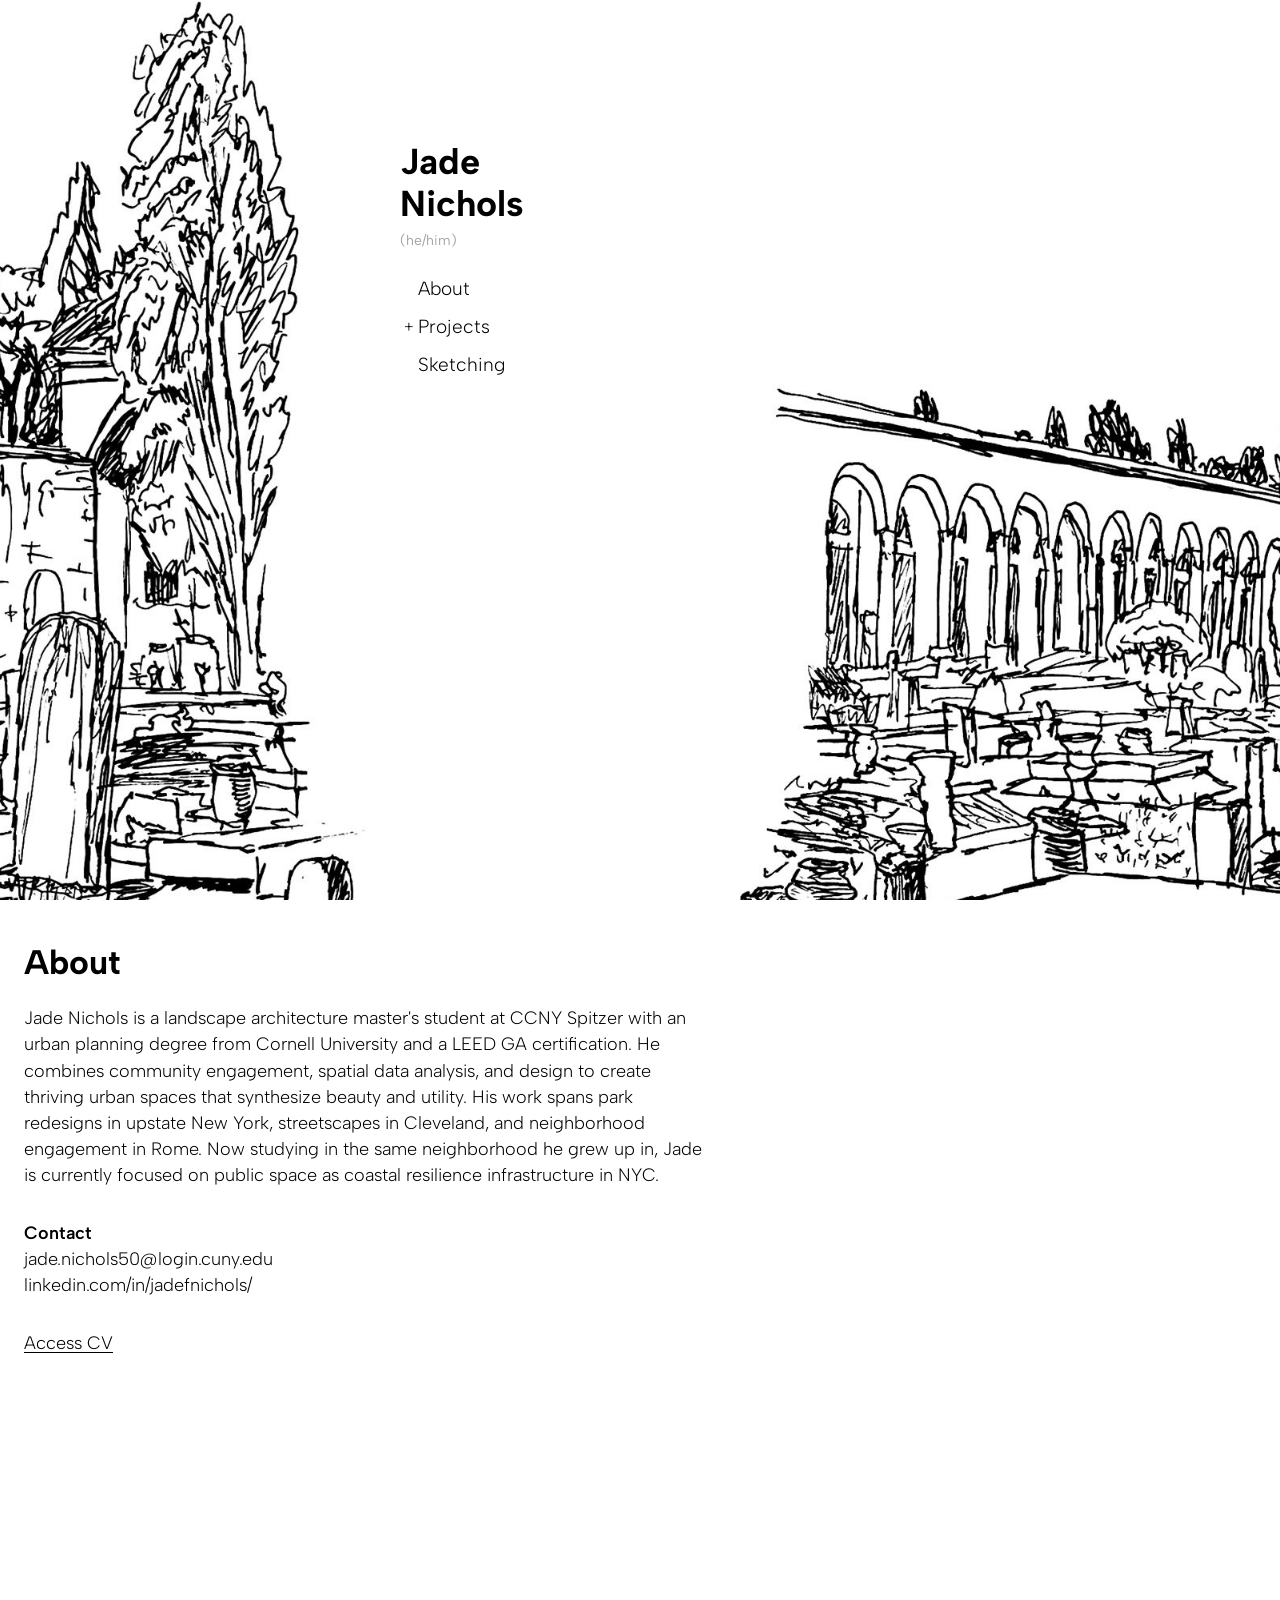
<file: index.html>
<!doctype html>
<html lang="en">
<head>
  <meta charset="utf-8">
  <meta name="viewport" content="width=device-width, initial-scale=1">
  <title>Jade Nichols</title>
  <meta name="description" content="Jade Nichols is a landscape architecture master's student combining community engagement, spatial data analysis, and design.">
  <link rel="icon" type="image/png" sizes="32x32" href="assets/favicon-32.png">
  <link rel="icon" type="image/png" sizes="512x512" href="assets/icon-512.png">
  <link rel="apple-touch-icon" href="assets/apple-touch-icon.png">
  <meta property="og:type" content="website">
  <meta property="og:site_name" content="Jade Nichols">
  <meta property="og:title" content="Jade Nichols">
  <meta property="og:description" content="Jade Nichols is a landscape architecture master's student combining community engagement, spatial data analysis, and design.">
  <meta property="og:url" content="https://jadenichols.me/">
  <meta property="og:image" content="https://jadenichols.me/assets/sketch-wide.jpg">
  <meta name="twitter:card" content="summary_large_image">
  <link rel="preload" href="assets/fonts/albert-sans.woff2" as="font" type="font/woff2" crossorigin>
  <link rel="stylesheet" href="assets/site.css">
  <link rel="stylesheet" href="assets/home.css">
  <script src="assets/home.js" defer></script>
</head>
<body class="home">
  <div class="hero">
  <header class="intro">
    <h1 class="name"><a href="./" id="home-link">Jade<br>Nichols</a></h1>
    <p class="pronouns">(he/him)</p>

    <nav aria-label="Main">
      <ul class="menu">
        <li><a class="menu-link" href="#about">About</a></li>
        <li>
          <button class="menu-link" id="projects-toggle" type="button" aria-expanded="false" aria-controls="projects-list">
            <span class="marker" aria-hidden="true"></span>Projects
          </button>
          <div class="dropdown" id="projects-list">
            <ul class="projects">
              <li><a href="projects/greitzer-memorial-park/">Greitzer Memorial Park</a></li>
              <li><a href="projects/before-the-stadium/">Before the Stadium</a></li>
              <li><a href="projects/reconnecting-across-chester/">Reconnecting Across Chester</a></li>
              <li><a href="projects/mcda-for-the-opc/">MCDA for the OPC</a></li>
              <li><a href="projects/synergy/">Synergy: A Social Wellness Hub</a></li>
              <li><a href="projects/complete-ing-south-main/">Complete-ing South Main</a></li>
              <li><a href="projects/event-emissions/">Emissions Calculator</a></li>
              <li><a href="projects/third-rail/">Third Rail</a></li>
              <li><a href="projects/spomen-dom/">Spomen Dom</a></li>
            </ul>
          </div>
        </li>
        <li class="menu-sketching"><a class="menu-link" id="sketching-link" href="sketching/">Sketching</a></li>
      </ul>
    </nav>
  </header>

  <div class="sketch" role="img" aria-label="Ink sketch of a cemetery: cypress trees and gravestones on the left, a long arcade and stone tombs on the right.">
    <div class="sketch-left"></div>
    <div class="sketch-right"></div>
    <div class="sk-base"></div>
    <div class="sk-overlay"></div>
  </div>

  <div class="sk-ui">
    <a class="sk-back" href="./">
      <svg viewBox="0 0 29 10" aria-hidden="true"><path d="M8 5H29" fill="none"/><path d="M0 5 9 1.5V8.500Z" stroke="none"/></svg>Back
    </a>
    <a class="sk-title" href="#sketch-1">
      <span class="sk-word">Sketching</span>
      <svg class="sk-arrow" viewBox="0 0 10 28" aria-hidden="true"><path d="M5 0V20" fill="none"/><path d="M5 28 1.500 19H8.500Z" stroke="none"/></svg>
    </a>
  </div>
  </div>

  <main class="about" id="about">
    <h2>About</h2>
    <p class="bio">Jade Nichols is a landscape architecture master's student at CCNY Spitzer with an urban planning degree from Cornell University and a LEED GA certification. He combines community engagement, spatial data analysis, and design to create thriving urban spaces that synthesize beauty and utility. His work spans park redesigns in upstate New York, streetscapes in Cleveland, and neighborhood engagement in Rome. Now studying in the same neighborhood he grew up in, Jade is currently focused on public space as coastal resilience infrastructure in NYC.</p>

    <div class="contact">
      <h3>Contact</h3>
      <a href="mailto:jade.nichols50@login.cuny.edu">jade.nichols50@login.cuny.edu</a>
      <a href="https://www.linkedin.com/in/jadefnichols/" target="_blank" rel="noopener">linkedin.com/in/jadefnichols/</a>
    </div>

    <a class="cv" href="assets/cv.pdf" target="_blank" rel="noopener">Access CV</a>
  </main>
</body>
</html>
</file>
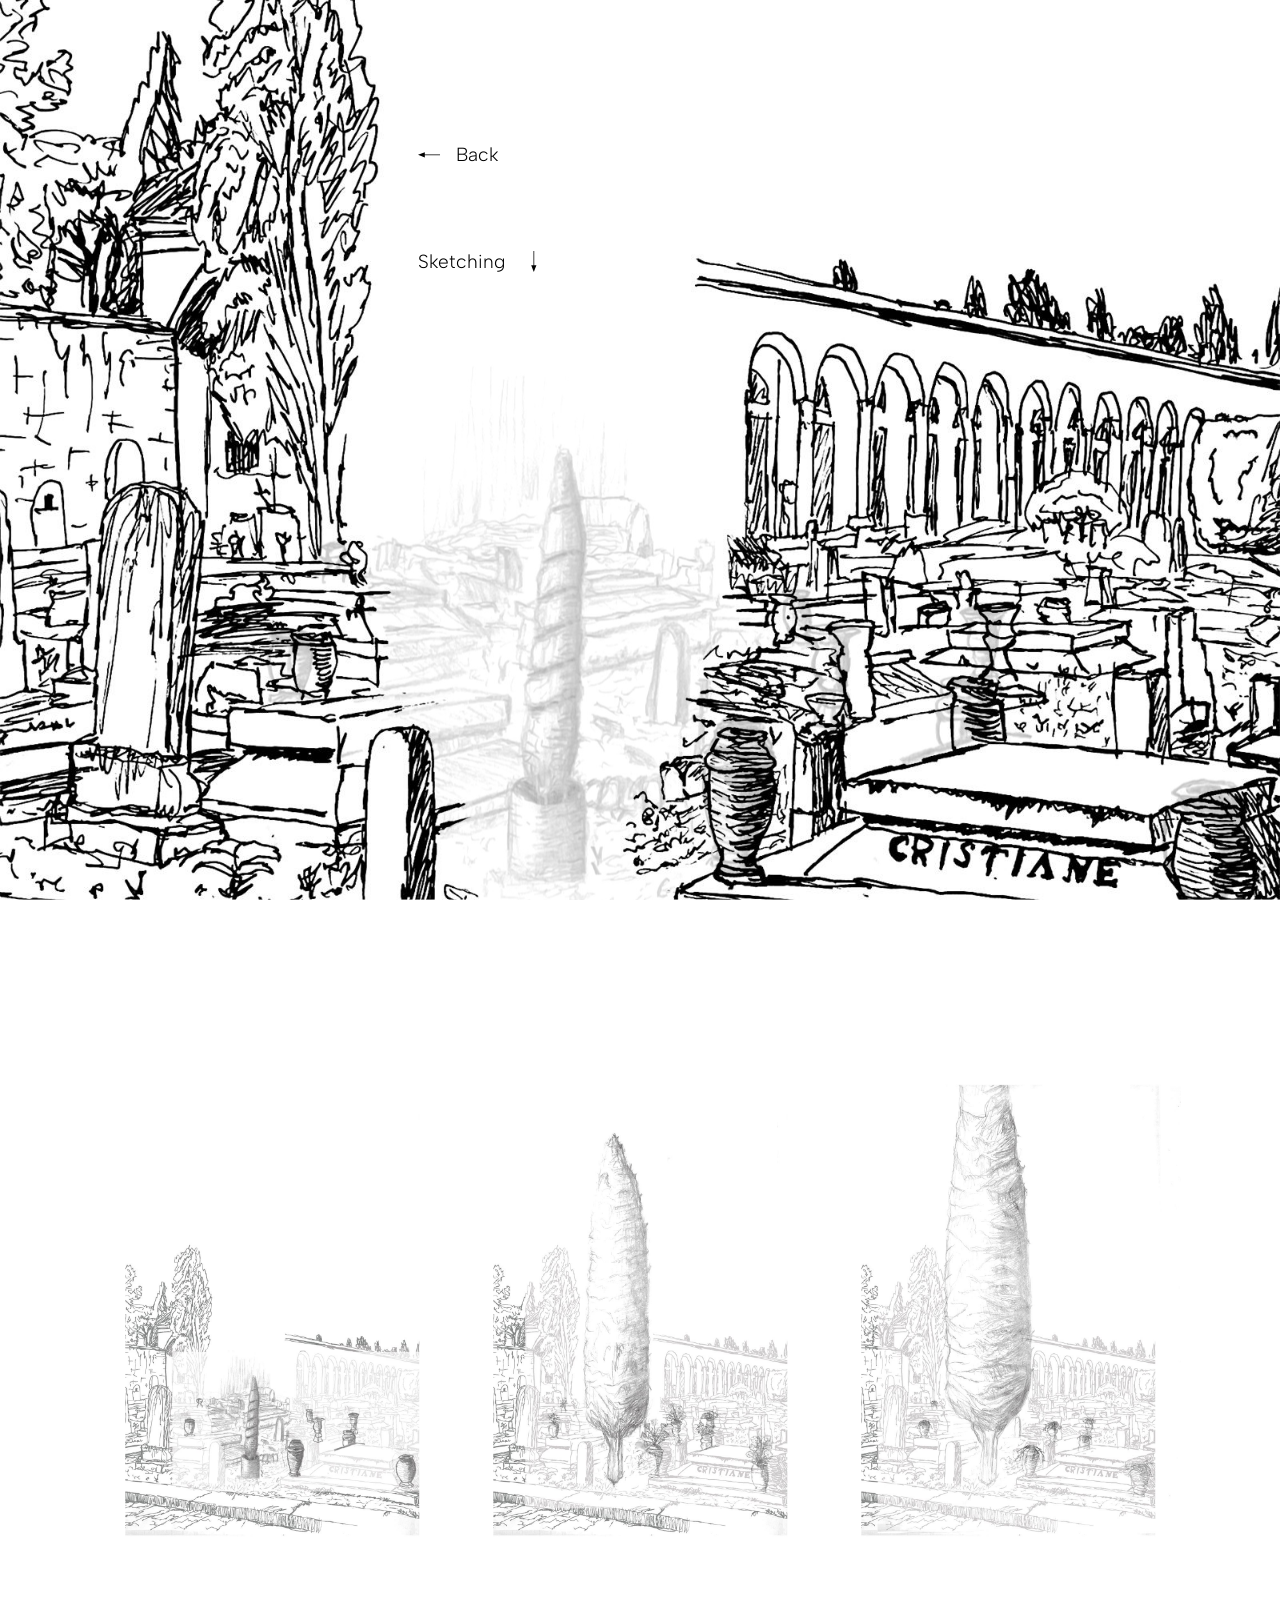
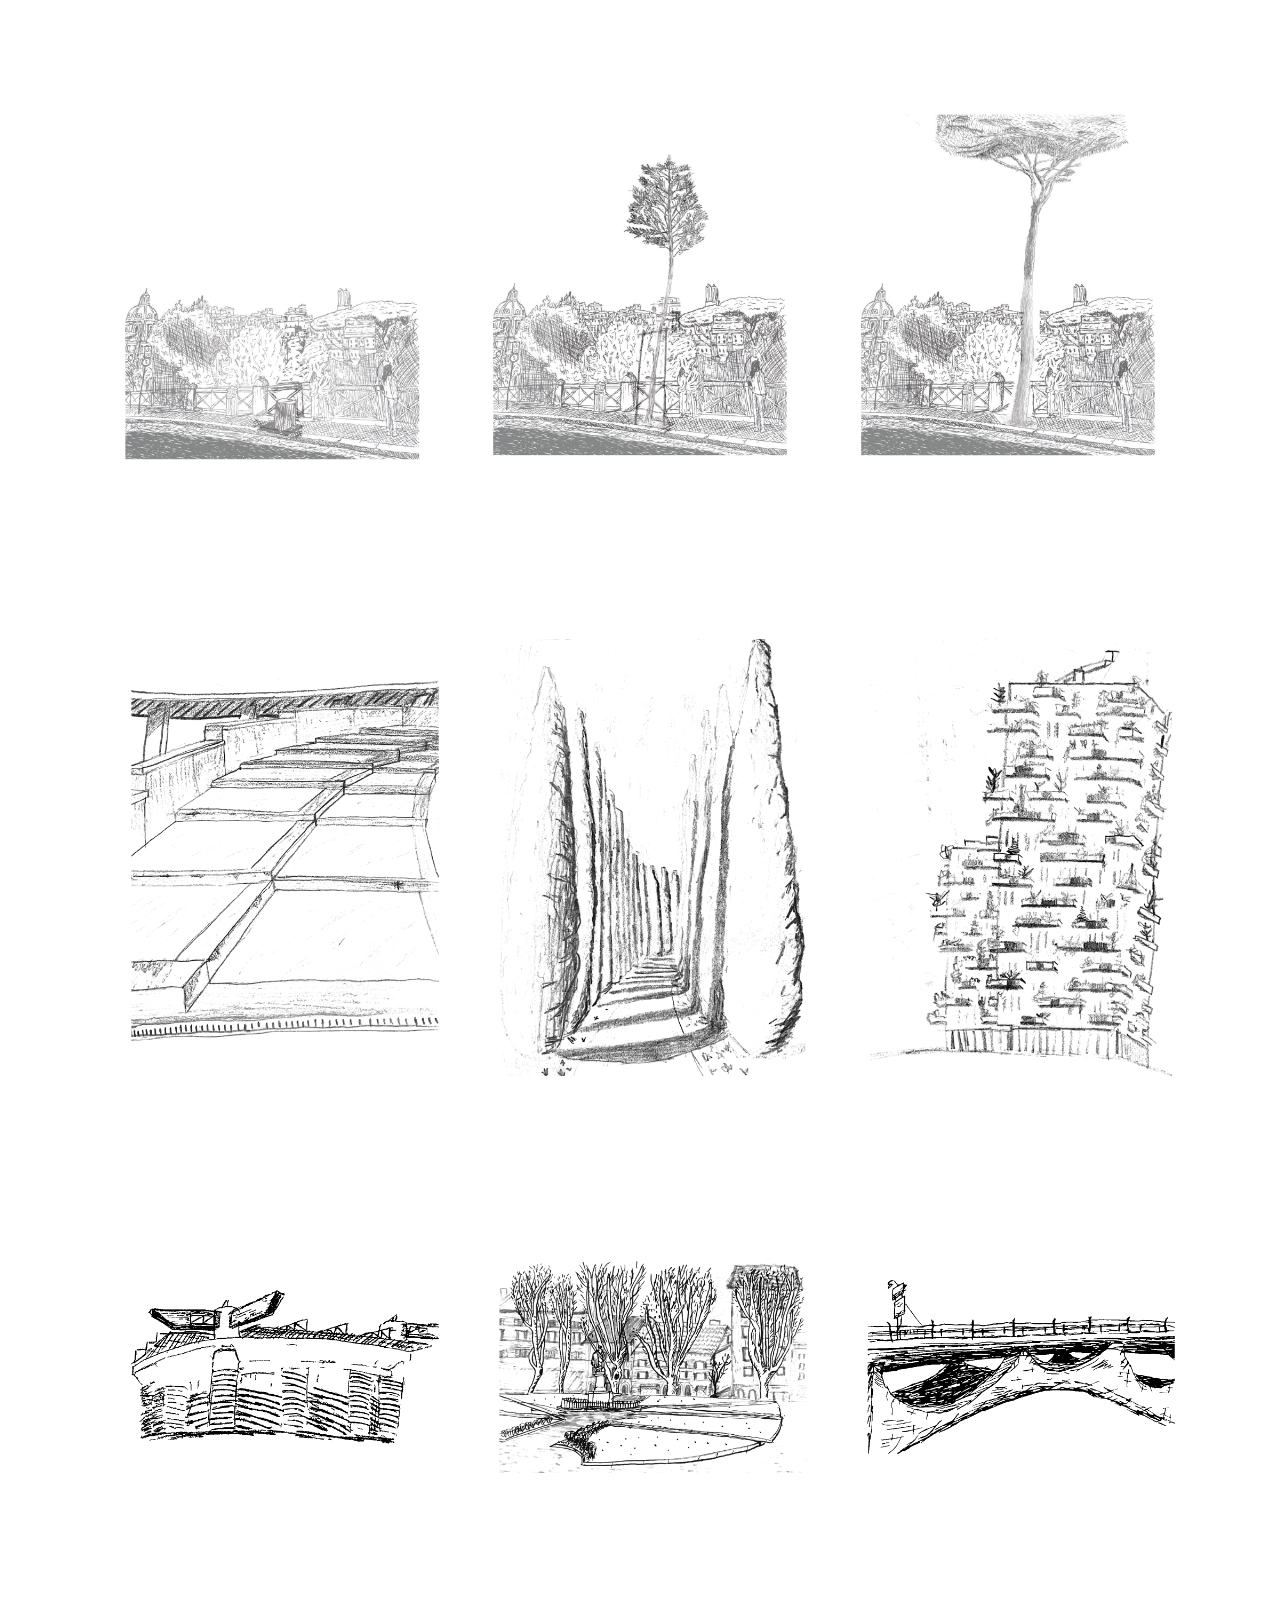
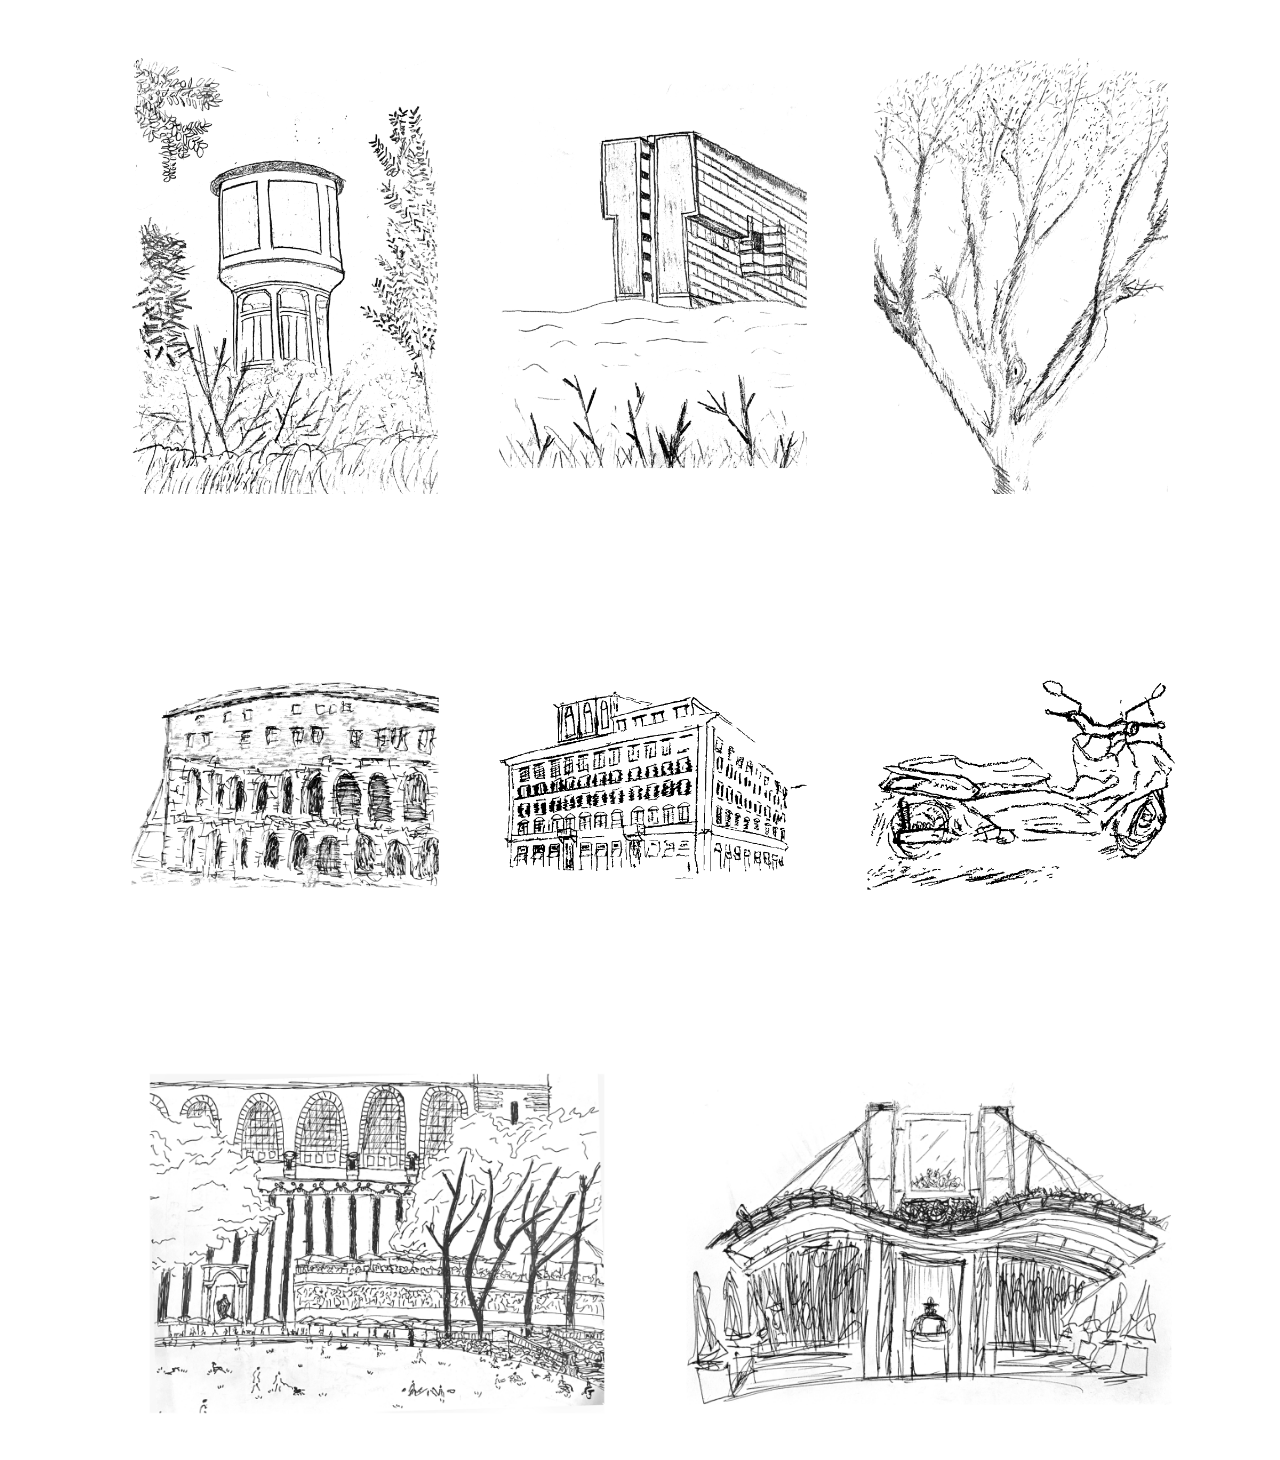
<file: sketching/index.html>
<!doctype html>
<html lang="en" class="sketching">
<head>
  <meta charset="utf-8">
  <meta name="viewport" content="width=device-width, initial-scale=1">
  <title>Sketching | Jade Nichols</title>
  <meta name="description" content="Pencil and ink sketches by Jade Nichols.">
  <link rel="icon" type="image/png" sizes="32x32" href="../assets/favicon-32.png">
  <link rel="icon" type="image/png" sizes="512x512" href="../assets/icon-512.png">
  <link rel="apple-touch-icon" href="../assets/apple-touch-icon.png">
  <meta property="og:type" content="website">
  <meta property="og:site_name" content="Jade Nichols">
  <meta property="og:title" content="Sketching | Jade Nichols">
  <meta property="og:description" content="Pencil and ink sketches by Jade Nichols.">
  <meta property="og:url" content="https://jadenichols.me/sketching/">
  <meta property="og:image" content="https://jadenichols.me/assets/sketch-wide.jpg">
  <meta name="twitter:card" content="summary_large_image">
  <link rel="preload" href="../assets/fonts/albert-sans.woff2" as="font" type="font/woff2" crossorigin>
  <link rel="stylesheet" href="../assets/site.css">
  <link rel="stylesheet" href="../assets/home.css">
  <script src="../assets/home.js" defer></script>
</head>
<body class="home">
  <div class="hero">
    <div class="sketch" role="img" aria-label="Ink sketch of a cemetery with a pencil drawing of a pillar and urns laid over it.">
      <div class="sketch-left"></div>
      <div class="sketch-right"></div>
      <div class="sk-base"></div>
      <div class="sk-overlay"></div>
    </div>

    <div class="sk-ui">
      <a class="sk-back" href="../">
        <svg viewBox="0 0 29 10" aria-hidden="true"><path d="M8 5H29" fill="none"/><path d="M0 5 9 1.5V8.500Z" stroke="none"/></svg>Back
      </a>
      <a class="sk-title" href="#sketch-1">
        <span class="sk-word">Sketching</span>
        <svg class="sk-arrow" viewBox="0 0 10 28" aria-hidden="true"><path d="M5 0V20" fill="none"/><path d="M5 28 1.500 19H8.500Z" stroke="none"/></svg>
      </a>
    </div>
  </div>

  <div class="sk-pages">
    <section class="sk-page" id="sketch-1" aria-label="Cypress sketches">
      <img src="../assets/sketching-1a.jpg" width="1000" height="1420" loading="lazy" alt="Pencil drawing of a slender spiral pillar and scattered urns, laid over a faint ink sketch of the cemetery.">
      <img src="../assets/sketching-1b.jpg" width="1000" height="1420" loading="lazy" alt="The same cemetery scene, with a tall pencil cypress tree and urns holding flowers.">
      <img src="../assets/sketching-1c.jpg" width="1000" height="1420" loading="lazy" alt="The same cemetery scene, with the cypress grown past the top of the frame and plants in the urns.">
    </section>

    <section class="sk-page" id="sketch-2" aria-label="Umbrella pine sketches">
      <img src="../assets/sketching-2a.jpg" width="1000" height="1100" loading="lazy" alt="Ink drawing of a street above a city of domes and rooftops, with people at a railing and a tree stump on the pavement.">
      <img src="../assets/sketching-2b.jpg" width="1000" height="1100" loading="lazy" alt="The same street, with a young pine tree staked where the stump was.">
      <img src="../assets/sketching-2c.jpg" width="1000" height="1100" loading="lazy" alt="The same street, with the pine grown into a tall umbrella pine.">
    </section>

    <!-- Rows of single sketches: three vertical, three horizontal, repeating. -->
    <section class="sk-page sk-row" id="sketch-3" aria-label="Sketches">
      <img src="../assets/sketching-3a.png" width="1200" height="1704" loading="lazy" alt="Pencil sketch of wide concrete steps seen from above, under a hatched overhang.">
      <img src="../assets/sketching-3b.png" width="1200" height="1704" loading="lazy" alt="Pencil sketch of a path running between two rows of tall cypress trees.">
      <img src="../assets/sketching-3c.png" width="1200" height="1704" loading="lazy" alt="Pencil sketch of a tower with plants spilling over its staggered balconies.">
    </section>

    <section class="sk-page sk-row sk-row-wide" id="sketch-4" aria-label="Sketches">
      <img src="../assets/sketching-4a.png" width="1200" height="840" loading="lazy" alt="Pencil sketch of a stadium with ribbed walls and a long roof truss.">
      <img src="../assets/sketching-4b.png" width="1200" height="840" loading="lazy" alt="Ink sketch of bare trees around a statue in a park, with buildings behind.">
      <img src="../assets/sketching-4c.png" width="1200" height="840" loading="lazy" alt="Ink sketch of a bridge with a railing over dark arches.">
    </section>

    <section class="sk-page sk-row" id="sketch-5" aria-label="Sketches">
      <img src="../assets/sketching-5a.png" width="1200" height="1704" loading="lazy" alt="Pencil sketch of a water tower framed by leafy branches and tall grass.">
      <img src="../assets/sketching-5b.png" width="1200" height="1704" loading="lazy" alt="Pencil sketch of a tall modernist apartment block above an open field of grass.">
      <img src="../assets/sketching-5c.png" width="1200" height="1704" loading="lazy" alt="Pencil sketch of a bare tree with its branches spreading wide.">
    </section>

    <section class="sk-page sk-row sk-row-wide" id="sketch-6" aria-label="Sketches">
      <img src="../assets/sketching-6a.png" width="1200" height="840" loading="lazy" alt="Ink sketch of an ancient amphitheatre's arched facade.">
      <img src="../assets/sketching-6b.png" width="1200" height="840" loading="lazy" alt="Ink sketch of a large corner building with rows of shuttered windows.">
      <img src="../assets/sketching-6c.png" width="1200" height="840" loading="lazy" alt="Pencil sketch of a parked scooter.">
    </section>

    <section class="sk-page sk-row sk-row-wide sk-pair" id="sketch-7" aria-label="Sketches">
      <img src="../assets/sketching-7a.png" width="1200" height="840" loading="lazy" alt="Pen sketch of a grand arched building front with columns behind bare trees, above a lawn with people sitting and walking.">
      <img src="../assets/sketching-7b.png" width="1200" height="840" loading="lazy" alt="Loose pen sketch of a pavilion with a wavy planted roof and tall glass walls, a figure standing in its doorway.">
    </section>
  </div>
</body>
</html>
</file>
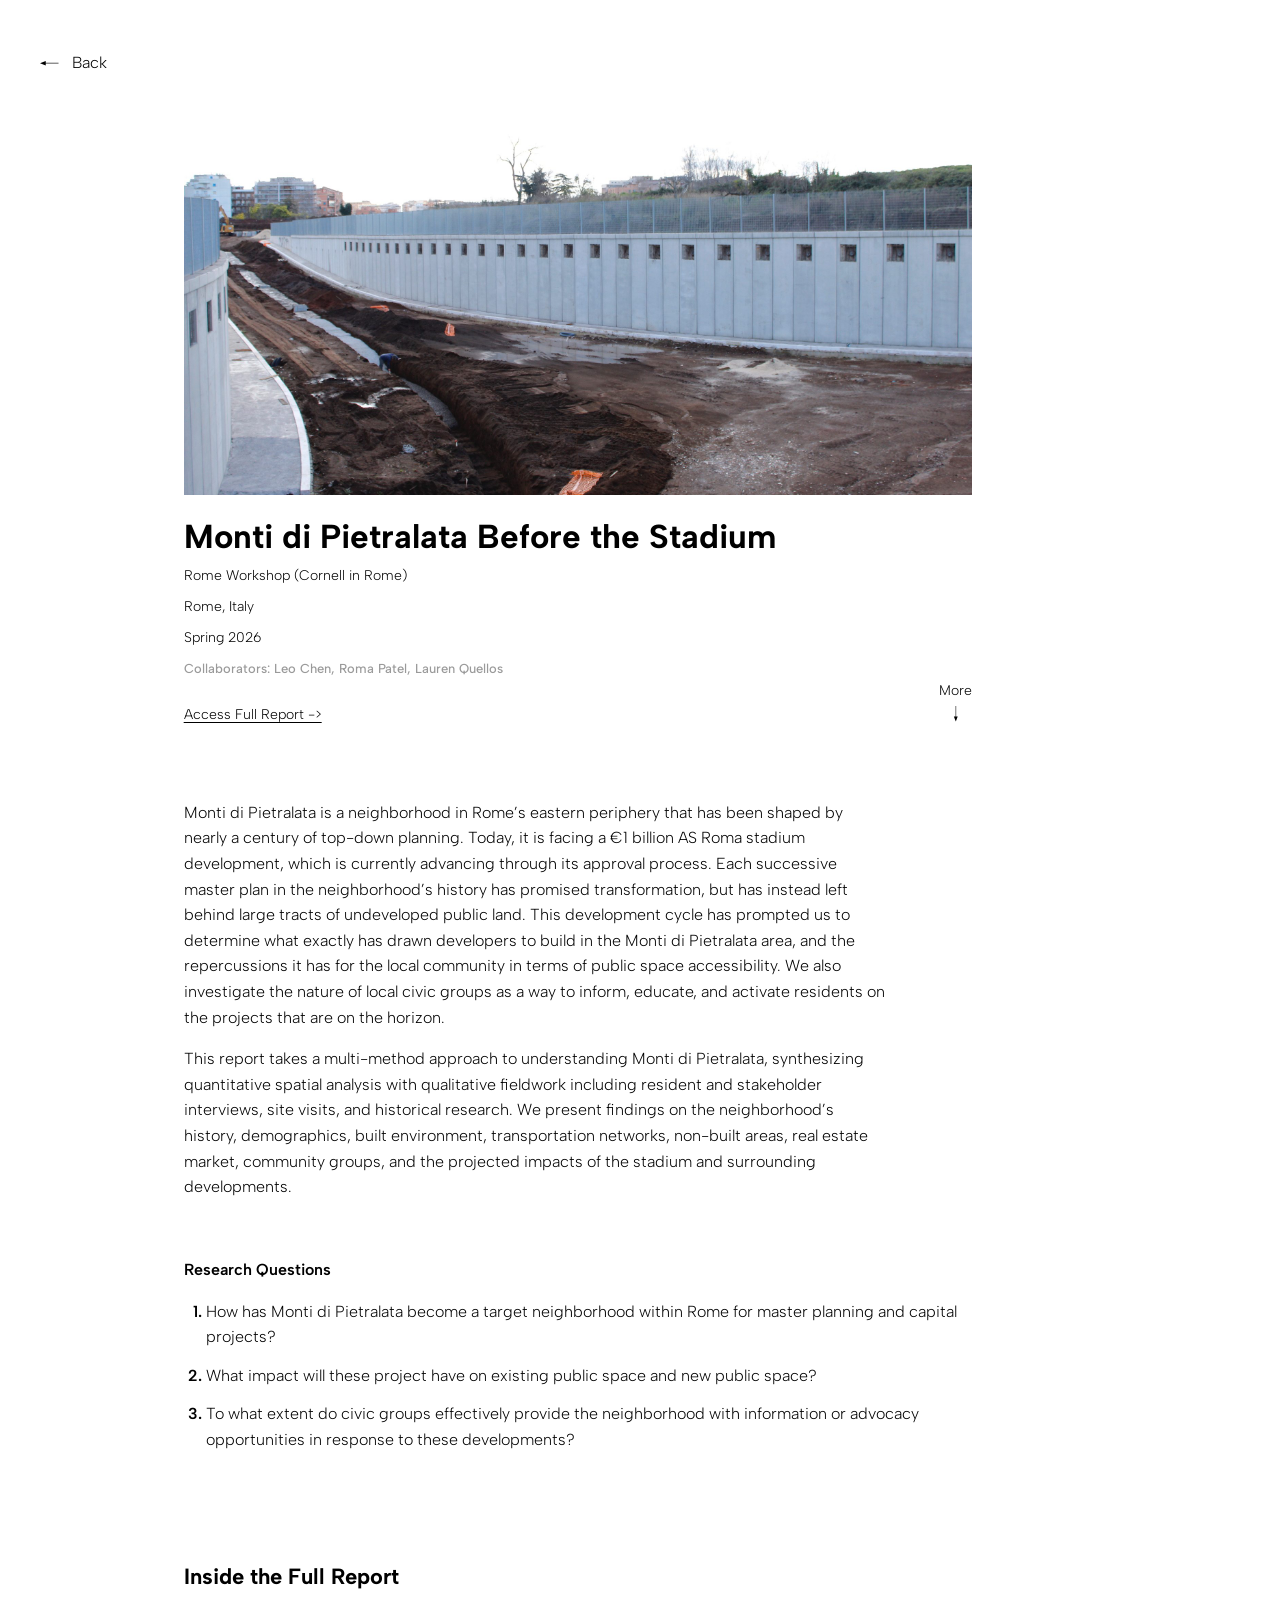
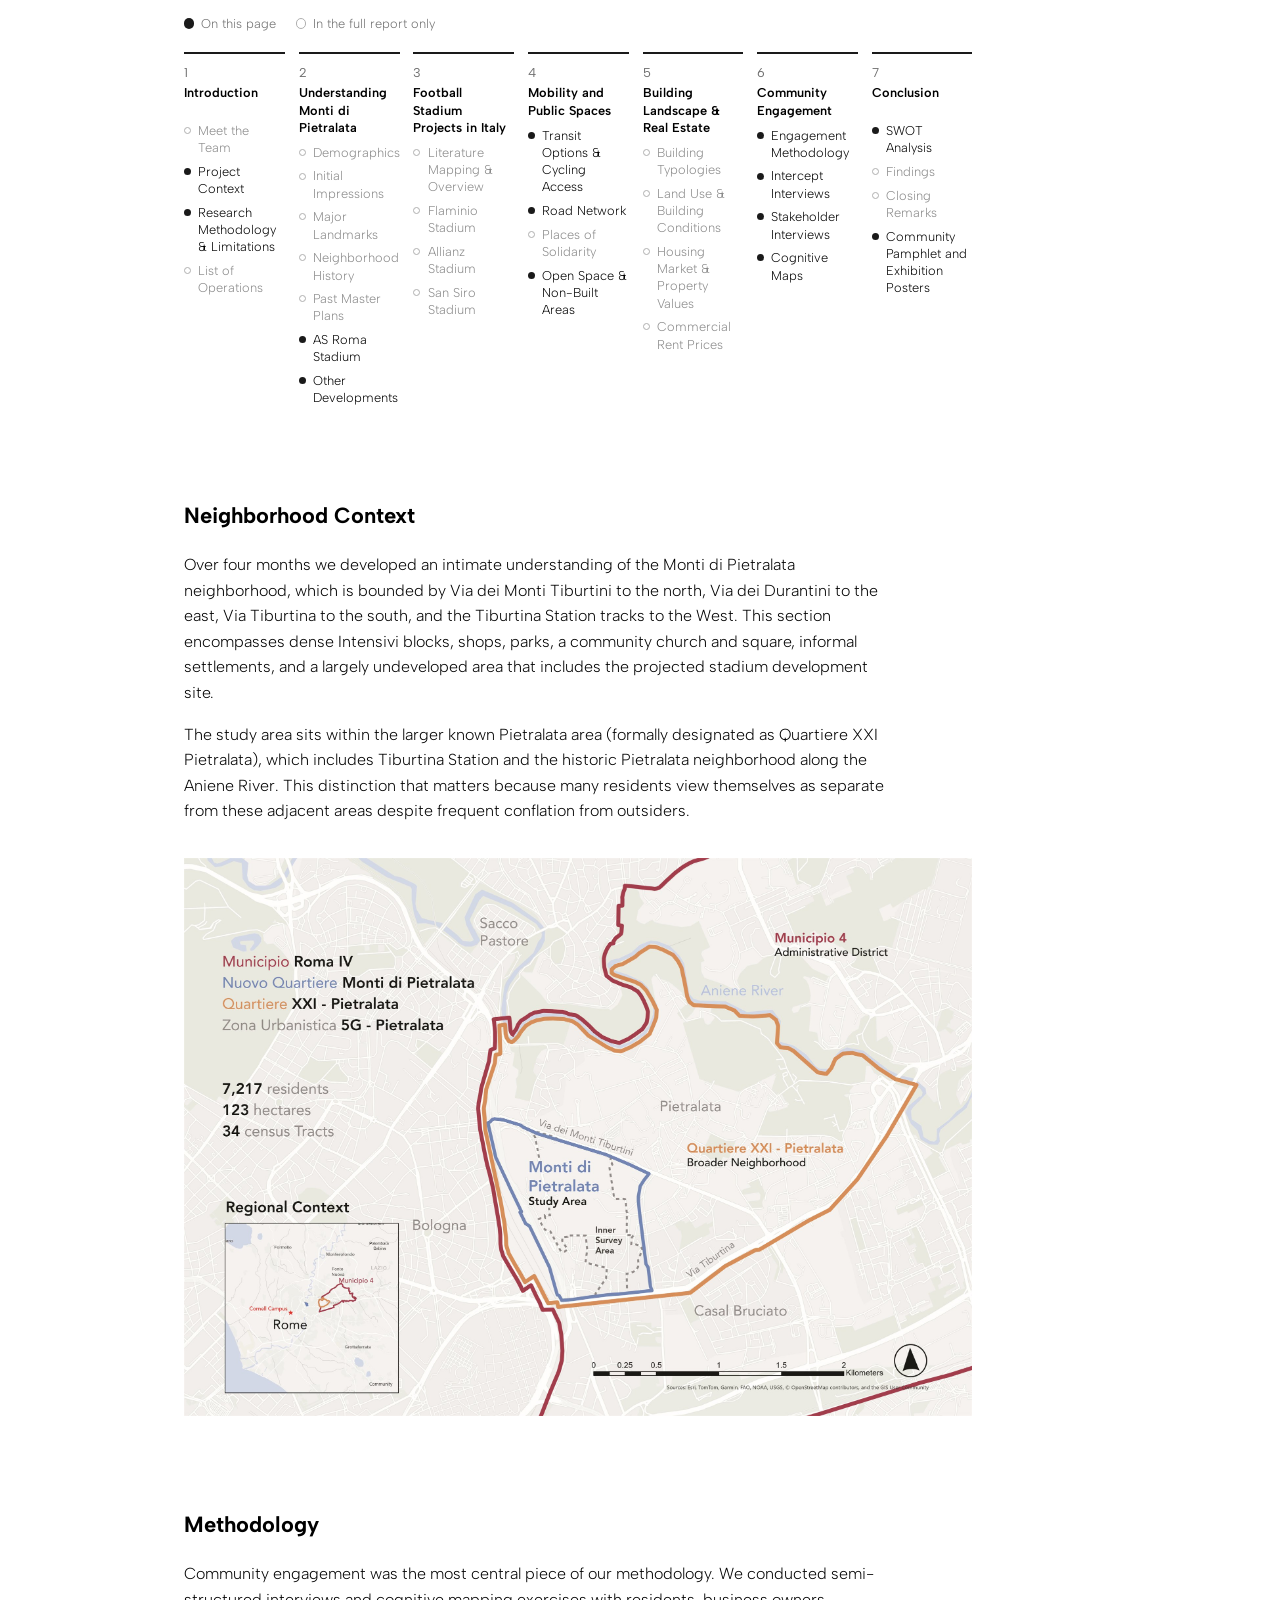
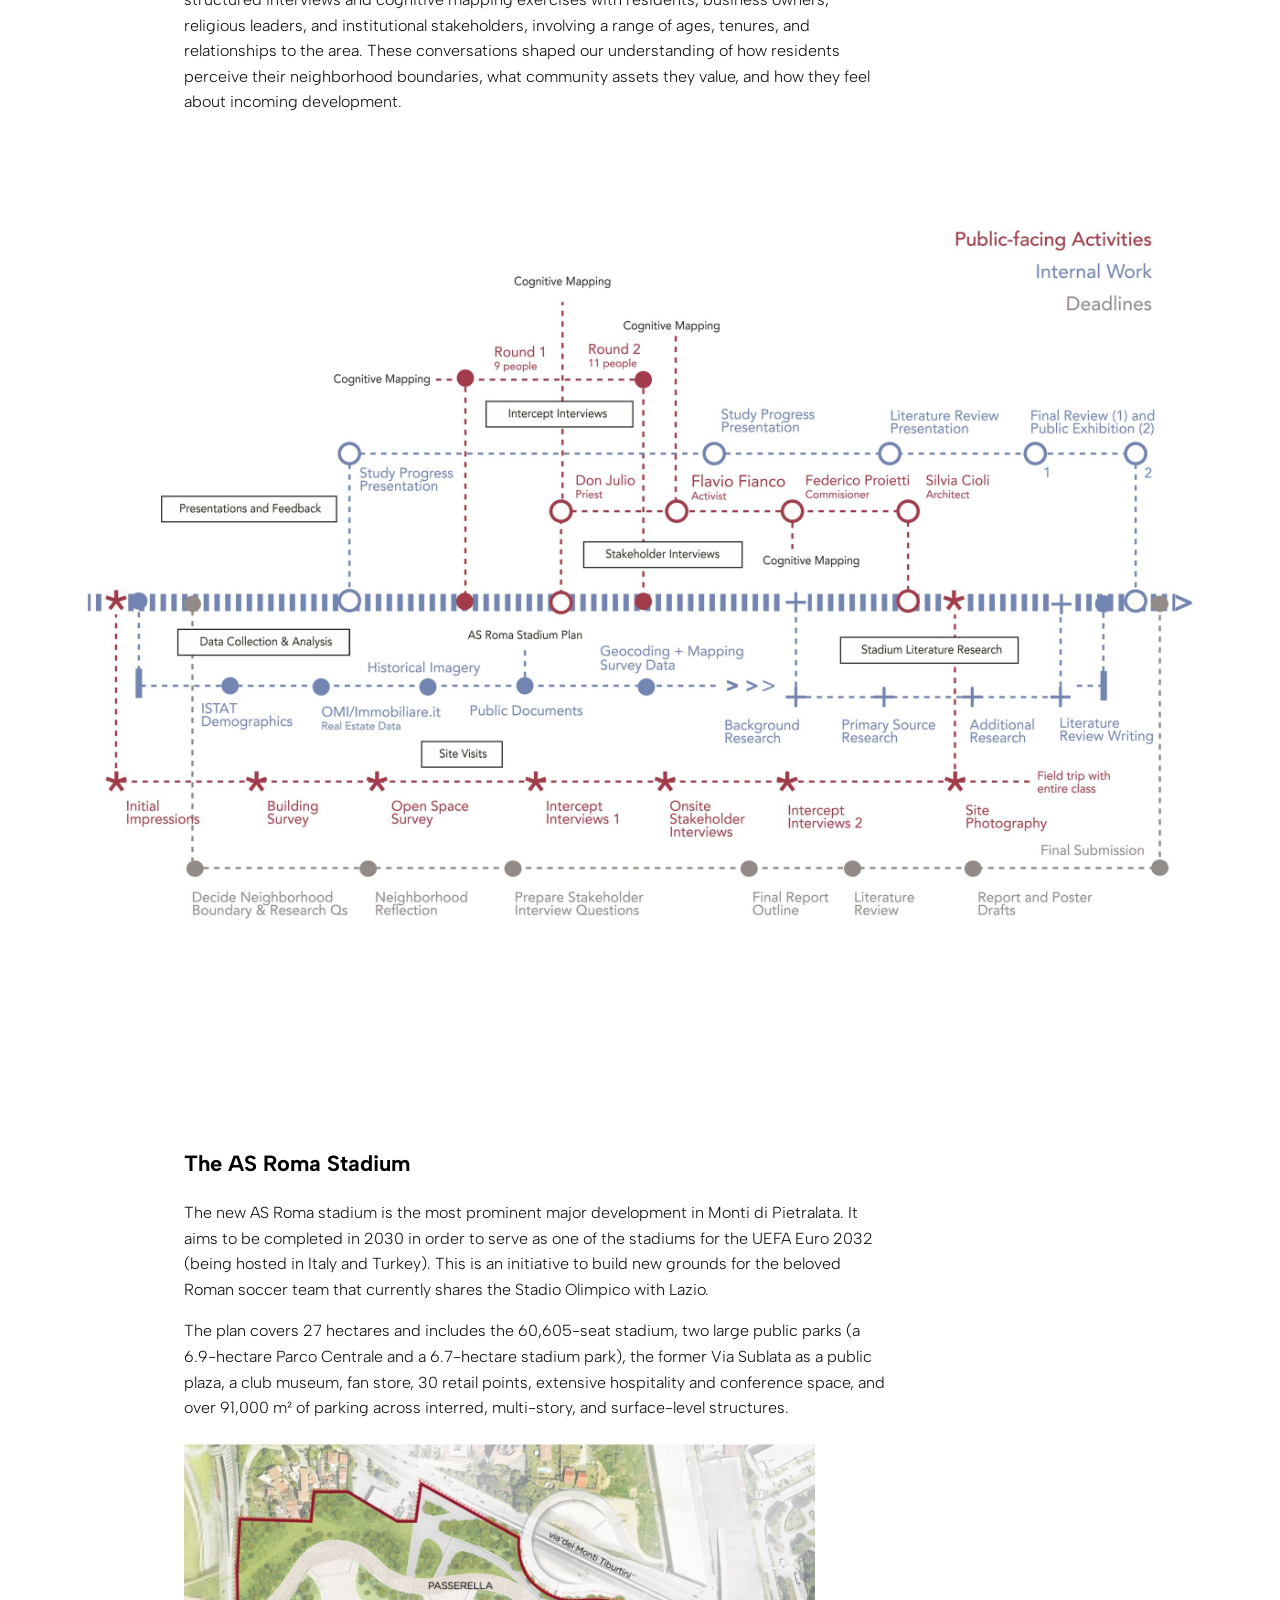
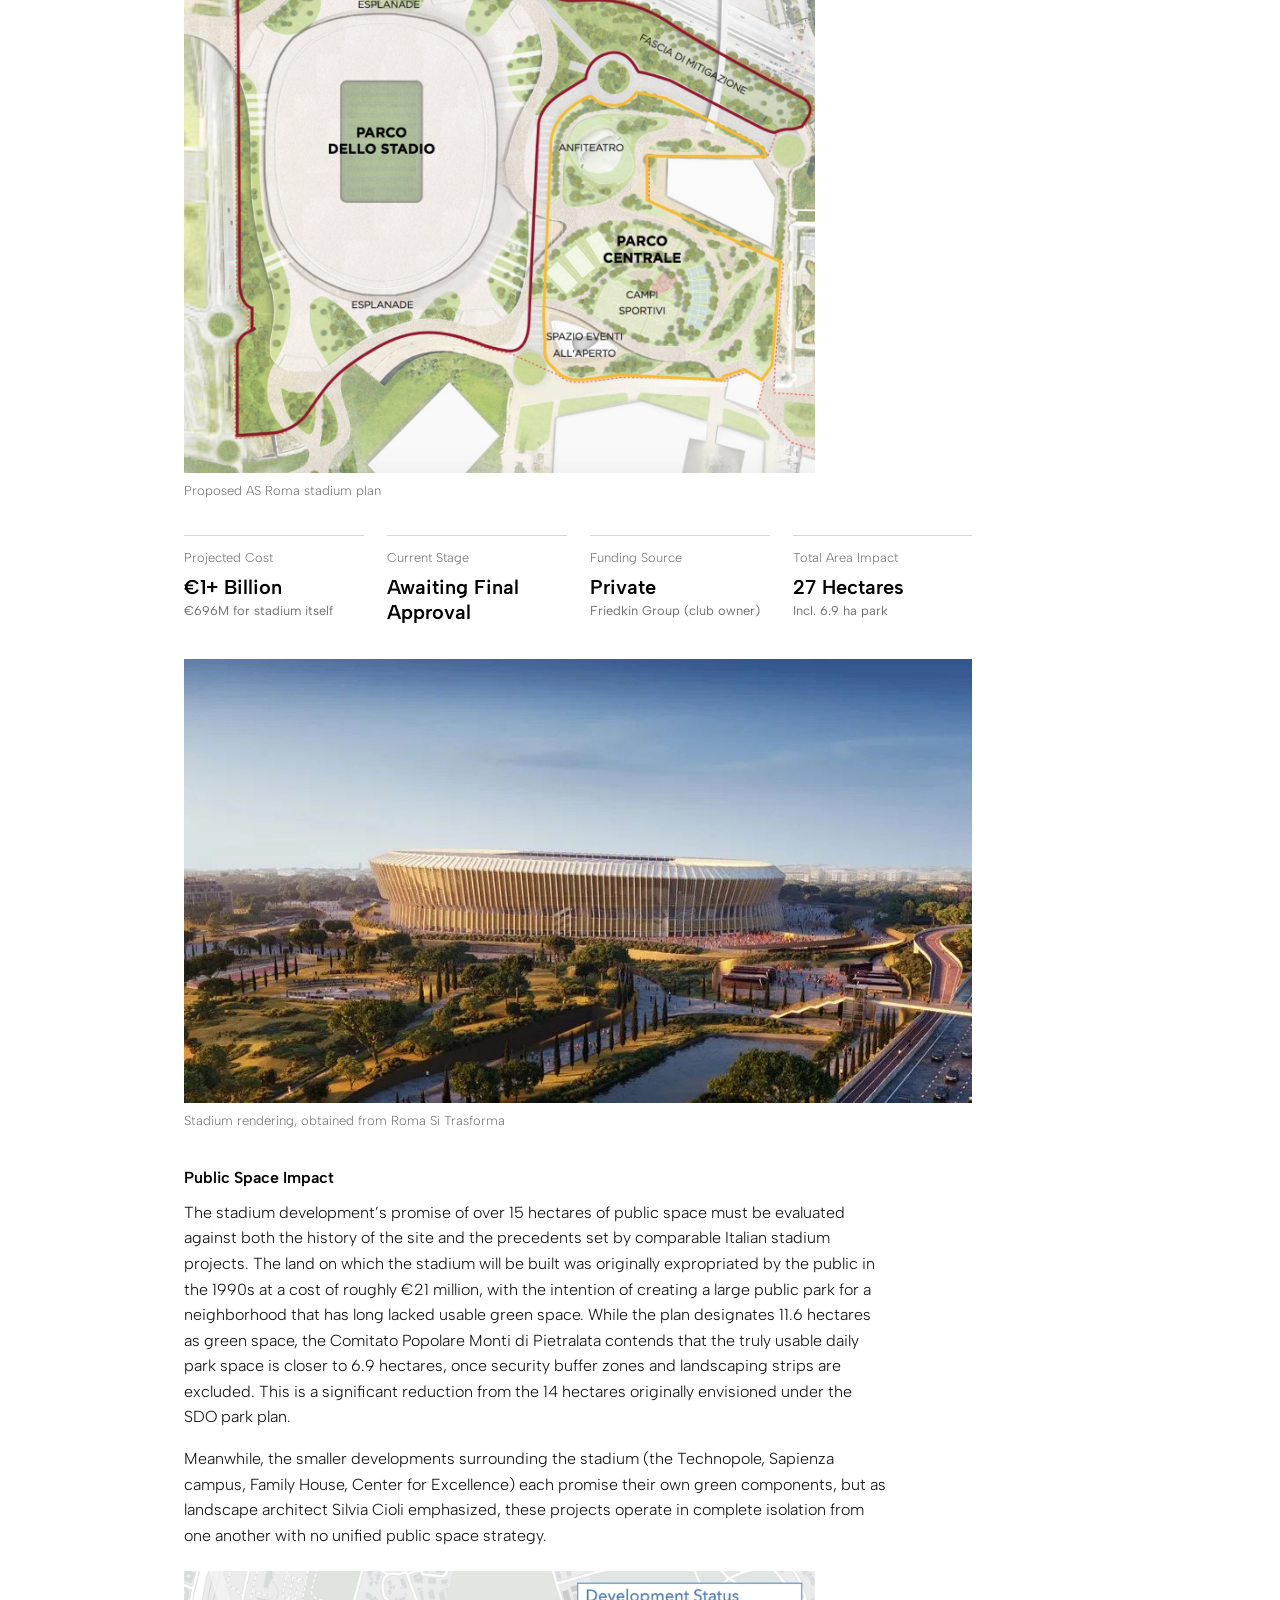
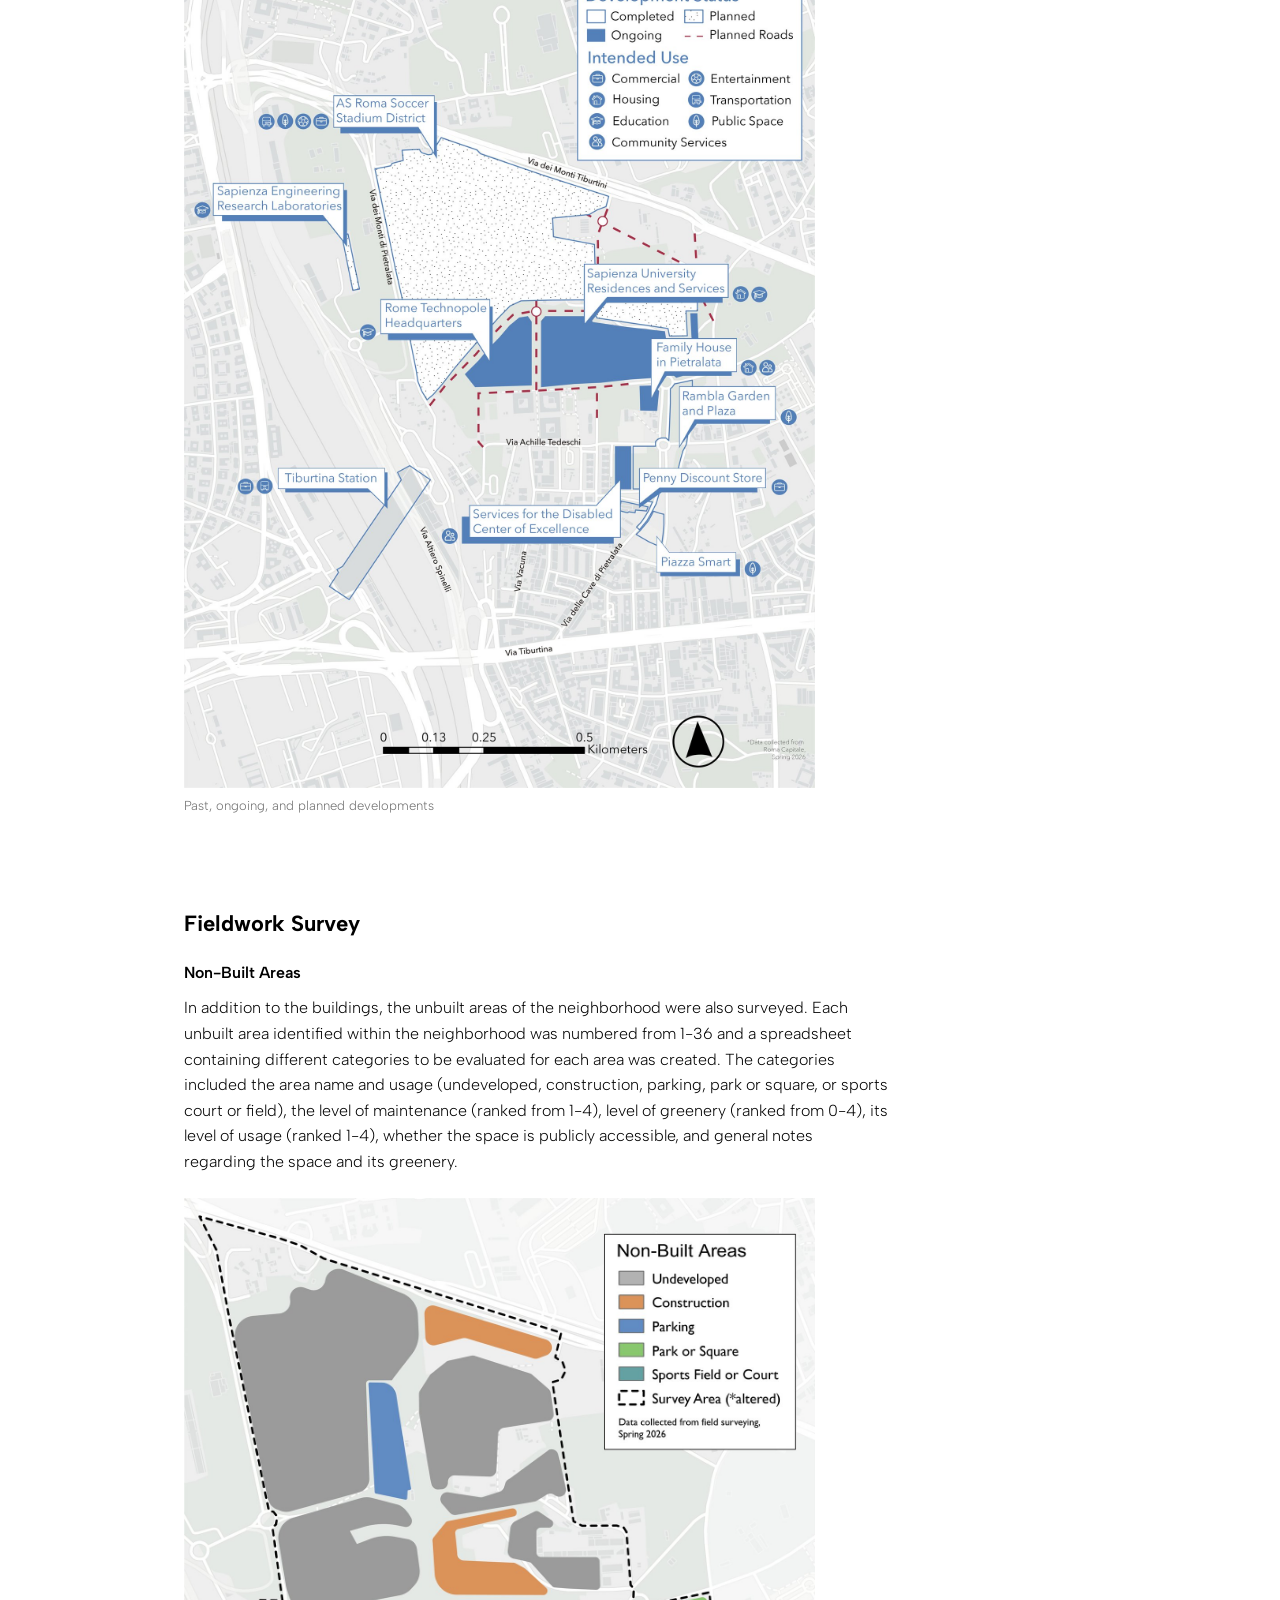
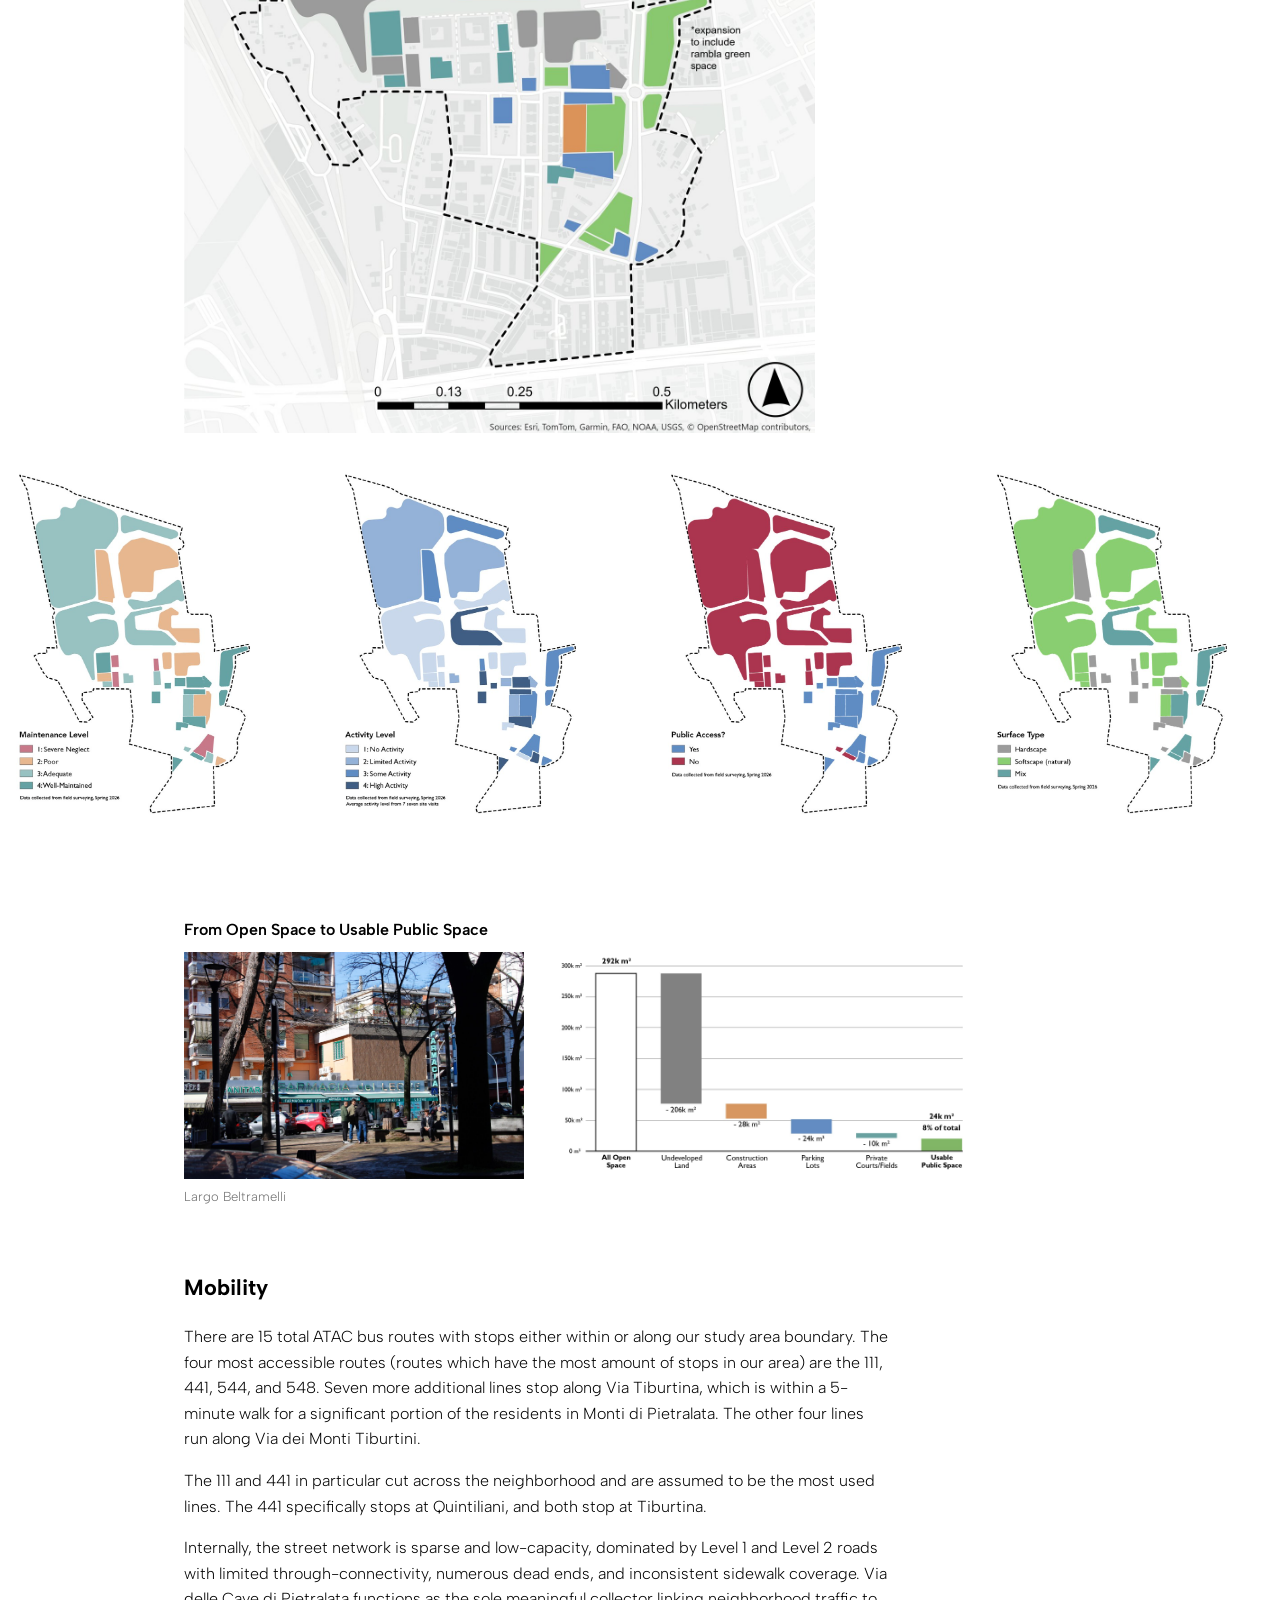
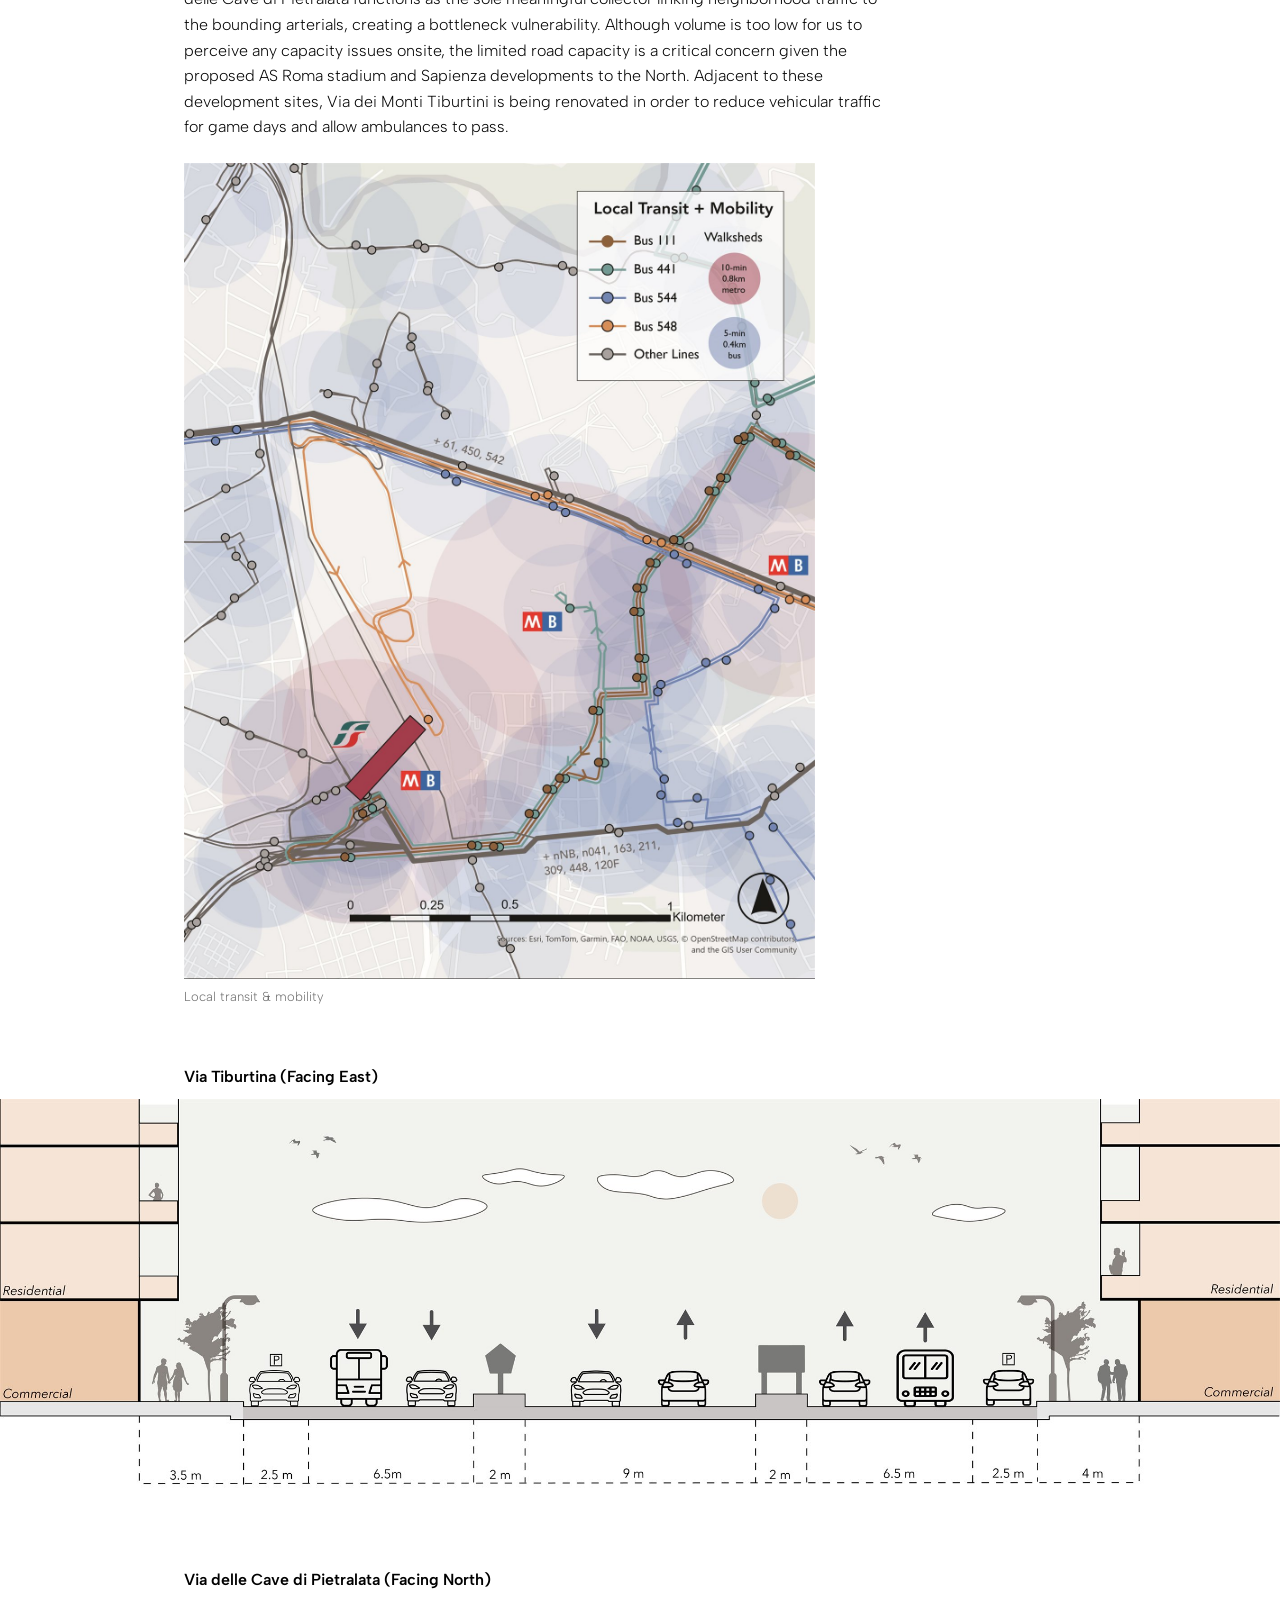
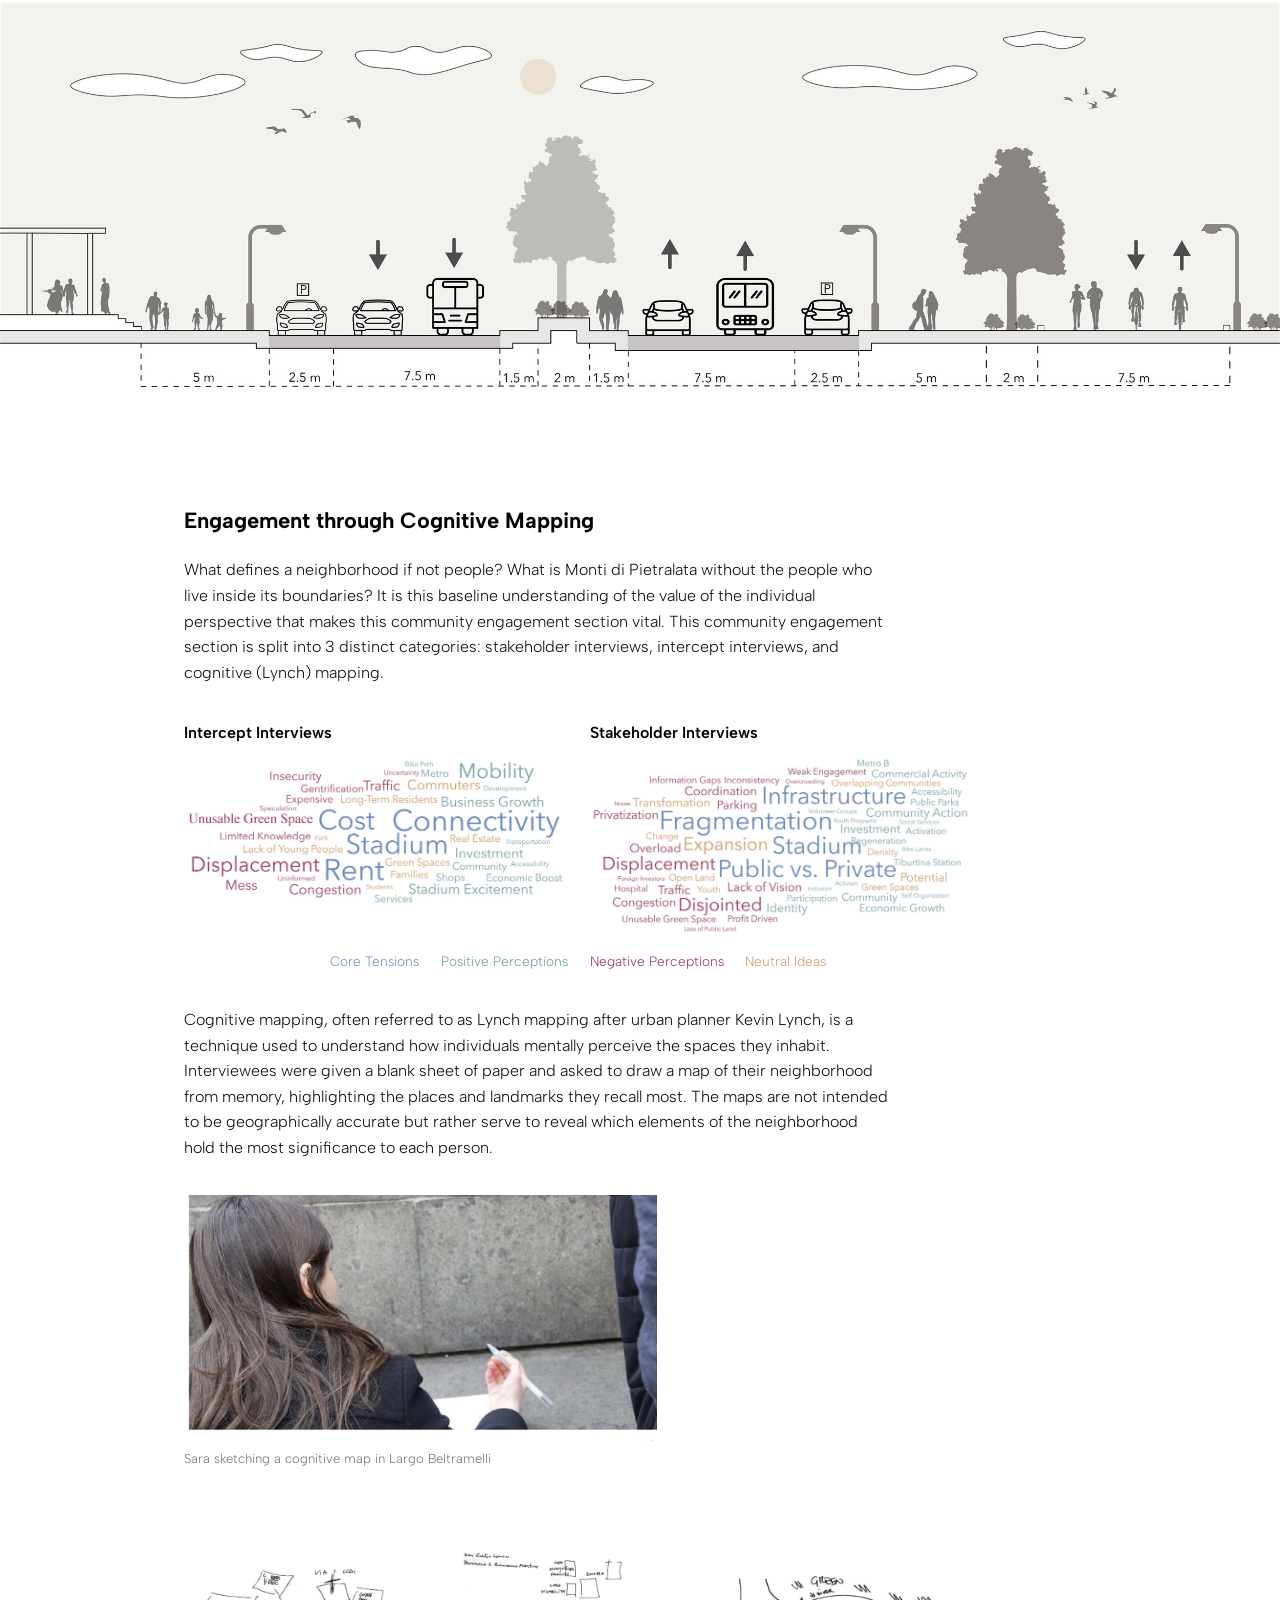
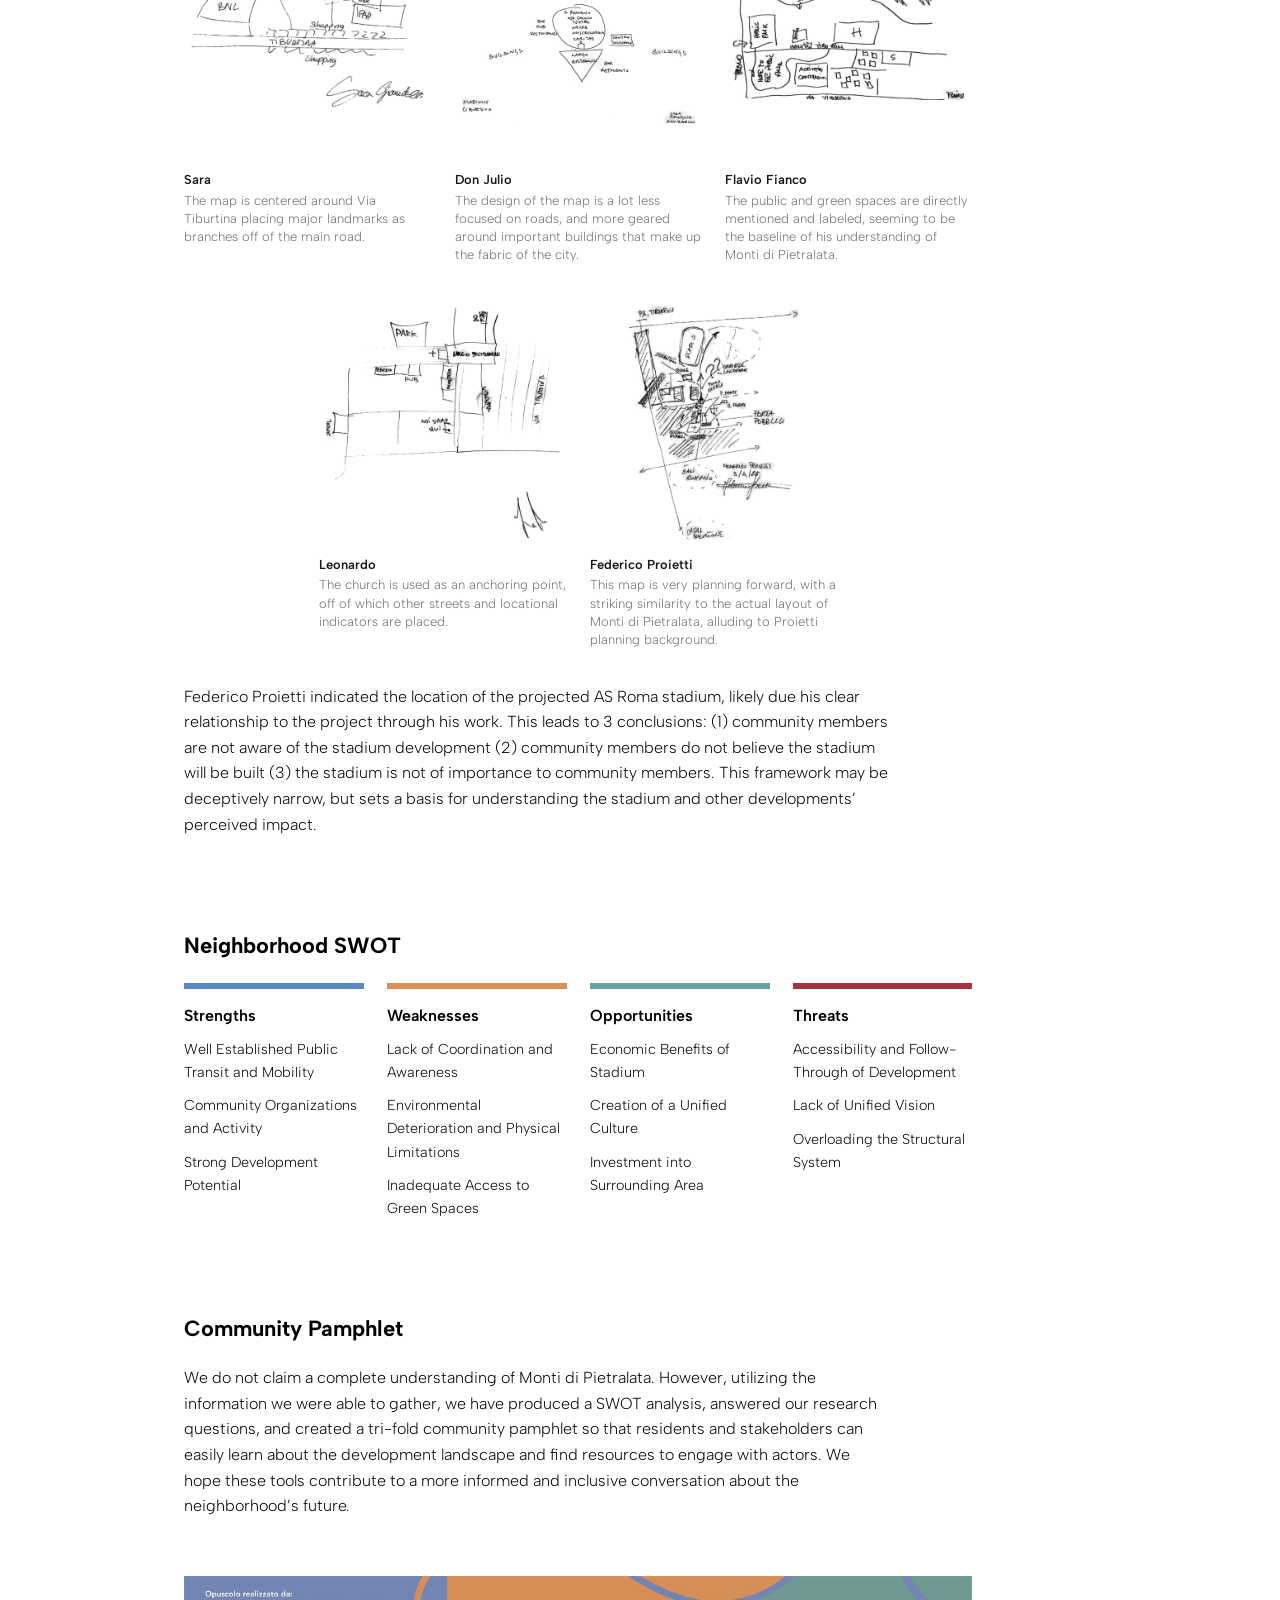
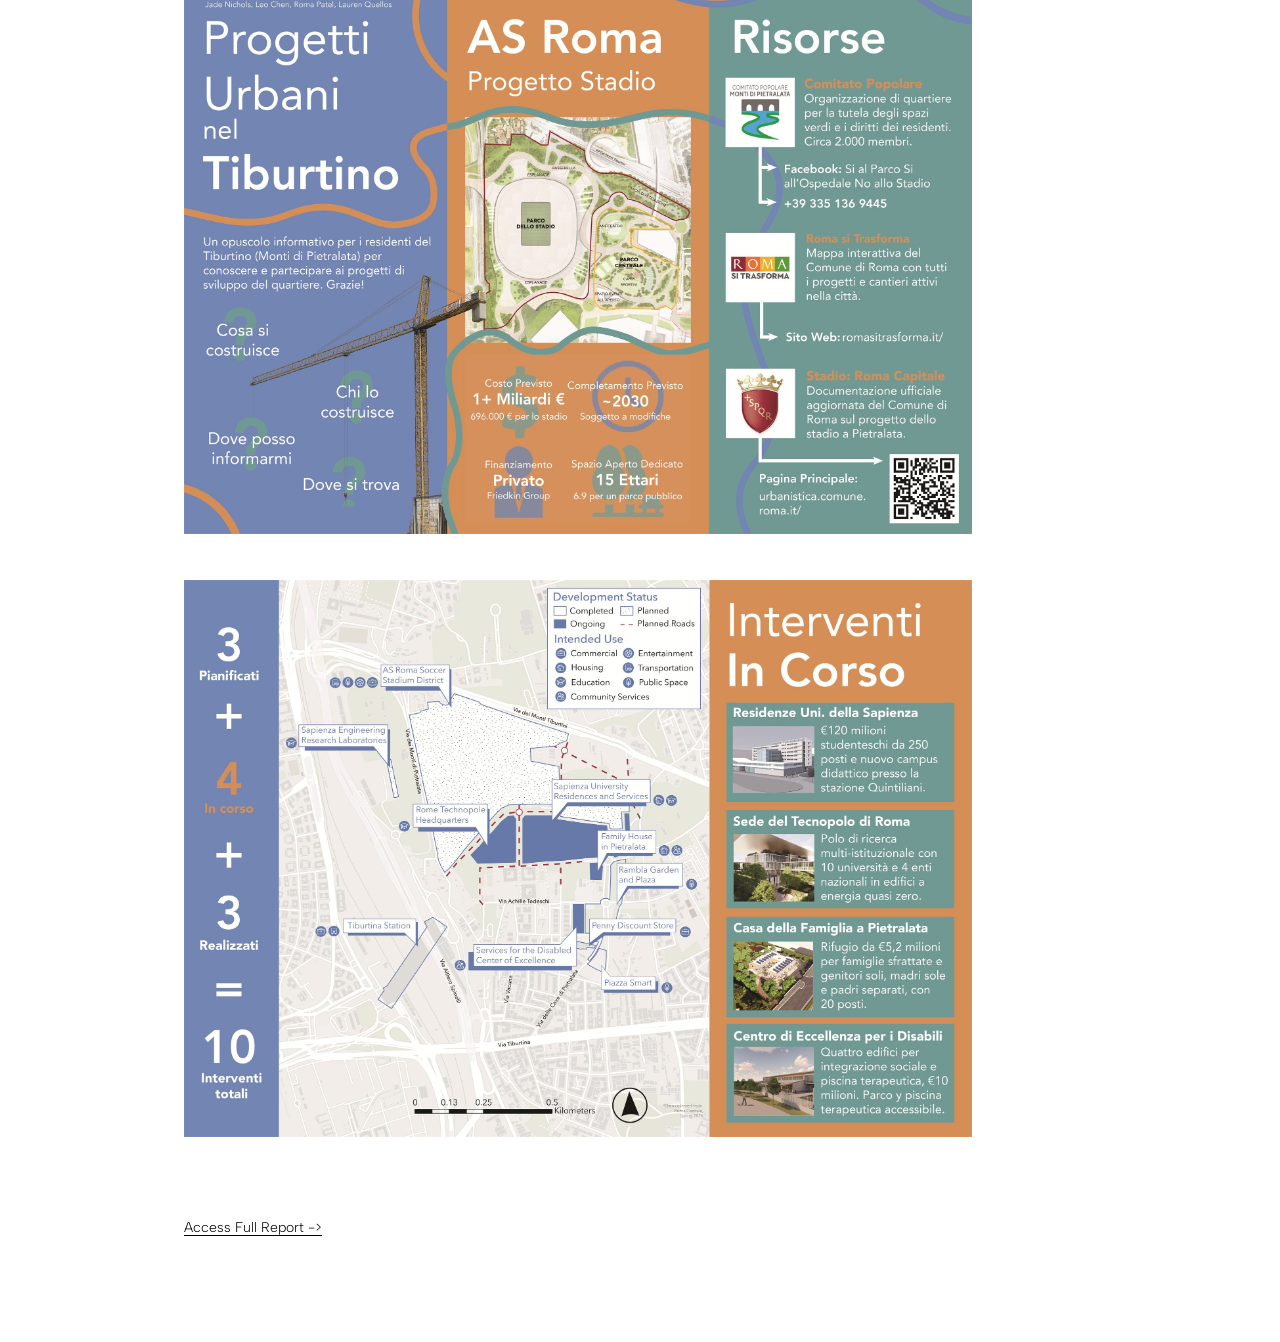
<file: projects/before-the-stadium/index.html>
<!doctype html>
<html lang="en">
<head>
  <meta charset="utf-8">
  <meta name="viewport" content="width=device-width, initial-scale=1">
  <title>Monti di Pietralata Before the Stadium | Jade Nichols</title>
  <meta name="description" content="A neighborhood case study of Monti di Pietralata in Rome ahead of the AS Roma stadium development, through fieldwork surveys, interviews and cognitive mapping. Cornell Rome Workshop, Spring 2026.">
  <link rel="icon" type="image/png" sizes="32x32" href="../../assets/favicon-32.png">
  <link rel="icon" type="image/png" sizes="512x512" href="../../assets/icon-512.png">
  <link rel="apple-touch-icon" href="../../assets/apple-touch-icon.png">
  <meta property="og:type" content="website">
  <meta property="og:site_name" content="Jade Nichols">
  <meta property="og:title" content="Monti di Pietralata Before the Stadium | Jade Nichols">
  <meta property="og:description" content="A neighborhood case study of Monti di Pietralata in Rome ahead of the AS Roma stadium development, through fieldwork surveys, interviews and cognitive mapping. Cornell Rome Workshop, Spring 2026.">
  <meta property="og:url" content="https://jadenichols.me/projects/before-the-stadium/">
  <meta property="og:image" content="https://jadenichols.me/assets/pietralata/cover.jpg">
  <meta name="twitter:card" content="summary_large_image">
  <link rel="preload" href="../../assets/fonts/albert-sans.woff2" as="font" type="font/woff2" crossorigin>
  <link rel="stylesheet" href="../../assets/site.css">
  <link rel="stylesheet" href="../../assets/project.css">
  <script src="../../assets/project.js" defer></script>
</head>
<body>
  <a class="back" href="../../">
    <svg viewBox="0 0 29 10" aria-hidden="true"><path d="M8 5H29" fill="none"/><path d="M0 5 9 1.5V8.500Z" stroke="none"/></svg>Back
  </a>

  <main class="project">
    <header class="cover">
      <img class="cover-image" src="../../assets/pietralata/cover.jpg" width="2304" height="1296" alt="A long new concrete retaining wall beside a dug-up construction strip of earth and orange mesh, with apartment blocks beyond.">

      <div class="cover-info">
        <div>
          <h1 class="project-title" id="title">Monti di Pietralata Before the Stadium</h1>
          <ul class="project-meta">
            <li>Rome Workshop (Cornell in Rome)</li>
            <li>Rome, Italy</li>
            <li>Spring 2026</li>
          </ul>
          <p class="project-team">Collaborators: Leo Chen, Roma Patel, Lauren Quellos</p>
          <a class="deliverable" href="../../assets/pietralata/pietralata-report.pdf" target="_blank" rel="noopener">Access Full Report -&gt;</a>
        </div>

        <a class="more" href="#title">
          More
          <svg viewBox="0 0 10 28" aria-hidden="true"><path d="M5 0V20" fill="none"/><path d="M5 28 1.500 19H8.500Z" stroke="none"/></svg>
        </a>
      </div>
    </header>

    <div class="project-body">

      <section class="pj-section pj-intro pj-intro-wide">
        <div class="pj-text">
          <p>Monti di Pietralata is a neighborhood in Rome’s eastern periphery that has been shaped by nearly a century of top-down planning. Today, it is facing a €1 billion AS Roma stadium development, which is currently advancing through its approval process. Each successive master plan in the neighborhood’s history has promised transformation, but has instead left behind large tracts of undeveloped public land. This development cycle has prompted us to determine what exactly has drawn developers to build in the Monti di Pietralata area, and the repercussions it has for the local community in terms of public space accessibility. We also investigate the nature of local civic groups as a way to inform, educate, and activate residents on the projects that are on the horizon.</p>
          <p>This report takes a multi-method approach to understanding Monti di Pietralata, synthesizing quantitative spatial analysis with qualitative fieldwork including resident and stakeholder interviews, site visits, and historical research. We present findings on the neighborhood’s history, demographics, built environment, transportation networks, non-built areas, real estate market, community groups, and the projected impacts of the stadium and surrounding developments.</p>
        </div>
        <div class="pj-questions">
          <h3>Research Questions</h3>
          <ol>
            <li>How has Monti di Pietralata become a target neighborhood within Rome for master planning and capital projects?</li>
            <li>What impact will these project have on existing public space and new public space?</li>
            <li>To what extent do civic groups effectively provide the neighborhood with information or advocacy opportunities in response to these developments?</li>
          </ol>
        </div>
      </section>

      <section class="pj-section">
        <h2>Inside the Full Report</h2>
        <p class="pj-toc-key"><span class="on">On this page</span><span class="off">In the full report only</span></p>
        <ol class="pj-toc">
          <li><h3><span>1</span>Introduction</h3><ul><li class="off">Meet the Team</li><li>Project Context</li><li>Research Methodology &amp; Limitations</li><li class="off">List of Operations</li></ul></li>
          <li><h3><span>2</span>Understanding Monti di Pietralata</h3><ul><li class="off">Demographics</li><li class="off">Initial Impressions</li><li class="off">Major Landmarks</li><li class="off">Neighborhood History</li><li class="off">Past Master Plans</li><li>AS Roma Stadium</li><li>Other Developments</li></ul></li>
          <li><h3><span>3</span>Football Stadium Projects in Italy</h3><ul><li class="off">Literature Mapping &amp; Overview</li><li class="off">Flaminio Stadium</li><li class="off">Allianz Stadium</li><li class="off">San Siro Stadium</li></ul></li>
          <li><h3><span>4</span>Mobility and Public Spaces</h3><ul><li>Transit Options &amp; Cycling Access</li><li>Road Network</li><li class="off">Places of Solidarity</li><li>Open Space &amp; Non-Built Areas</li></ul></li>
          <li><h3><span>5</span>Building Landscape &amp; Real Estate</h3><ul><li class="off">Building Typologies</li><li class="off">Land Use &amp; Building Conditions</li><li class="off">Housing Market &amp; Property Values</li><li class="off">Commercial Rent Prices</li></ul></li>
          <li><h3><span>6</span>Community Engagement</h3><ul><li>Engagement Methodology</li><li>Intercept Interviews</li><li>Stakeholder Interviews</li><li>Cognitive Maps</li></ul></li>
          <li><h3><span>7</span>Conclusion</h3><ul><li>SWOT Analysis</li><li class="off">Findings</li><li class="off">Closing Remarks</li><li>Community Pamphlet and Exhibition Posters</li></ul></li>
        </ol>
      </section>

      <section class="pj-section">
        <h2>Neighborhood Context</h2>
        <div class="pj-text pj-contribution">
          <p>Over four months we developed an intimate understanding of the Monti di Pietralata neighborhood, which is bounded by Via dei Monti Tiburtini to the north, Via dei Durantini to the east, Via Tiburtina to the south, and the Tiburtina Station tracks to the West. This section encompasses dense Intensivi blocks, shops, parks, a community church and square, informal settlements, and a largely undeveloped area that includes the projected stadium development site.</p>
          <p>The study area sits within the larger known Pietralata area (formally designated as Quartiere XXI Pietralata), which includes Tiburtina Station and the historic Pietralata neighborhood along the Aniene River. This distinction that matters because many residents view themselves as separate from these adjacent areas despite frequent conflation from outsiders.</p>
        </div>
        <img class="pj-gap-top" src="../../assets/pietralata/context-map.jpg" width="2400" height="1697" loading="lazy" alt="Context map: the Monti di Pietralata study area sits inside Quartiere XXI Pietralata, at the western edge of Municipio IV in Rome. 7,217 residents, 123 hectares, 34 census tracts.">
      </section>

      <section class="pj-section">
        <h2>Methodology</h2>
        <div class="pj-text pj-contribution">
          <p>Community engagement was the most central piece of our methodology. We conducted semi-structured interviews and cognitive mapping exercises with residents, business owners, religious leaders, and institutional stakeholders, involving a range of ages, tenures, and relationships to the area. These conversations shaped our understanding of how residents perceive their neighborhood boundaries, what community assets they value, and how they feel about incoming development.</p>
        </div>
        <img class="pj-bleed pj-gap-top" src="../../assets/pietralata/methodology-roadmap.jpg" width="2800" height="1980" loading="lazy" alt="Methodology roadmap: a timeline of the semester with public-facing activities (site visits, two rounds of cognitive mapping, intercept and stakeholder interviews), internal work (data collection, historical imagery, literature research) and deadlines, from initial impressions to the final review and public exhibition.">
      </section>

      <section class="pj-section">
        <h2>The AS Roma Stadium</h2>
        <div class="pj-split">
          <div class="pj-text">
            <p>The new AS Roma stadium is the most prominent major development in Monti di Pietralata. It aims to be completed in 2030 in order to serve as one of the stadiums for the UEFA Euro 2032 (being hosted in Italy and Turkey). This is an initiative to build new grounds for the beloved Roman soccer team that currently shares the Stadio Olimpico with Lazio.</p>
            <p>The plan covers 27 hectares and includes the 60,605-seat stadium, two large public parks (a 6.9-hectare Parco Centrale and a 6.7-hectare stadium park), the former Via Sublata as a public plaza, a club museum, fan store, 30 retail points, extensive hospitality and conference space, and over 91,000 m² of parking across interred, multi-story, and surface-level structures.</p>
          </div>
          <figure>
            <img src="../../assets/pietralata/stadium-plan.jpg" width="1392" height="1388" loading="lazy" alt="Plan of the proposed AS Roma stadium district: the stadium park and esplanades around the stadium, and the Parco Centrale with an amphitheater, sports fields and outdoor event space, between Via dei Monti Tiburtini and the rail lines.">
            <figcaption>Proposed AS Roma stadium plan</figcaption>
          </figure>
        </div>

        <dl class="pj-stats">
          <div><dt>Projected Cost</dt><dd>€1+ Billion</dd><dd class="pj-stat-note">€696M for stadium itself</dd></div>
          <div><dt>Current Stage</dt><dd>Awaiting Final Approval</dd></div>
          <div><dt>Funding Source</dt><dd>Private</dd><dd class="pj-stat-note">Friedkin Group (club owner)</dd></div>
          <div><dt>Total Area Impact</dt><dd>27 Hectares</dd><dd class="pj-stat-note">Incl. 6.9 ha park</dd></div>
        </dl>

        <figure class="pj-gap-top">
          <img src="../../assets/pietralata/stadium-render.jpg" width="900" height="506" loading="lazy" alt="Rendering of the proposed AS Roma stadium at dusk, its ribbed facade rising above new parkland, paths, and a road and pedestrian bridge.">
          <figcaption>Stadium rendering, obtained from Roma Si Trasforma</figcaption>
        </figure>

        <div class="pj-split pj-split-reverse pj-gap-top">
          <figure>
            <img src="../../assets/pietralata/developments-map.jpg" width="1600" height="2070" loading="lazy" alt="Developments map of past, ongoing and planned projects: the AS Roma stadium district, Sapienza research laboratories and residences, the Rome Technopole headquarters, Family House in Pietralata, Rambla garden and plaza, Penny discount store, the Center of Excellence for the disabled, Piazza Smart and Tiburtina Station, with planned roads.">
            <figcaption>Past, ongoing, and planned developments</figcaption>
          </figure>
          <div class="pj-text">
            <h3>Public Space Impact</h3>
            <p>The stadium development’s promise of over 15 hectares of public space must be evaluated against both the history of the site and the precedents set by comparable Italian stadium projects. The land on which the stadium will be built was originally expropriated by the public in the 1990s at a cost of roughly €21 million, with the intention of creating a large public park for a neighborhood that has long lacked usable green space. While the plan designates 11.6 hectares as green space, the Comitato Popolare Monti di Pietralata contends that the truly usable daily park space is closer to 6.9 hectares, once security buffer zones and landscaping strips are excluded. This is a significant reduction from the 14 hectares originally envisioned under the SDO park plan.</p>
            <p>Meanwhile, the smaller developments surrounding the stadium (the Technopole, Sapienza campus, Family House, Center for Excellence) each promise their own green components, but as landscape architect Silvia Cioli emphasized, these projects operate in complete isolation from one another with no unified public space strategy.</p>
          </div>
        </div>
      </section>

      <section class="pj-section">
        <h2>Fieldwork Survey</h2>
        <div class="pj-split">
          <div class="pj-text">
            <h3>Non-Built Areas</h3>
            <p>In addition to the buildings, the unbuilt areas of the neighborhood were also surveyed. Each unbuilt area identified within the neighborhood was numbered from 1-36 and a spreadsheet containing different categories to be evaluated for each area was created. The categories included the area name and usage (undeveloped, construction, parking, park or square, or sports court or field), the level of maintenance (ranked from 1-4), level of greenery (ranked from 0-4), its level of usage (ranked 1-4), whether the space is publicly accessible, and general notes regarding the space and its greenery.</p>
          </div>
          <img src="../../assets/pietralata/non-built-map.jpg" width="1400" height="1854" loading="lazy" alt="Map of non-built areas by type: large undeveloped tracts in the north of the study area, construction sites, parking, small parks and squares, and sports fields.">
        </div>

        <div class="pj-grid-4 pj-bleed pj-gap-top">
          <img src="../../assets/pietralata/open-maintenance.jpg" width="900" height="1165" loading="lazy" alt="Non-built areas by maintenance level, from severe neglect to well-maintained.">
          <img src="../../assets/pietralata/open-activity.jpg" width="900" height="1165" loading="lazy" alt="Non-built areas by activity level, from no activity to high activity; most of the large northern tracts see little or none.">
          <img src="../../assets/pietralata/open-access.jpg" width="900" height="1165" loading="lazy" alt="Non-built areas by public access: almost all of the large northern tracts are closed to the public.">
          <img src="../../assets/pietralata/open-surface.jpg" width="900" height="1165" loading="lazy" alt="Non-built areas by surface type: hardscape, natural softscape, or a mix.">
        </div>

        <h3 class="pj-subhead">From Open Space to Usable Public Space</h3>
        <div class="pj-photo-chart">
          <figure>
            <img src="../../assets/pietralata/plaza.jpg" width="1600" height="1067" loading="lazy" alt="Largo Beltramelli: a paved plaza under bare trees, with people gathered outside a pharmacy and apartment blocks behind.">
            <figcaption>Largo Beltramelli</figcaption>
          </figure>
          <img src="../../assets/pietralata/open-space-chart.jpg" width="1800" height="984" loading="lazy" alt="Waterfall chart: of 292,000 m² of open space, 206,000 is undeveloped land, 28,000 construction areas, 24,000 parking lots and 10,000 private courts and fields, leaving 24,000 m² of usable public space, 8% of the total.">
        </div>
      </section>

      <section class="pj-section">
        <h2>Mobility</h2>
        <div class="pj-split">
          <div class="pj-text">
            <p>There are 15 total ATAC bus routes with stops either within or along our study area boundary. The four most accessible routes (routes which have the most amount of stops in our area) are the 111, 441, 544, and 548. Seven more additional lines stop along Via Tiburtina, which is within a 5-minute walk for a significant portion of the residents in Monti di Pietralata. The other four lines run along Via dei Monti Tiburtini.</p>
            <p>The 111 and 441 in particular cut across the neighborhood and are assumed to be the most used lines. The 441 specifically stops at Quintiliani, and both stop at Tiburtina.</p>
            <p>Internally, the street network is sparse and low-capacity, dominated by Level 1 and Level 2 roads with limited through-connectivity, numerous dead ends, and inconsistent sidewalk coverage. Via delle Cave di Pietralata functions as the sole meaningful collector linking neighborhood traffic to the bounding arterials, creating a bottleneck vulnerability. Although volume is too low for us to perceive any capacity issues onsite, the limited road capacity is a critical concern given the proposed AS Roma stadium and Sapienza developments to the North. Adjacent to these development sites, Via dei Monti Tiburtini is being renovated in order to reduce vehicular traffic for game days and allow ambulances to pass.</p>
          </div>
          <figure>
            <img src="../../assets/pietralata/transit-map.jpg" width="1400" height="1812" loading="lazy" alt="Local transit and mobility map: bus lines 111, 441, 544 and 548 and other routes through the study area, with 5-minute bus and 10-minute metro walksheds around Tiburtina and Quintiliani Metro B stations.">
            <figcaption>Local transit &amp; mobility</figcaption>
          </figure>
        </div>

        <h3 class="pj-subhead">Via Tiburtina (Facing East)</h3>
        <img class="pj-bleed" src="../../assets/pietralata/section-tiburtina.jpg" width="2400" height="768" loading="lazy" alt="Street section of Via Tiburtina: shops and housing on both sides, sidewalks, parking lanes, bus lanes and two lanes of traffic each way.">
        <h3 class="pj-subhead">Via delle Cave di Pietralata (Facing North)</h3>
        <img class="pj-bleed" src="../../assets/pietralata/section-cave.jpg" width="2400" height="769" loading="lazy" alt="Street section of Via delle Cave di Pietralata where it meets Via Vincenzo Morello: a planted median between the two roadways, bus stops, parking and sidewalks.">
      </section>

      <section class="pj-section">
        <h2>Engagement through Cognitive Mapping</h2>
        <div class="pj-text pj-contribution">
          <p>What defines a neighborhood if not people? What is Monti di Pietralata without the people who live inside its boundaries? It is this baseline understanding of the value of the individual perspective that makes this community engagement section vital. This community engagement section is split into 3 distinct categories: stakeholder interviews, intercept interviews, and cognitive (Lynch) mapping.</p>
        </div>

        <div class="pj-grid-2 pj-gap-top pj-clouds">
          <figure>
            <h3>Intercept Interviews</h3>
            <img src="../../assets/pietralata/cloud-intercept.jpg" width="1600" height="642" loading="lazy" alt="Intercept interview word cloud. Largest words: Cost, Connectivity, Stadium, Rent, Displacement and Mobility.">
          </figure>
          <figure>
            <h3>Stakeholder Interviews</h3>
            <img src="../../assets/pietralata/cloud-stakeholder.jpg" width="1600" height="761" loading="lazy" alt="Stakeholder interview word cloud. Largest words: Fragmentation, Public vs. Private, Infrastructure, Stadium, Displacement, Expansion and Disjointed.">
          </figure>
        </div>
        <p class="pj-cloud-key"><span style="--c:#6787c2">Core Tensions</span><span style="--c:#5f9c9a">Positive Perceptions</span><span style="--c:#963149">Negative Perceptions</span><span style="--c:#cf9560">Neutral Ideas</span></p>

        <div class="pj-text pj-contribution pj-gap-top">
          <p>Cognitive mapping, often referred to as Lynch mapping after urban planner Kevin Lynch, is a technique used to understand how individuals mentally perceive the spaces they inhabit. Interviewees were given a blank sheet of paper and asked to draw a map of their neighborhood from memory, highlighting the places and landmarks they recall most. The maps are not intended to be geographically accurate but rather serve to reveal which elements of the neighborhood hold the most significance to each person.</p>
        </div>
        <figure class="pj-drawing-photo pj-gap-top">
          <img src="../../assets/pietralata/drawing-map.jpg" width="1400" height="728" loading="lazy" alt="Sara drawing her map of the neighborhood on a sheet of paper, sitting on stone steps.">
          <figcaption>Sara sketching a cognitive map in Largo Beltramelli</figcaption>
        </figure>

        <div class="pj-cogmaps">
          <figure>
            <img src="../../assets/pietralata/cogmap-sara.png" width="1200" height="1200" loading="lazy" alt="Sara's map: Via Tiburtina across the middle, with shopping on both sides and the BNL bank, Largo Beltramelli, the church and Luna Park branching off it.">
            <figcaption><b>Sara</b> The map is centered around Via Tiburtina placing major landmarks as branches off of the main road.</figcaption>
          </figure>
          <figure>
            <img src="../../assets/pietralata/cogmap-julio.png" width="1200" height="1200" loading="lazy" alt="Don Julio's map: the San Romano church and its social services in a circle above the triangle of Largo Beltramelli, with bars, restaurants and other community buildings around them.">
            <figcaption><b>Don Julio</b> The design of the map is a lot less focused on roads, and more geared around important buildings that make up the fabric of the city.</figcaption>
          </figure>
          <figure>
            <img src="../../assets/pietralata/cogmap-flavio.png" width="1200" height="1200" loading="lazy" alt="Flavio Fianco's map: the river and green space above Via dei Monti Tiburtini, the hospital, a public park, and a hoped-for public park between Monti Tiburtini and Via Tiburtina.">
            <figcaption><b>Flavio Fianco</b> The public and green spaces are directly mentioned and labeled, seeming to be the baseline of his understanding of Monti di Pietralata.</figcaption>
          </figure>
          <figure>
            <img src="../../assets/pietralata/cogmap-leonardo.png" width="1200" height="1200" loading="lazy" alt="Leonardo's map: an almost orthogonal street grid around Largo Beltramelli and the church, with a park, the school, a pub and a pizza shop.">
            <figcaption><b>Leonardo</b> The church is used as an anchoring point, off of which other streets and locational indicators are placed.</figcaption>
          </figure>
          <figure>
            <img src="../../assets/pietralata/cogmap-federico.png" width="1200" height="1200" loading="lazy" alt="Federico Proietti's map: Tiburtina Station, the projected stadium, the schools and Piazza Rambla, with streets and hatched blocks drawn close to the real layout.">
            <figcaption><b>Federico Proietti</b> This map is very planning forward, with a striking similarity to the actual layout of Monti di Pietralata, alluding to Proietti planning background.</figcaption>
          </figure>
        </div>

        <div class="pj-text pj-contribution pj-gap-top">
          <p>Federico Proietti indicated the location of the projected AS Roma stadium, likely due his clear relationship to the project through his work. This leads to 3 conclusions: (1) community members are not aware of the stadium development (2) community members do not believe the stadium will be built (3) the stadium is not of importance to community members. This framework may be deceptively narrow, but sets a basis for understanding the stadium and other developments’ perceived impact.</p>
        </div>
      </section>

      <section class="pj-section">
        <h2>Neighborhood SWOT</h2>
        <div class="pj-swot">
          <div class="swot-s">
            <h3>Strengths</h3>
            <ul>
              <li>Well Established Public Transit and Mobility</li>
              <li>Community Organizations and Activity</li>
              <li>Strong Development Potential</li>
            </ul>
          </div>
          <div class="swot-w">
            <h3>Weaknesses</h3>
            <ul>
              <li>Lack of Coordination and Awareness</li>
              <li>Environmental Deterioration and Physical Limitations</li>
              <li>Inadequate Access to Green Spaces</li>
            </ul>
          </div>
          <div class="swot-o">
            <h3>Opportunities</h3>
            <ul>
              <li>Economic Benefits of Stadium</li>
              <li>Creation of a Unified Culture</li>
              <li>Investment into Surrounding Area</li>
            </ul>
          </div>
          <div class="swot-t">
            <h3>Threats</h3>
            <ul>
              <li>Accessibility and Follow-Through of Development</li>
              <li>Lack of Unified Vision</li>
              <li>Overloading the Structural System</li>
            </ul>
          </div>
        </div>
      </section>

      <section class="pj-section">
        <h2>Community Pamphlet</h2>
        <div class="pj-text pj-contribution">
          <p>We do not claim a complete understanding of Monti di Pietralata. However, utilizing the information we were able to gather, we have produced a SWOT analysis, answered our research questions, and created a tri-fold community pamphlet so that residents and stakeholders can easily learn about the development landscape and find resources to engage with actors. We hope these tools contribute to a more informed and inclusive conversation about the neighborhood’s future.</p>
        </div>
        <div class="pj-feature">
          <img src="../../assets/pietralata/pamphlet-1.jpg" width="2400" height="1697" loading="lazy" alt="Outside of the tri-fold pamphlet, in Italian: Progetti Urbani nel Tiburtino, the AS Roma stadium project with its cost, timeline, funding and area, and resources for residents including the Comitato Popolare and city websites.">
          <img src="../../assets/pietralata/pamphlet-2.jpg" width="2400" height="1697" loading="lazy" alt="Inside of the pamphlet: a map of planned, ongoing and completed projects, and a list of developments in progress (Interventi in Corso) with photos.">
        </div>
      </section>

      <p class="pj-end"><a class="deliverable" href="../../assets/pietralata/pietralata-report.pdf" target="_blank" rel="noopener">Access Full Report -&gt;</a></p>
    </div>
  </main>
</body>
</html>
</file>
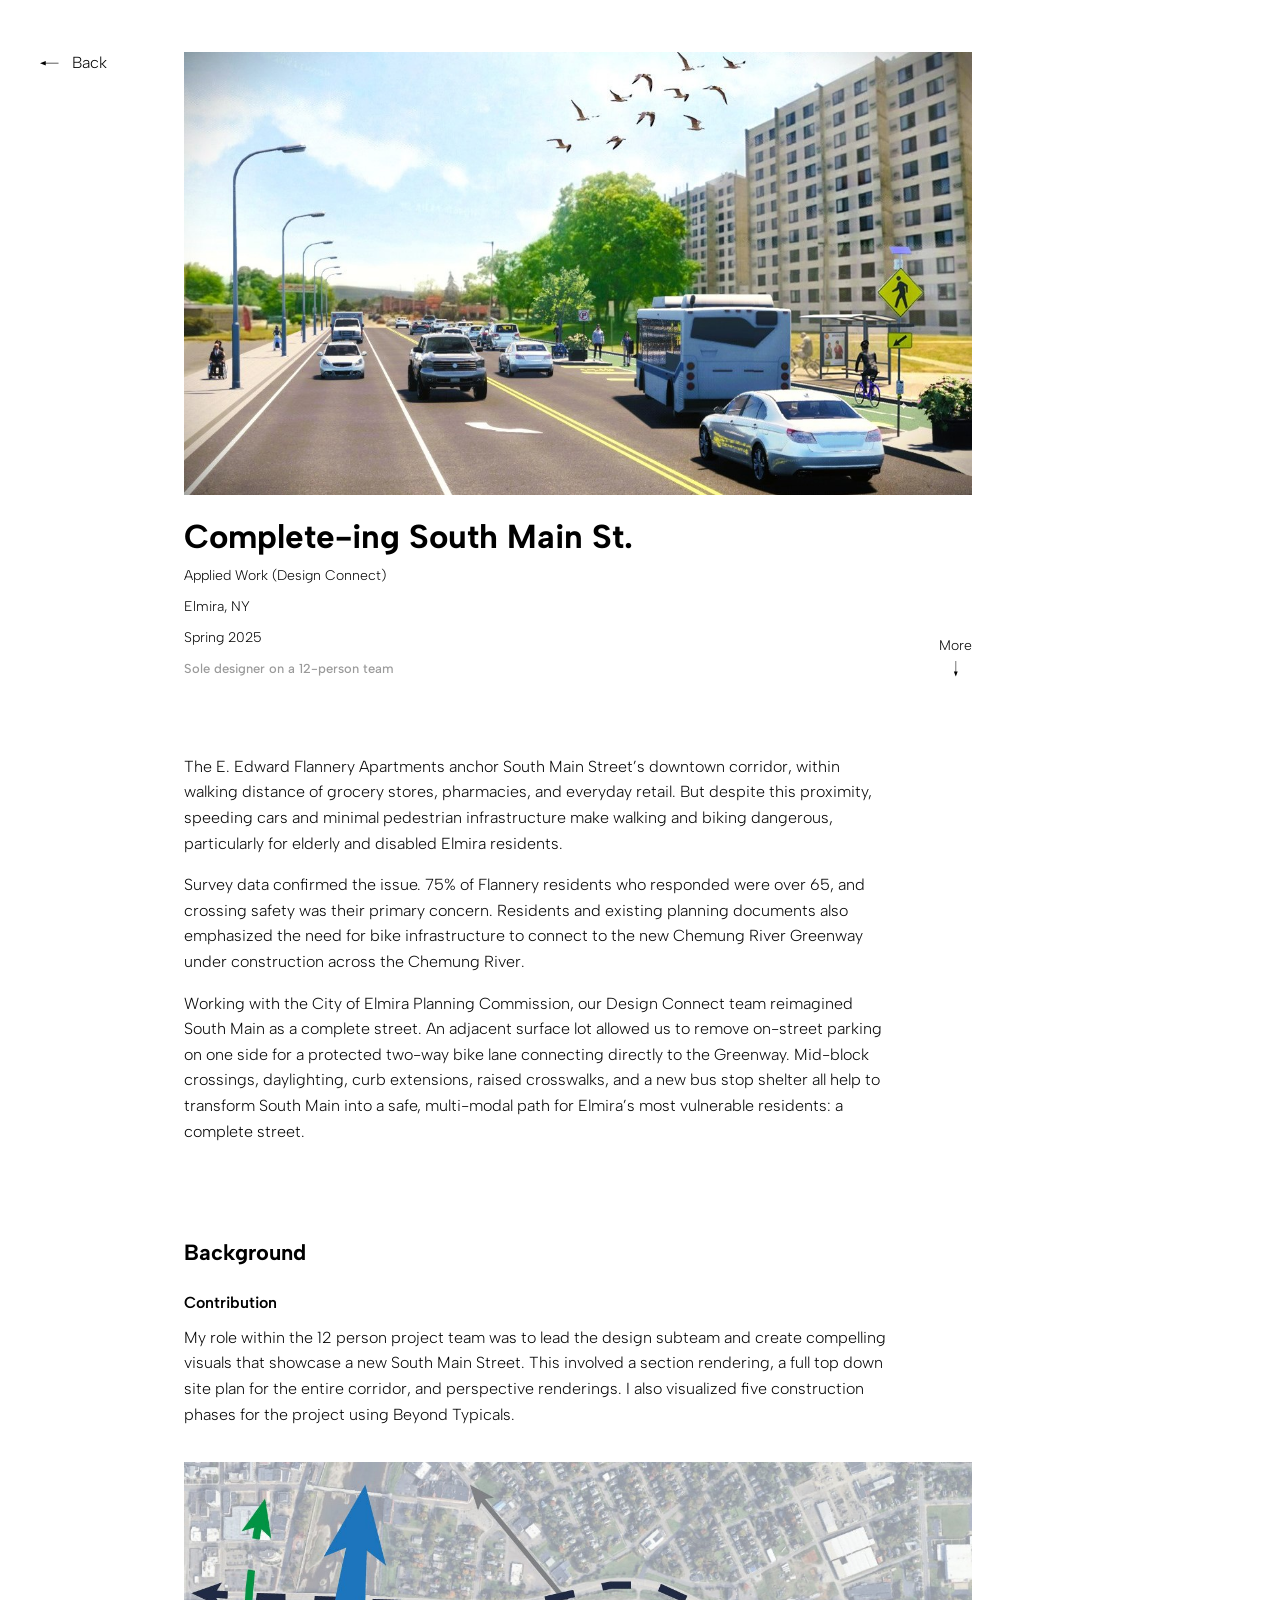
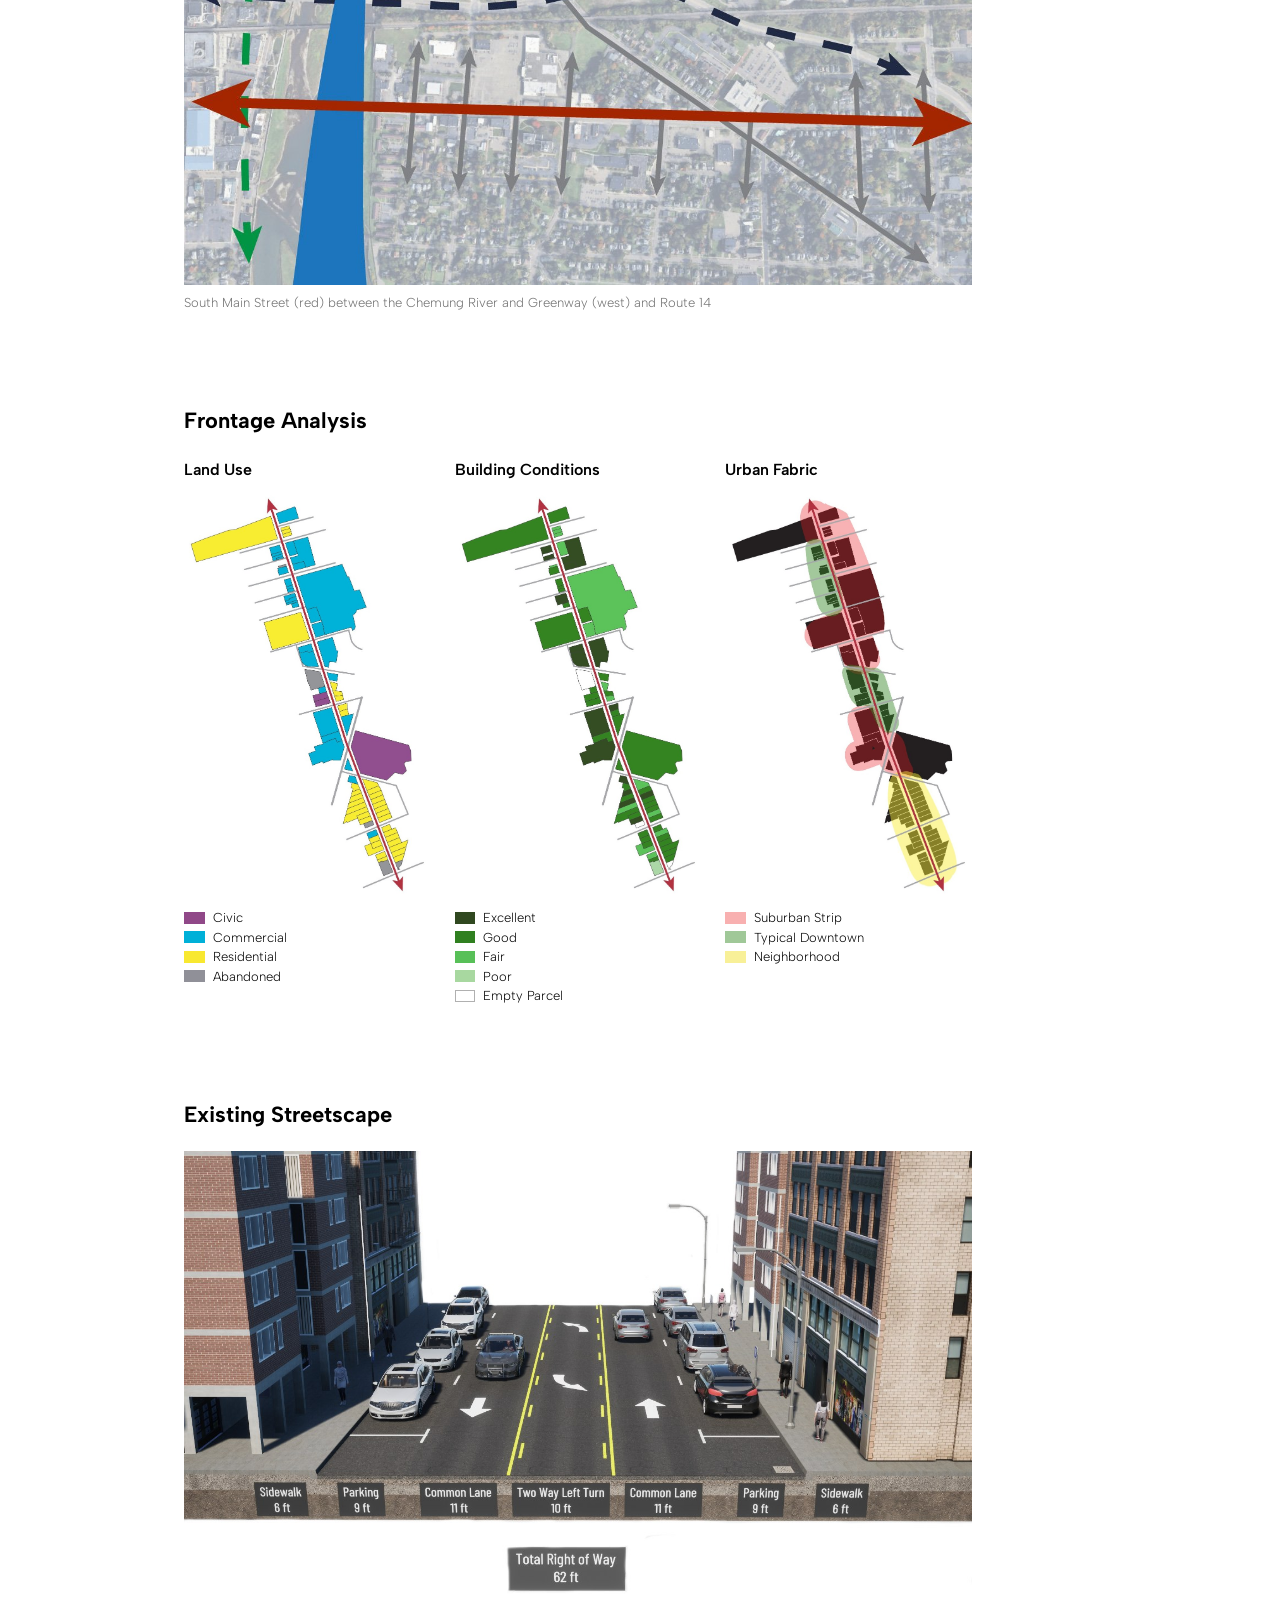
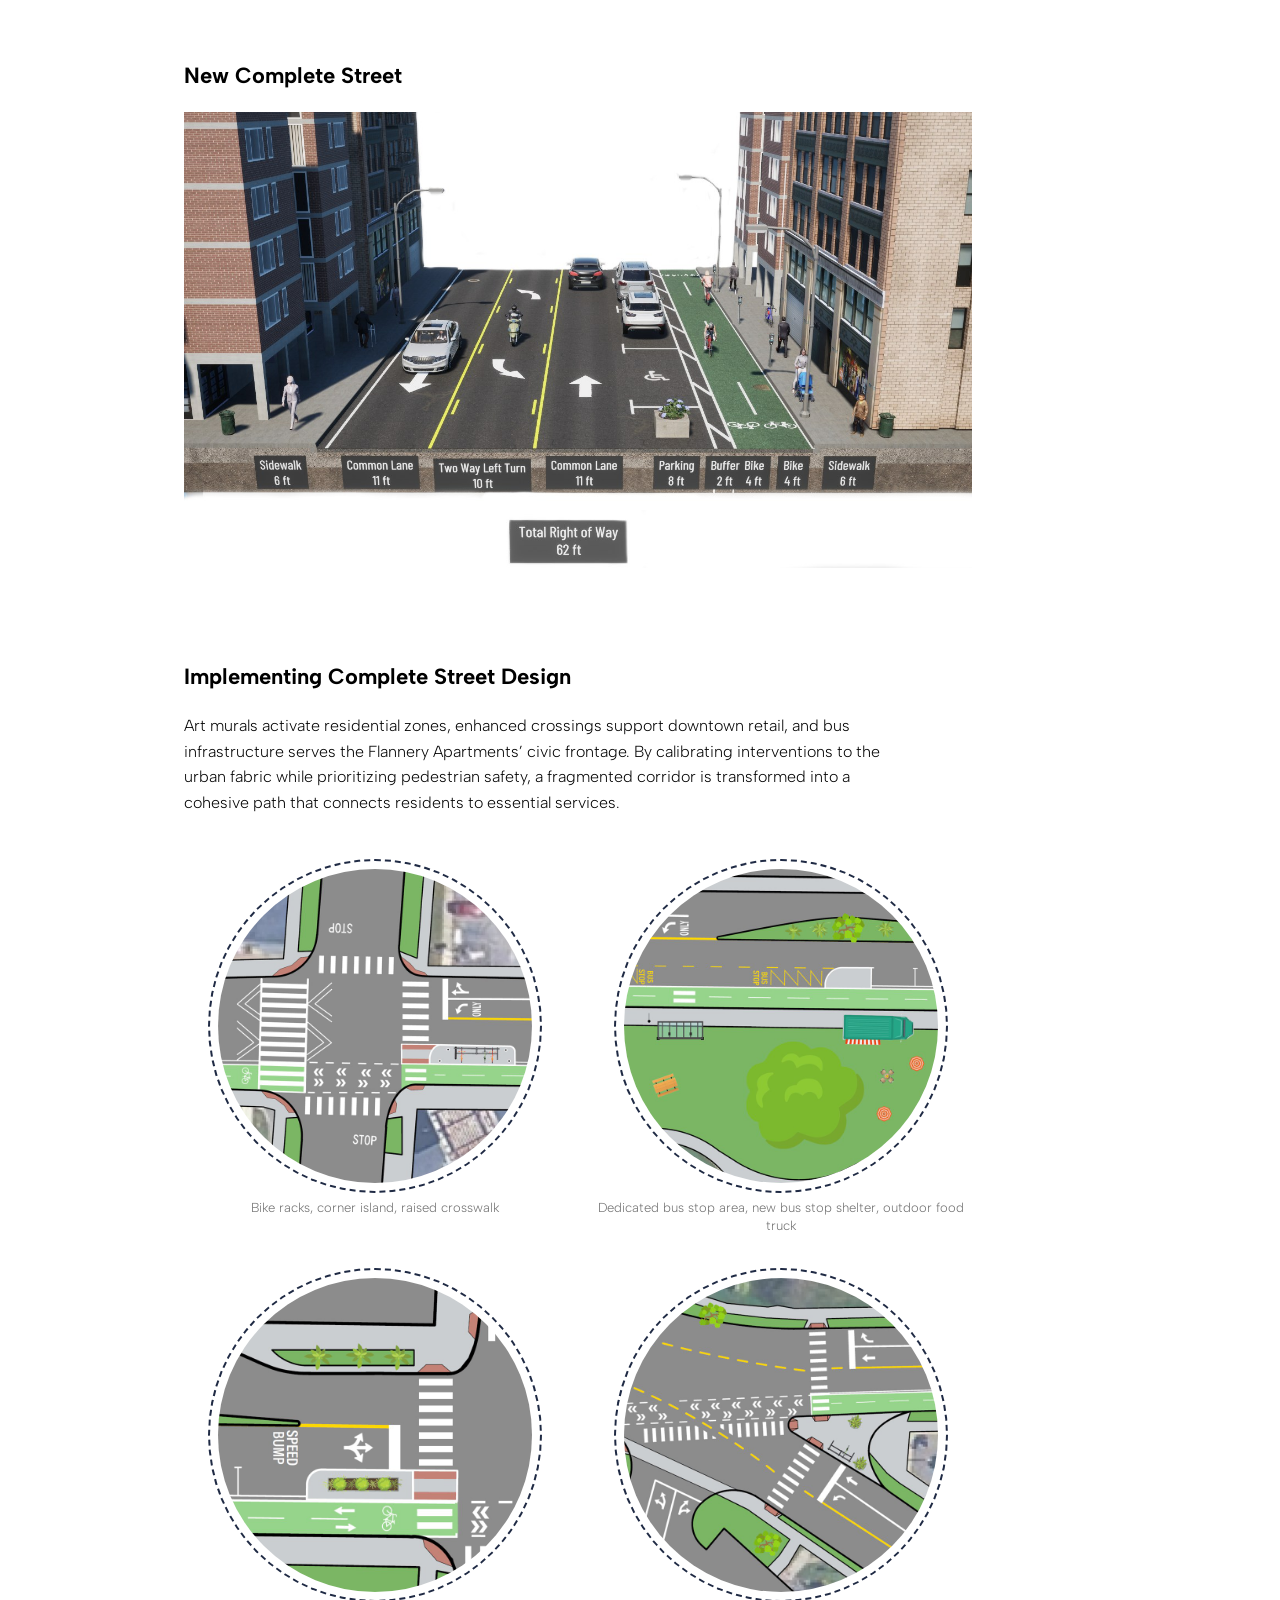
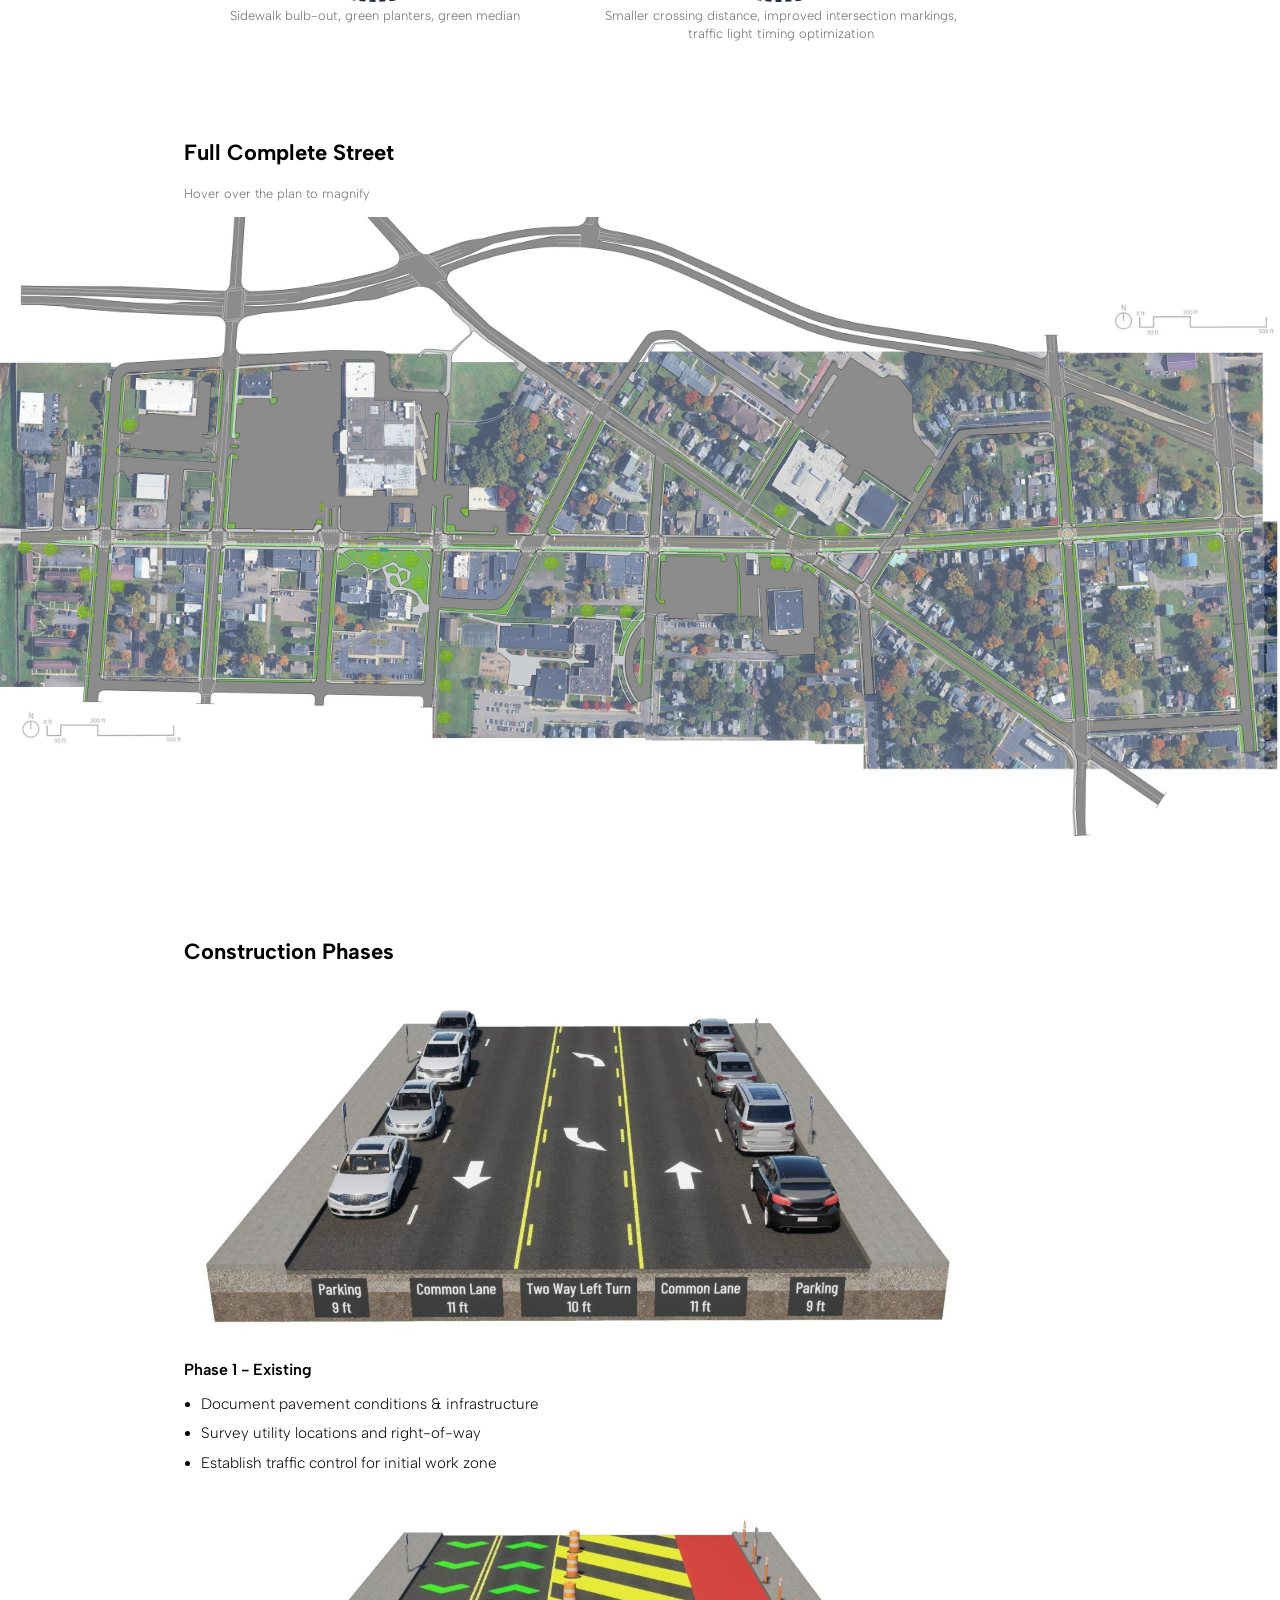
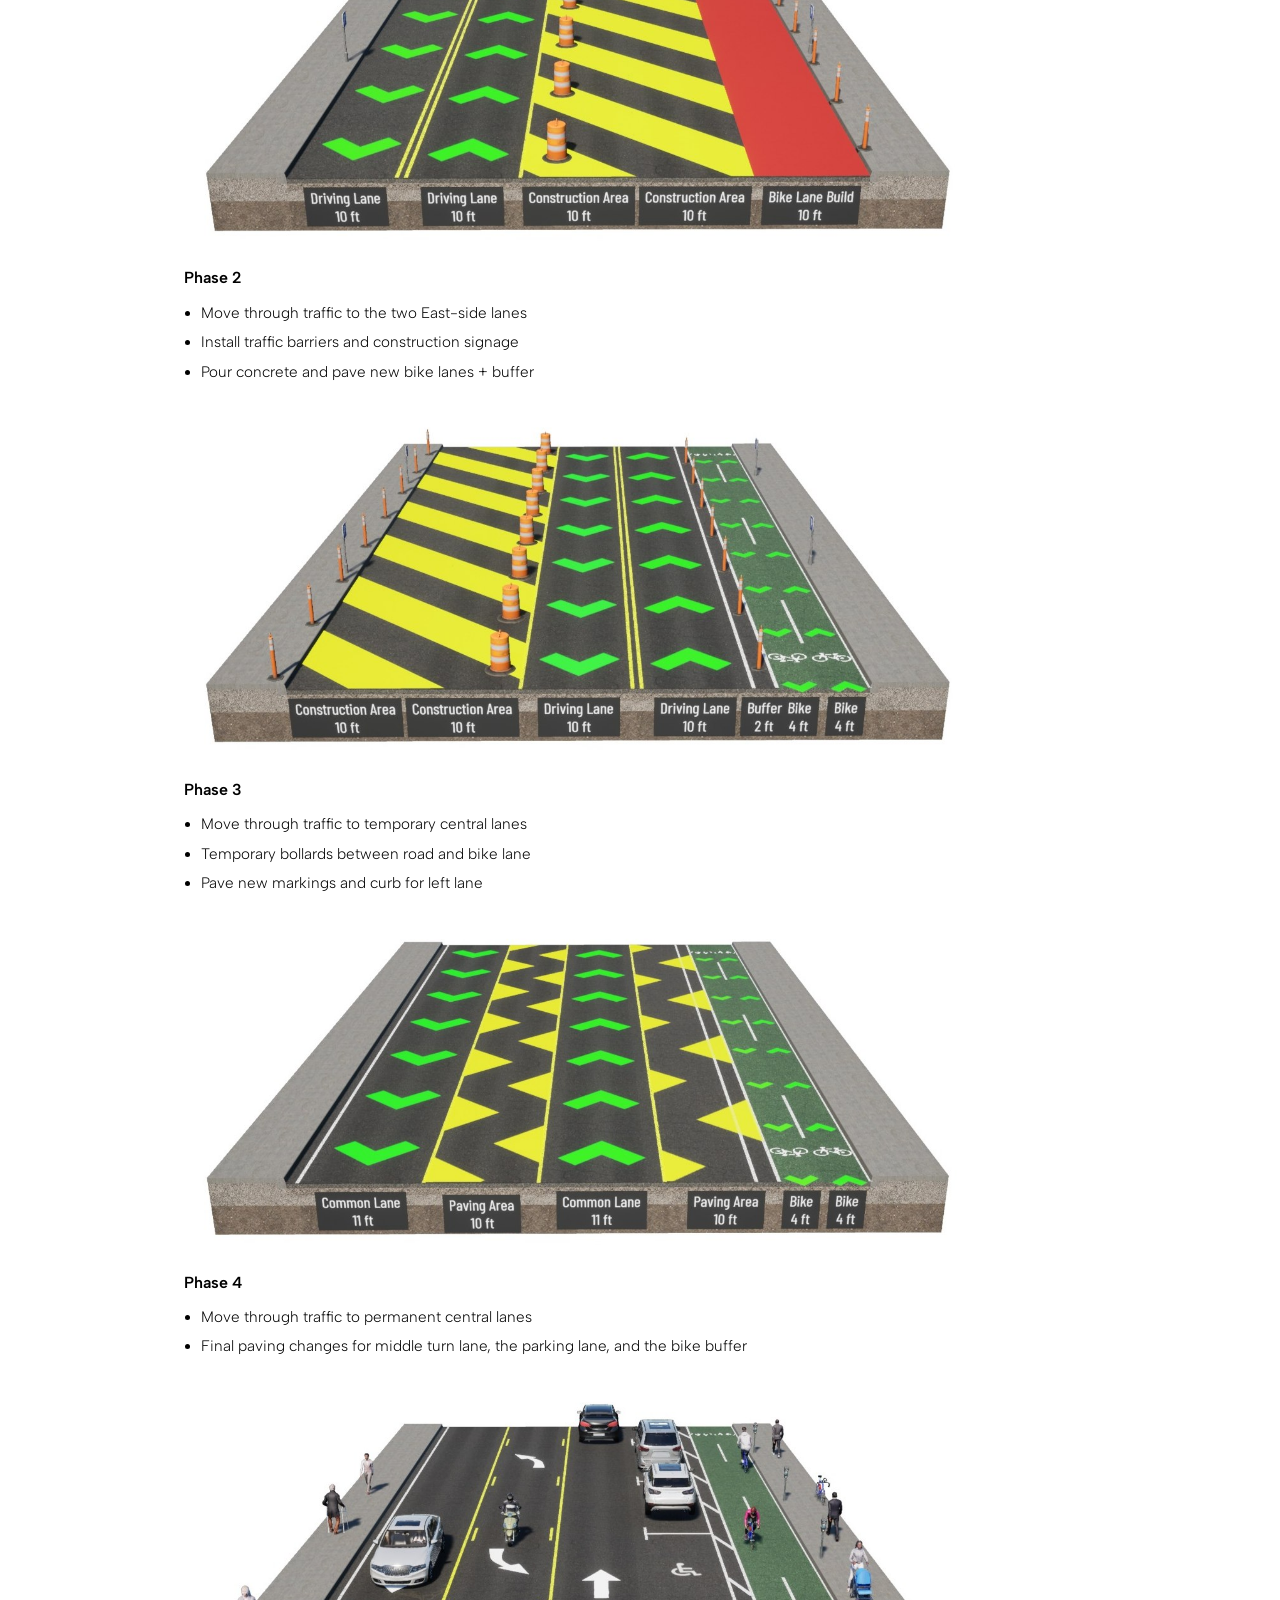
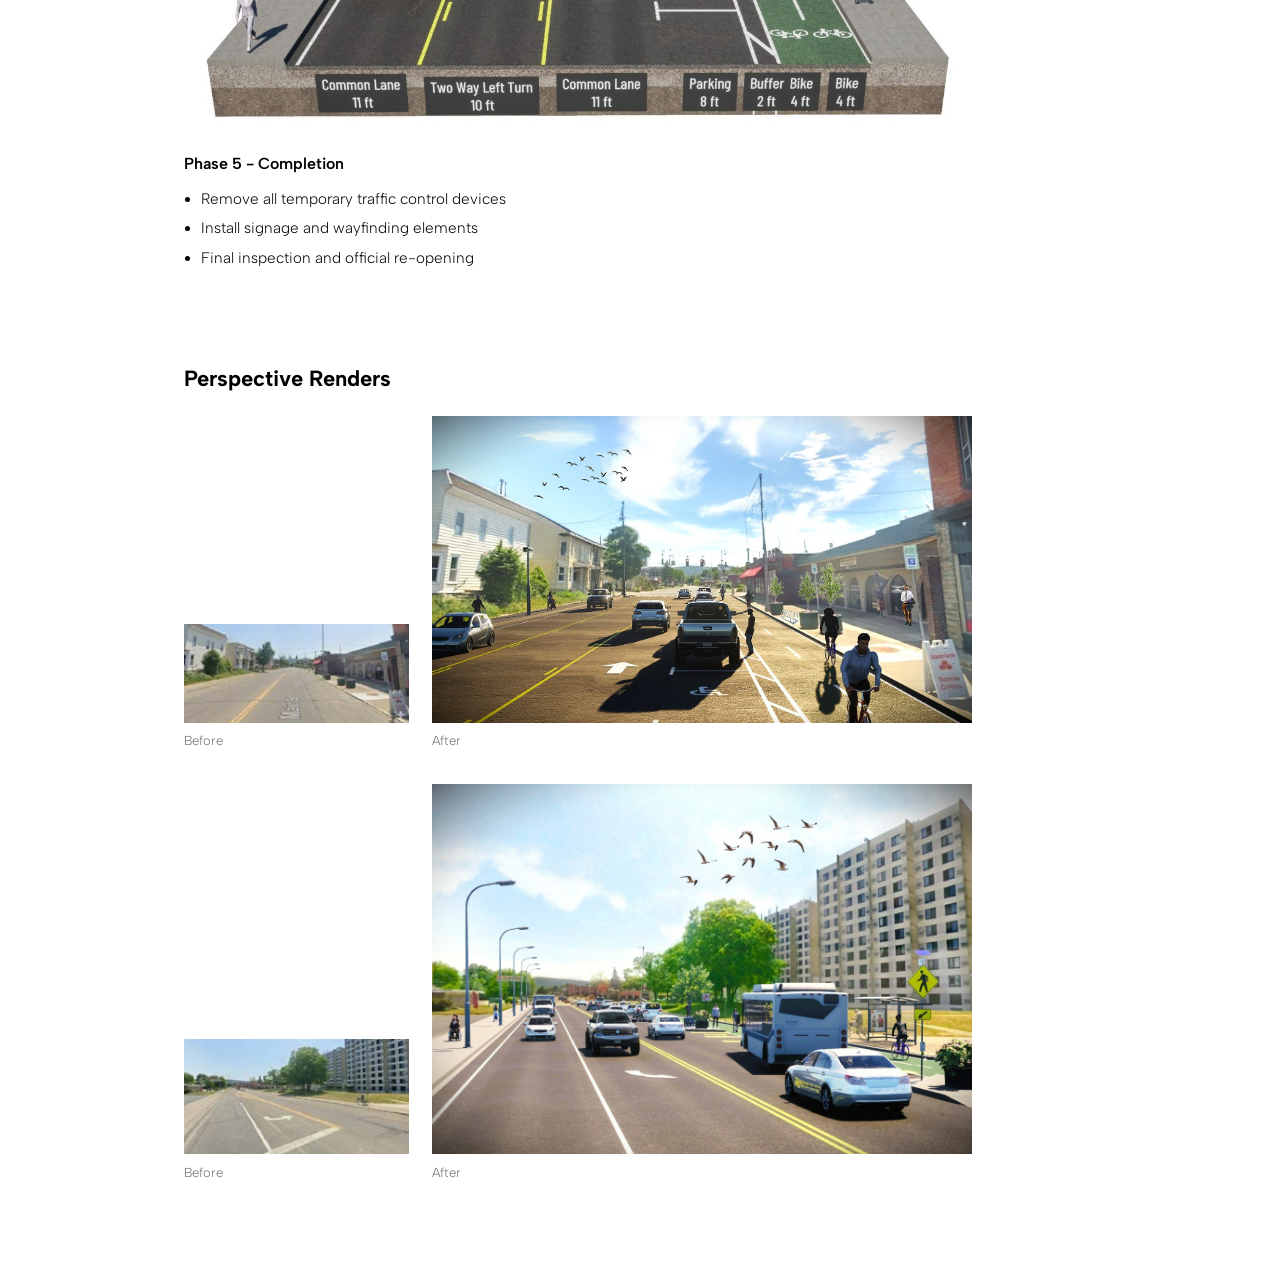
<file: projects/complete-ing-south-main/index.html>
<!doctype html>
<html lang="en">
<head>
  <meta charset="utf-8">
  <meta name="viewport" content="width=device-width, initial-scale=1">
  <title>Complete-ing South Main St. | Jade Nichols</title>
  <meta name="description" content="Redesigning South Main Street in Elmira, NY as a complete street, with a protected bike lane, safer crossings and a new bus shelter for the Flannery Apartments. Design Connect, Spring 2025.">
  <link rel="icon" type="image/png" sizes="32x32" href="../../assets/favicon-32.png">
  <link rel="icon" type="image/png" sizes="512x512" href="../../assets/icon-512.png">
  <link rel="apple-touch-icon" href="../../assets/apple-touch-icon.png">
  <meta property="og:type" content="website">
  <meta property="og:site_name" content="Jade Nichols">
  <meta property="og:title" content="Complete-ing South Main St. | Jade Nichols">
  <meta property="og:description" content="Redesigning South Main Street in Elmira, NY as a complete street, with a protected bike lane, safer crossings and a new bus shelter for the Flannery Apartments. Design Connect, Spring 2025.">
  <meta property="og:url" content="https://jadenichols.me/projects/complete-ing-south-main/">
  <meta property="og:image" content="https://jadenichols.me/assets/south-main/cover.jpg">
  <meta name="twitter:card" content="summary_large_image">
  <link rel="preload" href="../../assets/fonts/albert-sans.woff2" as="font" type="font/woff2" crossorigin>
  <link rel="stylesheet" href="../../assets/site.css">
  <link rel="stylesheet" href="../../assets/project.css">
  <script src="../../assets/project.js" defer></script>
</head>
<body>
  <a class="back" href="../../">
    <svg viewBox="0 0 29 10" aria-hidden="true"><path d="M8 5H29" fill="none"/><path d="M0 5 9 1.5V8.500Z" stroke="none"/></svg>Back
  </a>

  <main class="project">
    <header class="cover">
      <img class="cover-image" src="../../assets/south-main/cover.jpg" width="1162" height="654" alt="Rendering of the redesigned South Main Street in front of the Flannery Apartments: a bus at a new shelter, a pedestrian crossing sign, street lights, and cars, cyclists and a wheelchair user along the corridor.">

      <div class="cover-info">
        <div>
          <h1 class="project-title" id="title">Complete-ing South Main St.</h1>
          <ul class="project-meta">
            <li>Applied Work (Design Connect)</li>
            <li>Elmira, NY</li>
            <li>Spring 2025</li>
          </ul>
          <p class="project-team">Sole designer on a 12-person team</p>
        </div>

        <a class="more" href="#title">
          More
          <svg viewBox="0 0 10 28" aria-hidden="true"><path d="M5 0V20" fill="none"/><path d="M5 28 1.500 19H8.500Z" stroke="none"/></svg>
        </a>
      </div>
    </header>

    <div class="project-body">

      <section class="pj-section">
        <div class="pj-text pj-contribution">
          <p>The E. Edward Flannery Apartments anchor South Main Street’s downtown corridor, within walking distance of grocery stores, pharmacies, and everyday retail. But despite this proximity, speeding cars and minimal pedestrian infrastructure make walking and biking dangerous, particularly for elderly and disabled Elmira residents.</p>
          <p>Survey data confirmed the issue. 75% of Flannery residents who responded were over 65, and crossing safety was their primary concern. Residents and existing planning documents also emphasized the need for bike infrastructure to connect to the new Chemung River Greenway under construction across the Chemung River.</p>
          <p>Working with the City of Elmira Planning Commission, our Design Connect team reimagined South Main as a complete street. An adjacent surface lot allowed us to remove on-street parking on one side for a protected two-way bike lane connecting directly to the Greenway. Mid-block crossings, daylighting, curb extensions, raised crosswalks, and a new bus stop shelter all help to transform South Main into a safe, multi-modal path for Elmira’s most vulnerable residents: a complete street.</p>
        </div>
      </section>

      <section class="pj-section">
        <h2>Background</h2>
        <div class="pj-text pj-contribution">
          <h3>Contribution</h3>
            <p>My role within the 12 person project team was to lead the design subteam and create compelling visuals that showcase a new South Main Street. This involved a section rendering, a full top down site plan for the entire corridor, and perspective renderings. I also visualized five construction phases for the project using Beyond Typicals.</p>
        </div>
        <figure class="pj-gap-top">
          <img src="../../assets/south-main/context-aerial.jpg" width="1320" height="708" loading="lazy" alt="Aerial diagram: South Main Street runs east to west, crossed by the Chemung River and the Greenway, with Route 14 to the north and side streets feeding into the corridor.">
          <figcaption>South Main Street (red) between the Chemung River and Greenway (west) and Route 14</figcaption>
        </figure>
      </section>

      <section class="pj-section">
        <h2>Frontage Analysis</h2>
        <div class="pj-grid-3 pj-frontage">
          <figure>
            <h3>Land Use</h3>
            <img src="../../assets/south-main/land-use.jpg" width="781" height="1279" loading="lazy" alt="Land use along South Main Street: commercial in the north including a large surface lot, the E. Flannery Apartments, a civic building, and residential blocks in the south.">
            <ul class="pj-legend">
              <li><span class="sw" style="--c:#904888"></span>Civic</li>
              <li><span class="sw" style="--c:#00b0d8"></span>Commercial</li>
              <li><span class="sw" style="--c:#f8e830"></span>Residential</li>
              <li><span class="sw" style="--c:#909098"></span>Abandoned</li>
            </ul>
          </figure>
          <figure>
            <h3>Building Conditions</h3>
            <img src="../../assets/south-main/building-conditions.jpg" width="781" height="1279" loading="lazy" alt="Building conditions along South Main Street, rated excellent, good, fair, poor, or empty parcel.">
            <ul class="pj-legend">
              <li><span class="sw" style="--c:#304820"></span>Excellent</li>
              <li><span class="sw" style="--c:#308020"></span>Good</li>
              <li><span class="sw" style="--c:#58c058"></span>Fair</li>
              <li><span class="sw" style="--c:#a8d8a0"></span>Poor</li>
              <li><span class="sw sw-empty"></span>Empty Parcel</li>
            </ul>
          </figure>
          <figure>
            <h3>Urban Fabric</h3>
            <img src="../../assets/south-main/urban-fabric.jpg" width="781" height="1279" loading="lazy" alt="Urban fabric along South Main Street: suburban strip stretches, a typical downtown section, and a residential neighborhood at the south end.">
            <ul class="pj-legend">
              <li><span class="sw" style="--c:#f8b0b0"></span>Suburban Strip</li>
              <li><span class="sw" style="--c:#a0c898"></span>Typical Downtown</li>
              <li><span class="sw" style="--c:#f8f098"></span>Neighborhood</li>
            </ul>
          </figure>
        </div>
      </section>

      <section class="pj-section">
        <h2>Existing Streetscape</h2>
        <img src="../../assets/south-main/section-existing.jpg" width="1424" height="820" loading="lazy" alt="Street section of the existing South Main Street, 62 feet wide: 6-foot sidewalks, 9-foot parking on both sides, two 11-foot common lanes and a 10-foot two-way left turn lane.">
        <h2>New Complete Street</h2>
        <img src="../../assets/south-main/section-proposed.jpg" width="1428" height="825" loading="lazy" alt="Street section of the new complete street in the same 62 feet: parking removed on one side for a 2-foot buffer and two 4-foot bike lanes, with an 8-foot parking lane, the turn lane and two common lanes kept.">
      </section>

      <section class="pj-section">
        <h2>Implementing Complete Street Design</h2>
        <div class="pj-text pj-contribution">
          <p>Art murals activate residential zones, enhanced crossings support downtown retail, and bus infrastructure serves the Flannery Apartments’ civic frontage. By calibrating interventions to the urban fabric while prioritizing pedestrian safety, a fragmented corridor is transformed into a cohesive path that connects residents to essential services.</p>
        </div>
        <div class="pj-details">
          <figure>
            <img src="../../assets/south-main/focus6.jpg" width="800" height="800" loading="lazy" alt="Plan detail of an intersection with a raised crosswalk, a corner island and bike racks.">
            <figcaption>Bike racks, corner island, raised crosswalk</figcaption>
          </figure>
          <figure>
            <img src="../../assets/south-main/focus7.jpg" width="800" height="800" loading="lazy" alt="Plan detail of a dedicated bus stop area and new shelter beside a lawn with an outdoor food truck.">
            <figcaption>Dedicated bus stop area, new bus stop shelter, outdoor food truck</figcaption>
          </figure>
          <figure>
            <img src="../../assets/south-main/focus3.jpg" width="800" height="800" loading="lazy" alt="Plan detail of a sidewalk bulb-out with green planters and a green median beside the bike lane.">
            <figcaption>Sidewalk bulb-out, green planters, green median</figcaption>
          </figure>
          <figure>
            <img src="../../assets/south-main/focus4.jpg" width="800" height="800" loading="lazy" alt="Plan detail of a skewed intersection with shortened crossings and new markings.">
            <figcaption>Smaller crossing distance, improved intersection markings, traffic light timing optimization</figcaption>
          </figure>
        </div>
      </section>

      <section class="pj-section">
        <h2>Full Complete Street</h2>
        <p class="pj-hint">Hover over the plan to magnify</p>
        <img class="pj-bleed" data-zoom="../../assets/south-main/site-plan-zoom.jpg" src="../../assets/south-main/site-plan.jpg" width="3200" height="1564" loading="lazy" alt="Full top-down site plan of the South Main Street corridor over an aerial photo, showing the new green bike lane, crossings and curb extensions along its length, with Route 14 to the north.">
      </section>

      <section class="pj-section">
        <h2>Construction Phases</h2>
        <ol class="pj-phases">
          <li>
            <img src="../../assets/south-main/phase-1.jpg" width="1235" height="557" loading="lazy" alt="Phase 1: the existing street with parking on both sides, two travel lanes and a center turn lane.">
            <div><h3>Phase 1 - Existing</h3><ul><li>Document pavement conditions &amp; infrastructure</li><li>Survey utility locations and right-of-way</li><li>Establish traffic control for initial work zone</li></ul></div>
          </li>
          <li>
            <img src="../../assets/south-main/phase-2.jpg" width="1235" height="555" loading="lazy" alt="Phase 2: traffic moved to two lanes on one side while the bike lane is built behind cones.">
            <div><h3>Phase 2</h3><ul><li>Move through traffic to the two East-side lanes</li><li>Install traffic barriers and construction signage</li><li>Pour concrete and pave new bike lanes + buffer</li></ul></div>
          </li>
          <li>
            <img src="../../assets/south-main/phase-3.jpg" width="1235" height="559" loading="lazy" alt="Phase 3: traffic in temporary central lanes, the new green bike lane open, and the far side under construction.">
            <div><h3>Phase 3</h3><ul><li>Move through traffic to temporary central lanes</li><li>Temporary bollards between road and bike lane</li><li>Pave new markings and curb for left lane</li></ul></div>
          </li>
          <li>
            <img src="../../assets/south-main/phase-4.jpg" width="1257" height="539" loading="lazy" alt="Phase 4: traffic in its permanent central lanes while the turn lane, parking lane and bike buffer are paved.">
            <div><h3>Phase 4</h3><ul><li>Move through traffic to permanent central lanes</li><li>Final paving changes for middle turn lane, the parking lane, and the bike buffer</li></ul></div>
          </li>
          <li>
            <img src="../../assets/south-main/phase-5.jpg" width="1257" height="569" loading="lazy" alt="Phase 5: the finished complete street with cars, a protected bike lane in use, and people on the sidewalks.">
            <div><h3>Phase 5 - Completion</h3><ul><li>Remove all temporary traffic control devices</li><li>Install signage and wayfinding elements</li><li>Final inspection and official re-opening</li></ul></div>
          </li>
        </ol>
      </section>

      <section class="pj-section">
        <h2>Perspective Renders</h2>
        <div class="pj-before-after">
          <figure>
            <img src="../../assets/south-main/before-1.jpg" width="490" height="214" loading="lazy" alt="South Main Street today: a wide empty road between houses and a low strip of shops.">
            <figcaption>Before</figcaption>
          </figure>
          <figure>
            <img src="../../assets/south-main/render-1.jpg" width="1477" height="839" loading="lazy" alt="The same stretch with a protected bike lane, planters and people cycling and walking past the shops.">
            <figcaption>After</figcaption>
          </figure>
        </div>
        <div class="pj-before-after pj-gap-top">
          <figure>
            <img src="../../assets/south-main/before-2.jpg" width="490" height="252" loading="lazy" alt="South Main Street outside the Flannery Apartments today: a wide road with a turn lane and no crossing.">
            <figcaption>Before</figcaption>
          </figure>
          <figure>
            <img src="../../assets/south-main/render-2.jpg" width="1162" height="796" loading="lazy" alt="The same view with a bus stopped at a new shelter, a pedestrian crossing sign, street lights and a wheelchair user on the sidewalk.">
            <figcaption>After</figcaption>
          </figure>
        </div>
      </section>
    </div>
  </main>
</body>
</html>
</file>
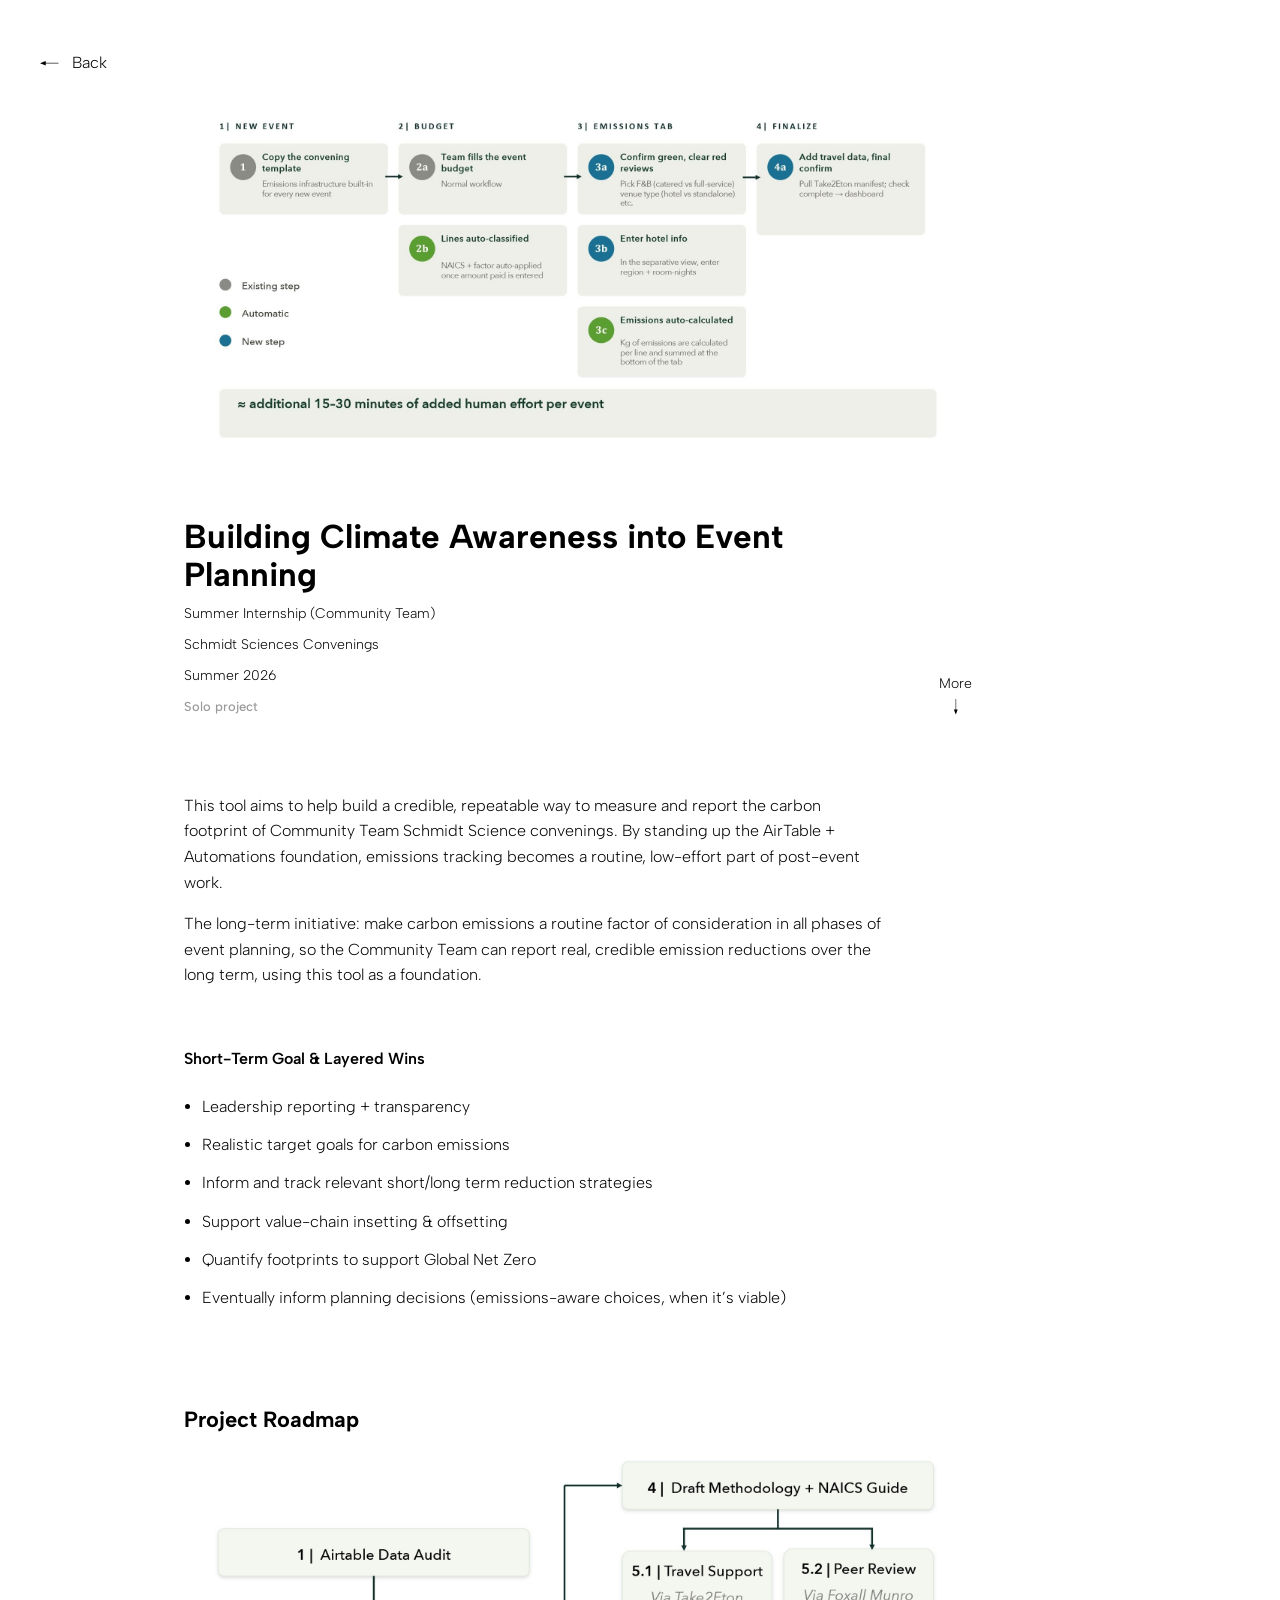
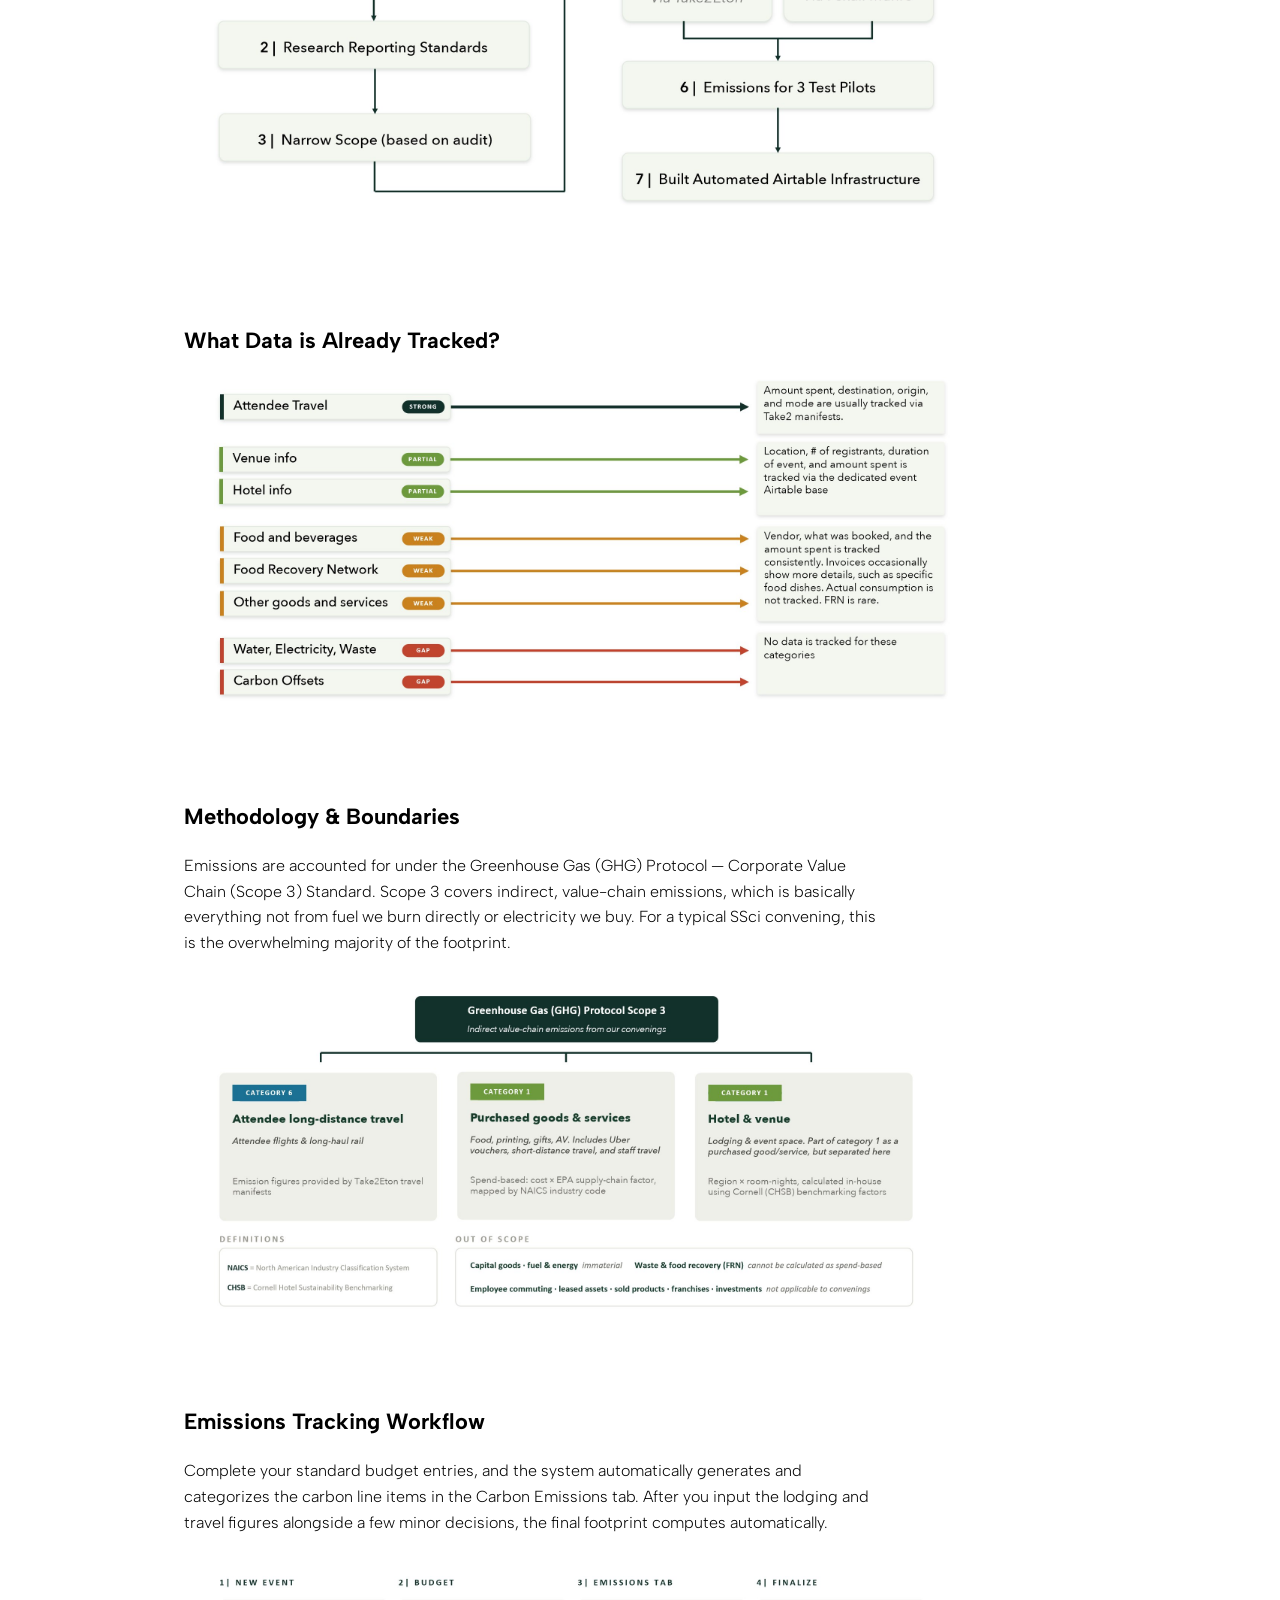
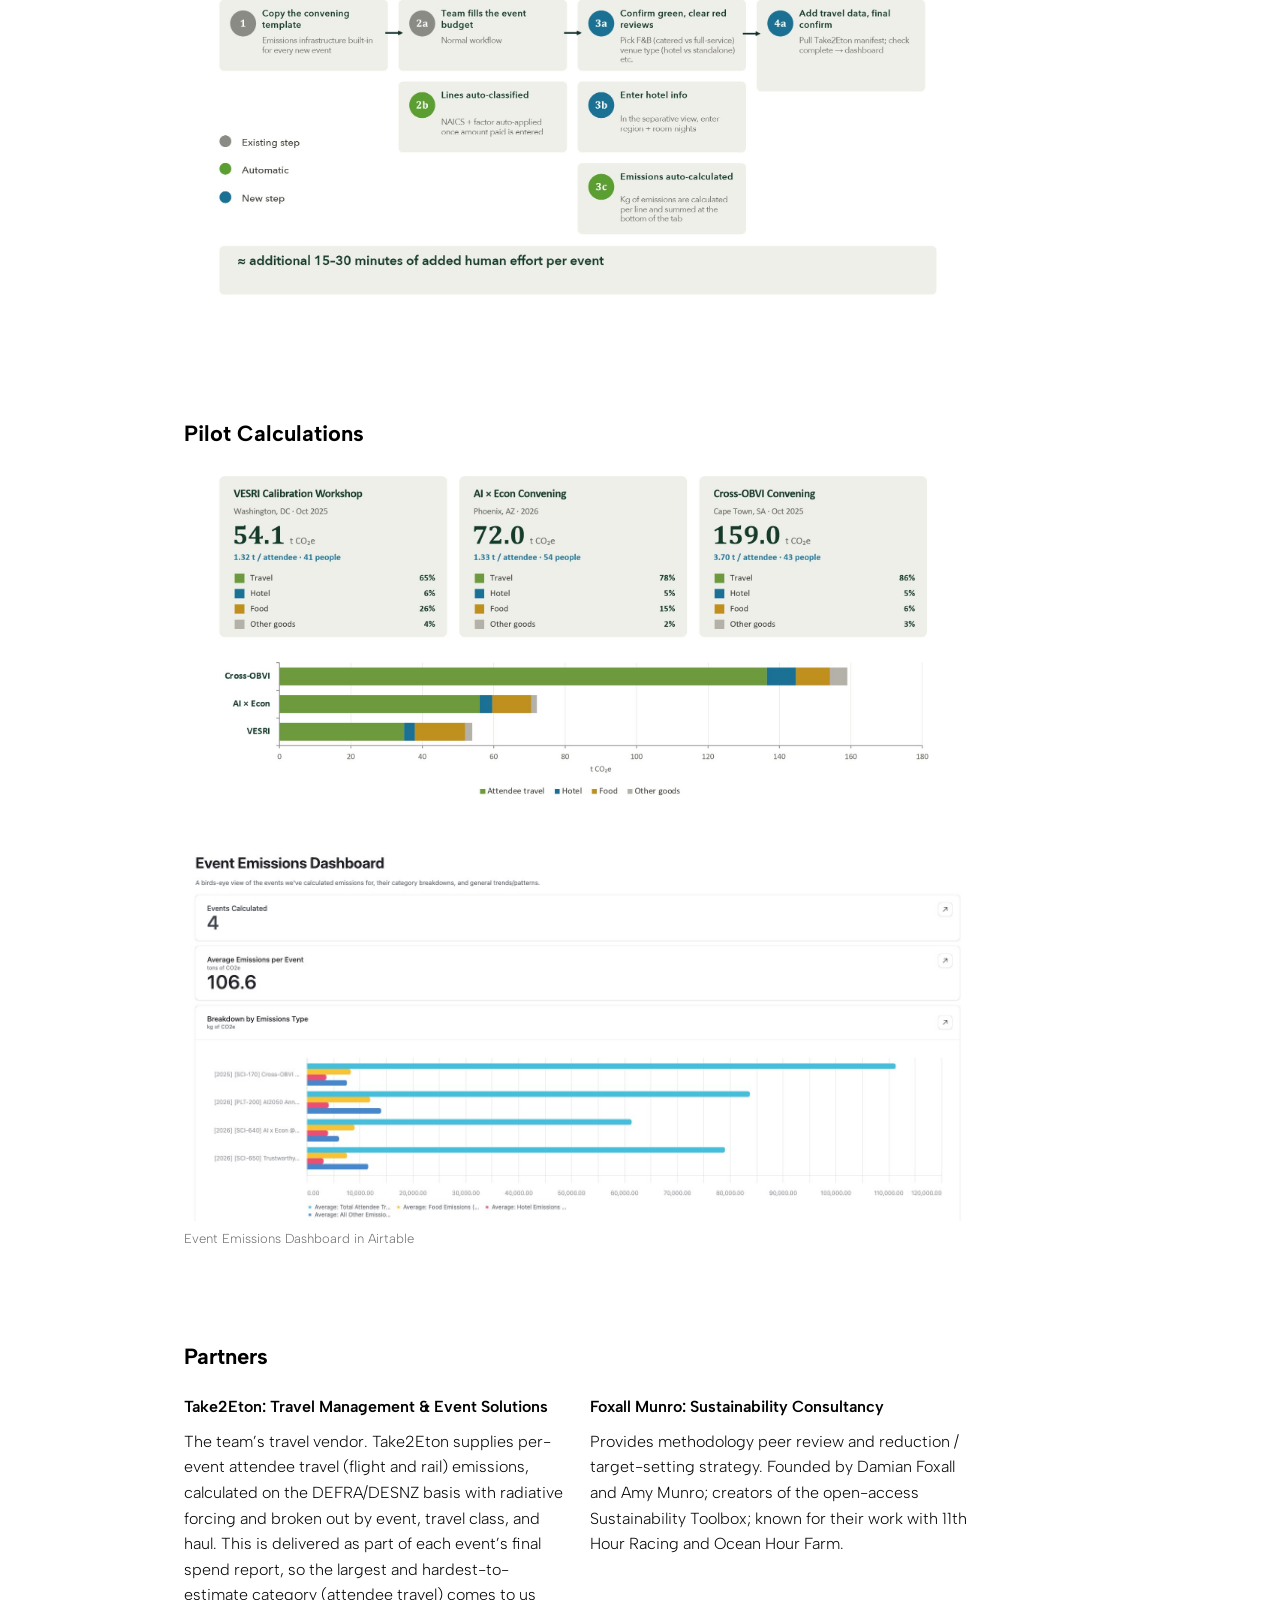
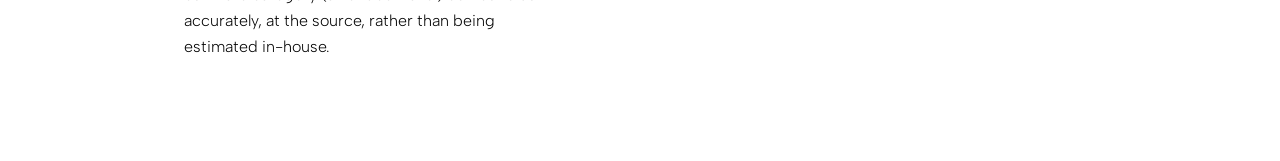
<file: projects/event-emissions/index.html>
<!doctype html>
<html lang="en">
<head>
  <meta charset="utf-8">
  <meta name="viewport" content="width=device-width, initial-scale=1">
  <title>Building Climate Awareness into Event Planning | Jade Nichols</title>
  <meta name="description" content="An Airtable workflow for measuring, tracking and reporting the carbon emissions of convenings. Summer internship project by Jade Nichols, 2026.">
  <link rel="icon" type="image/png" sizes="32x32" href="../../assets/favicon-32.png">
  <link rel="icon" type="image/png" sizes="512x512" href="../../assets/icon-512.png">
  <link rel="apple-touch-icon" href="../../assets/apple-touch-icon.png">
  <meta property="og:type" content="website">
  <meta property="og:site_name" content="Jade Nichols">
  <meta property="og:title" content="Building Climate Awareness into Event Planning | Jade Nichols">
  <meta property="og:description" content="An Airtable workflow for measuring, tracking and reporting the carbon emissions of convenings. Summer internship project by Jade Nichols, 2026.">
  <meta property="og:url" content="https://jadenichols.me/projects/event-emissions/">
  <meta property="og:image" content="https://jadenichols.me/assets/emissions/cover.jpg">
  <meta name="twitter:card" content="summary_large_image">
  <link rel="preload" href="../../assets/fonts/albert-sans.woff2" as="font" type="font/woff2" crossorigin>
  <link rel="stylesheet" href="../../assets/site.css">
  <link rel="stylesheet" href="../../assets/project.css">
  <script src="../../assets/project.js" defer></script>
</head>
<body>
  <a class="back" href="../../">
    <svg viewBox="0 0 29 10" aria-hidden="true"><path d="M8 5H29" fill="none"/><path d="M0 5 9 1.5V8.500Z" stroke="none"/></svg>Back
  </a>

  <main class="project">
    <header class="cover">
      <img class="cover-image" src="../../assets/emissions/cover.jpg" width="2100" height="1182" alt="Diagram of the emissions tracking workflow: copy the convening template, fill the event budget while lines classify themselves, confirm the emissions tab and enter hotel info while emissions calculate automatically, then add travel data and confirm.">

      <div class="cover-info">
        <div>
          <h1 class="project-title" id="title">Building Climate Awareness into Event Planning</h1>
          <ul class="project-meta">
            <li>Summer Internship (Community Team)</li>
            <li>Schmidt Sciences Convenings</li>
            <li>Summer 2026</li>
          </ul>
          <p class="project-team">Solo project</p>
        </div>

        <a class="more" href="#title">
          More
          <svg viewBox="0 0 10 28" aria-hidden="true"><path d="M5 0V20" fill="none"/><path d="M5 28 1.500 19H8.500Z" stroke="none"/></svg>
        </a>
      </div>
    </header>

    <div class="project-body">

      <section class="pj-section pj-intro pj-intro-wide">
        <div class="pj-text">
          <p>This tool aims to help build a credible, repeatable way to measure and report the carbon footprint of Community Team Schmidt Science convenings. By standing up the AirTable + Automations foundation, emissions tracking becomes a routine, low-effort part of post-event work.</p>
          <p>The long-term initiative: make carbon emissions a routine factor of consideration in all phases of event planning, so the Community Team can report real, credible emission reductions over the long term, using this tool as a foundation.</p>
        </div>
        <div class="pj-questions">
          <h3>Short-Term Goal &amp; Layered Wins</h3>
          <ul class="pj-points">
            <li>Leadership reporting + transparency</li>
            <li>Realistic target goals for carbon emissions</li>
            <li>Inform and track relevant short/long term reduction strategies</li>
            <li>Support value-chain insetting &amp; offsetting</li>
            <li>Quantify footprints to support Global Net Zero</li>
            <li>Eventually inform planning decisions (emissions-aware choices, when it’s viable)</li>
          </ul>
        </div>
      </section>

      <section class="pj-section">
        <h2>Project Roadmap</h2>
        <img src="../../assets/emissions/roadmap.jpg" width="2100" height="1000" loading="lazy" alt="Project roadmap: 1 Airtable data audit, 2 research reporting standards, 3 narrow scope based on the audit, 4 draft methodology and NAICS guide, 5.1 travel support via Take2Eton and 5.2 peer review via Foxall Munro, 6 emissions for three test pilots, 7 built automated Airtable infrastructure.">
      </section>

      <section class="pj-section">
        <h2>What Data is Already Tracked?</h2>
        <img src="../../assets/emissions/data-audit.jpg" width="2100" height="880" loading="lazy" alt="Data audit: attendee travel is strongly tracked through travel manifests; venue and hotel info are partially tracked; food and beverages, food recovery and other goods are weakly tracked; water, electricity, waste and carbon offsets are not tracked at all.">
      </section>

      <section class="pj-section">
        <h2>Methodology &amp; Boundaries</h2>
        <div class="pj-text pj-contribution">
          <p>Emissions are accounted for under the Greenhouse Gas (GHG) Protocol — Corporate Value Chain (Scope 3) Standard. Scope 3 covers indirect, value-chain emissions, which is basically everything not from fuel we burn directly or electricity we buy. For a typical SSci convening, this is the overwhelming majority of the footprint.</p>
        </div>
        <img class="pj-gap-top" src="../../assets/emissions/methodology.jpg" width="2100" height="860" loading="lazy" alt="Methodology diagram under GHG Protocol Scope 3: Category 6 attendee long-distance travel from travel manifests; Category 1 purchased goods and services, spend-based with EPA supply-chain factors mapped by NAICS code; and hotel and venue, by region and room-nights using Cornell CHSB factors. Capital goods, fuel and energy, waste and food recovery, commuting and other categories are out of scope.">
      </section>

      <section class="pj-section">
        <h2>Emissions Tracking Workflow</h2>
        <div class="pj-text pj-contribution">
          <p>Complete your standard budget entries, and the system automatically generates and categorizes the carbon line items in the Carbon Emissions tab. After you input the lodging and travel figures alongside a few minor decisions, the final footprint computes automatically.</p>
        </div>
        <img class="pj-gap-top" src="../../assets/emissions/workflow.jpg" width="2100" height="945" loading="lazy" alt="Workflow in four stages: new event, budget, emissions tab and finalize, with existing steps, automatic steps and new steps marked; about 15 to 30 minutes of added human effort per event.">
      </section>

      <section class="pj-section">
        <h2>Pilot Calculations</h2>
        <img src="../../assets/emissions/pilots.jpg" width="2100" height="890" loading="lazy" alt="Pilot calculations for three convenings: VESRI Calibration Workshop, Washington DC, 54.1 t CO2e (1.32 t per attendee); AI × Econ Convening, Phoenix, 72.0 t (1.33 t per attendee); Cross-OBVI Convening, Cape Town, 159.0 t (3.70 t per attendee). Attendee travel is 65 to 86 percent of each footprint.">
        <figure class="pj-gap-top">
          <img src="../../assets/emissions/dashboard.jpg" width="1646" height="798" loading="lazy" alt="The Event Emissions Dashboard in Airtable: 4 events calculated, an average of 106.6 tons of CO2e per event, and a bar chart breaking each event's emissions into attendee travel, food, hotel and all other emissions, with travel by far the largest.">
          <figcaption>Event Emissions Dashboard in Airtable</figcaption>
        </figure>
      </section>

      <section class="pj-section">
        <h2>Partners</h2>
        <div class="pj-grid-2">
          <div class="pj-text">
            <h3>Take2Eton: Travel Management &amp; Event Solutions</h3>
            <p>The team’s travel vendor. Take2Eton supplies per-event attendee travel (flight and rail) emissions, calculated on the DEFRA/DESNZ basis with radiative forcing and broken out by event, travel class, and haul. This is delivered as part of each event’s final spend report, so the largest and hardest-to-estimate category (attendee travel) comes to us accurately, at the source, rather than being estimated in-house.</p>
          </div>
          <div class="pj-text">
            <h3>Foxall Munro: Sustainability Consultancy</h3>
            <p>Provides methodology peer review and reduction / target-setting strategy. Founded by Damian Foxall and Amy Munro; creators of the open-access Sustainability Toolbox; known for their work with 11th Hour Racing and Ocean Hour Farm.</p>
          </div>
        </div>
      </section>
    </div>
  </main>
</body>
</html>
</file>
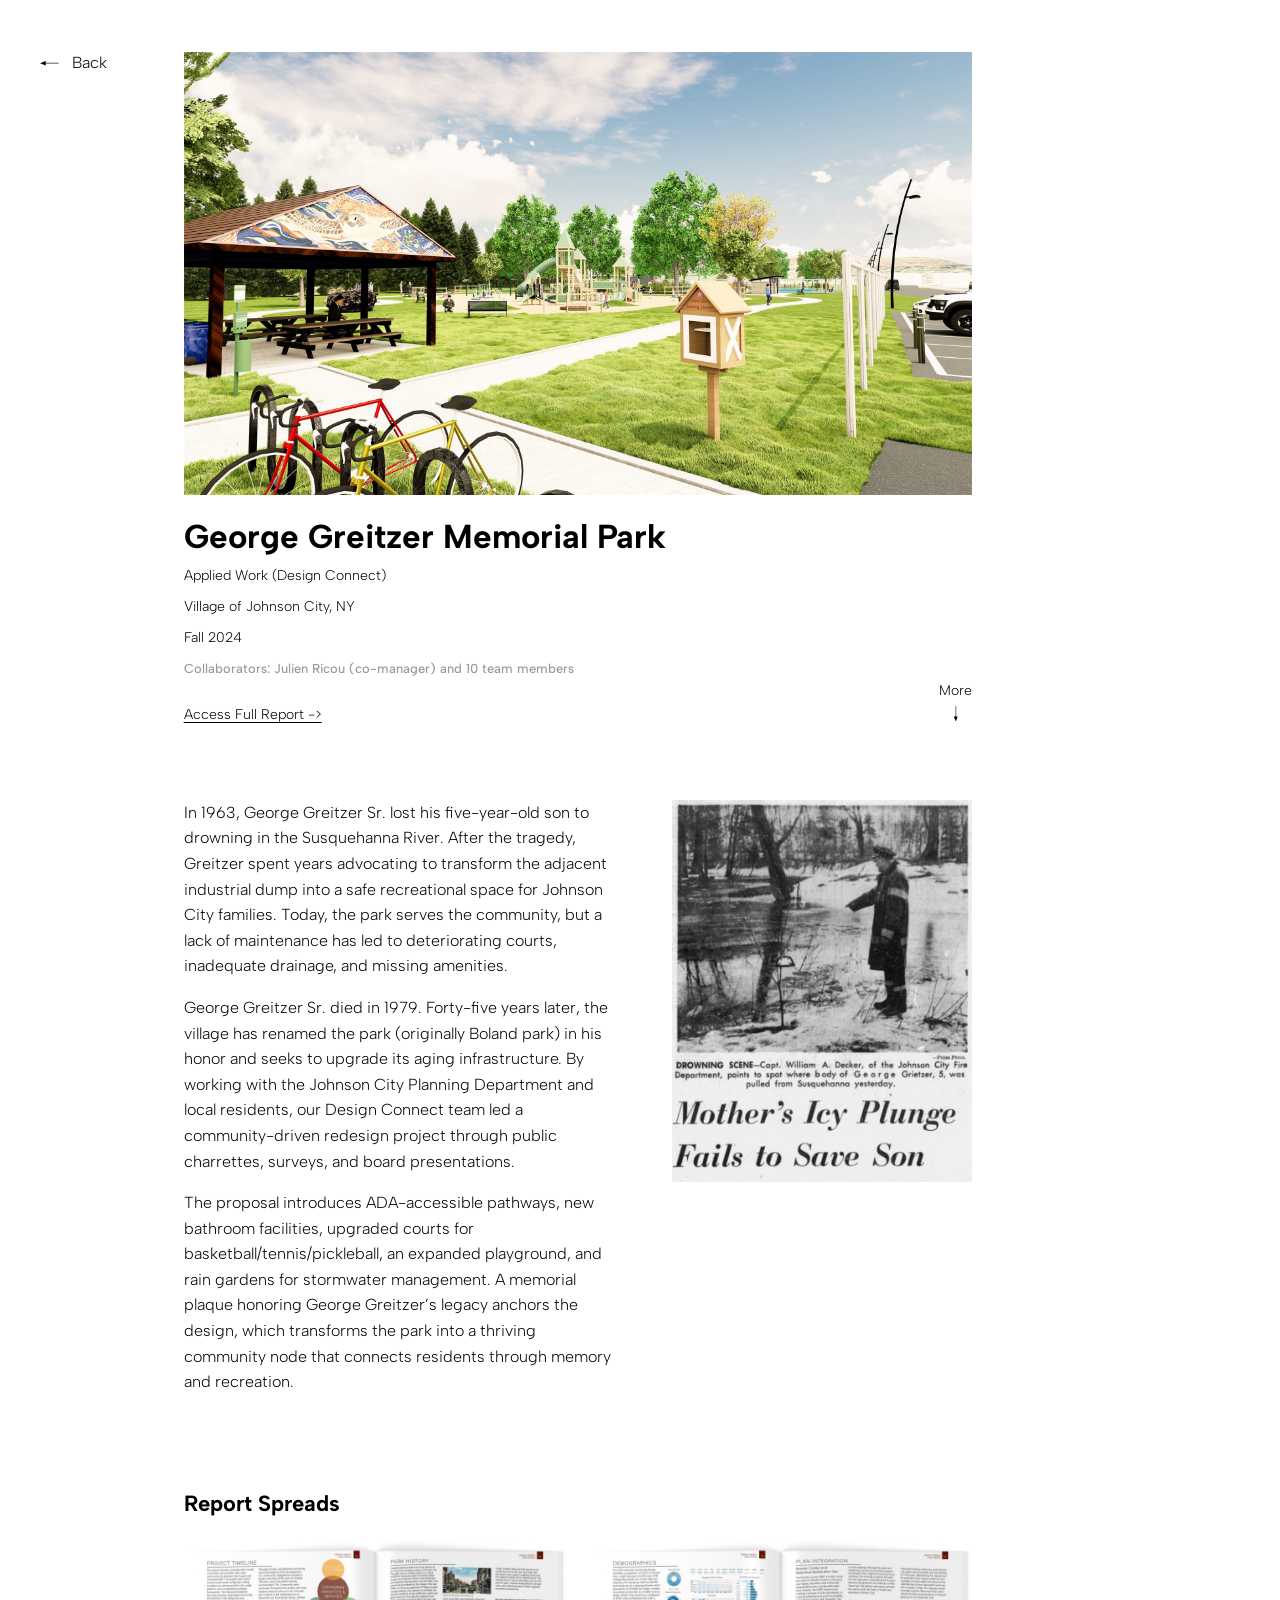
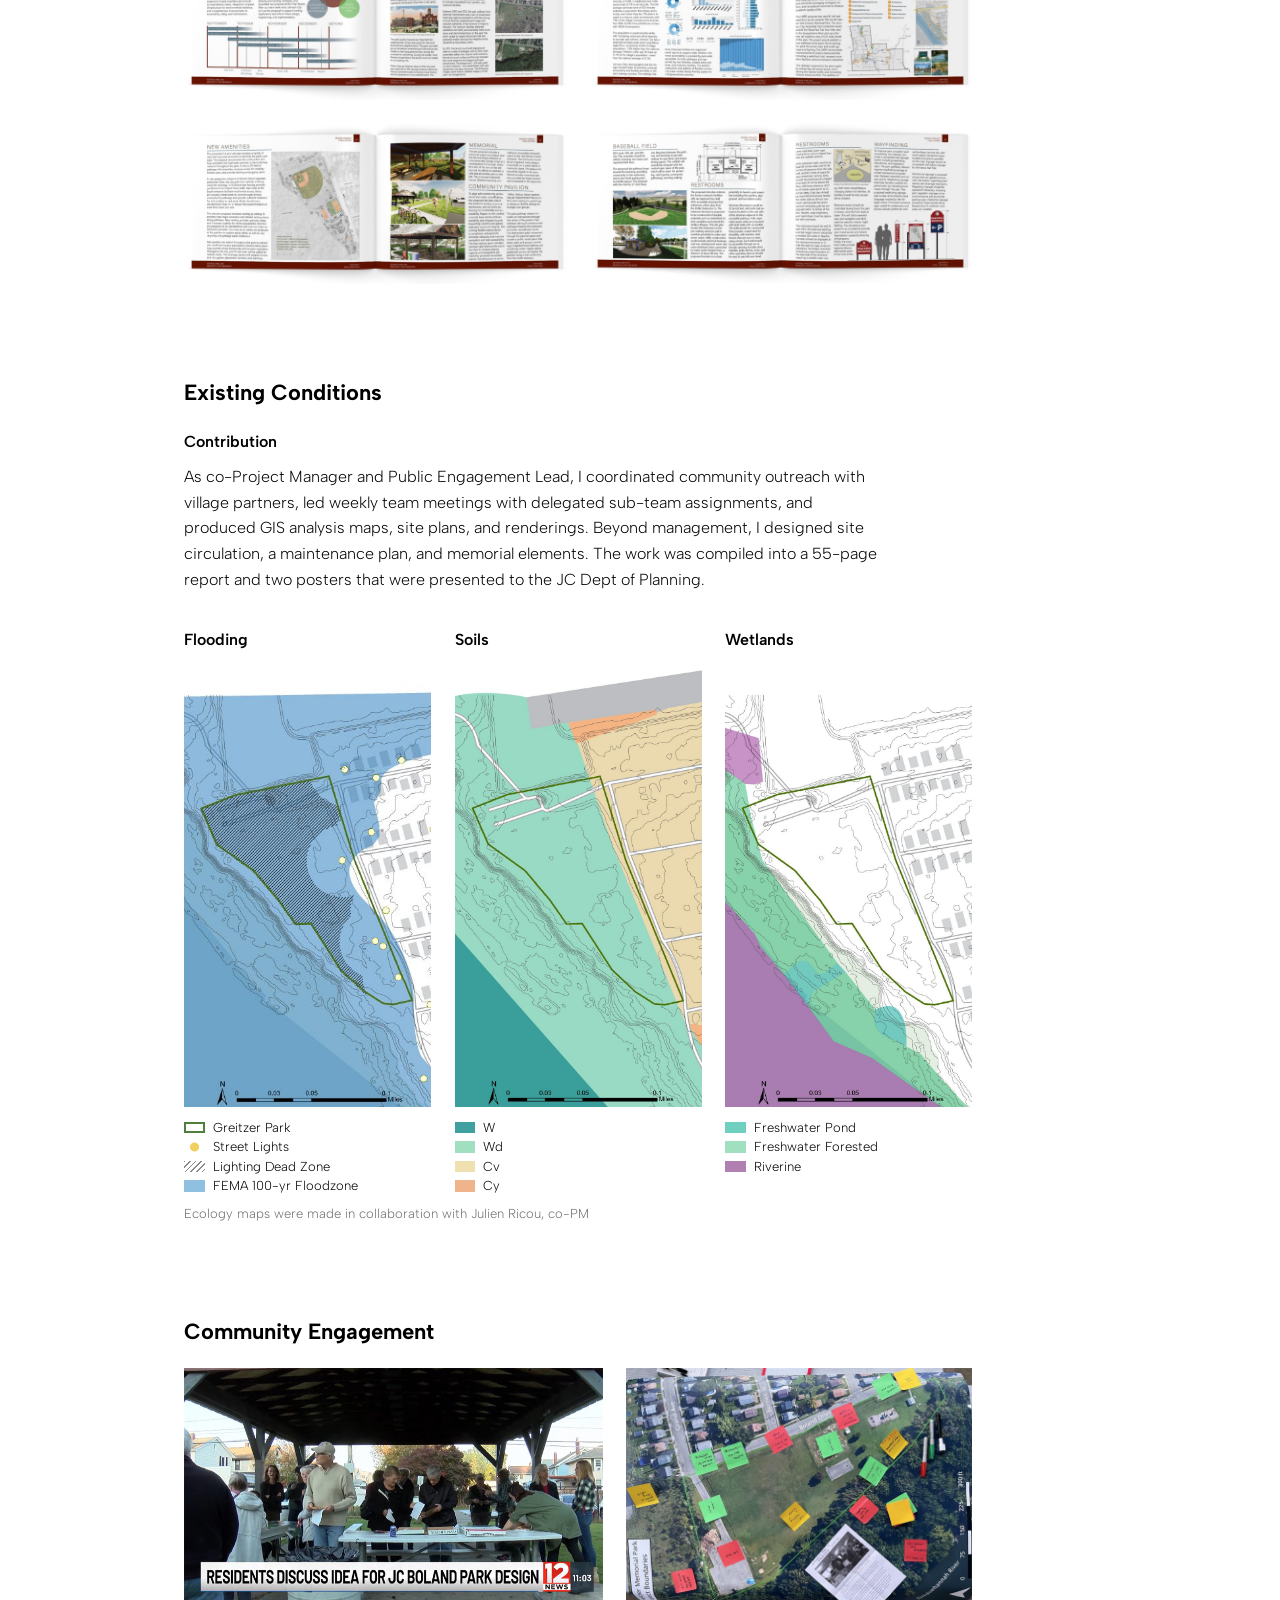
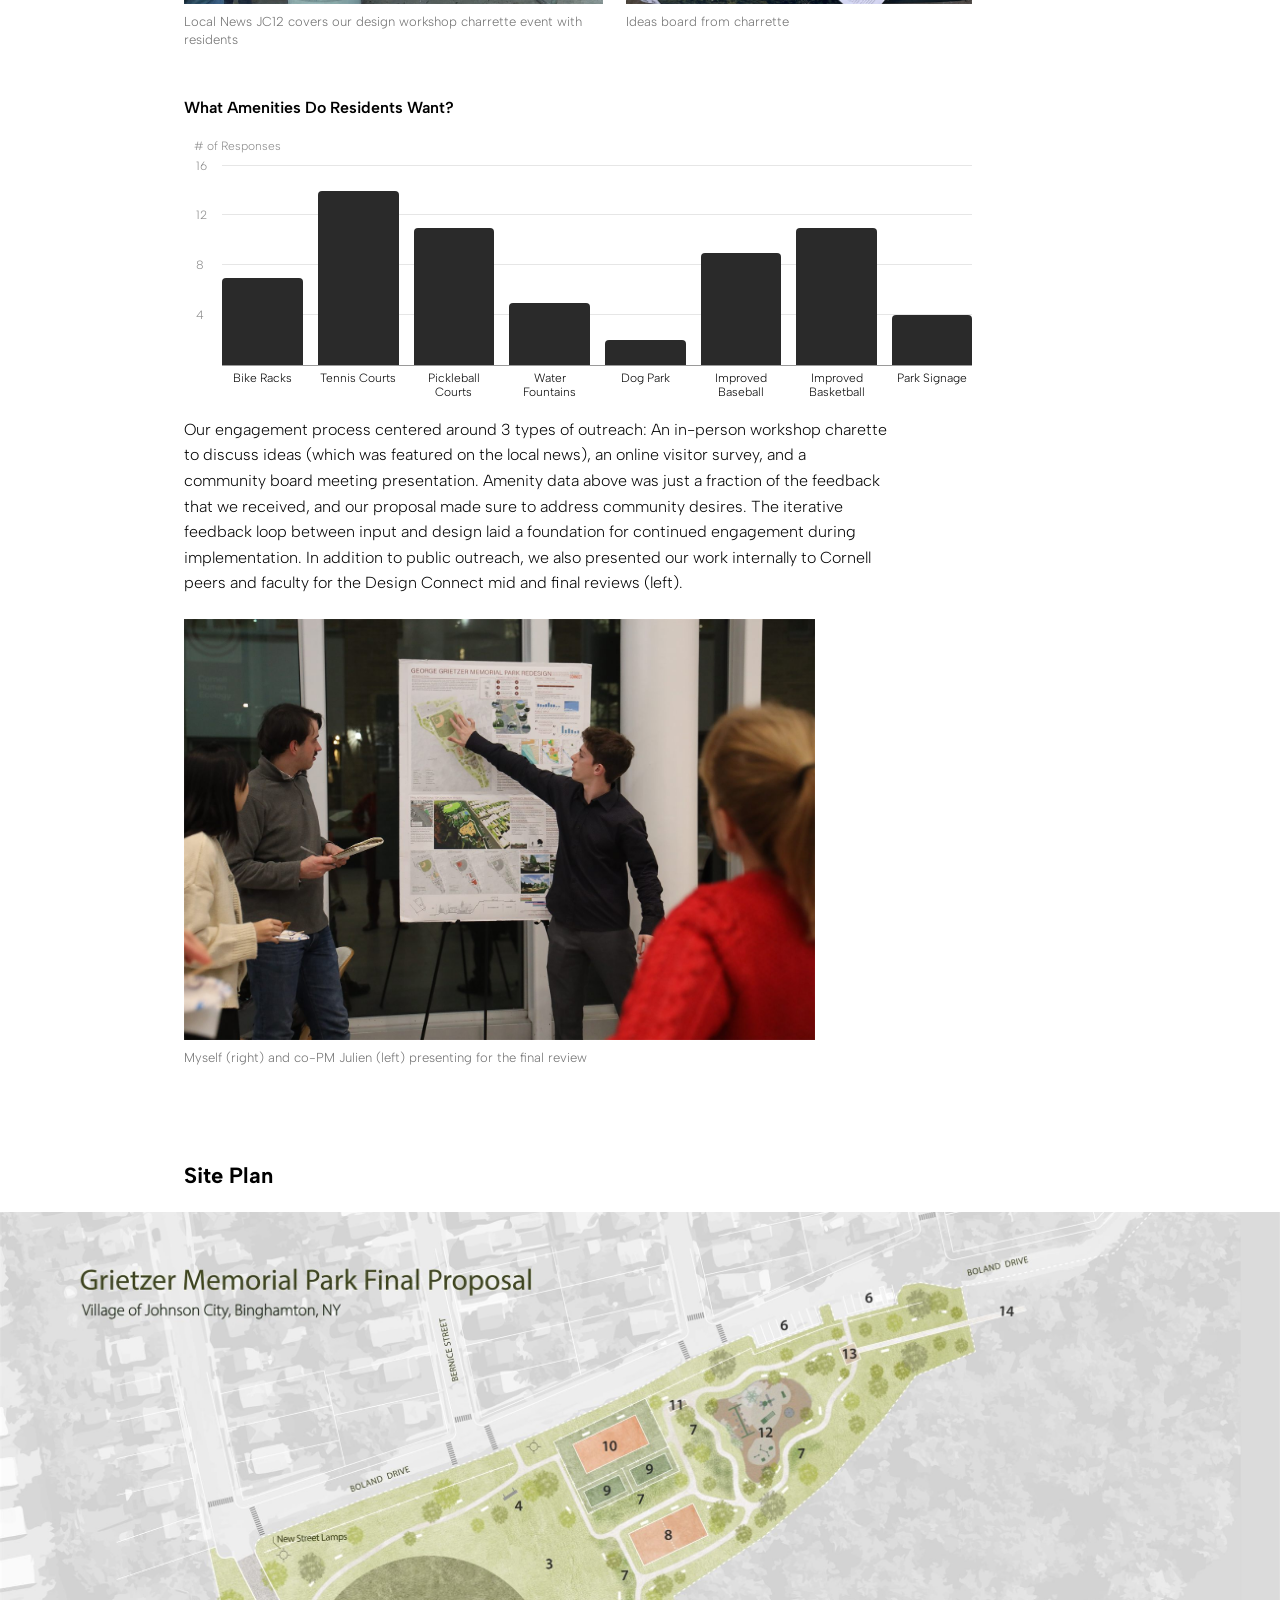
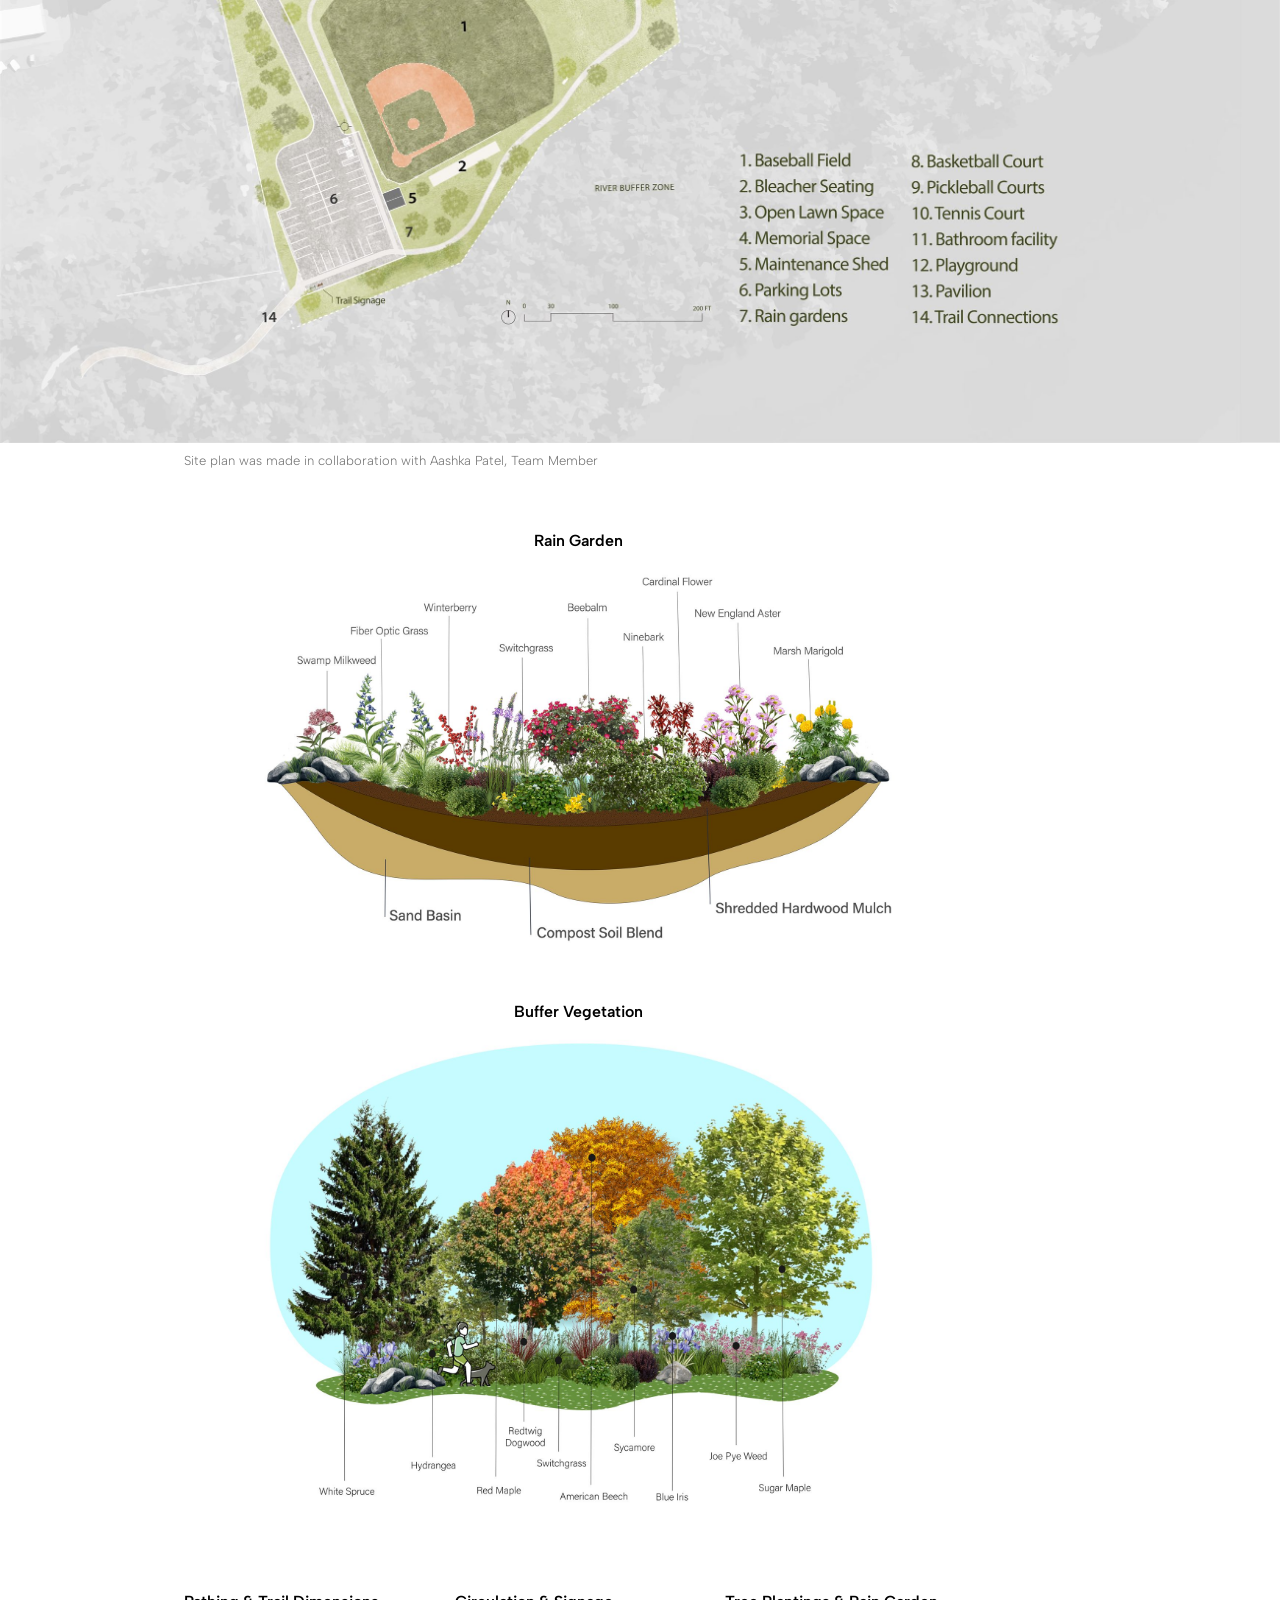
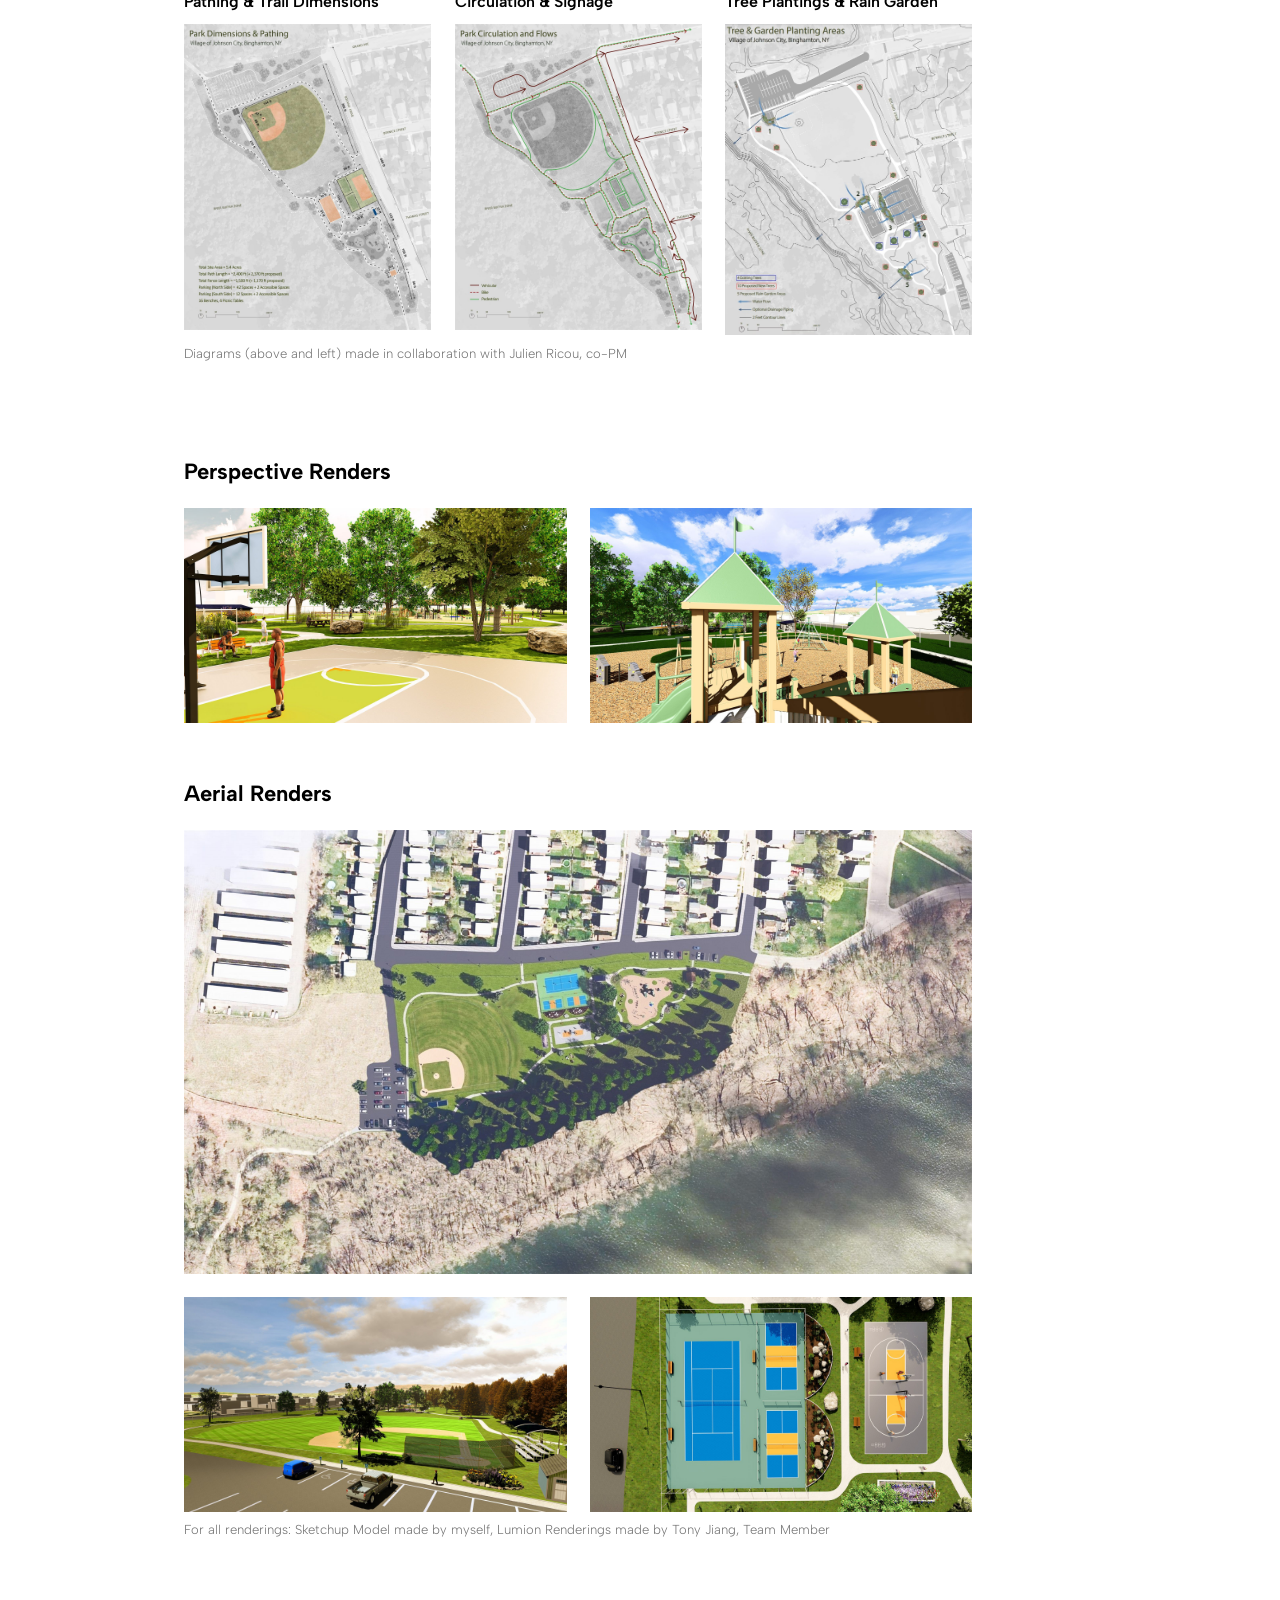
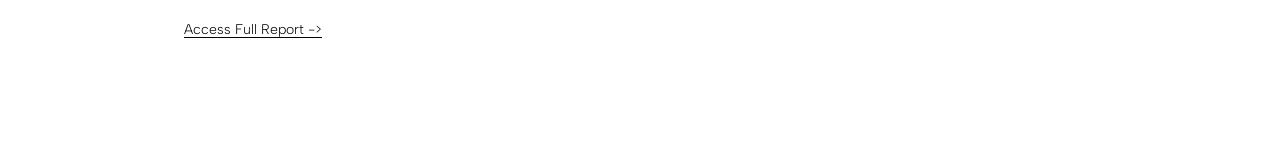
<file: projects/greitzer-memorial-park/index.html>
<!doctype html>
<html lang="en">
<head>
  <meta charset="utf-8">
  <meta name="viewport" content="width=device-width, initial-scale=1">
  <title>George Greitzer Memorial Park | Jade Nichols</title>
  <meta name="description" content="A community-driven redesign of George Greitzer Memorial Park in the Village of Johnson City, NY, by Jade Nichols with Design Connect, Fall 2024.">
  <link rel="icon" type="image/png" sizes="32x32" href="../../assets/favicon-32.png">
  <link rel="icon" type="image/png" sizes="512x512" href="../../assets/icon-512.png">
  <link rel="apple-touch-icon" href="../../assets/apple-touch-icon.png">
  <meta property="og:type" content="website">
  <meta property="og:site_name" content="Jade Nichols">
  <meta property="og:title" content="George Greitzer Memorial Park | Jade Nichols">
  <meta property="og:description" content="A community-driven redesign of George Greitzer Memorial Park in the Village of Johnson City, NY, by Jade Nichols with Design Connect, Fall 2024.">
  <meta property="og:url" content="https://jadenichols.me/projects/greitzer-memorial-park/">
  <meta property="og:image" content="https://jadenichols.me/assets/greitzer/cover.jpg">
  <meta name="twitter:card" content="summary_large_image">
  <link rel="preload" href="../../assets/fonts/albert-sans.woff2" as="font" type="font/woff2" crossorigin>
  <link rel="stylesheet" href="../../assets/site.css">
  <link rel="stylesheet" href="../../assets/project.css">
  <script src="../../assets/project.js" defer></script>
</head>
<body>
  <a class="back" href="../../">
    <svg viewBox="0 0 29 10" aria-hidden="true"><path d="M8 5H29" fill="none"/><path d="M0 5 9 1.5V8.500Z" stroke="none"/></svg>Back
  </a>

  <main class="project">
    <header class="cover">
      <img class="cover-image" src="../../assets/greitzer/cover.jpg" width="2400" height="1350" alt="Rendering of the redesigned park: a picnic pavilion with a mosaic sea turtle in its gable, a little lending library, bike racks, winding paths, and a playground among trees.">

      <div class="cover-info">
        <div>
          <h1 class="project-title" id="title">George Greitzer Memorial Park</h1>
          <ul class="project-meta">
            <li>Applied Work (Design Connect)</li>
            <li>Village of Johnson City, NY</li>
            <li>Fall 2024</li>
          </ul>
          <p class="project-team">Collaborators: Julien Ricou (co-manager) and 10 team members</p>
          <a class="deliverable" href="../../assets/greitzer/greitzer-report.pdf" target="_blank" rel="noopener">Access Full Report -&gt;</a>
        </div>

        <a class="more" href="#title">
          More
          <svg viewBox="0 0 10 28" aria-hidden="true"><path d="M5 0V20" fill="none"/><path d="M5 28 1.500 19H8.500Z" stroke="none"/></svg>
        </a>
      </div>
    </header>

    <div class="project-body">

      <section class="pj-section pj-intro">
        <div class="pj-text">
          <p>In 1963, George Greitzer Sr. lost his five-year-old son to drowning in the Susquehanna River. After the tragedy, Greitzer spent years advocating to transform the adjacent industrial dump into a safe recreational space for Johnson City families. Today, the park serves the community, but a lack of maintenance has led to deteriorating courts, inadequate drainage, and missing amenities.</p>
          <p>George Greitzer Sr. died in 1979. Forty-five years later, the village has renamed the park (originally Boland park) in his honor and seeks to upgrade its aging infrastructure. By working with the Johnson City Planning Department and local residents, our Design Connect team led a community-driven redesign project through public charrettes, surveys, and board presentations.</p>
          <p>The proposal introduces ADA-accessible pathways, new bathroom facilities, upgraded courts for basketball/tennis/pickleball, an expanded playground, and rain gardens for stormwater management. A memorial plaque honoring George Greitzer’s legacy anchors the design, which transforms the park into a thriving community node that connects residents through memory and recreation.</p>
        </div>
        <figure class="pj-clipping">
          <img src="../../assets/greitzer/newspaper-clipping.jpg" width="358" height="456" loading="lazy" alt="1963 newspaper clipping headlined “Mother’s Icy Plunge Fails to Save Son,” with a photo of a Johnson City fire captain pointing to the spot on the Susquehanna where five-year-old George Greitzer was pulled from the river.">
        </figure>
      </section>

      <section class="pj-section">
        <h2>Report Spreads</h2>
        <div class="pj-grid-2 pj-spreads">
          <img src="../../assets/greitzer/spread-8-9.jpg" width="1600" height="668" loading="lazy" alt="Report spread, pages 8 and 9: the project timeline from September to December, and the park's history with archival photos and satellite images.">
          <img src="../../assets/greitzer/spread-24-25.jpg" width="1600" height="668" loading="lazy" alt="Report spread, pages 24 and 25: Johnson City demographics with charts, and plan integration with the county waterfront plan.">
          <img src="../../assets/greitzer/spread-34-35.jpg" width="1600" height="671" loading="lazy" alt="Report spread, pages 34 and 35: new amenities on the site plan, and the memorial and community pavilion with renderings.">
          <img src="../../assets/greitzer/spread-39-40.jpg" width="1600" height="668" loading="lazy" alt="Report spread, pages 39 and 40: the baseball field, restrooms and wayfinding signage.">
        </div>
      </section>

      <section class="pj-section">
        <h2>Existing Conditions</h2>
        <div class="pj-text pj-contribution">
            <h3>Contribution</h3>
            <p>As co-Project Manager and Public Engagement Lead, I coordinated community outreach with village partners, led weekly team meetings with delegated sub-team assignments, and produced GIS analysis maps, site plans, and renderings. Beyond management, I designed site circulation, a maintenance plan, and memorial elements. The work was compiled into a 55-page report and two posters that were presented to the JC Dept of Planning.</p>
        </div>

        <div class="pj-grid-3 pj-maps">
          <figure>
            <h3>Flooding</h3>
            <img src="../../assets/greitzer/flooding.jpg" width="375" height="675" loading="lazy" alt="Flooding map: most of the park lies inside the FEMA 100-year floodzone, with a dead zone in its street lighting.">
            <ul class="pj-legend">
              <li><span class="sw sw-outline"></span>Greitzer Park</li>
              <li><span class="sw sw-dot"></span>Street Lights</li>
              <li><span class="sw sw-hatch"></span>Lighting Dead Zone</li>
              <li><span class="sw" style="--c:#90c0e0"></span>FEMA 100-yr Floodzone</li>
            </ul>
          </figure>
          <figure>
            <h3>Soils</h3>
            <img src="../../assets/greitzer/soils.jpg" width="750" height="1350" loading="lazy" alt="Soils map: bands of four soil types, W, Wd, Cv and Cy, run along the river edge of the park.">
            <ul class="pj-legend">
              <li><span class="sw" style="--c:#40a0a0"></span>W</li>
              <li><span class="sw" style="--c:#a0e0c0"></span>Wd</li>
              <li><span class="sw" style="--c:#f0e0b0"></span>Cv</li>
              <li><span class="sw" style="--c:#f0b48c"></span>Cy</li>
            </ul>
          </figure>
          <figure>
            <h3>Wetlands</h3>
            <img src="../../assets/greitzer/wetlands.jpg" width="750" height="1350" loading="lazy" alt="Wetlands map: freshwater pond, freshwater forested and riverine wetlands border the park along the river.">
            <ul class="pj-legend">
              <li><span class="sw" style="--c:#70d0c0"></span>Freshwater Pond</li>
              <li><span class="sw" style="--c:#a0e0c0"></span>Freshwater Forested</li>
              <li><span class="sw" style="--c:#b080b0"></span>Riverine</li>
            </ul>
          </figure>
        </div>
        <p class="pj-credit">Ecology maps were made in collaboration with Julien Ricou, co-PM</p>
      </section>

      <section class="pj-section">
        <h2>Community Engagement</h2>
        <div class="pj-grid-photos">
          <figure>
            <img src="../../assets/greitzer/news.jpg" width="1600" height="898" loading="lazy" alt="Local TV news footage of residents gathered at a table under the park pavilion. Headline: Residents discuss idea for JC Boland Park design.">
            <figcaption>Local News JC12 covers our design workshop charrette event with residents</figcaption>
          </figure>
          <figure>
            <img src="../../assets/greitzer/ideas-board.jpg" width="1400" height="952" loading="lazy" alt="Aerial photo of the park covered in colored sticky notes with residents' ideas.">
            <figcaption>Ideas board from charrette</figcaption>
          </figure>
        </div>

        <figure class="pj-chart">
          <h3>What Amenities Do Residents Want?</h3>
          <div class="chart" role="img" aria-label="Bar chart of survey responses: Tennis Courts 14, Pickleball Courts 11, Improved Basketball 11, Improved Baseball 9, Bike Racks 7, Water Fountains 5, Park Signage 4, Dog Park 2.">
            <span class="chart-axis-title"># of Responses</span>
            <div class="chart-plot">
              <span class="tick" style="--v:16">16</span>
              <span class="tick" style="--v:12">12</span>
              <span class="tick" style="--v:8">8</span>
              <span class="tick" style="--v:4">4</span>
              <div class="bar" style="--v:7" tabindex="0"><span class="bar-fill"></span><span class="bar-value">7</span><span class="bar-label">Bike Racks</span></div>
              <div class="bar" style="--v:14" tabindex="0"><span class="bar-fill"></span><span class="bar-value">14</span><span class="bar-label">Tennis Courts</span></div>
              <div class="bar" style="--v:11" tabindex="0"><span class="bar-fill"></span><span class="bar-value">11</span><span class="bar-label">Pickleball Courts</span></div>
              <div class="bar" style="--v:5" tabindex="0"><span class="bar-fill"></span><span class="bar-value">5</span><span class="bar-label">Water Fountains</span></div>
              <div class="bar" style="--v:2" tabindex="0"><span class="bar-fill"></span><span class="bar-value">2</span><span class="bar-label">Dog Park</span></div>
              <div class="bar" style="--v:9" tabindex="0"><span class="bar-fill"></span><span class="bar-value">9</span><span class="bar-label">Improved Baseball</span></div>
              <div class="bar" style="--v:11" tabindex="0"><span class="bar-fill"></span><span class="bar-value">11</span><span class="bar-label">Improved Basketball</span></div>
              <div class="bar" style="--v:4" tabindex="0"><span class="bar-fill"></span><span class="bar-value">4</span><span class="bar-label">Park Signage</span></div>
            </div>
          </div>
        </figure>

        <div class="pj-split pj-split-reverse">
          <figure>
            <img src="../../assets/greitzer/final-review.jpg" width="1600" height="1067" loading="lazy" alt="Jade pointing at a project poster on an easel while co-project manager Julien holds notes beside it.">
            <figcaption>Myself (right) and co-PM Julien (left) presenting for the final review</figcaption>
          </figure>
          <div class="pj-text">
            <p>Our engagement process centered around 3 types of outreach: An in-person workshop charette to discuss ideas (which was featured on the local news), an online visitor survey, and a community board meeting presentation. Amenity data above was just a fraction of the feedback that we received, and our proposal made sure to address community desires. The iterative feedback loop between input and design laid a foundation for continued engagement during implementation. In addition to public outreach, we also presented our work internally to Cornell peers and faculty for the Design Connect mid and final reviews (left).</p>
          </div>
        </div>
      </section>

      <section class="pj-section">
        <h2>Site Plan</h2>
        <figure>
          <img class="pj-bleed" src="../../assets/greitzer/site-plan.jpg" width="2600" height="1687" loading="lazy" alt="Illustrated site plan of the final proposal, with a key: 1 baseball field, 2 bleacher seating, 3 open lawn space, 4 memorial space, 5 maintenance shed, 6 parking lots, 7 rain gardens, 8 basketball court, 9 pickleball courts, 10 tennis court, 11 bathroom facility, 12 playground, 13 pavilion, 14 trail connections.">
          <figcaption class="pj-credit">Site plan was made in collaboration with Aashka Patel, Team Member</figcaption>
        </figure>

        <div class="pj-feature">
          <figure>
            <h3>Rain Garden</h3>
            <img src="../../assets/greitzer/rain-garden.jpg" width="1800" height="1060" loading="lazy" alt="Rain garden section: native flowering plants including swamp milkweed, switchgrass and cardinal flower over shredded hardwood mulch, a compost and soil blend, and a sand basin.">
          </figure>
          <figure>
            <h3>Buffer Vegetation</h3>
            <img src="../../assets/greitzer/buffer-vegetation.jpg" width="1800" height="1350" loading="lazy" alt="Planting collage for the river buffer: white spruce, red maple, American beech, sycamore and sugar maple above hydrangea, redtwig dogwood, switchgrass, blue iris and Joe Pye weed, with a runner and dog on the path.">
          </figure>
        </div>

        <div class="pj-grid-3 pj-diagrams">
          <figure>
            <h3>Pathing &amp; Trail Dimensions</h3>
            <img src="../../assets/greitzer/dimensions.jpg" width="1200" height="1484" loading="lazy" alt="Park dimensions and pathing plan, with total site area, path lengths and parking counts.">
          </figure>
          <figure>
            <h3>Circulation &amp; Signage</h3>
            <img src="../../assets/greitzer/circulation.jpg" width="1200" height="1484" loading="lazy" alt="Park circulation and flows plan, showing vehicle, bike and pedestrian routes.">
          </figure>
          <figure>
            <h3>Tree Plantings &amp; Rain Garden</h3>
            <img src="../../assets/greitzer/planting.jpg" width="1148" height="1446" loading="lazy" alt="Tree and garden planting areas plan, with five numbered rain garden locations.">
          </figure>
        </div>
        <p class="pj-credit">Diagrams (above and left) made in collaboration with Julien Ricou, co-PM</p>
      </section>

      <section class="pj-section">
        <h2>Perspective Renders</h2>
        <div class="pj-grid-2">
          <img src="../../assets/greitzer/render-basketball.jpg" width="1920" height="1080" loading="lazy" alt="Rendering of the new basketball court, with a player under the hoop and the park beyond.">
          <img src="../../assets/greitzer/render-playground.jpg" width="1920" height="1080" loading="lazy" alt="Rendering of the expanded playground's towers and slides.">
        </div>
        <h2>Aerial Renders</h2>
        <img class="pj-wide" src="../../assets/greitzer/aerial-plan.jpg" width="2400" height="1350" loading="lazy" alt="Rendered aerial view of the redesigned park between the neighborhood and the Susquehanna River.">
        <div class="pj-grid-2">
          <img src="../../assets/greitzer/render-aerial-field.jpg" width="1920" height="1080" loading="lazy" alt="Aerial rendering of the parking lot and baseball field.">
          <img src="../../assets/greitzer/render-aerial-courts.jpg" width="1920" height="1080" loading="lazy" alt="Overhead rendering of the tennis, pickleball and basketball courts with rain gardens between them.">
        </div>
        <p class="pj-credit">For all renderings: Sketchup Model made by myself, Lumion Renderings made by Tony Jiang, Team Member</p>
      </section>

      <p class="pj-end"><a class="deliverable" href="../../assets/greitzer/greitzer-report.pdf" target="_blank" rel="noopener">Access Full Report -&gt;</a></p>
    </div>
  </main>
</body>
</html>
</file>
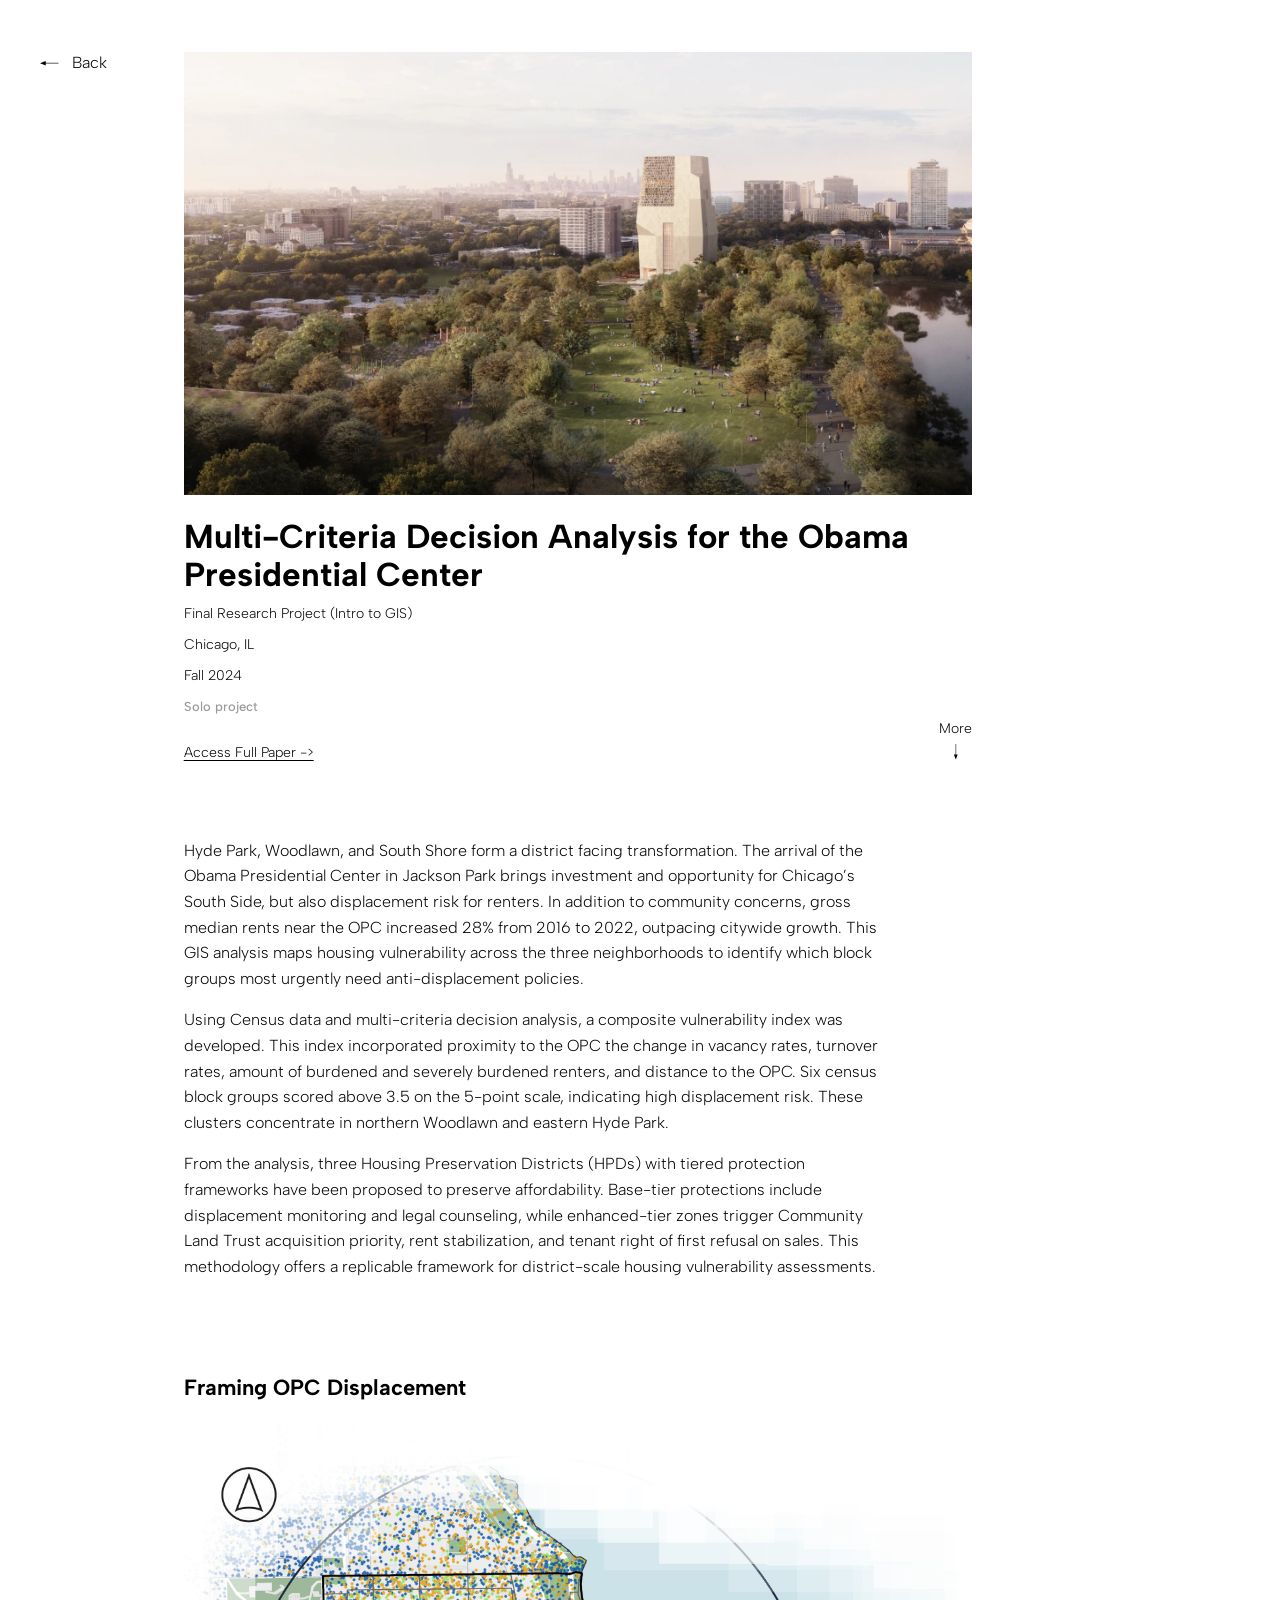
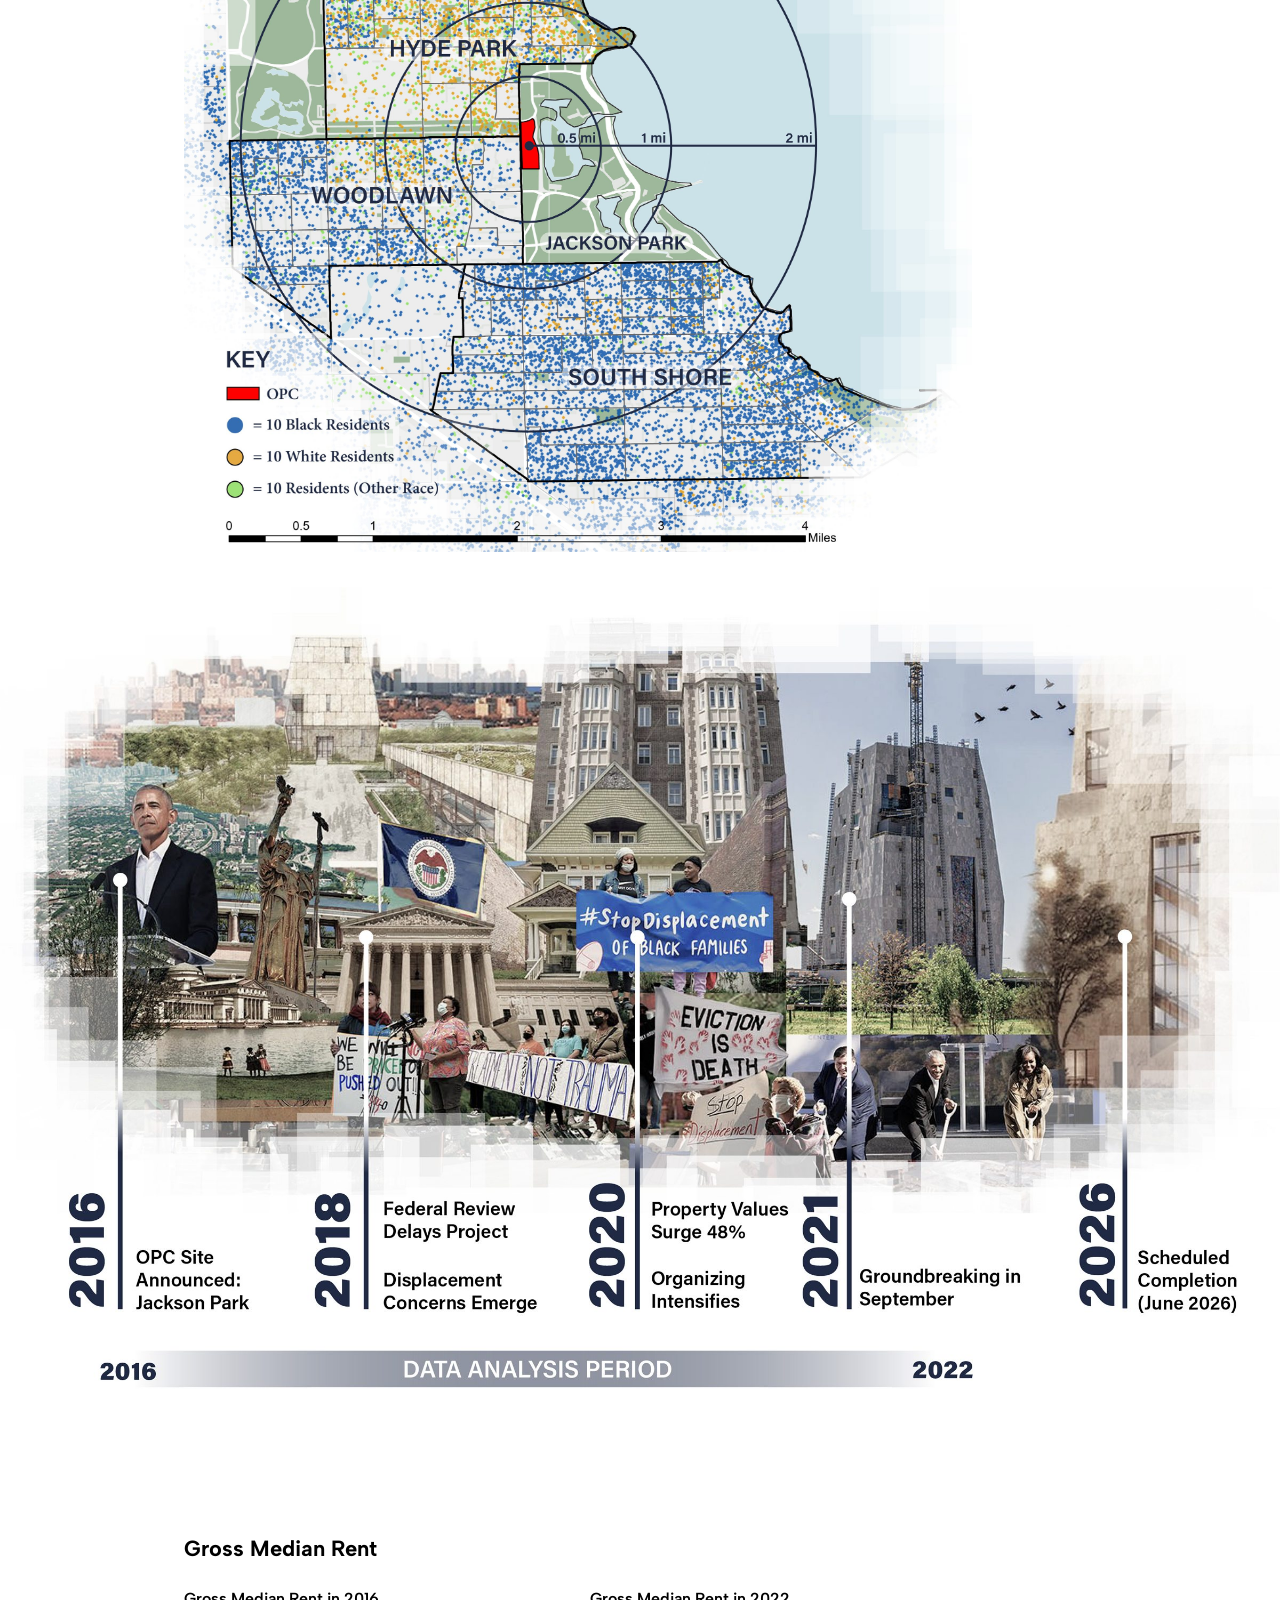
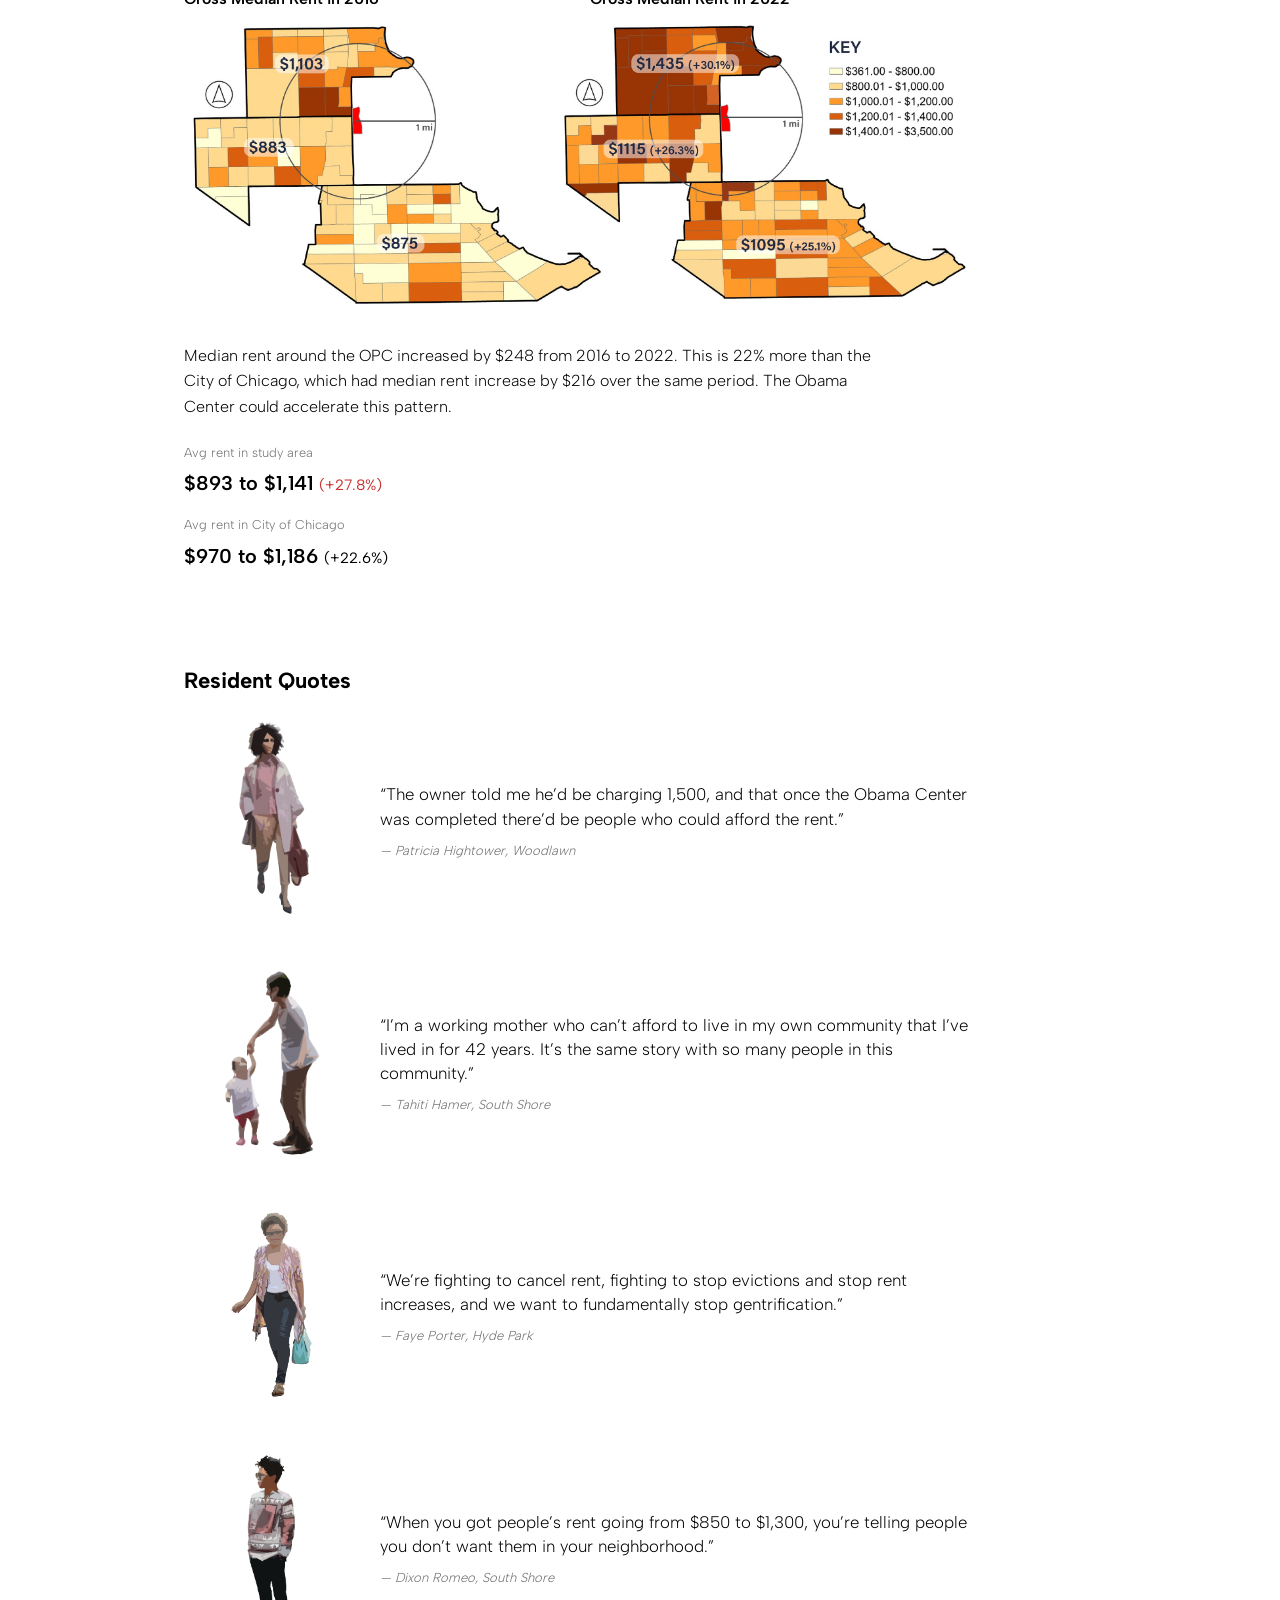
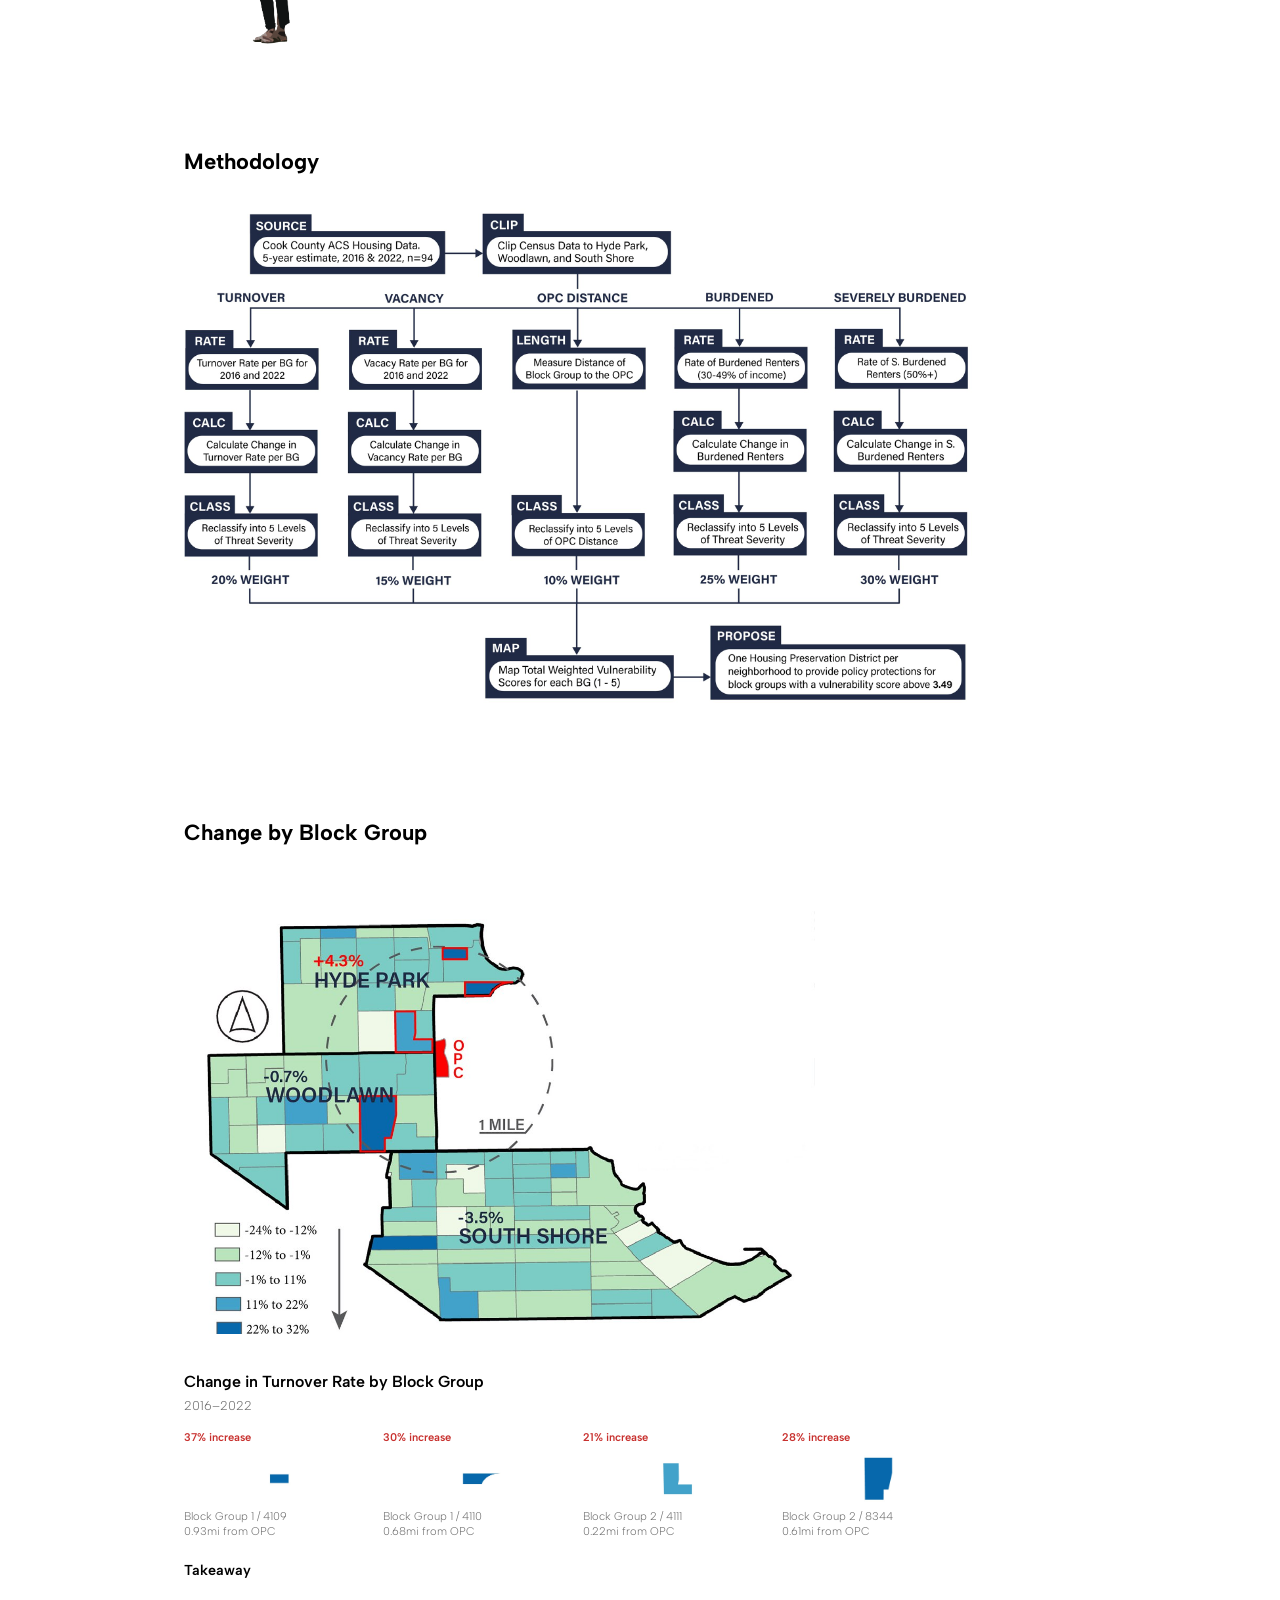
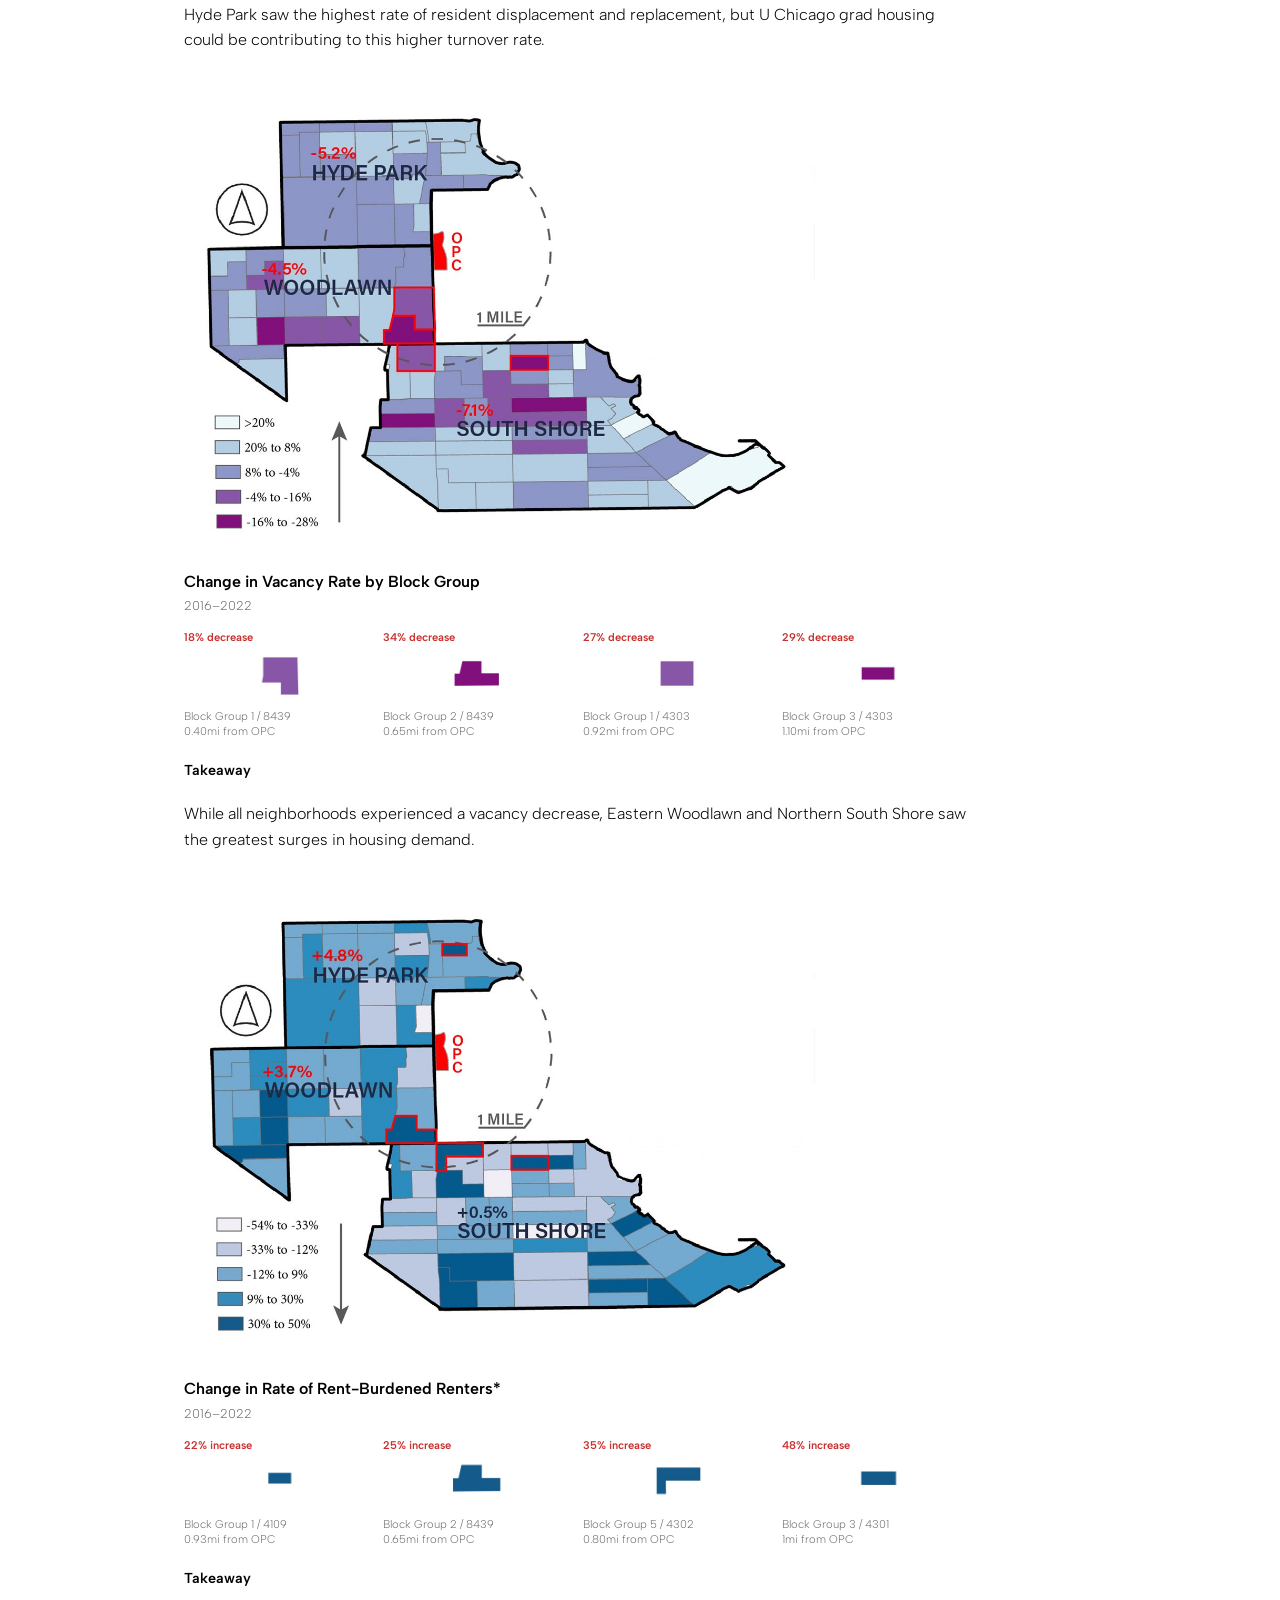
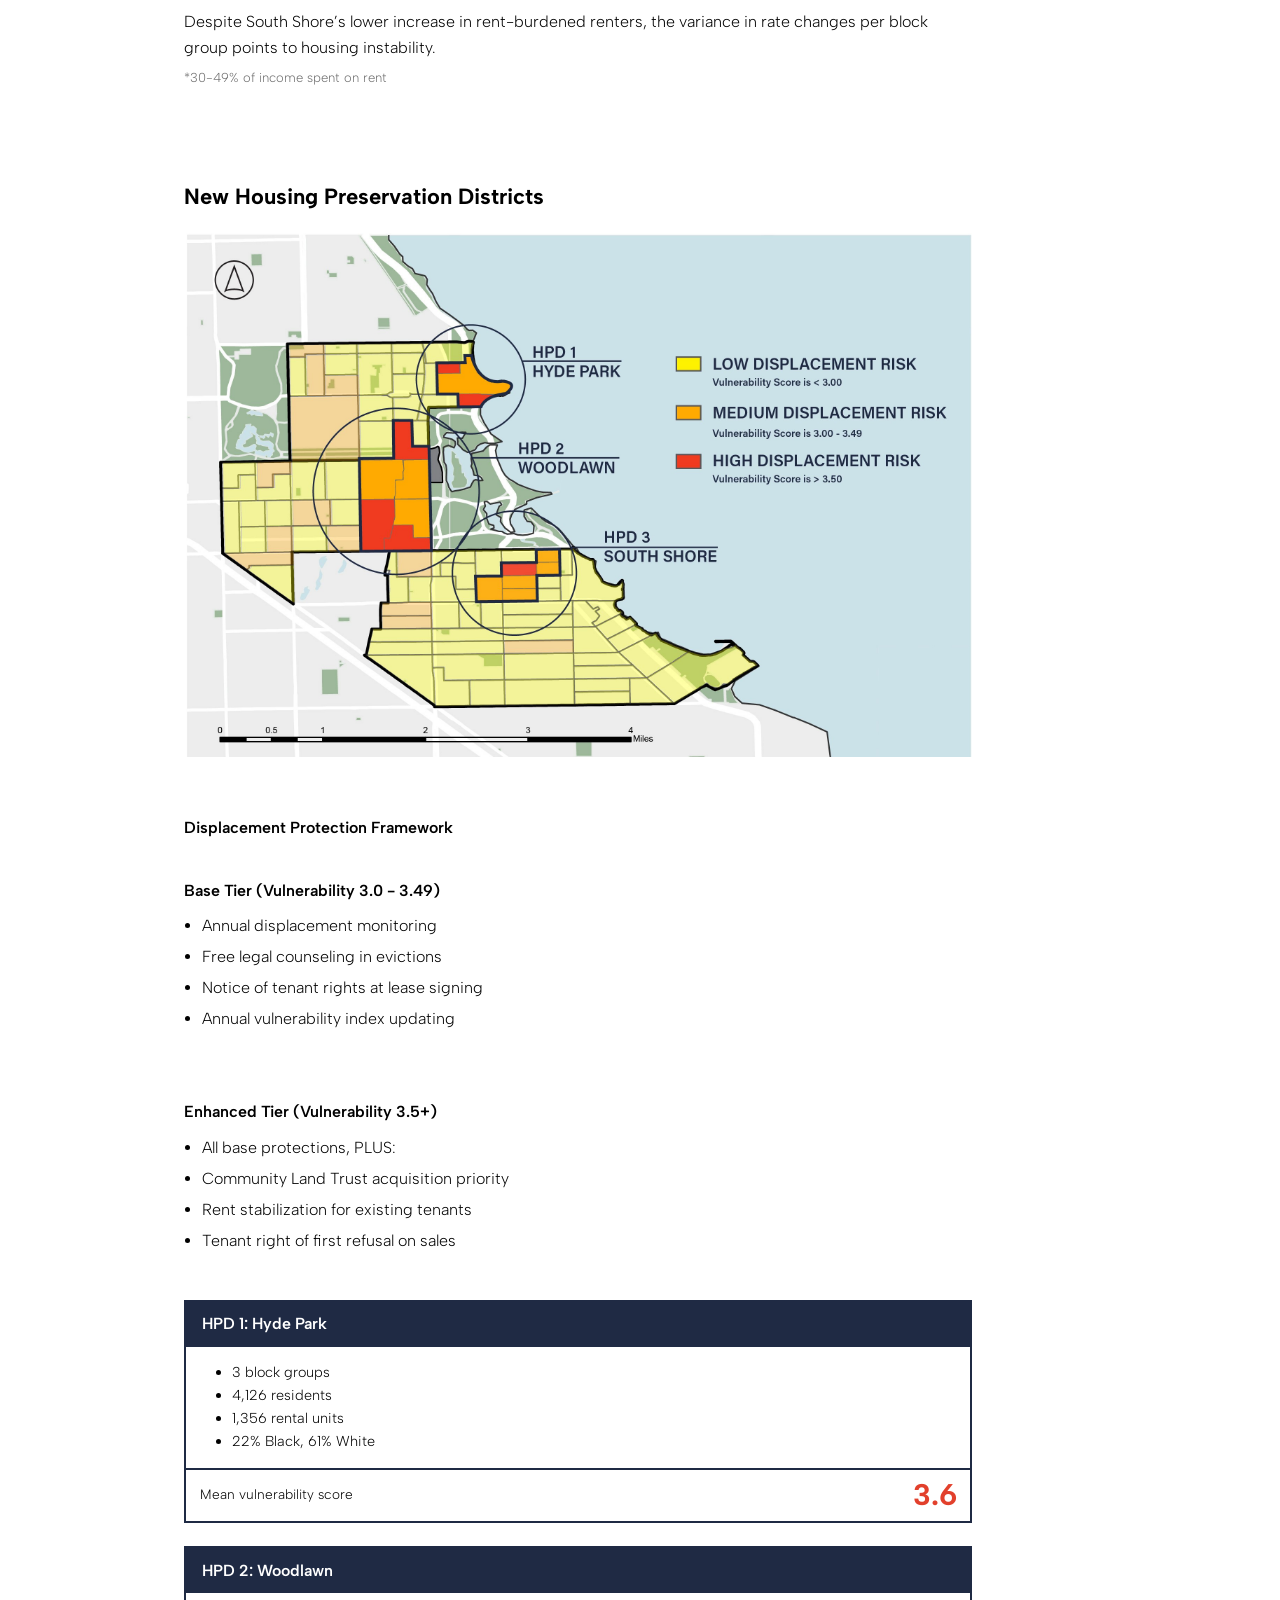
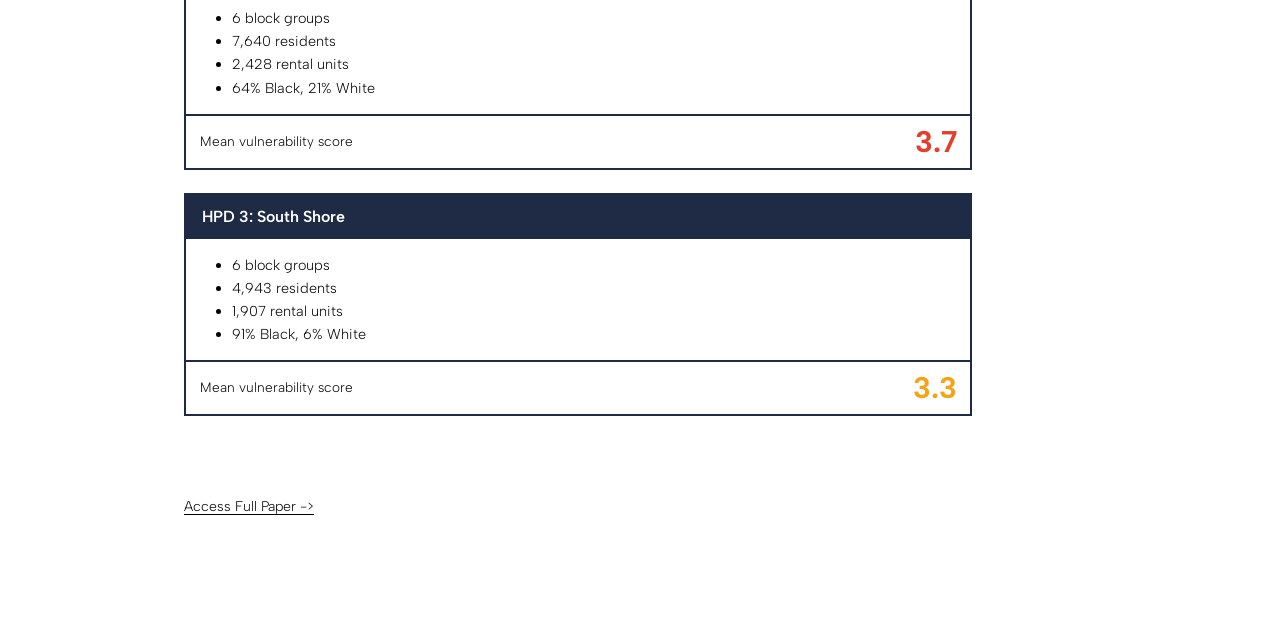
<file: projects/mcda-for-the-opc/index.html>
<!doctype html>
<html lang="en">
<head>
  <meta charset="utf-8">
  <meta name="viewport" content="width=device-width, initial-scale=1">
  <title>Multi-Criteria Decision Analysis for the Obama Presidential Center | Jade Nichols</title>
  <meta name="description" content="A GIS multi-criteria decision analysis mapping housing vulnerability around the Obama Presidential Center in Hyde Park, Woodlawn and South Shore, Chicago. Final research project by Jade Nichols, Fall 2024.">
  <link rel="icon" type="image/png" sizes="32x32" href="../../assets/favicon-32.png">
  <link rel="icon" type="image/png" sizes="512x512" href="../../assets/icon-512.png">
  <link rel="apple-touch-icon" href="../../assets/apple-touch-icon.png">
  <meta property="og:type" content="website">
  <meta property="og:site_name" content="Jade Nichols">
  <meta property="og:title" content="Multi-Criteria Decision Analysis for the Obama Presidential Center | Jade Nichols">
  <meta property="og:description" content="A GIS multi-criteria decision analysis mapping housing vulnerability around the Obama Presidential Center in Hyde Park, Woodlawn and South Shore, Chicago. Final research project by Jade Nichols, Fall 2024.">
  <meta property="og:url" content="https://jadenichols.me/projects/mcda-for-the-opc/">
  <meta property="og:image" content="https://jadenichols.me/assets/mcda/cover.jpg">
  <meta name="twitter:card" content="summary_large_image">
  <link rel="preload" href="../../assets/fonts/albert-sans.woff2" as="font" type="font/woff2" crossorigin>
  <link rel="stylesheet" href="../../assets/site.css">
  <link rel="stylesheet" href="../../assets/project.css">
  <script src="../../assets/project.js" defer></script>
</head>
<body>
  <a class="back" href="../../">
    <svg viewBox="0 0 29 10" aria-hidden="true"><path d="M8 5H29" fill="none"/><path d="M0 5 9 1.5V8.500Z" stroke="none"/></svg>Back
  </a>

  <main class="project">
    <header class="cover">
      <img class="cover-image" src="../../assets/mcda/cover.jpg" width="1784" height="1004" alt="Rendering of the Obama Presidential Center's stone tower rising above the trees of Jackson Park, with the Chicago skyline in the distance.">

      <div class="cover-info">
        <div>
          <h1 class="project-title" id="title">Multi-Criteria Decision Analysis for the Obama Presidential Center</h1>
          <ul class="project-meta">
            <li>Final Research Project (Intro to GIS)</li>
            <li>Chicago, IL</li>
            <li>Fall 2024</li>
          </ul>
          <p class="project-team">Solo project</p>
          <a class="deliverable" href="../../assets/mcda/mcda-paper.pdf" target="_blank" rel="noopener">Access Full Paper -&gt;</a>
        </div>

        <a class="more" href="#title">
          More
          <svg viewBox="0 0 10 28" aria-hidden="true"><path d="M5 0V20" fill="none"/><path d="M5 28 1.500 19H8.500Z" stroke="none"/></svg>
        </a>
      </div>
    </header>

    <div class="project-body">

      <section class="pj-section">
        <div class="pj-text pj-contribution">
          <p>Hyde Park, Woodlawn, and South Shore form a district facing transformation. The arrival of the Obama Presidential Center in Jackson Park brings investment and opportunity for Chicago’s South Side, but also displacement risk for renters. In addition to community concerns, gross median rents near the OPC increased 28% from 2016 to 2022, outpacing citywide growth. This GIS analysis maps housing vulnerability across the three neighborhoods to identify which block groups most urgently need anti-displacement policies.</p>
          <p>Using Census data and multi-criteria decision analysis, a composite vulnerability index was developed. This index incorporated proximity to the OPC the change in vacancy rates, turnover rates, amount of burdened and severely burdened renters, and distance to the OPC. Six census block groups scored above 3.5 on the 5-point scale, indicating high displacement risk. These clusters concentrate in northern Woodlawn and eastern Hyde Park.</p>
          <p>From the analysis, three Housing Preservation Districts (HPDs) with tiered protection frameworks have been proposed to preserve affordability. Base-tier protections include displacement monitoring and legal counseling, while enhanced-tier zones trigger Community Land Trust acquisition priority, rent stabilization, and tenant right of first refusal on sales. This methodology offers a replicable framework for district-scale housing vulnerability assessments.</p>
        </div>
      </section>

      <section class="pj-section">
        <h2>Framing OPC Displacement</h2>
        <img src="../../assets/mcda/context-map.jpg" width="2400" height="2215" loading="lazy" alt="Dot map of Hyde Park, Woodlawn and South Shore, each dot ten residents by race, with half-mile, one-mile and two-mile rings around the Obama Presidential Center site in Jackson Park. Hyde Park is mixed; Woodlawn and South Shore are mostly Black.">
        <img class="pj-bleed pj-gap-top" src="../../assets/mcda/timeline.jpg" width="2400" height="1600" loading="lazy" alt="Timeline collage. 2016: OPC site announced in Jackson Park. 2018: federal review delays the project; displacement concerns emerge. 2020: property values surge 48%; organizing intensifies, with protest signs reading Stop Displacement of Black Families. 2021: groundbreaking in September. 2026: scheduled completion in June.">
      </section>

      <section class="pj-section">
        <h2>Gross Median Rent</h2>
        <div class="pj-rent-heads"><h3>Gross Median Rent in 2016</h3><h3>Gross Median Rent in 2022</h3></div>
        <img src="../../assets/mcda/rent-maps.jpg" width="2400" height="875" loading="lazy" alt="Two maps of gross median rent by block group. In 2016: Hyde Park $1,103, Woodlawn $883, South Shore $875. In 2022: Hyde Park $1,435 (+30.1%), Woodlawn $1,115 (+26.3%), South Shore $1,095 (+25.1%).">
        <div class="pj-split pj-gap-top pj-rent">
          <div class="pj-text">
            <p>Median rent around the OPC increased by $248 from 2016 to 2022. This is 22% more than the City of Chicago, which had median rent increase by $216 over the same period. The Obama Center could accelerate this pattern.</p>
          </div>
          <dl class="pj-rent-table">
            <div><dt>Avg rent in study area</dt><dd>$893 to $1,141 <span class="up">(+27.8%)</span></dd></div>
            <div><dt>Avg rent in City of Chicago</dt><dd>$970 to $1,186 <span>(+22.6%)</span></dd></div>
          </dl>
        </div>
      </section>

      <section class="pj-section">
        <h2>Resident Quotes</h2>
        <div class="pj-quotes">
          <figure class="pj-quote">
            <img src="../../assets/mcda/resident-0004.png" width="396" height="594" loading="lazy" alt="">
            <div><blockquote>“The owner told me he’d be charging 1,500, and that once the Obama Center was completed there’d be people who could afford the rent.”</blockquote><figcaption>Patricia Hightower, Woodlawn</figcaption></div>
          </figure>
          <figure class="pj-quote">
            <img src="../../assets/mcda/resident-0019.png" width="313" height="540" loading="lazy" alt="">
            <div><blockquote>“I’m a working mother who can’t afford to live in my own community that I’ve lived in for 42 years. It’s the same story with so many people in this community.”</blockquote><figcaption>Tahiti Hamer, South Shore</figcaption></div>
          </figure>
          <figure class="pj-quote">
            <img src="../../assets/mcda/resident-0060.png" width="750" height="1506" loading="lazy" alt="">
            <div><blockquote>“We’re fighting to cancel rent, fighting to stop evictions and stop rent increases, and we want to fundamentally stop gentrification.”</blockquote><figcaption>Faye Porter, Hyde Park</figcaption></div>
          </figure>
          <figure class="pj-quote">
            <img src="../../assets/mcda/resident-0040.png" width="231" height="649" loading="lazy" alt="">
            <div><blockquote>“When you got people’s rent going from $850 to $1,300, you’re telling people you don’t want them in your neighborhood.”</blockquote><figcaption>Dixon Romeo, South Shore</figcaption></div>
          </figure>
        </div>
      </section>

      <section class="pj-section">
        <h2>Methodology</h2>
        <img src="../../assets/mcda/method.jpg" width="2400" height="1600" loading="lazy" alt="Methodology flow chart. Cook County ACS housing data (5-year estimates, 2016 and 2022, n=94) is clipped to Hyde Park, Woodlawn and South Shore. Five factors are each rated per block group, the change calculated, and reclassified into five levels of threat severity: turnover (20% weight), vacancy (15%), distance to the OPC (10%), burdened renters paying 30–49% of income (25%), and severely burdened renters paying 50% or more (30%). The weighted scores are mapped from 1 to 5, and one Housing Preservation District is proposed per neighborhood for block groups scoring above 3.49.">
      </section>

      <section class="pj-section">
        <h2>Change by Block Group</h2>

        <div class="pj-change">
          <img src="../../assets/mcda/change-turnover.jpg" width="1200" height="885" loading="lazy" alt="Map of change in turnover rate by block group, 2016 to 2022: Hyde Park +4.3%, Woodlawn −0.7%, South Shore −3.5%.">
          <div>
            <h3>Change in Turnover Rate by Block Group</h3>
            <p class="pj-years">2016–2022</p>
            <ul class="pj-bgs">
              <li><b class="up">37% increase</b><img src="../../assets/mcda/bg-turnover-1.png" width="300" height="265" loading="lazy" alt=""><span>Block Group 1 / 4109<br>0.93mi from OPC</span></li>
              <li><b class="up">30% increase</b><img src="../../assets/mcda/bg-turnover-2.png" width="300" height="274" loading="lazy" alt=""><span>Block Group 1 / 4110<br>0.68mi from OPC</span></li>
              <li><b class="up">21% increase</b><img src="../../assets/mcda/bg-turnover-3.png" width="300" height="274" loading="lazy" alt=""><span>Block Group 2 / 4111<br>0.22mi from OPC</span></li>
              <li><b class="up">28% increase</b><img src="../../assets/mcda/bg-turnover-4.png" width="300" height="270" loading="lazy" alt=""><span>Block Group 2 / 8344<br>0.61mi from OPC</span></li>
            </ul>
            <h4>Takeaway</h4>
            <p>Hyde Park saw the highest rate of resident displacement and replacement, but U Chicago grad housing could be contributing to this higher turnover rate.</p>
          </div>
        </div>

        <div class="pj-change">
          <img src="../../assets/mcda/change-vacancy.jpg" width="1200" height="806" loading="lazy" alt="Map of change in vacancy rate by block group, 2016 to 2022: Hyde Park −5.2%, Woodlawn −4.5%, South Shore −7.1%.">
          <div>
            <h3>Change in Vacancy Rate by Block Group</h3>
            <p class="pj-years">2016–2022</p>
            <ul class="pj-bgs">
              <li><b class="up">18% decrease</b><img src="../../assets/mcda/bg-vacancy-1.png" width="300" height="232" loading="lazy" alt=""><span>Block Group 1 / 8439<br>0.40mi from OPC</span></li>
              <li><b class="up">34% decrease</b><img src="../../assets/mcda/bg-vacancy-2.png" width="300" height="240" loading="lazy" alt=""><span>Block Group 2 / 8439<br>0.65mi from OPC</span></li>
              <li><b class="up">27% decrease</b><img src="../../assets/mcda/bg-vacancy-3.png" width="300" height="240" loading="lazy" alt=""><span>Block Group 1 / 4303<br>0.92mi from OPC</span></li>
              <li><b class="up">29% decrease</b><img src="../../assets/mcda/bg-vacancy-4.png" width="300" height="236" loading="lazy" alt=""><span>Block Group 3 / 4303<br>1.10mi from OPC</span></li>
            </ul>
            <h4>Takeaway</h4>
            <p>While all neighborhoods experienced a vacancy decrease, Eastern Woodlawn and Northern South Shore saw the greatest surges in housing demand.</p>
          </div>
        </div>

        <div class="pj-change">
          <img src="../../assets/mcda/change-burden.jpg" width="1200" height="822" loading="lazy" alt="Map of change in the rate of rent-burdened renters by block group, 2016 to 2022: Hyde Park +4.8%, Woodlawn +3.7%, South Shore +0.5%.">
          <div>
            <h3>Change in Rate of Rent-Burdened Renters*</h3>
            <p class="pj-years">2016–2022</p>
            <ul class="pj-bgs">
              <li><b class="up">22% increase</b><img src="../../assets/mcda/bg-burden-1.png" width="300" height="215" loading="lazy" alt=""><span>Block Group 1 / 4109<br>0.93mi from OPC</span></li>
              <li><b class="up">25% increase</b><img src="../../assets/mcda/bg-burden-2.png" width="300" height="223" loading="lazy" alt=""><span>Block Group 2 / 8439<br>0.65mi from OPC</span></li>
              <li><b class="up">35% increase</b><img src="../../assets/mcda/bg-burden-3.png" width="300" height="223" loading="lazy" alt=""><span>Block Group 5 / 4302<br>0.80mi from OPC</span></li>
              <li><b class="up">48% increase</b><img src="../../assets/mcda/bg-burden-4.png" width="300" height="219" loading="lazy" alt=""><span>Block Group 3 / 4301<br>1mi from OPC</span></li>
            </ul>
            <h4>Takeaway</h4>
            <p>Despite South Shore’s lower increase in rent-burdened renters, the variance in rate changes per block group points to housing instability.</p>
            <p class="pj-credit">*30-49% of income spent on rent</p>
          </div>
        </div>
      </section>

      <section class="pj-section">
        <h2>New Housing Preservation Districts</h2>
        <img src="../../assets/mcda/hpd-map.jpg" width="2250" height="1496" loading="lazy" alt="Map of displacement risk by block group: low (vulnerability score under 3.00), medium (3.00–3.49) and high (over 3.50), with three proposed Housing Preservation Districts circled: HPD 1 in eastern Hyde Park, HPD 2 in northern Woodlawn, and HPD 3 in northern South Shore.">

        <h3 class="pj-subhead">Displacement Protection Framework</h3>
        <div class="pj-tiers">
          <div>
            <h4>Base Tier (Vulnerability 3.0 - 3.49)</h4>
            <ul>
              <li>Annual displacement monitoring</li>
              <li>Free legal counseling in evictions</li>
              <li>Notice of tenant rights at lease signing</li>
              <li>Annual vulnerability index updating</li>
            </ul>
          </div>
          <div>
            <h4>Enhanced Tier (Vulnerability 3.5+)</h4>
            <ul>
              <li>All base protections, PLUS:</li>
              <li>Community Land Trust acquisition priority</li>
              <li>Rent stabilization for existing tenants</li>
              <li>Tenant right of first refusal on sales</li>
            </ul>
          </div>
        </div>

        <div class="pj-hpds">
          <div class="pj-hpd">
            <h4>HPD 1: Hyde Park</h4>
            <ul><li>3 block groups</li><li>4,126 residents</li><li>1,356 rental units</li><li>22% Black, 61% White</li></ul>
            <p>Mean vulnerability score <b class="high">3.6</b></p>
          </div>
          <div class="pj-hpd">
            <h4>HPD 2: Woodlawn</h4>
            <ul><li>6 block groups</li><li>7,640 residents</li><li>2,428 rental units</li><li>64% Black, 21% White</li></ul>
            <p>Mean vulnerability score <b class="high">3.7</b></p>
          </div>
          <div class="pj-hpd">
            <h4>HPD 3: South Shore</h4>
            <ul><li>6 block groups</li><li>4,943 residents</li><li>1,907 rental units</li><li>91% Black, 6% White</li></ul>
            <p>Mean vulnerability score <b class="medium">3.3</b></p>
          </div>
        </div>
      </section>

      <p class="pj-end"><a class="deliverable" href="../../assets/mcda/mcda-paper.pdf" target="_blank" rel="noopener">Access Full Paper -&gt;</a></p>
    </div>
  </main>
</body>
</html>
</file>
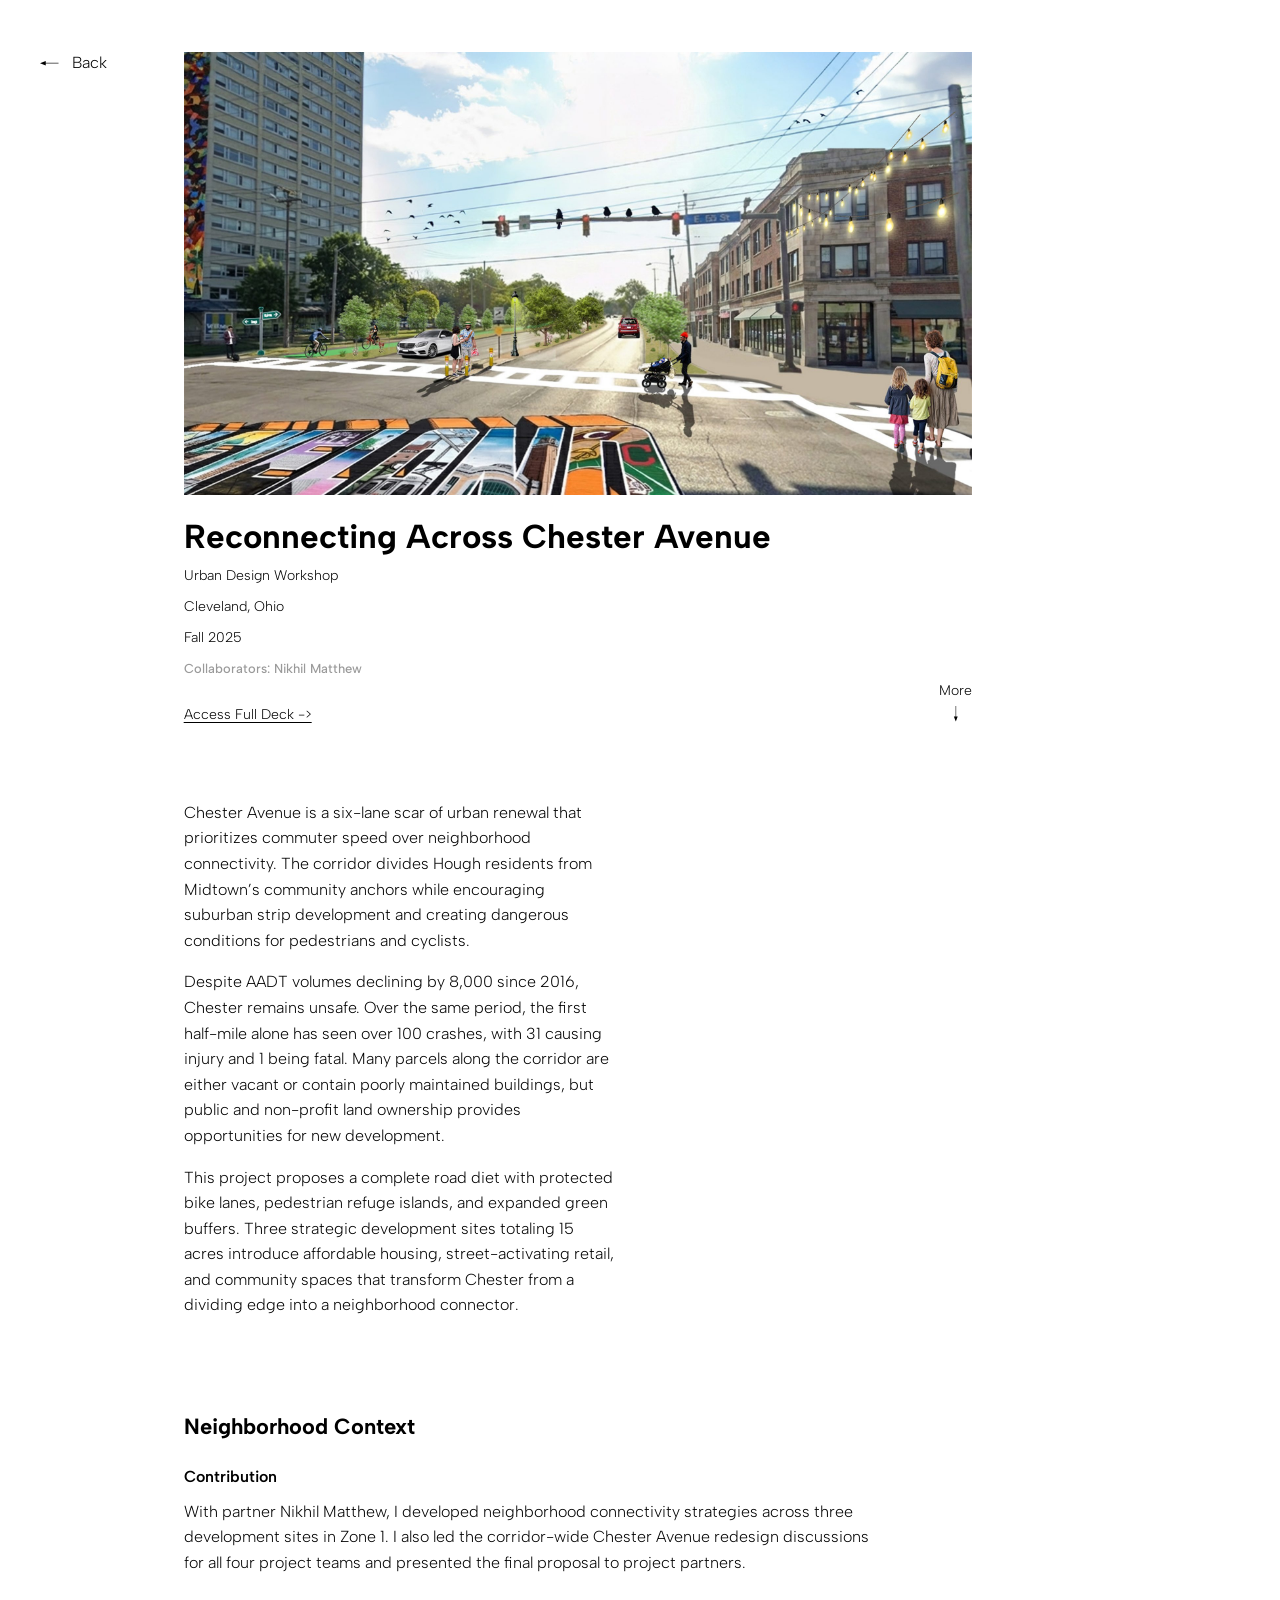
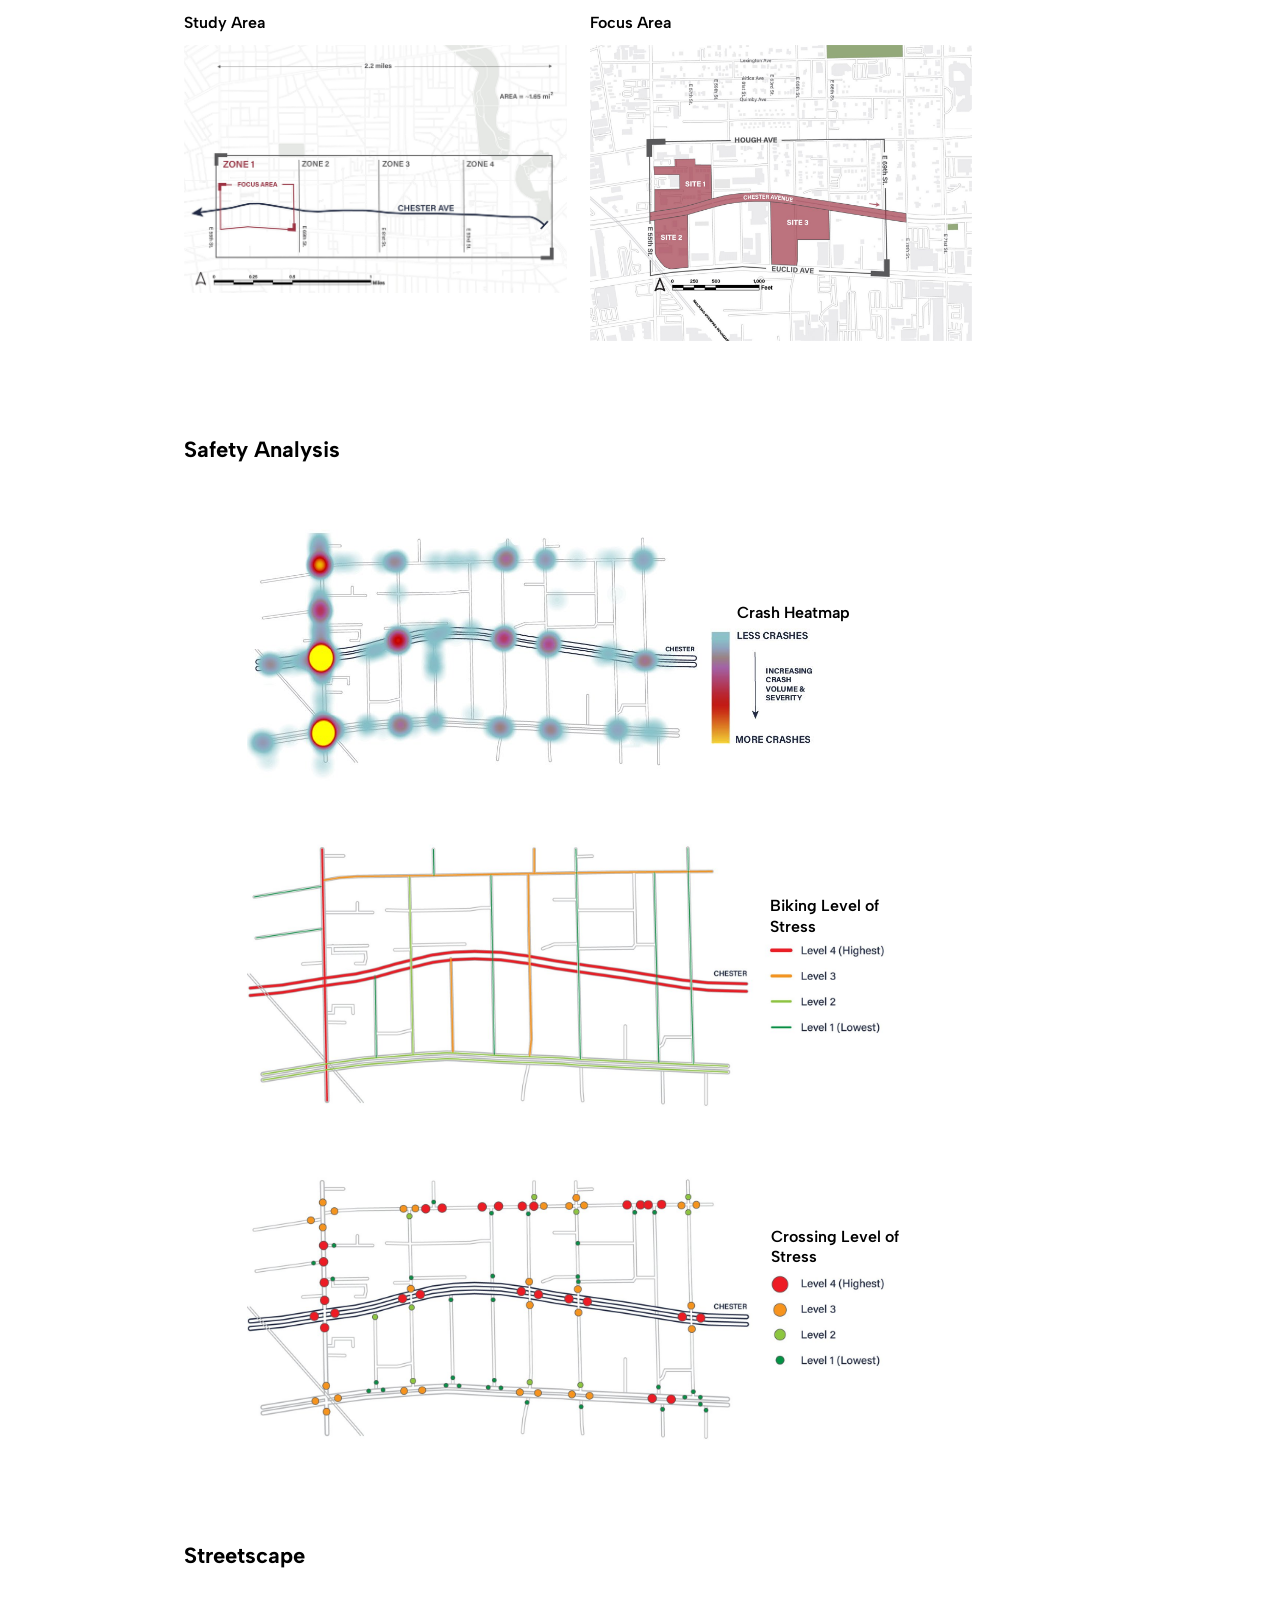
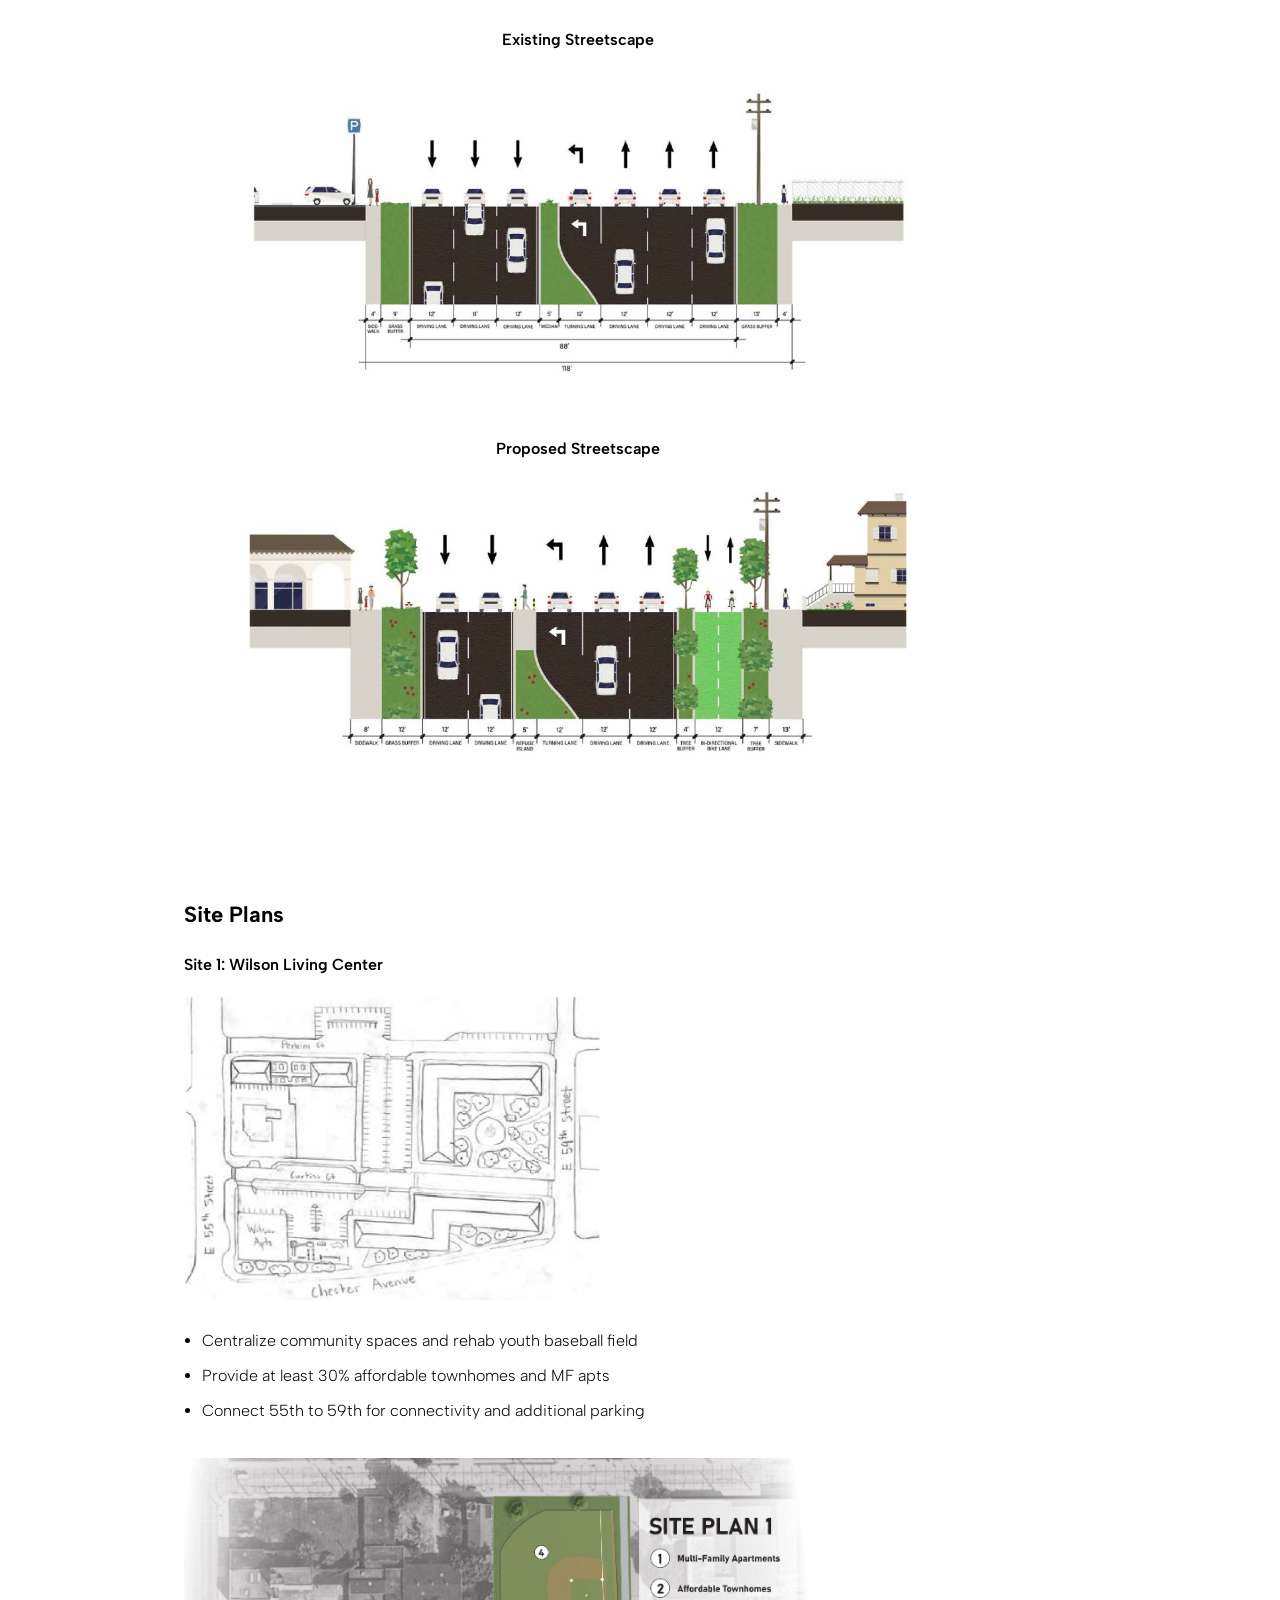
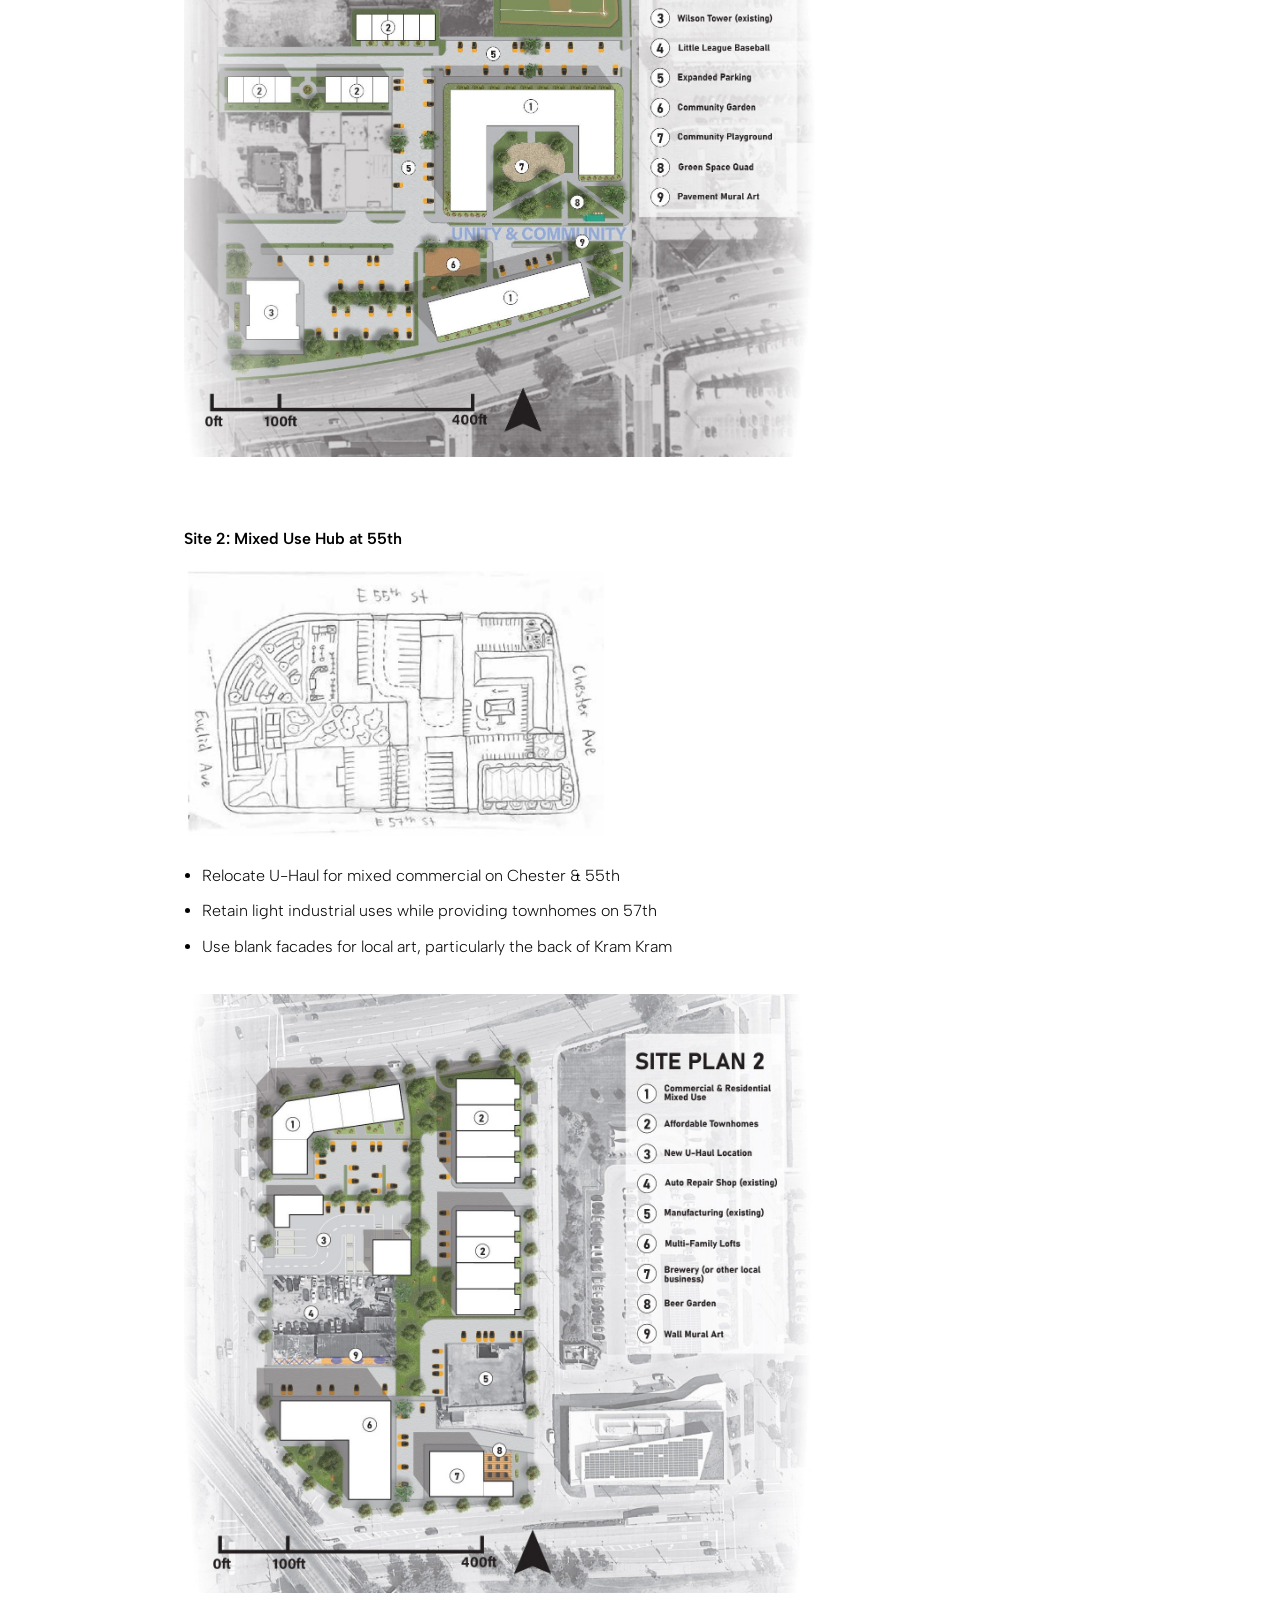
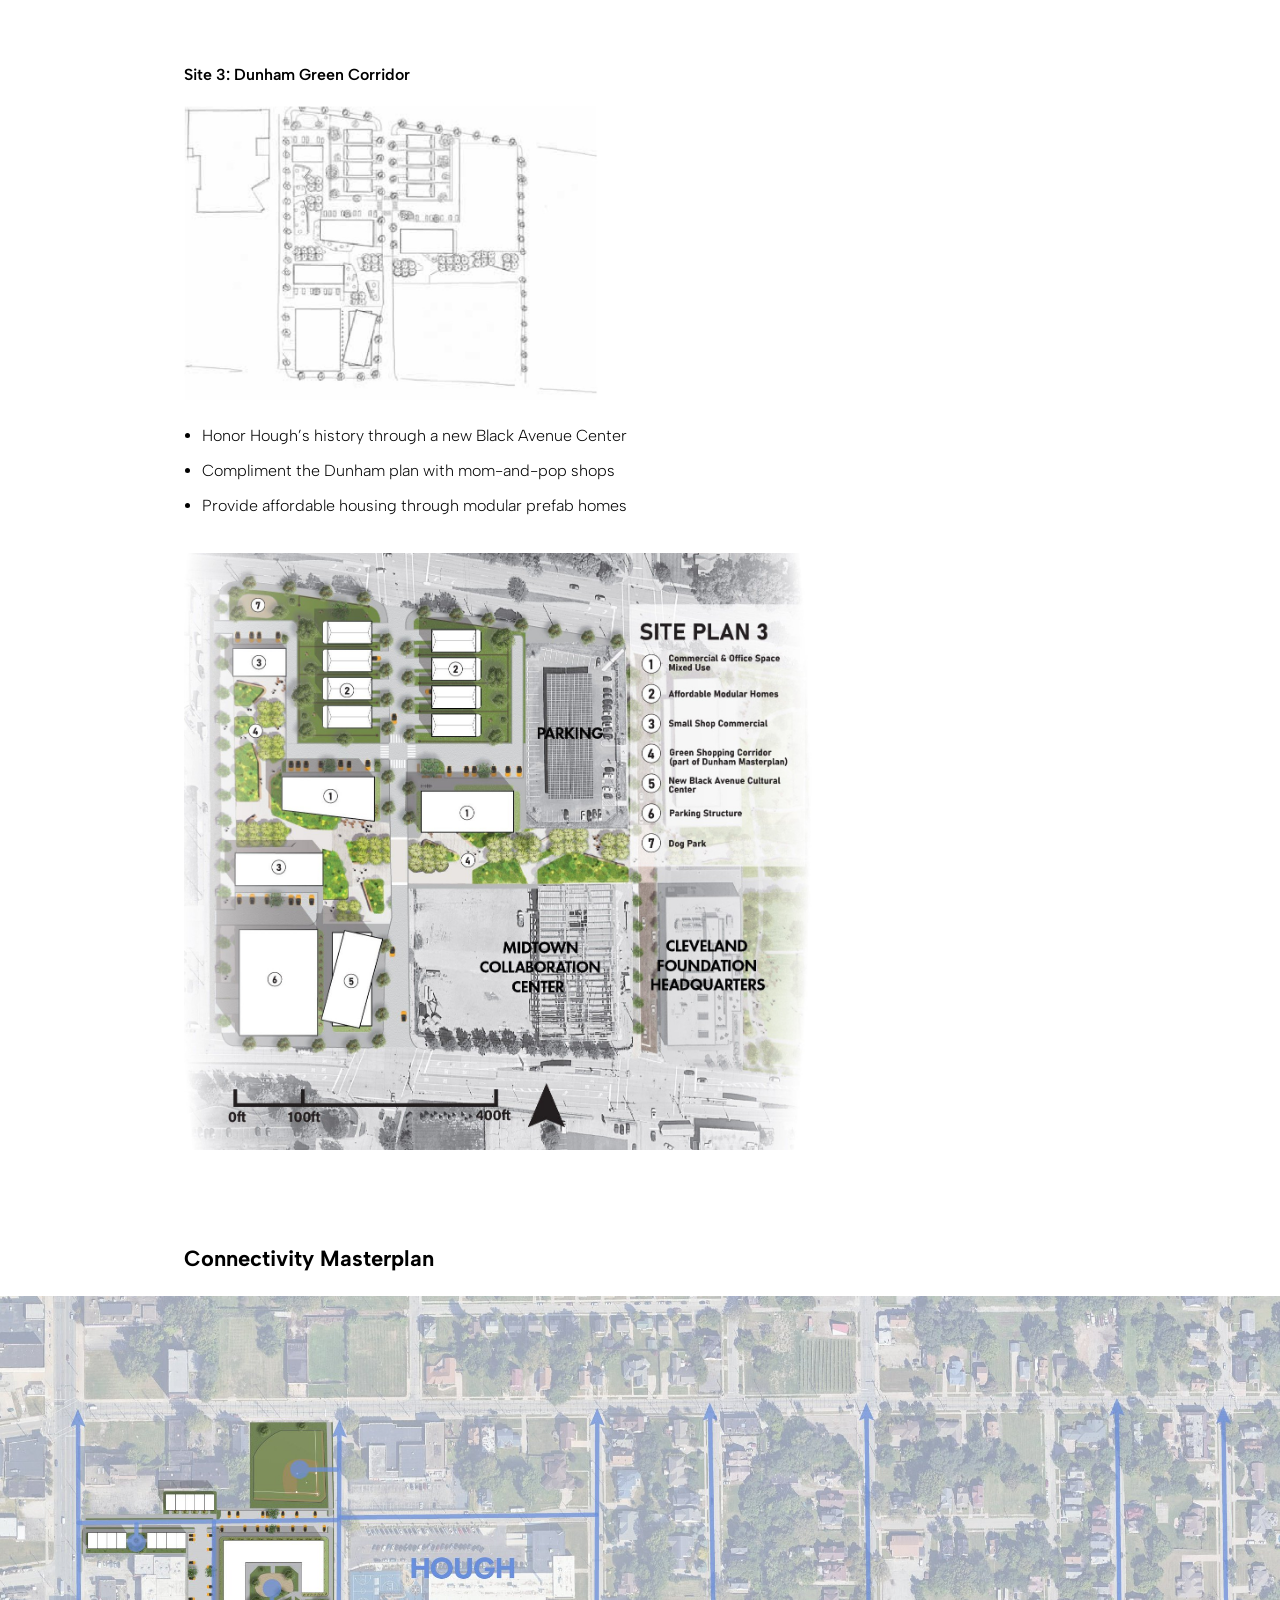
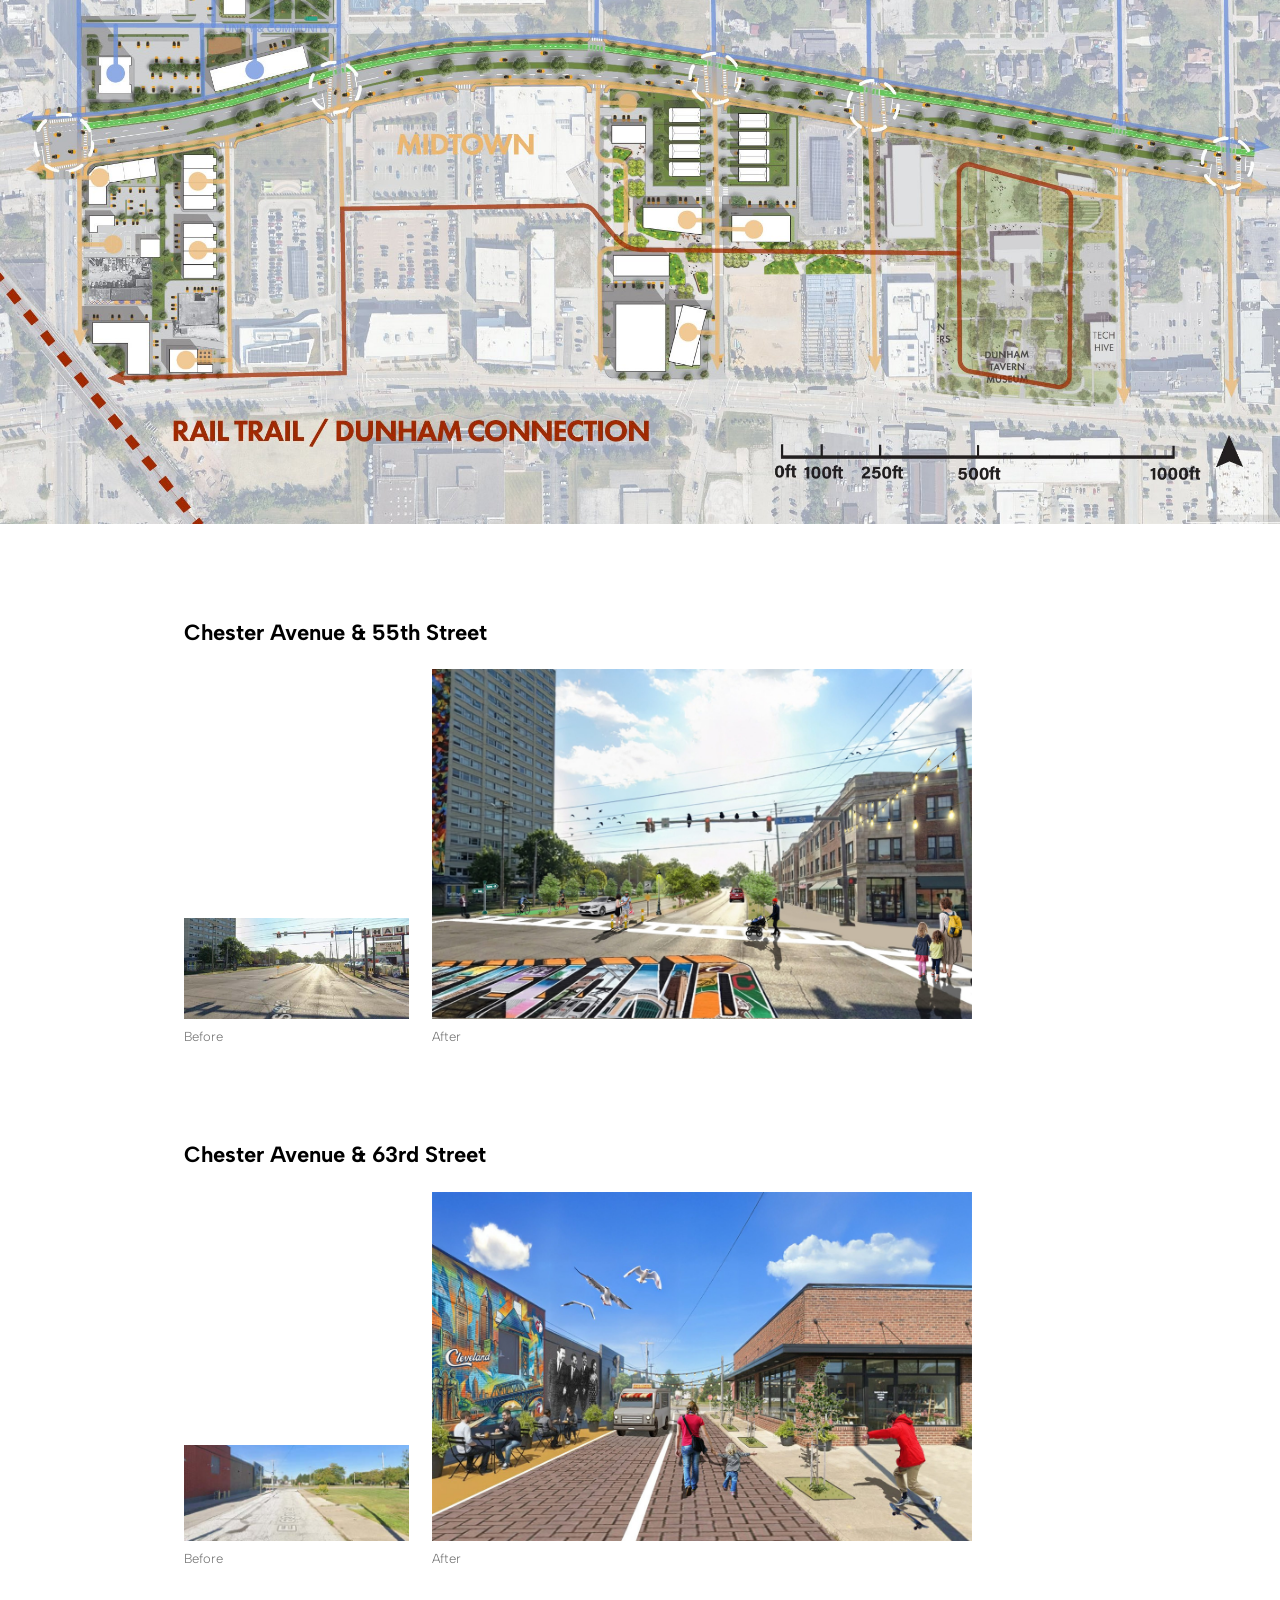
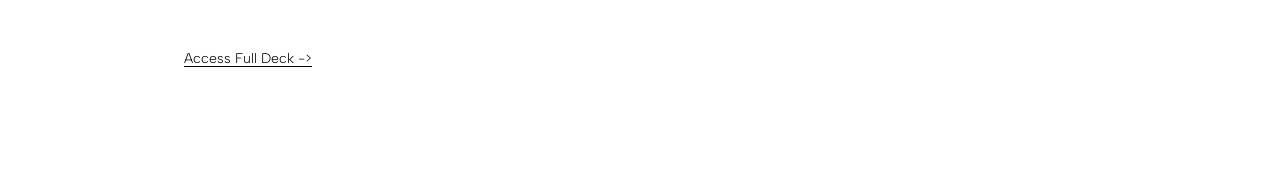
<file: projects/reconnecting-across-chester/index.html>
<!doctype html>
<html lang="en">
<head>
  <meta charset="utf-8">
  <meta name="viewport" content="width=device-width, initial-scale=1">
  <title>Reconnecting Across Chester Avenue | Jade Nichols</title>
  <meta name="description" content="A road diet and three development sites that turn Chester Avenue in Cleveland, Ohio, from a dividing edge into a neighborhood connector. Urban Design Workshop by Jade Nichols, Fall 2025.">
  <link rel="icon" type="image/png" sizes="32x32" href="../../assets/favicon-32.png">
  <link rel="icon" type="image/png" sizes="512x512" href="../../assets/icon-512.png">
  <link rel="apple-touch-icon" href="../../assets/apple-touch-icon.png">
  <meta property="og:type" content="website">
  <meta property="og:site_name" content="Jade Nichols">
  <meta property="og:title" content="Reconnecting Across Chester Avenue | Jade Nichols">
  <meta property="og:description" content="A road diet and three development sites that turn Chester Avenue in Cleveland, Ohio, from a dividing edge into a neighborhood connector. Urban Design Workshop by Jade Nichols, Fall 2025.">
  <meta property="og:url" content="https://jadenichols.me/projects/reconnecting-across-chester/">
  <meta property="og:image" content="https://jadenichols.me/assets/chester/cover.jpg">
  <meta name="twitter:card" content="summary_large_image">
  <link rel="preload" href="../../assets/fonts/albert-sans.woff2" as="font" type="font/woff2" crossorigin>
  <link rel="stylesheet" href="../../assets/site.css">
  <link rel="stylesheet" href="../../assets/project.css">
  <script src="../../assets/project.js" defer></script>
</head>
<body>
  <a class="back" href="../../">
    <svg viewBox="0 0 29 10" aria-hidden="true"><path d="M8 5H29" fill="none"/><path d="M0 5 9 1.5V8.500Z" stroke="none"/></svg>Back
  </a>

  <main class="project">
    <header class="cover">
      <img class="cover-image" src="../../assets/chester/cover.jpg" width="2400" height="1350" alt="Rendering of Chester Avenue at East 55th Street: a painted crosswalk mural, a protected green bike lane, street trees, and people walking and cycling past shops and a tall apartment tower.">

      <div class="cover-info">
        <div>
          <h1 class="project-title" id="title">Reconnecting Across Chester Avenue</h1>
          <ul class="project-meta">
            <li>Urban Design Workshop</li>
            <li>Cleveland, Ohio</li>
            <li>Fall 2025</li>
          </ul>
          <p class="project-team">Collaborators: Nikhil Matthew</p>
          <a class="deliverable" href="../../assets/chester/chester-deck.pdf" target="_blank" rel="noopener">Access Full Deck -&gt;</a>
        </div>

        <a class="more" href="#title">
          More
          <svg viewBox="0 0 10 28" aria-hidden="true"><path d="M5 0V20" fill="none"/><path d="M5 28 1.500 19H8.500Z" stroke="none"/></svg>
        </a>
      </div>
    </header>

    <div class="project-body">

      <section class="pj-section pj-intro">
        <div class="pj-text">
          <p>Chester Avenue is a six-lane scar of urban renewal that prioritizes commuter speed over neighborhood connectivity. The corridor divides Hough residents from Midtown’s community anchors while encouraging suburban strip development and creating dangerous conditions for pedestrians and cyclists.</p>
          <p>Despite AADT volumes declining by 8,000 since 2016, Chester remains unsafe. Over the same period, the first half-mile alone has seen over 100 crashes, with 31 causing injury and 1 being fatal. Many parcels along the corridor are either vacant or contain poorly maintained buildings, but public and non-profit land ownership provides opportunities for new development.</p>
          <p>This project proposes a complete road diet with protected bike lanes, pedestrian refuge islands, and expanded green buffers. Three strategic development sites totaling 15 acres introduce affordable housing, street-activating retail, and community spaces that transform Chester from a dividing edge into a neighborhood connector.</p>
        </div>
      </section>

      <section class="pj-section">
        <h2>Neighborhood Context</h2>
        <div class="pj-text pj-contribution">
          <h3>Contribution</h3>
          <p>With partner Nikhil Matthew, I developed neighborhood connectivity strategies across three development sites in Zone 1. I also led the corridor-wide Chester Avenue redesign discussions for all four project teams and presented the final proposal to project partners.</p>
        </div>

        <div class="pj-grid-2 pj-maps">
          <figure>
            <h3>Study Area</h3>
            <img src="../../assets/chester/study-area.jpg" width="1600" height="1035" loading="lazy" alt="Study area map: 2.2 miles of Chester Avenue split into four zones between East 55th and East 93rd Streets, with the focus area at the west end of Zone 1.">
          </figure>
          <figure>
            <h3>Focus Area</h3>
            <img src="../../assets/chester/focus-area.jpg" width="1400" height="1082" loading="lazy" alt="Focus area map: three development sites along Chester Avenue between East 55th and East 69th Streets, bounded by Hough Avenue to the north and Euclid Avenue to the south.">
          </figure>
        </div>
      </section>

      <section class="pj-section">
        <h2>Safety Analysis</h2>
        <!-- Each title sits just above its map's key; --kx and --ky are the
             key's top-left corner, measured as a share of the image. -->
        <div class="pj-feature pj-keyed">
          <figure style="--kx:73.9%; --ky:42.5%">
            <h3>Crash Heatmap</h3>
            <img src="../../assets/chester/crash-heatmap.jpg" width="1280" height="503" loading="lazy" alt="Crash heatmap: the most crashes cluster where East 55th Street meets Chester and Euclid Avenues, with smaller hot spots at other Chester intersections.">
          </figure>
          <figure style="--kx:79%; --ky:41.5%">
            <h3>Biking Level of Stress</h3>
            <img src="../../assets/chester/biking-stress.jpg" width="1800" height="780" loading="lazy" alt="Biking level of stress map: Chester Avenue and East 55th Street are level 4, the highest; most side streets are levels 1 and 2.">
          </figure>
          <figure style="--kx:79.1%; --ky:40.5%">
            <h3>Crossing Level of Stress</h3>
            <img src="../../assets/chester/crossing-stress.jpg" width="1800" height="780" loading="lazy" alt="Crossing level of stress map: most crossings of Chester Avenue are level 4, the highest, while side street crossings are mostly levels 1 and 2.">
          </figure>
        </div>
      </section>

      <section class="pj-section">
        <h2>Streetscape</h2>
        <div class="pj-feature">
          <figure>
            <h3>Existing Streetscape</h3>
            <img src="../../assets/chester/existing-streetscape.jpg" width="2000" height="989" loading="lazy" alt="Section of the existing Chester Avenue: 118 feet wide, with seven driving and turning lanes, a narrow median, grass buffers and four-foot sidewalks.">
          </figure>
          <figure>
            <h3>Proposed Streetscape</h3>
            <img src="../../assets/chester/proposed-streetscape.jpg" width="2000" height="1011" loading="lazy" alt="Section of the proposed Chester Avenue: five driving and turning lanes, a pedestrian refuge island, a twelve-foot bi-directional bike lane between tree buffers, and wider sidewalks lined with shops and homes.">
          </figure>
        </div>
      </section>

      <section class="pj-section">
        <h2>Site Plans</h2>

        <div class="pj-site">
          <div class="pj-site-text">
            <h3>Site 1: Wilson Living Center</h3>
            <img src="../../assets/chester/site-1-sketch.jpg" width="1000" height="743" loading="lazy" alt="Pencil sketch of the Site 1 plan between East 55th and East 59th Streets.">
            <ul class="pj-points">
              <li>Centralize community spaces and rehab youth baseball field</li>
              <li>Provide at least 30% affordable townhomes and MF apts</li>
              <li>Connect 55th to 59th for connectivity and additional parking</li>
            </ul>
          </div>
          <img src="../../assets/chester/site-1-plan.jpg" width="1433" height="1361" loading="lazy" alt="Site Plan 1, key: 1 multi-family apartments, 2 affordable townhomes, 3 Wilson Tower (existing), 4 Little League baseball, 5 expanded parking, 6 community garden, 7 community playground, 8 green space quad, 9 pavement mural art.">
        </div>

        <div class="pj-site">
          <div class="pj-site-text">
            <h3>Site 2: Mixed Use Hub at 55th</h3>
            <img src="../../assets/chester/site-2-sketch.jpg" width="1000" height="650" loading="lazy" alt="Pencil sketch of the Site 2 plan, bounded by East 55th Street, Chester Avenue, East 57th Street and Euclid Avenue.">
            <ul class="pj-points">
              <li>Relocate U-Haul for mixed commercial on Chester &amp; 55th</li>
              <li>Retain light industrial uses while providing townhomes on 57th</li>
              <li>Use blank facades for local art, particularly the back of Kram Kram</li>
            </ul>
          </div>
          <img src="../../assets/chester/site-2-plan.jpg" width="1426" height="1354" loading="lazy" alt="Site Plan 2, key: 1 commercial and residential mixed use, 2 affordable townhomes, 3 new U-Haul location, 4 auto repair shop (existing), 5 manufacturing (existing), 6 multi-family lofts, 7 brewery (or other local business), 8 beer garden, 9 wall mural art.">
        </div>

        <div class="pj-site">
          <div class="pj-site-text">
            <h3>Site 3: Dunham Green Corridor</h3>
            <img src="../../assets/chester/site-3-sketch.jpg" width="1000" height="707" loading="lazy" alt="Pencil sketch of the Site 3 plan, with rows of modular homes, shops and trees.">
            <ul class="pj-points">
              <li>Honor Hough’s history through a new Black Avenue Center</li>
              <li>Compliment the Dunham plan with mom-and-pop shops</li>
              <li>Provide affordable housing through modular prefab homes</li>
            </ul>
          </div>
          <img src="../../assets/chester/site-3-plan.jpg" width="1433" height="1356" loading="lazy" alt="Site Plan 3, key: 1 commercial and office space mixed use, 2 affordable modular homes, 3 small shop commercial, 4 green shopping corridor (part of Dunham masterplan), 5 new Black Avenue Cultural Center, 6 parking structure, 7 dog park; beside the Midtown Collaboration Center and Cleveland Foundation headquarters.">
        </div>
      </section>

      <section class="pj-section">
        <h2>Connectivity Masterplan</h2>
        <img class="pj-bleed" src="../../assets/chester/masterplan.jpg" width="2389" height="1546" loading="lazy" alt="Masterplan of the three sites along the redesigned Chester Avenue: blue routes link the sites north into Hough, orange routes link them south into Midtown, and a rail trail connects to the Dunham Tavern Museum grounds.">
      </section>

      <section class="pj-section">
        <h2>Chester Avenue &amp; 55th Street</h2>
        <div class="pj-before-after">
          <figure>
            <img src="../../assets/chester/before-55th.jpg" width="880" height="394" loading="lazy" alt="The wide, empty intersection of Chester Avenue and East 55th Street, with a U-Haul lot on the corner.">
            <figcaption>Before</figcaption>
          </figure>
          <figure>
            <img src="../../assets/chester/render-55th.jpg" width="2400" height="1553" loading="lazy" alt="The same intersection with a painted crosswalk mural, a protected bike lane, street trees and new shops.">
            <figcaption>After</figcaption>
          </figure>
        </div>
      </section>

      <section class="pj-section">
        <h2>Chester Avenue &amp; 63rd Street</h2>
        <div class="pj-before-after">
          <figure>
            <img src="../../assets/chester/before-63rd.jpg" width="932" height="400" loading="lazy" alt="East 63rd Street off Chester Avenue, a bare road between a blank brick wall and an empty lawn.">
            <figcaption>Before</figcaption>
          </figure>
          <figure>
            <img src="../../assets/chester/render-63rd.jpg" width="2400" height="1553" loading="lazy" alt="A brick-paved street with a Cleveland mural on the wall, café tables, a food truck, string lights, and people walking and skateboarding past a new shop.">
            <figcaption>After</figcaption>
          </figure>
        </div>
      </section>

      <p class="pj-end"><a class="deliverable" href="../../assets/chester/chester-deck.pdf" target="_blank" rel="noopener">Access Full Deck -&gt;</a></p>
    </div>
  </main>
</body>
</html>
</file>
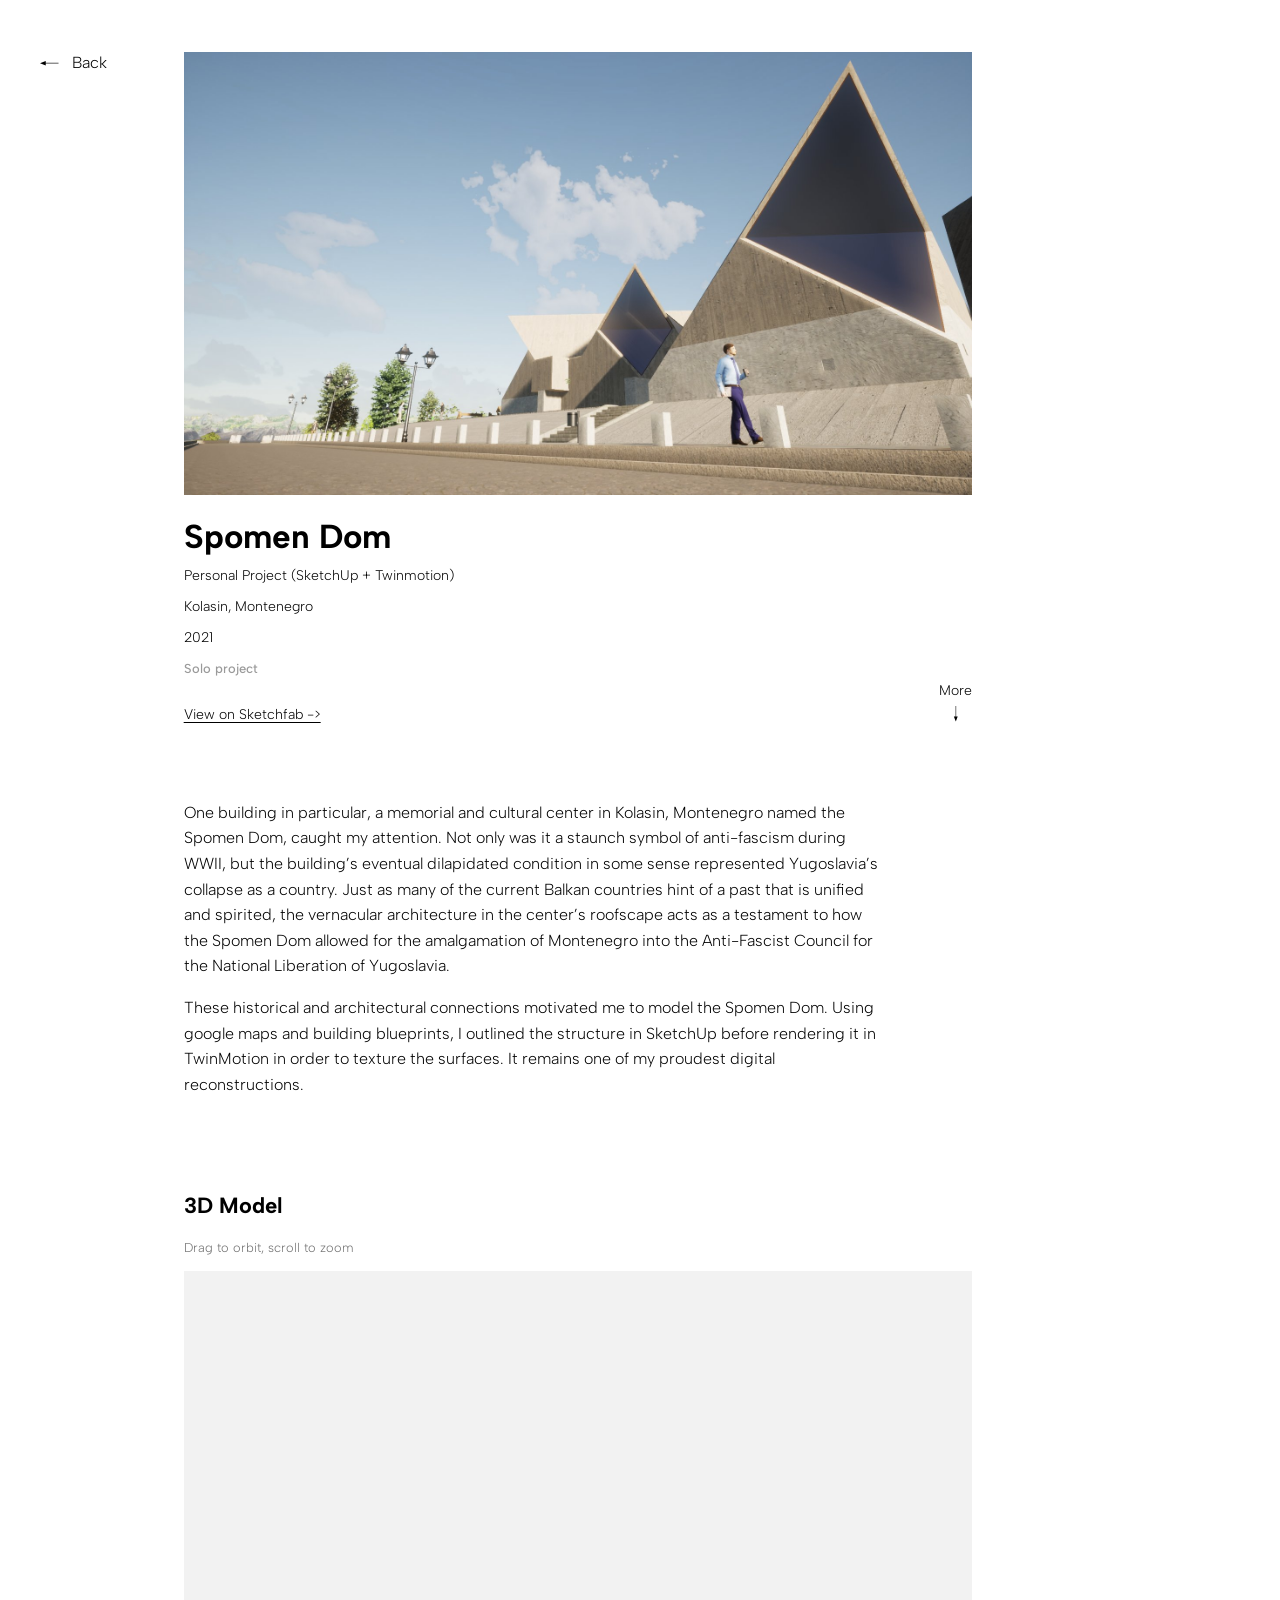
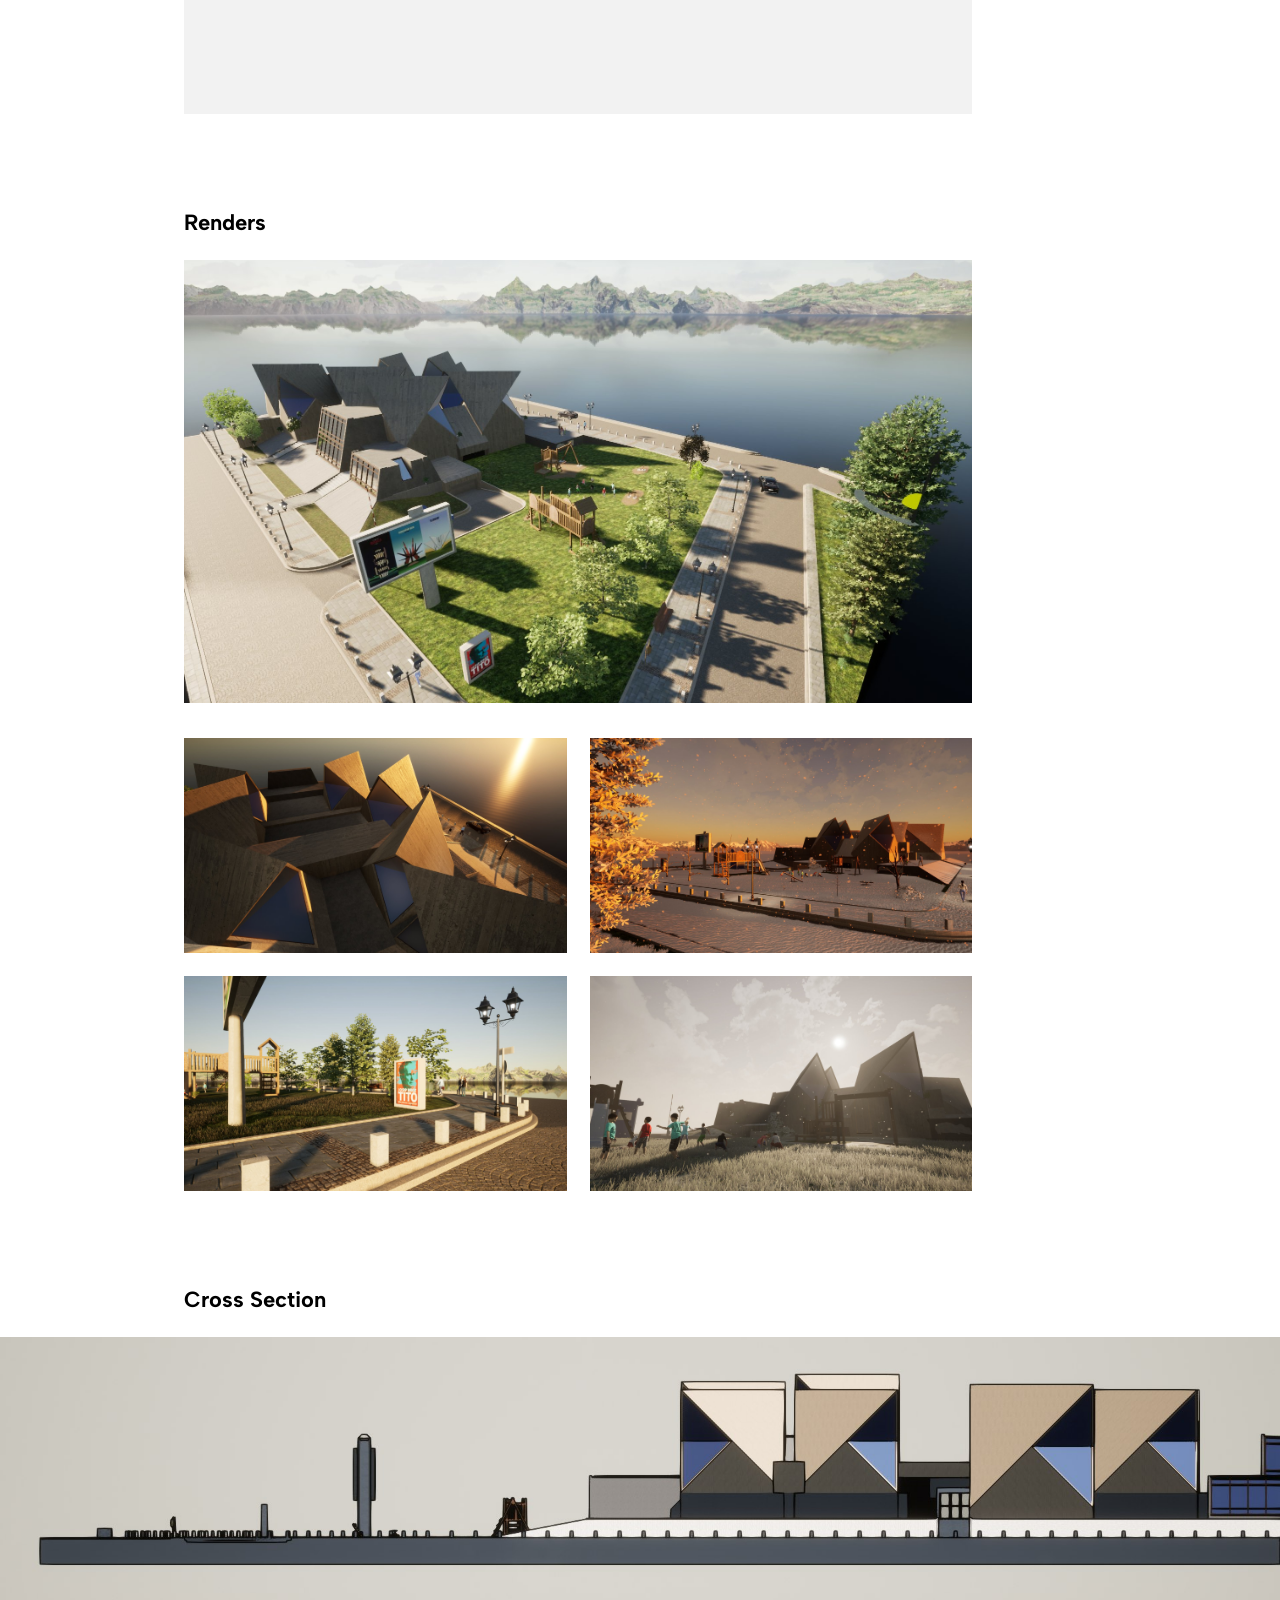
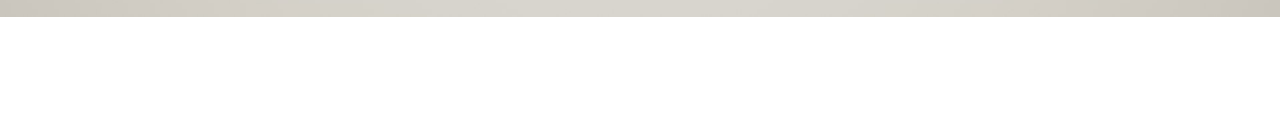
<file: projects/spomen-dom/index.html>
<!doctype html>
<html lang="en">
<head>
  <meta charset="utf-8">
  <meta name="viewport" content="width=device-width, initial-scale=1">
  <title>Spomen Dom | Jade Nichols</title>
  <meta name="description" content="A digital model of the Spomen Dom, a memorial and cultural center in Kolasin, Montenegro, built in SketchUp and rendered in Twinmotion by Jade Nichols.">
  <link rel="icon" type="image/png" sizes="32x32" href="../../assets/favicon-32.png">
  <link rel="icon" type="image/png" sizes="512x512" href="../../assets/icon-512.png">
  <link rel="apple-touch-icon" href="../../assets/apple-touch-icon.png">
  <meta property="og:type" content="website">
  <meta property="og:site_name" content="Jade Nichols">
  <meta property="og:title" content="Spomen Dom | Jade Nichols">
  <meta property="og:description" content="A digital model of the Spomen Dom, a memorial and cultural center in Kolasin, Montenegro, built in SketchUp and rendered in Twinmotion by Jade Nichols.">
  <meta property="og:url" content="https://jadenichols.me/projects/spomen-dom/">
  <meta property="og:image" content="https://jadenichols.me/assets/spomen-dom/cover.jpg">
  <meta name="twitter:card" content="summary_large_image">
  <link rel="preload" href="../../assets/fonts/albert-sans.woff2" as="font" type="font/woff2" crossorigin>
  <link rel="stylesheet" href="../../assets/site.css">
  <link rel="stylesheet" href="../../assets/project.css">
  <script src="../../assets/project.js" defer></script>
</head>
<body>
  <a class="back" href="../../">
    <svg viewBox="0 0 29 10" aria-hidden="true"><path d="M8 5H29" fill="none"/><path d="M0 5 9 1.5V8.500Z" stroke="none"/></svg>Back
  </a>

  <main class="project">
    <header class="cover">
      <img class="cover-image" src="../../assets/spomen-dom/cover.jpg" width="1808" height="1017" alt="Rendering of the Spomen Dom's angular concrete roofs with dark triangular windows, and a man walking past on the plaza under a blue sky.">

      <div class="cover-info">
        <div>
          <h1 class="project-title" id="title">Spomen Dom</h1>
          <ul class="project-meta">
            <li>Personal Project (SketchUp + Twinmotion)</li>
            <li>Kolasin, Montenegro</li>
            <li>2021</li>
          </ul>
          <p class="project-team">Solo project</p>
          <a class="deliverable" href="https://skfb.ly/o8yCw" target="_blank" rel="noopener">View on Sketchfab -&gt;</a>
        </div>

        <a class="more" href="#title">
          More
          <svg viewBox="0 0 10 28" aria-hidden="true"><path d="M5 0V20" fill="none"/><path d="M5 28 1.500 19H8.500Z" stroke="none"/></svg>
        </a>
      </div>
    </header>

    <div class="project-body">

      <section class="pj-section">
        <div class="pj-text pj-contribution">
          <p>One building in particular, a memorial and cultural center in Kolasin, Montenegro named the Spomen Dom, caught my attention. Not only was it a staunch symbol of anti-fascism during WWII, but the building’s eventual dilapidated condition in some sense represented Yugoslavia’s collapse as a country. Just as many of the current Balkan countries hint of a past that is unified and spirited, the vernacular architecture in the center’s roofscape acts as a testament to how the Spomen Dom allowed for the amalgamation of Montenegro into the Anti-Fascist Council for the National Liberation of Yugoslavia.</p>
          <p>These historical and architectural connections motivated me to model the Spomen Dom. Using google maps and building blueprints, I outlined the structure in SketchUp before rendering it in TwinMotion in order to texture the surfaces. It remains one of my proudest digital reconstructions.</p>
        </div>
      </section>

      <section class="pj-section">
        <h2>3D Model</h2>
        <p class="pj-hint pj-hint-all">Drag to orbit, scroll to zoom</p>
        <div class="pj-embed">
          <iframe title="Montenegro Memorial &amp; Cultural Center" loading="lazy" allowfullscreen allow="autoplay; fullscreen; xr-spatial-tracking" src="https://sketchfab.com/models/e6a70565f3504d2fbf66e97a4934a2d4/embed?autostart=1&amp;preload=1&amp;transparent=1&amp;ui_theme=dark"></iframe>
        </div>
      </section>

      <section class="pj-section">
        <h2>Renders</h2>
        <img src="../../assets/spomen-dom/aerial.jpg" width="1808" height="1017" loading="lazy" alt="Aerial rendering of the Spomen Dom and its grounds beside a lake, with mountains reflected in the water.">
        <div class="pj-grid-2 pj-gap-top">
          <img src="../../assets/spomen-dom/roofscape.jpg" width="1808" height="1017" loading="lazy" alt="Close view of the roofscape at sunset: faceted concrete peaks and triangular windows.">
          <img src="../../assets/spomen-dom/winter.jpg" width="1808" height="1017" loading="lazy" alt="Winter dusk rendering of the building across a snowy plaza, with autumn leaves in the foreground.">
          <img src="../../assets/spomen-dom/promenade.jpg" width="1808" height="1017" loading="lazy" alt="The lakeside promenade with lamp posts, bollards, a playground and a poster of Tito.">
          <img src="../../assets/spomen-dom/playground.jpg" width="1808" height="1017" loading="lazy" alt="Children playing on the grass in front of the building in hazy light.">
        </div>
      </section>

      <section class="pj-section">
        <h2>Cross Section</h2>
        <img class="pj-bleed" src="../../assets/spomen-dom/section.jpg" width="1920" height="420" loading="lazy" alt="Cross section of the site: the promenade and a tower on the left, and the Spomen Dom's pyramidal roof volumes on the right.">
      </section>
    </div>
  </main>
</body>
</html>
</file>
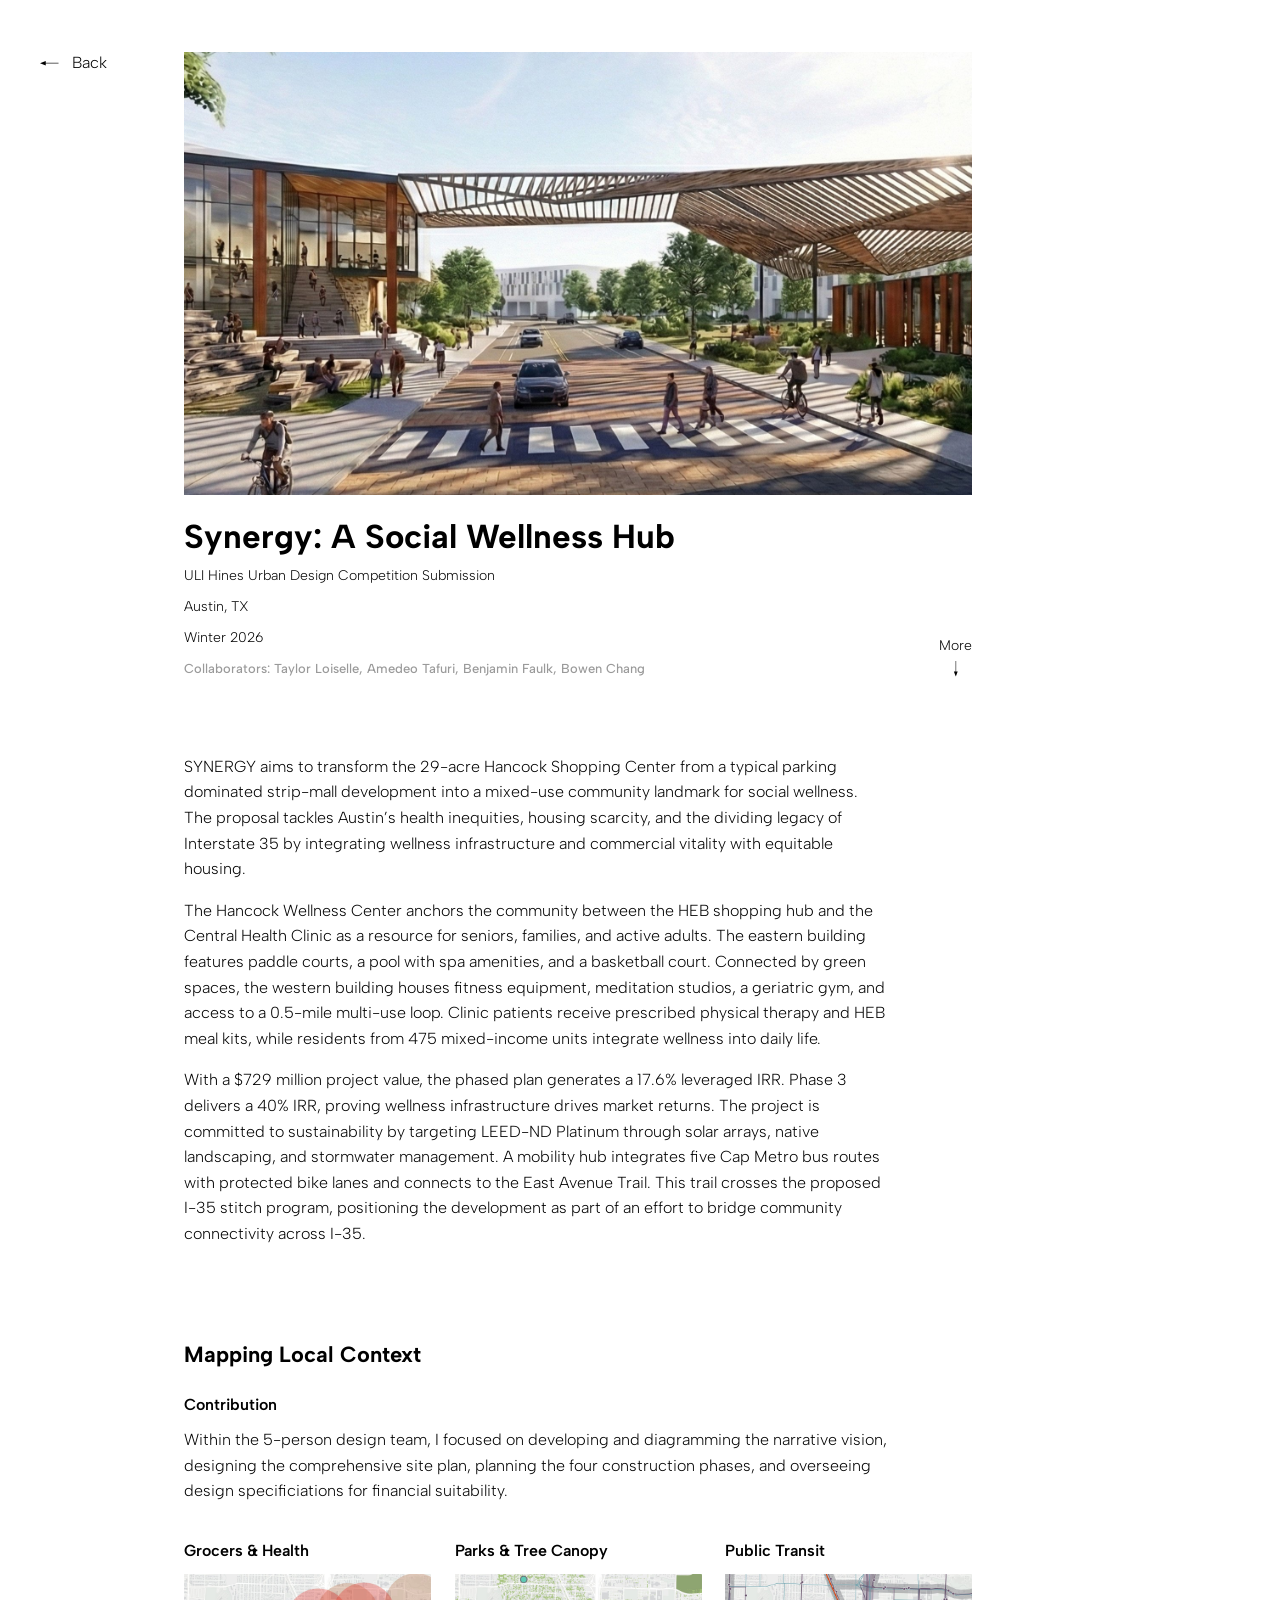
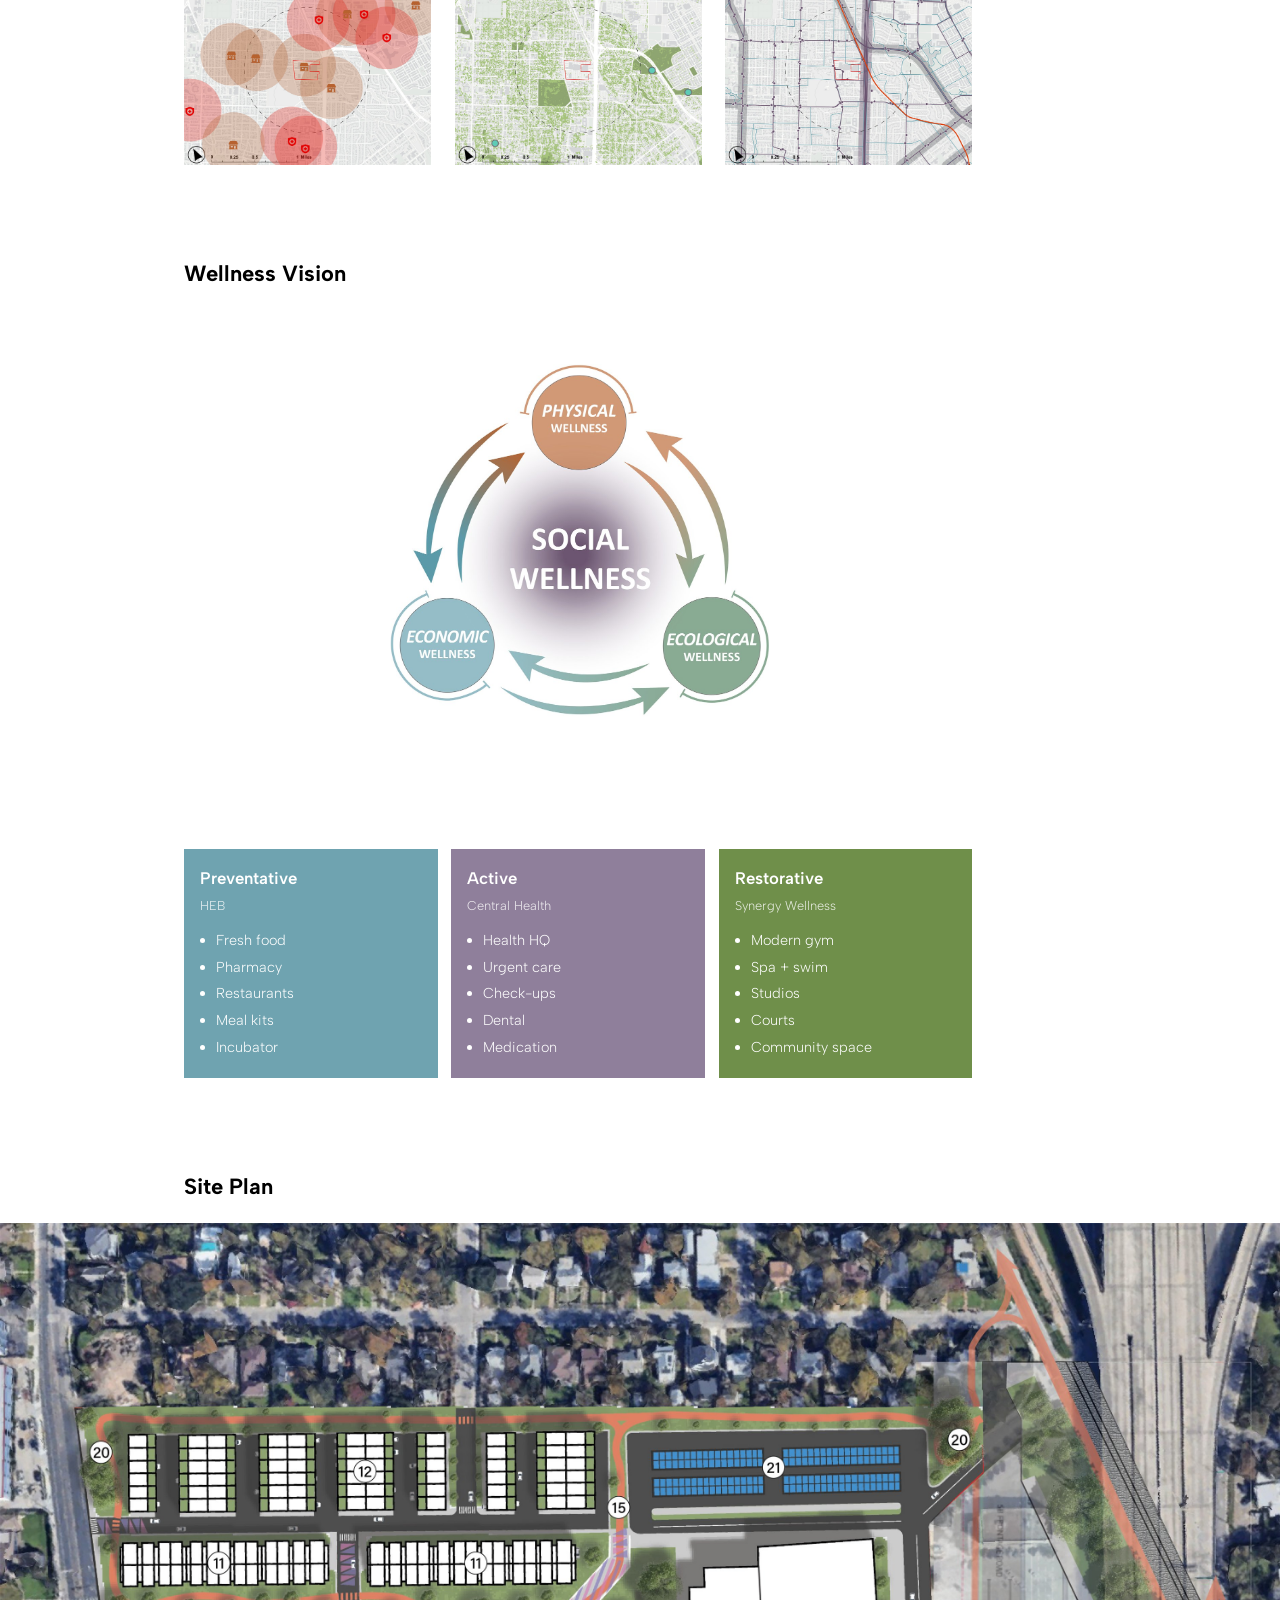
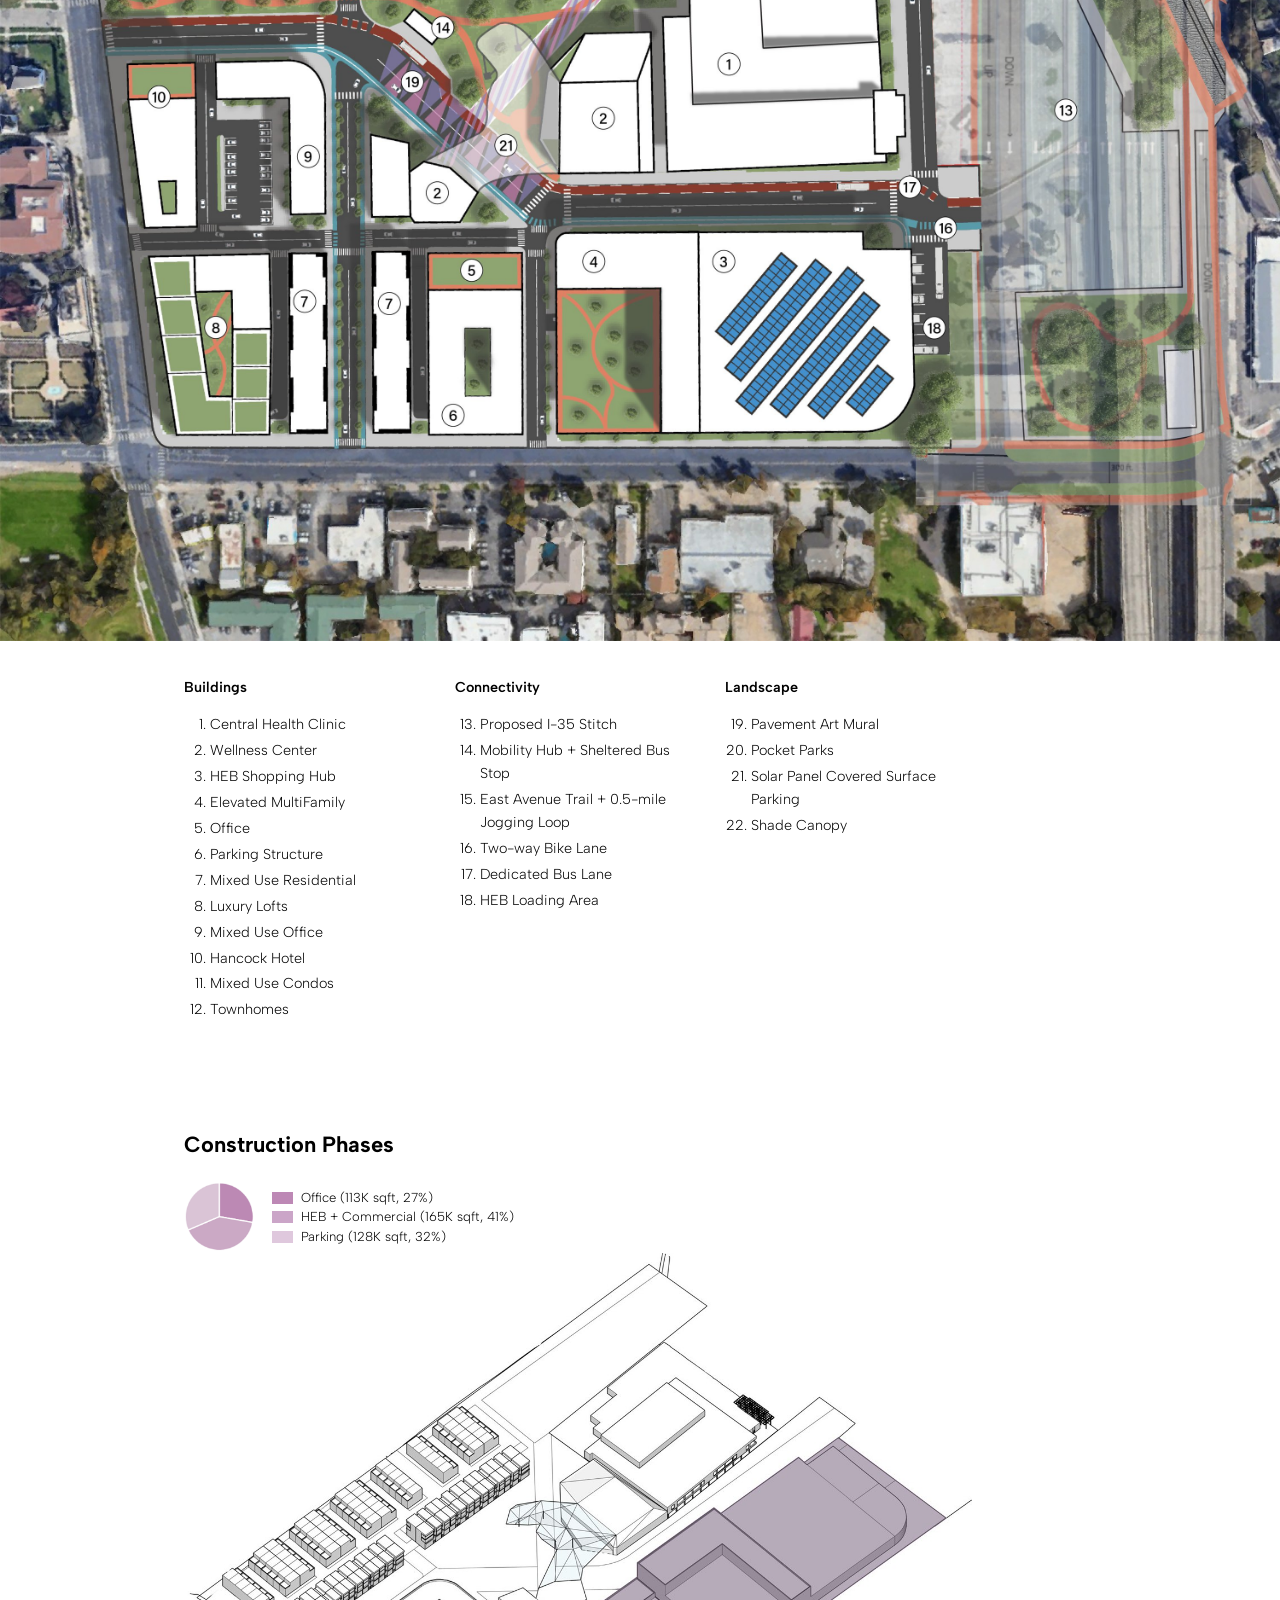
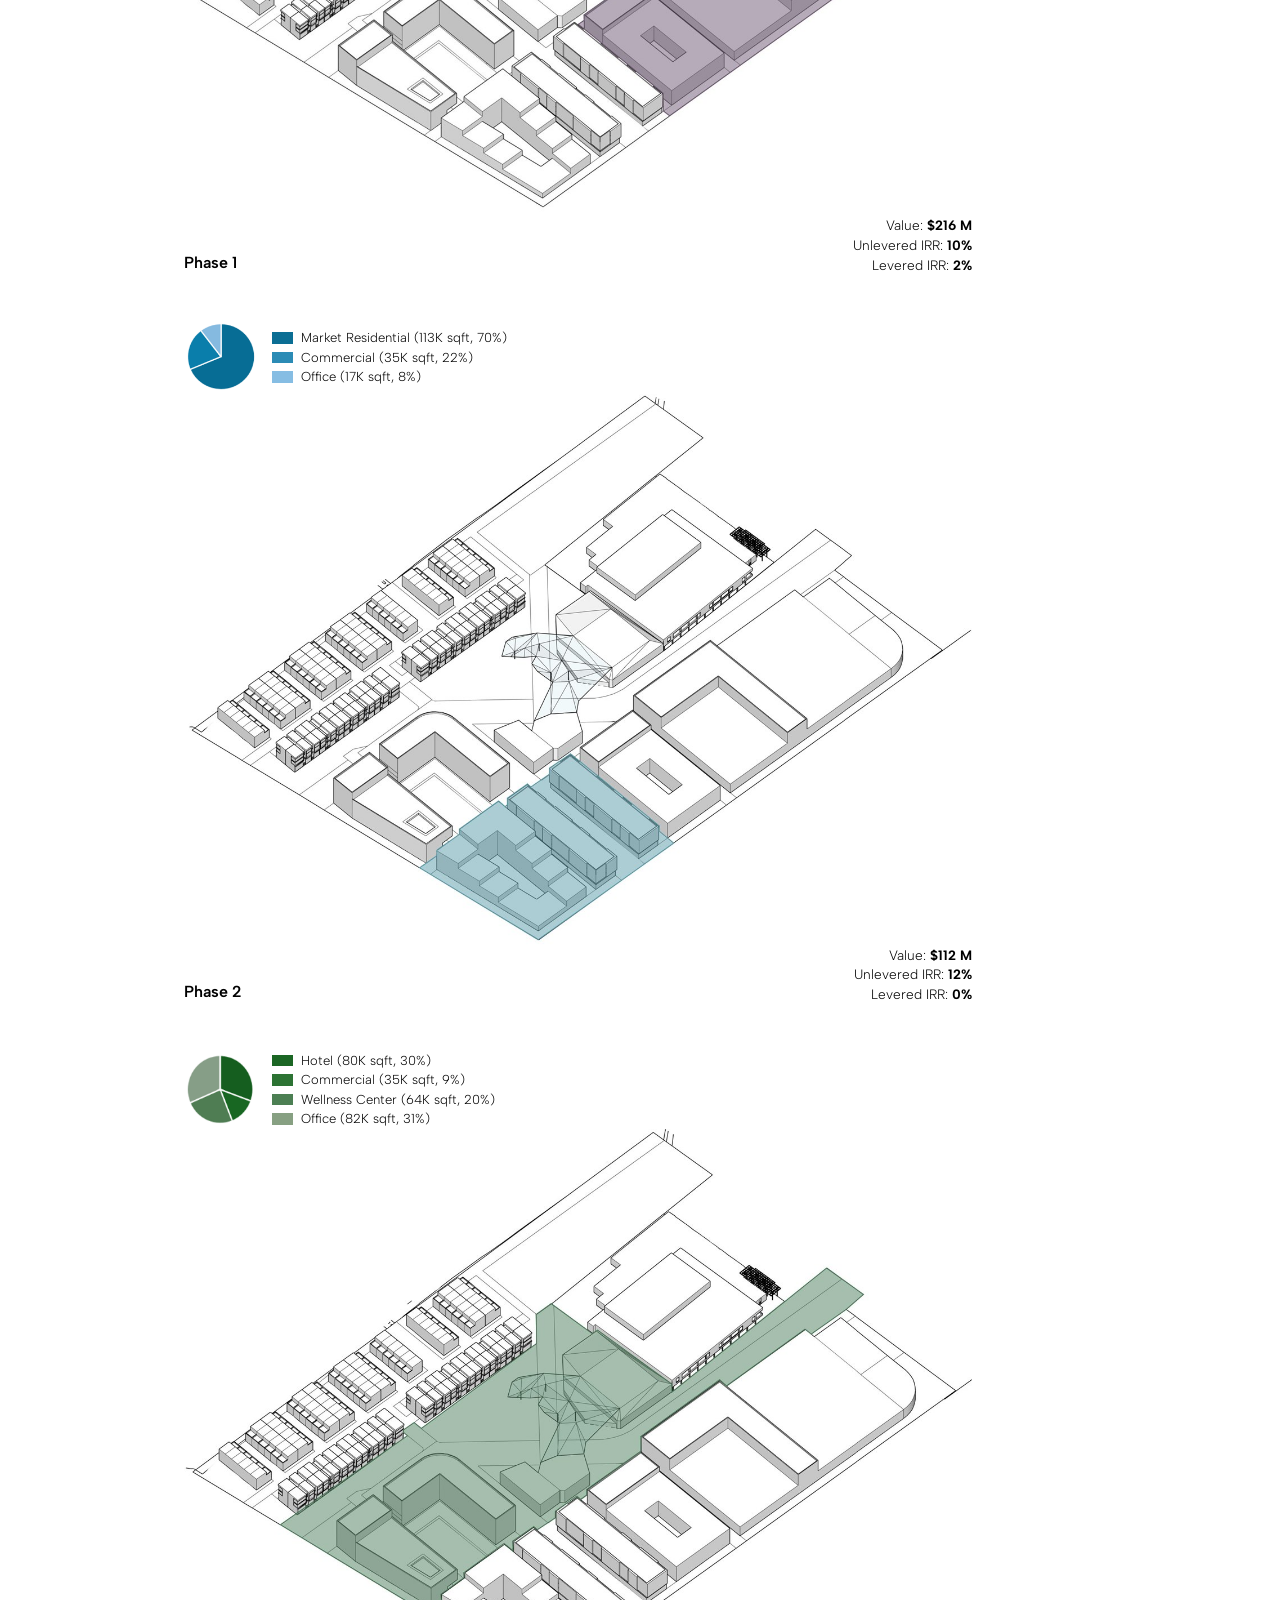
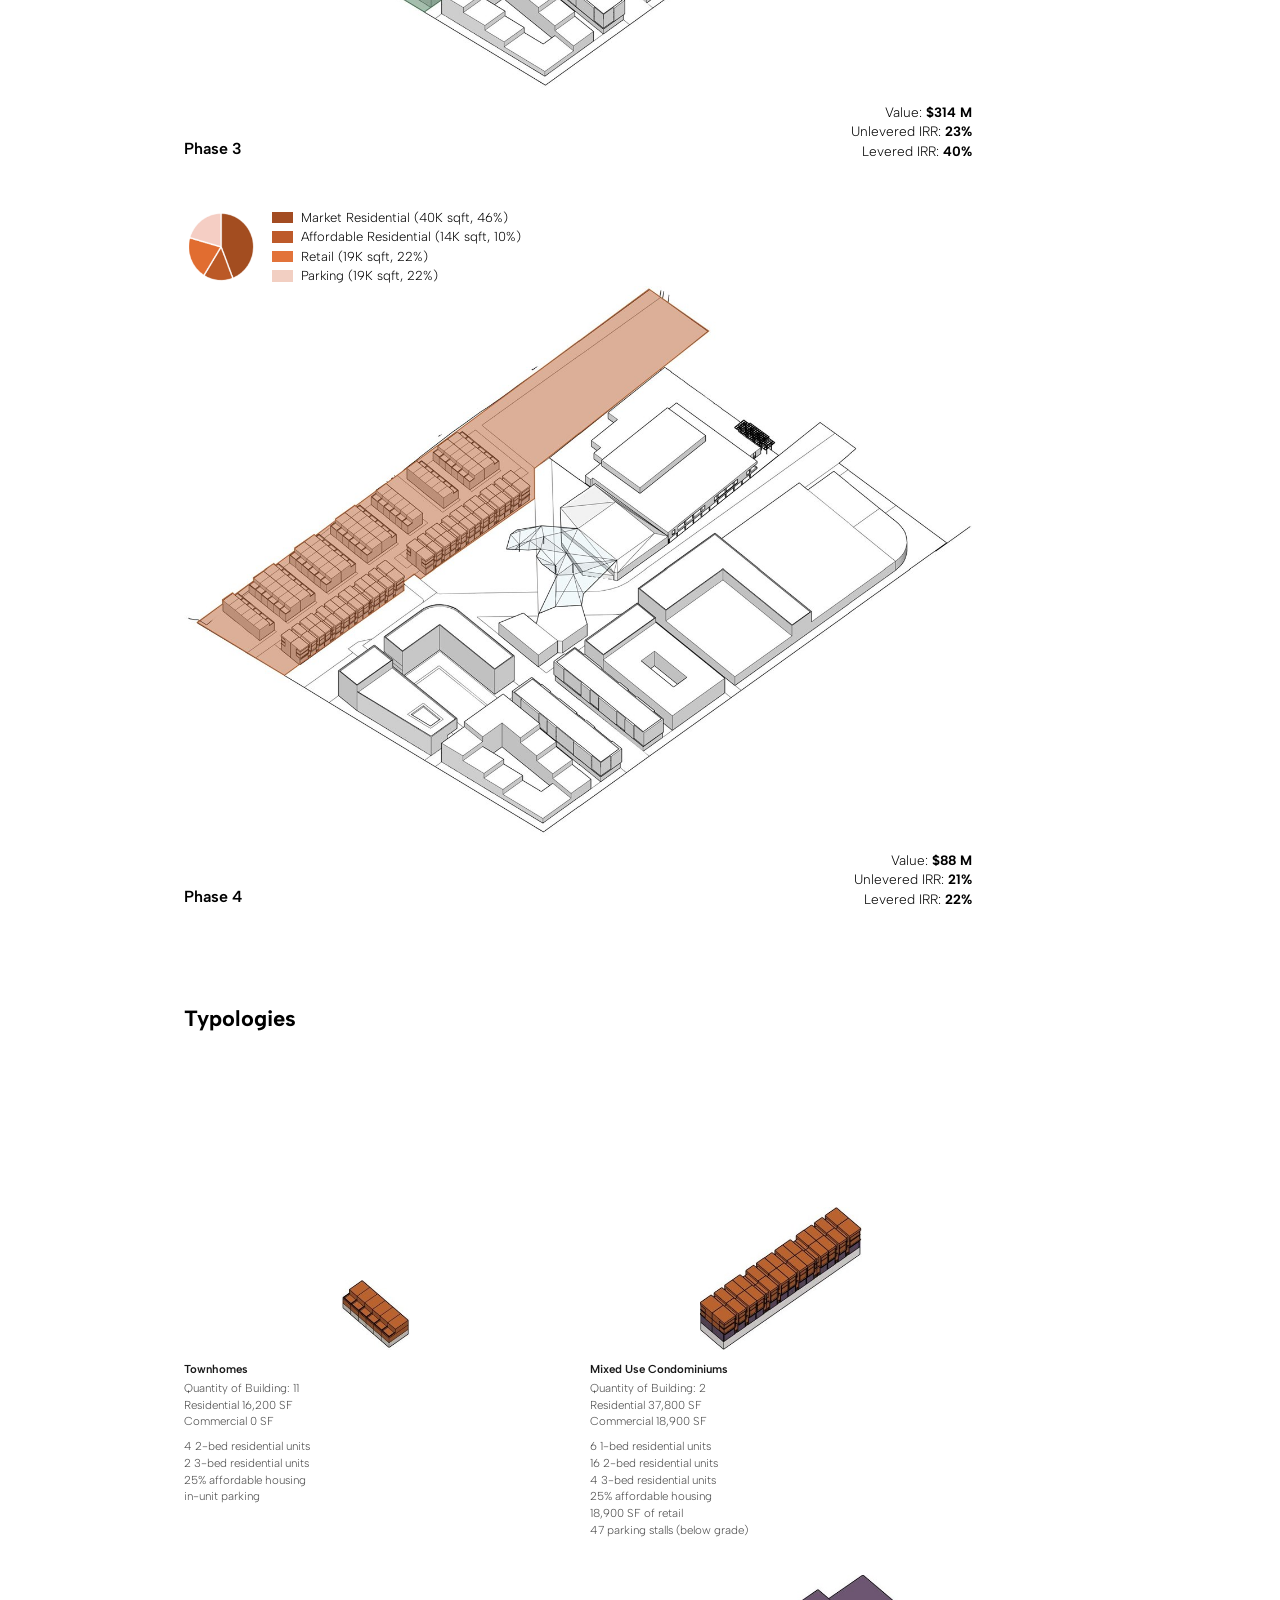
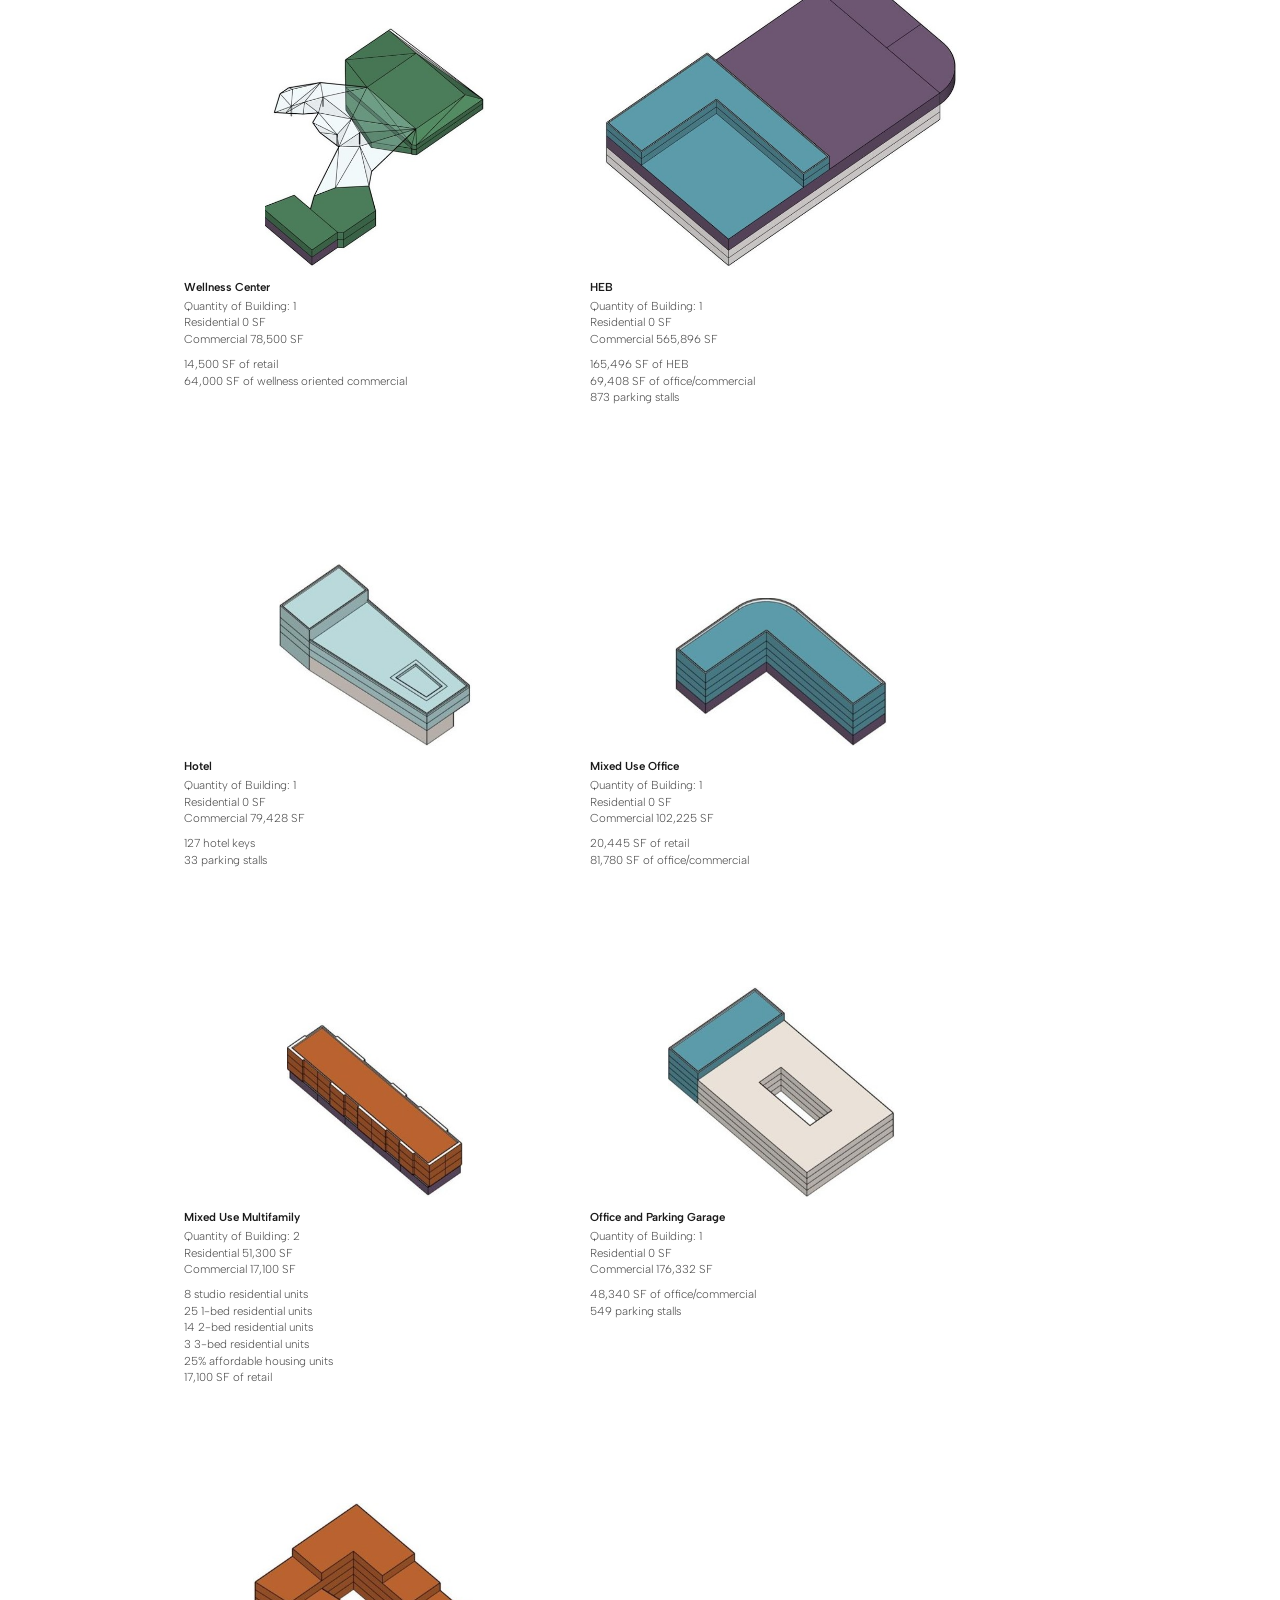
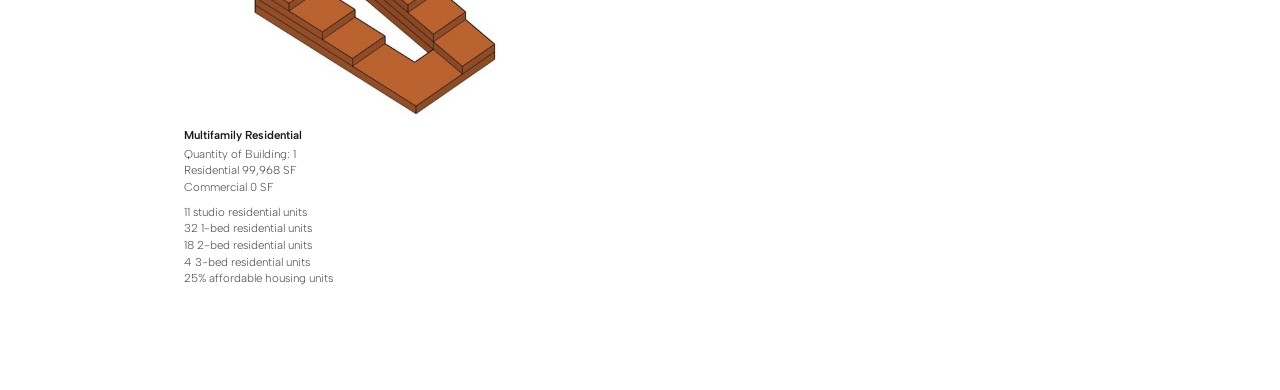
<file: projects/synergy/index.html>
<!doctype html>
<html lang="en">
<head>
  <meta charset="utf-8">
  <meta name="viewport" content="width=device-width, initial-scale=1">
  <title>Synergy: A Social Wellness Hub | Jade Nichols</title>
  <meta name="description" content="Synergy turns Austin's 29-acre Hancock Shopping Center into a mixed-use community landmark for social wellness. ULI Hines Urban Design Competition submission, Winter 2026.">
  <link rel="icon" type="image/png" sizes="32x32" href="../../assets/favicon-32.png">
  <link rel="icon" type="image/png" sizes="512x512" href="../../assets/icon-512.png">
  <link rel="apple-touch-icon" href="../../assets/apple-touch-icon.png">
  <meta property="og:type" content="website">
  <meta property="og:site_name" content="Jade Nichols">
  <meta property="og:title" content="Synergy: A Social Wellness Hub | Jade Nichols">
  <meta property="og:description" content="Synergy turns Austin's 29-acre Hancock Shopping Center into a mixed-use community landmark for social wellness. ULI Hines Urban Design Competition submission, Winter 2026.">
  <meta property="og:url" content="https://jadenichols.me/projects/synergy/">
  <meta property="og:image" content="https://jadenichols.me/assets/synergy/cover.jpg">
  <meta name="twitter:card" content="summary_large_image">
  <link rel="preload" href="../../assets/fonts/albert-sans.woff2" as="font" type="font/woff2" crossorigin>
  <link rel="stylesheet" href="../../assets/site.css">
  <link rel="stylesheet" href="../../assets/project.css">
  <script src="../../assets/project.js" defer></script>
</head>
<body>
  <a class="back" href="../../">
    <svg viewBox="0 0 29 10" aria-hidden="true"><path d="M8 5H29" fill="none"/><path d="M0 5 9 1.5V8.500Z" stroke="none"/></svg>Back
  </a>

  <main class="project">
    <header class="cover">
      <img class="cover-image" src="../../assets/synergy/cover.jpg" width="1856" height="1044" alt="Rendering of the Hancock Wellness Center: a glass building under a sweeping timber canopy, with people walking and cycling across a wide crosswalk.">

      <div class="cover-info">
        <div>
          <h1 class="project-title" id="title">Synergy: A Social Wellness Hub</h1>
          <ul class="project-meta">
            <li>ULI Hines Urban Design Competition Submission</li>
            <li>Austin, TX</li>
            <li>Winter 2026</li>
          </ul>
          <p class="project-team">Collaborators: Taylor Loiselle, Amedeo Tafuri, Benjamin Faulk, Bowen Chang</p>
        </div>

        <a class="more" href="#title">
          More
          <svg viewBox="0 0 10 28" aria-hidden="true"><path d="M5 0V20" fill="none"/><path d="M5 28 1.500 19H8.500Z" stroke="none"/></svg>
        </a>
      </div>
    </header>

    <div class="project-body">

      <section class="pj-section">
        <div class="pj-text pj-contribution">
          <p>SYNERGY aims to transform the 29-acre Hancock Shopping Center from a typical parking dominated strip-mall development into a mixed-use community landmark for social wellness. The proposal tackles Austin’s health inequities, housing scarcity, and the dividing legacy of Interstate 35 by integrating wellness infrastructure and commercial vitality with equitable housing.</p>
          <p>The Hancock Wellness Center anchors the community between the HEB shopping hub and the Central Health Clinic as a resource for seniors, families, and active adults. The eastern building features paddle courts, a pool with spa amenities, and a basketball court. Connected by green spaces, the western building houses fitness equipment, meditation studios, a geriatric gym, and access to a 0.5-mile multi-use loop. Clinic patients receive prescribed physical therapy and HEB meal kits, while residents from 475 mixed-income units integrate wellness into daily life.</p>
          <p>With a $729 million project value, the phased plan generates a 17.6% leveraged IRR. Phase 3 delivers a 40% IRR, proving wellness infrastructure drives market returns. The project is committed to sustainability by targeting LEED-ND Platinum through solar arrays, native landscaping, and stormwater management. A mobility hub integrates five Cap Metro bus routes with protected bike lanes and connects to the East Avenue Trail. This trail crosses the proposed I-35 stitch program, positioning the development as part of an effort to bridge community connectivity across I-35.</p>
        </div>
      </section>

      <section class="pj-section">
        <h2>Mapping Local Context</h2>
        <div class="pj-text pj-contribution">
          <h3>Contribution</h3>
          <p>Within the 5-person design team, I focused on developing and diagramming the narrative vision, designing the comprehensive site plan, planning the four construction phases, and overseeing design specificiations for financial suitability.</p>
        </div>
        <div class="pj-grid-3 pj-gap-top">
          <figure>
            <h3>Grocers &amp; Health</h3>
            <img src="../../assets/synergy/map-grocers-health.jpg" width="1400" height="1082" loading="lazy" alt="Map of grocery stores and health facilities around the Hancock site, each with a walking radius; the site sits in a gap between them.">
          </figure>
          <figure>
            <h3>Parks &amp; Tree Canopy</h3>
            <img src="../../assets/synergy/map-parks-trees.jpg" width="1400" height="1082" loading="lazy" alt="Map of parks and tree canopy around the site, showing sparse canopy on the site itself.">
          </figure>
          <figure>
            <h3>Public Transit</h3>
            <img src="../../assets/synergy/map-transit.jpg" width="1400" height="1082" loading="lazy" alt="Map of bus routes and stops around the site, with I-35 and a rail line along its east side.">
          </figure>
        </div>
      </section>

      <section class="pj-section">
        <h2>Wellness Vision</h2>
        <div class="pj-vision">
          <img src="../../assets/synergy/wellness-flow.jpg" width="1400" height="1493" loading="lazy" alt="Diagram of social wellness at the center of a cycle linking physical, economic and ecological wellness.">
          <ol class="pj-care">
            <li style="--c:#6fa3b0"><h3>Preventative</h3><p class="pj-care-who">HEB</p><ul><li>Fresh food</li><li>Pharmacy</li><li>Restaurants</li><li>Meal kits</li><li>Incubator</li></ul></li>
            <li style="--c:#8f7f9b"><h3>Active</h3><p class="pj-care-who">Central Health</p><ul><li>Health HQ</li><li>Urgent care</li><li>Check-ups</li><li>Dental</li><li>Medication</li></ul></li>
            <li style="--c:#6f8f4a"><h3>Restorative</h3><p class="pj-care-who">Synergy Wellness</p><ul><li>Modern gym</li><li>Spa + swim</li><li>Studios</li><li>Courts</li><li>Community space</li></ul></li>
          </ol>
        </div>
      </section>

      <section class="pj-section">
        <h2>Site Plan</h2>
        <img class="pj-bleed" src="../../assets/synergy/site-plan.jpg" width="3000" height="2386" loading="lazy" alt="Site plan of the redesigned Hancock site over an aerial photo, with numbered buildings, a diagonal pedestrian spine with a pavement mural, solar-covered parking, townhomes along the north edge, and the proposed I-35 stitch to the east.">
        <div class="pj-key pj-gap-top">
          <div>
            <h3>Buildings</h3>
            <ol>
              <li>Central Health Clinic</li><li>Wellness Center</li><li>HEB Shopping Hub</li><li>Elevated MultiFamily</li><li>Office</li><li>Parking Structure</li><li>Mixed Use Residential</li><li>Luxury Lofts</li><li>Mixed Use Office</li><li>Hancock Hotel</li><li>Mixed Use Condos</li><li>Townhomes</li>
            </ol>
          </div>
          <div>
            <h3>Connectivity</h3>
            <ol start="13">
              <li>Proposed I-35 Stitch</li><li>Mobility Hub + Sheltered Bus Stop</li><li>East Avenue Trail + 0.5-mile Jogging Loop</li><li>Two-way Bike Lane</li><li>Dedicated Bus Lane</li><li>HEB Loading Area</li>
            </ol>
          </div>
          <div>
            <h3>Landscape</h3>
            <ol start="19">
              <li>Pavement Art Mural</li><li>Pocket Parks</li><li>Solar Panel Covered Surface Parking</li><li>Shade Canopy</li>
            </ol>
          </div>
        </div>
      </section>

      <section class="pj-section">
        <h2>Construction Phases</h2>
        <div class="pj-grid-2 pj-phase-grid">
          <figure>
            <div class="pj-phase-head">
              <img class="pj-pie" src="../../assets/synergy/pie-1.png" width="450" height="446" loading="lazy" alt="">
              <ul class="pj-legend">
                <li><span class="sw" style="--c:#bd88b5"></span>Office (113K sqft, 27%)</li>
                <li><span class="sw" style="--c:#cba5c8"></span>HEB + Commercial (165K sqft, 41%)</li>
                <li><span class="sw" style="--c:#dfc8dd"></span>Parking (128K sqft, 32%)</li>
              </ul>
            </div>
            <img src="../../assets/synergy/phase-1.jpg" width="1400" height="1000" loading="lazy" alt="Phase 1: the HEB and office buildings highlighted on the site model.">
            <div class="pj-phase-foot"><h3>Phase 1</h3><p>Value: <b>$216 M</b><br>Unlevered IRR: <b>10%</b><br>Levered IRR: <b>2%</b></p></div>
          </figure>
          <figure>
            <div class="pj-phase-head">
              <img class="pj-pie" src="../../assets/synergy/pie-2.png" width="510" height="518" loading="lazy" alt="">
              <ul class="pj-legend">
                <li><span class="sw" style="--c:#0b6e94"></span>Market Residential (113K sqft, 70%)</li>
                <li><span class="sw" style="--c:#2b8bb5"></span>Commercial (35K sqft, 22%)</li>
                <li><span class="sw" style="--c:#86bde3"></span>Office (17K sqft, 8%)</li>
              </ul>
            </div>
            <img src="../../assets/synergy/phase-2.jpg" width="1400" height="980" loading="lazy" alt="Phase 2: the mixed-use residential blocks highlighted on the site model.">
            <div class="pj-phase-foot"><h3>Phase 2</h3><p>Value: <b>$112 M</b><br>Unlevered IRR: <b>12%</b><br>Levered IRR: <b>0%</b></p></div>
          </figure>
          <figure>
            <div class="pj-phase-head">
              <img class="pj-pie" src="../../assets/synergy/pie-3.png" width="422" height="406" loading="lazy" alt="">
              <ul class="pj-legend">
                <li><span class="sw" style="--c:#1b6624"></span>Hotel (80K sqft, 30%)</li>
                <li><span class="sw" style="--c:#2c7333"></span>Commercial (35K sqft, 9%)</li>
                <li><span class="sw" style="--c:#4c7f53"></span>Wellness Center (64K sqft, 20%)</li>
                <li><span class="sw" style="--c:#87a082"></span>Office (82K sqft, 31%)</li>
              </ul>
            </div>
            <img src="../../assets/synergy/phase-3.jpg" width="1400" height="1019" loading="lazy" alt="Phase 3: the wellness center, hotel and offices highlighted across the middle of the site.">
            <div class="pj-phase-foot"><h3>Phase 3</h3><p>Value: <b>$314 M</b><br>Unlevered IRR: <b>23%</b><br>Levered IRR: <b>40%</b></p></div>
          </figure>
          <figure>
            <div class="pj-phase-head">
              <img class="pj-pie" src="../../assets/synergy/pie-4.png" width="482" height="466" loading="lazy" alt="">
              <ul class="pj-legend">
                <li><span class="sw" style="--c:#a34c22"></span>Market Residential (40K sqft, 46%)</li>
                <li><span class="sw" style="--c:#bd5a2a"></span>Affordable Residential (14K sqft, 10%)</li>
                <li><span class="sw" style="--c:#e2733a"></span>Retail (19K sqft, 22%)</li>
                <li><span class="sw" style="--c:#f2cfc2"></span>Parking (19K sqft, 22%)</li>
              </ul>
            </div>
            <img src="../../assets/synergy/phase-4.jpg" width="1400" height="1003" loading="lazy" alt="Phase 4: the townhomes and condos along the north edge highlighted.">
            <div class="pj-phase-foot"><h3>Phase 4</h3><p>Value: <b>$88 M</b><br>Unlevered IRR: <b>21%</b><br>Levered IRR: <b>22%</b></p></div>
          </figure>
        </div>
      </section>

      <section class="pj-section">
        <h2>Typologies</h2>
        <!-- Models share one scale: each width is its size in the source board,
             as a share of its grid cell (row 1 has 4 cells, row 2 has 5). -->
        <div class="pj-typ pj-typ-4">
          <figure><div class="pj-typ-img"><img style="width:18.2%" src="../../assets/synergy/typ-townhomes.jpg" width="133" height="133" loading="lazy" alt="Massing model of a townhome block."></div>
            <figcaption><b>Townhomes</b>Quantity of Building: 11<br>Residential 16,200 SF<br>Commercial 0 SF<span>4 2-bed residential units<br>2 3-bed residential units<br>25% affordable housing<br>in-unit parking</span></figcaption></figure>
          <figure><div class="pj-typ-img"><img style="width:42.5%" src="../../assets/synergy/typ-condos.jpg" width="311" height="273" loading="lazy" alt="Massing model of a long mixed use condominium block."></div>
            <figcaption><b>Mixed Use Condominiums</b>Quantity of Building: 2<br>Residential 37,800 SF<br>Commercial 18,900 SF<span>6 1-bed residential units<br>16 2-bed residential units<br>4 3-bed residential units<br>25% affordable housing<br>18,900 SF of retail<br>47 parking stalls (below grade)</span></figcaption></figure>
          <figure><div class="pj-typ-img"><img style="width:57.5%" src="../../assets/synergy/typ-wellness.jpg" width="421" height="457" loading="lazy" alt="Massing model of the wellness center: two green buildings joined by a faceted glass canopy."></div>
            <figcaption><b>Wellness Center</b>Quantity of Building: 1<br>Residential 0 SF<br>Commercial 78,500 SF<span>14,500 SF of retail<br>64,000 SF of wellness oriented commercial</span></figcaption></figure>
          <figure><div class="pj-typ-img"><img style="width:92%" src="../../assets/synergy/typ-heb.jpg" width="673" height="559" loading="lazy" alt="Massing model of the HEB: a large purple store with a blue office block over parking."></div>
            <figcaption><b>HEB</b>Quantity of Building: 1<br>Residential 0 SF<br>Commercial 565,896 SF<span>165,496 SF of HEB<br>69,408 SF of office/commercial<br>873 parking stalls</span></figcaption></figure>
        </div>
        <div class="pj-typ pj-typ-5">
          <figure><div class="pj-typ-img"><img style="width:50.4%" src="../../assets/synergy/typ-hotel.jpg" width="295" height="279" loading="lazy" alt="Massing model of the hotel."></div>
            <figcaption><b>Hotel</b>Quantity of Building: 1<br>Residential 0 SF<br>Commercial 79,428 SF<span>127 hotel keys<br>33 parking stalls</span></figcaption></figure>
          <figure><div class="pj-typ-img"><img style="width:55.5%" src="../../assets/synergy/typ-mu-office.jpg" width="325" height="227" loading="lazy" alt="Massing model of the L-shaped mixed use office."></div>
            <figcaption><b>Mixed Use Office</b>Quantity of Building: 1<br>Residential 0 SF<br>Commercial 102,225 SF<span>20,445 SF of retail<br>81,780 SF of office/commercial</span></figcaption></figure>
          <figure><div class="pj-typ-img"><img style="width:46%" src="../../assets/synergy/typ-mu-multifamily.jpg" width="269" height="267" loading="lazy" alt="Massing model of a long mixed use multifamily block."></div>
            <figcaption><b>Mixed Use Multifamily</b>Quantity of Building: 2<br>Residential 51,300 SF<br>Commercial 17,100 SF<span>8 studio residential units<br>25 1-bed residential units<br>14 2-bed residential units<br>3 3-bed residential units<br>25% affordable housing units<br>17,100 SF of retail</span></figcaption></figure>
          <figure><div class="pj-typ-img"><img style="width:59.3%" src="../../assets/synergy/typ-office-parking.jpg" width="347" height="321" loading="lazy" alt="Massing model of the office and parking garage, with a courtyard opening."></div>
            <figcaption><b>Office and Parking Garage</b>Quantity of Building: 1<br>Residential 0 SF<br>Commercial 176,332 SF<span>48,340 SF of office/commercial<br>549 parking stalls</span></figcaption></figure>
          <figure><div class="pj-typ-img"><img style="width:63.7%" src="../../assets/synergy/typ-multifamily.jpg" width="373" height="325" loading="lazy" alt="Massing model of the stepped multifamily residential building around a courtyard."></div>
            <figcaption><b>Multifamily Residential</b>Quantity of Building: 1<br>Residential 99,968 SF<br>Commercial 0 SF<span>11 studio residential units<br>32 1-bed residential units<br>18 2-bed residential units<br>4 3-bed residential units<br>25% affordable housing units</span></figcaption></figure>
        </div>
      </section>
    </div>
  </main>
</body>
</html>
</file>
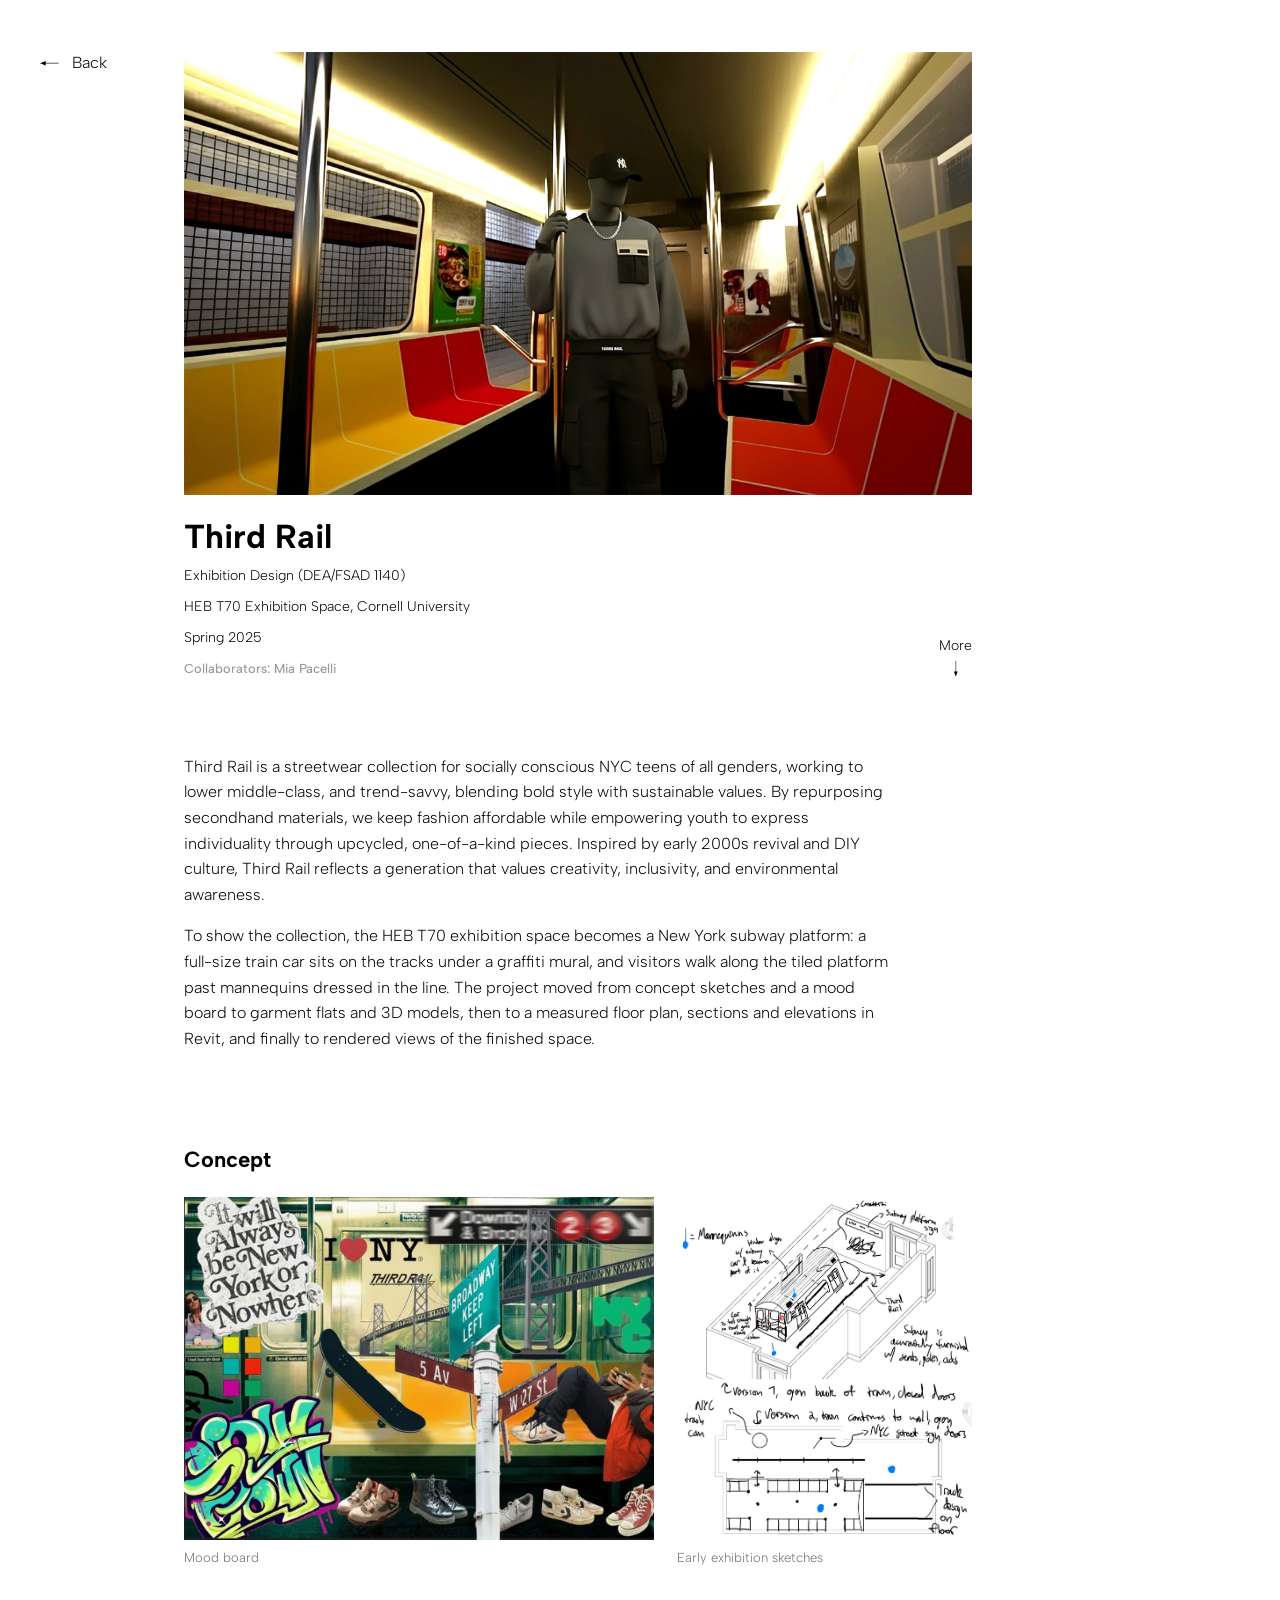
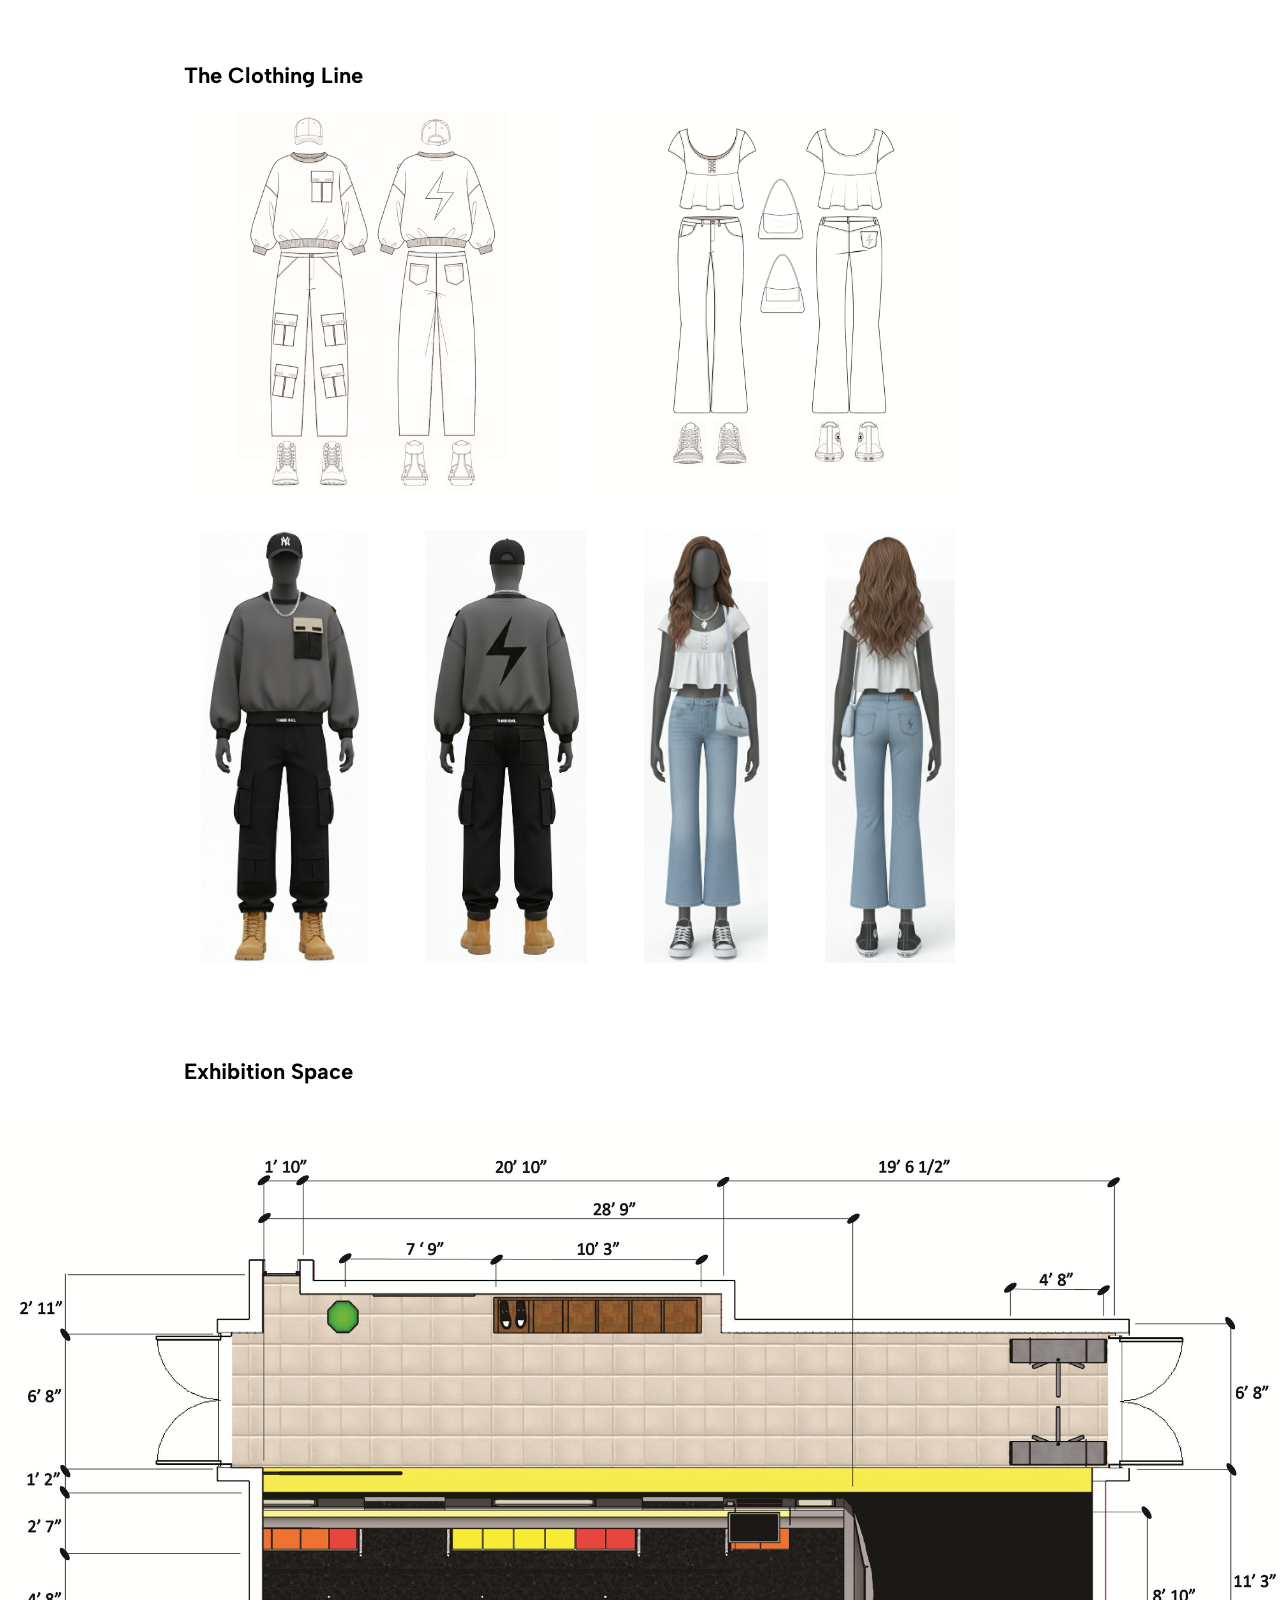
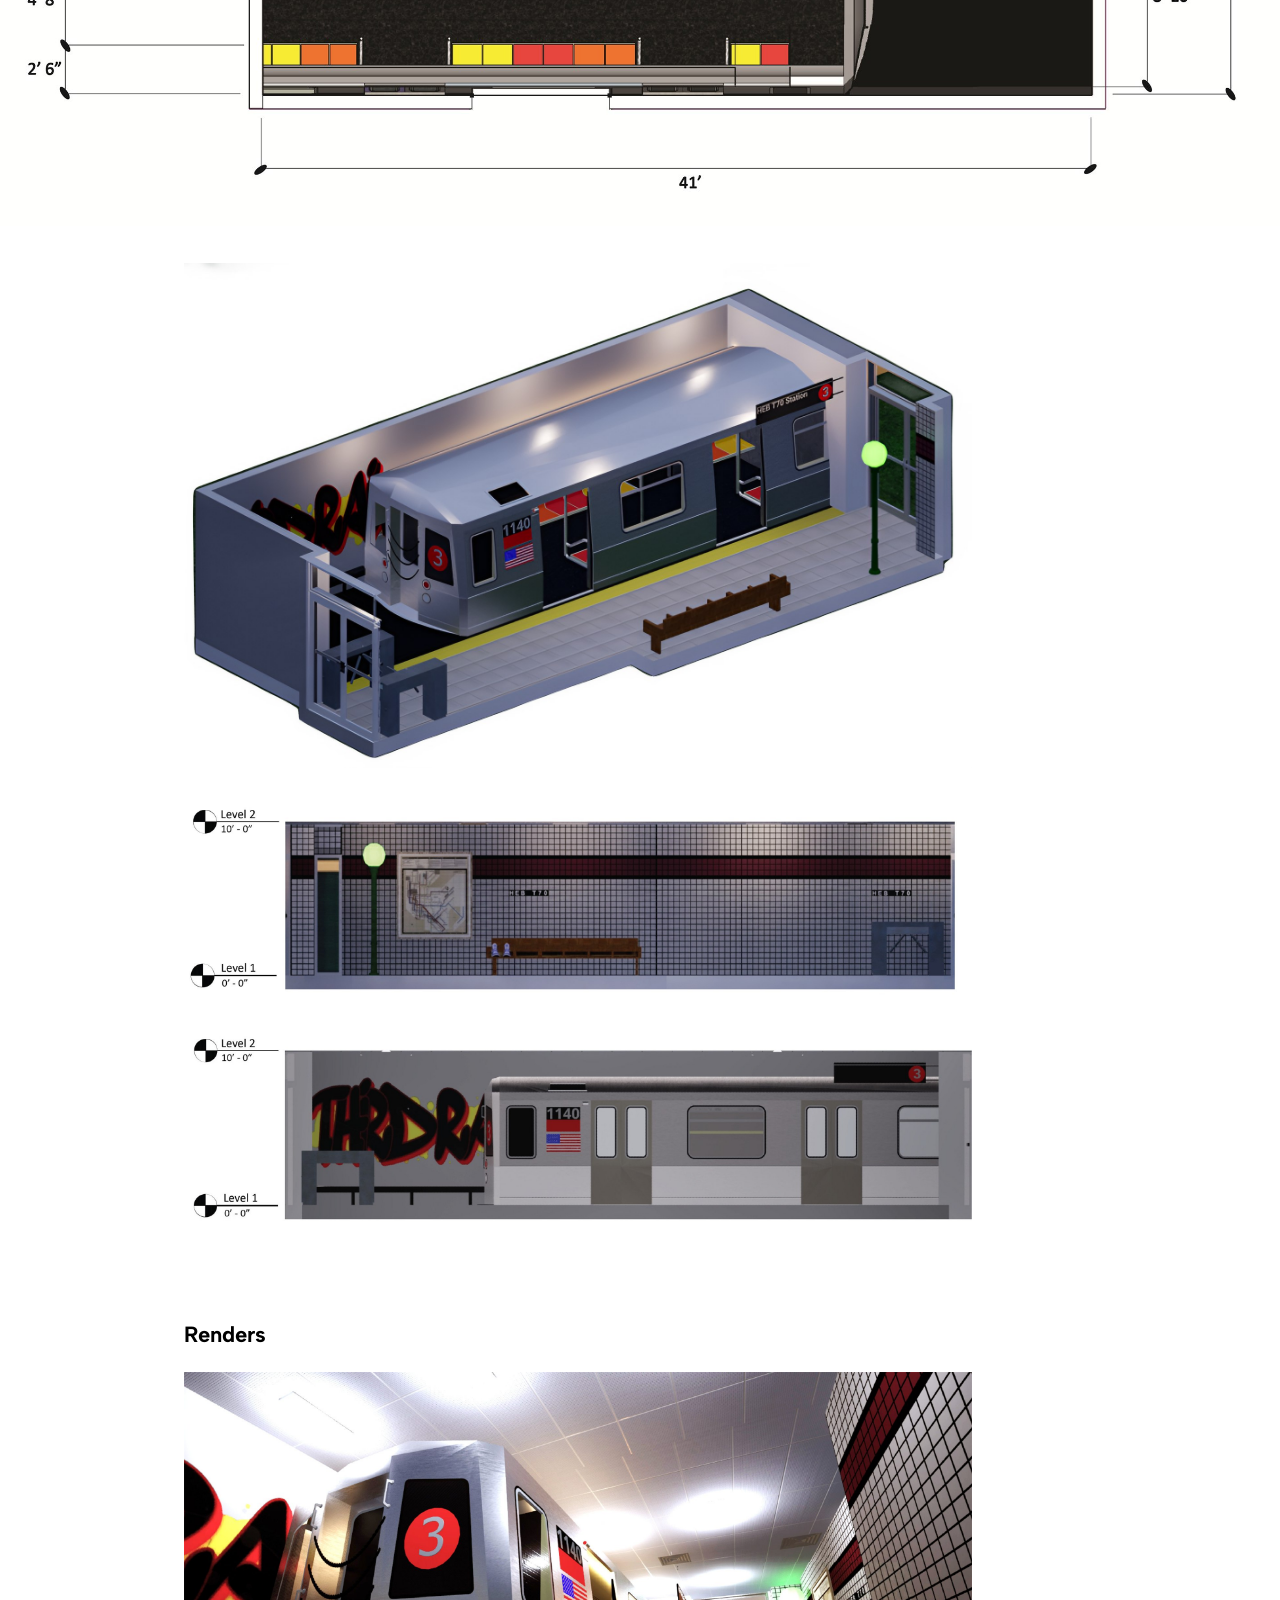
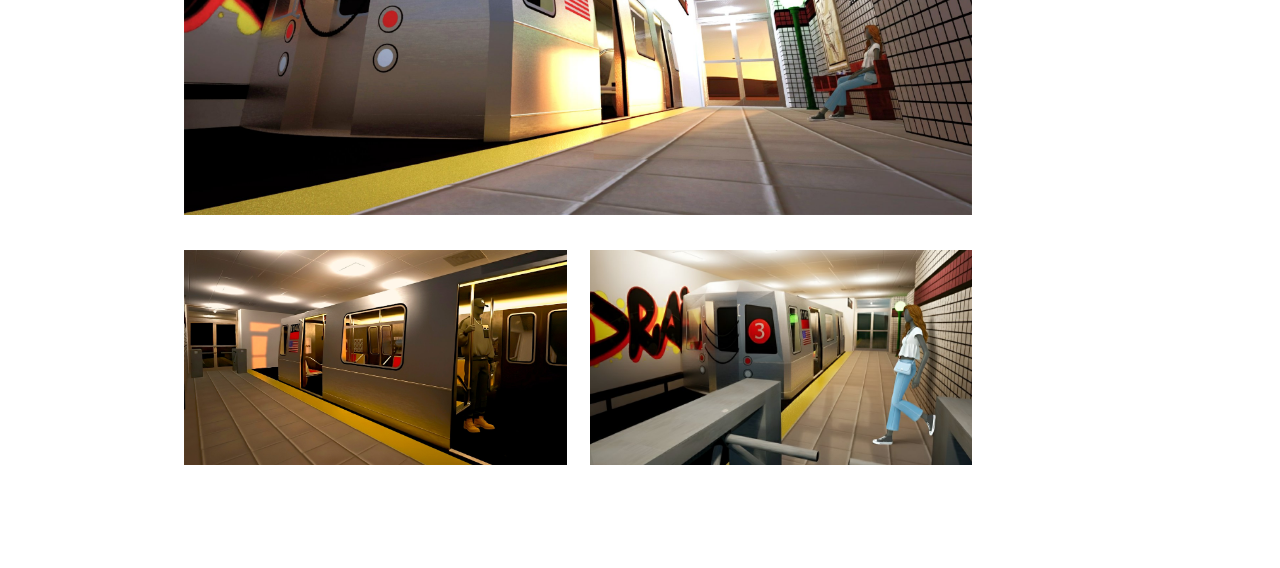
<file: projects/third-rail/index.html>
<!doctype html>
<html lang="en">
<head>
  <meta charset="utf-8">
  <meta name="viewport" content="width=device-width, initial-scale=1">
  <title>Third Rail | Jade Nichols</title>
  <meta name="description" content="Third Rail: a New York subway-inspired clothing line and the exhibition space designed to show it. Cornell DEA/FSAD 1140, Spring 2025.">
  <link rel="icon" type="image/png" sizes="32x32" href="../../assets/favicon-32.png">
  <link rel="icon" type="image/png" sizes="512x512" href="../../assets/icon-512.png">
  <link rel="apple-touch-icon" href="../../assets/apple-touch-icon.png">
  <meta property="og:type" content="website">
  <meta property="og:site_name" content="Jade Nichols">
  <meta property="og:title" content="Third Rail | Jade Nichols">
  <meta property="og:description" content="Third Rail: a New York subway-inspired clothing line and the exhibition space designed to show it. Cornell DEA/FSAD 1140, Spring 2025.">
  <meta property="og:url" content="https://jadenichols.me/projects/third-rail/">
  <meta property="og:image" content="https://jadenichols.me/assets/third-rail/cover.jpg">
  <meta name="twitter:card" content="summary_large_image">
  <link rel="preload" href="../../assets/fonts/albert-sans.woff2" as="font" type="font/woff2" crossorigin>
  <link rel="stylesheet" href="../../assets/site.css">
  <link rel="stylesheet" href="../../assets/project.css">
  <script src="../../assets/project.js" defer></script>
</head>
<body>
  <a class="back" href="../../">
    <svg viewBox="0 0 29 10" aria-hidden="true"><path d="M8 5H29" fill="none"/><path d="M0 5 9 1.5V8.500Z" stroke="none"/></svg>Back
  </a>

  <main class="project">
    <header class="cover">
      <img class="cover-image" src="../../assets/third-rail/cover.jpg" width="2400" height="1350" alt="Rendering inside the subway car: red and yellow seats, poles, and a mannequin in the menswear look.">

      <div class="cover-info">
        <div>
          <h1 class="project-title" id="title">Third Rail</h1>
          <ul class="project-meta">
            <li>Exhibition Design (DEA/FSAD 1140)</li>
            <li>HEB T70 Exhibition Space, Cornell University</li>
            <li>Spring 2025</li>
          </ul>
          <p class="project-team">Collaborators: Mia Pacelli</p>
        </div>

        <a class="more" href="#title">
          More
          <svg viewBox="0 0 10 28" aria-hidden="true"><path d="M5 0V20" fill="none"/><path d="M5 28 1.500 19H8.500Z" stroke="none"/></svg>
        </a>
      </div>
    </header>

    <div class="project-body">

      <!-- First paragraph is Jade's description; the second adds the exhibition design. -->
      <section class="pj-section">
        <div class="pj-text pj-contribution">
          <p>Third Rail is a streetwear collection for socially conscious NYC teens of all genders, working to lower middle-class, and trend-savvy, blending bold style with sustainable values. By repurposing secondhand materials, we keep fashion affordable while empowering youth to express individuality through upcycled, one-of-a-kind pieces. Inspired by early 2000s revival and DIY culture, Third Rail reflects a generation that values creativity, inclusivity, and environmental awareness.</p>
          <p>To show the collection, the HEB T70 exhibition space becomes a New York subway platform: a full-size train car sits on the tracks under a graffiti mural, and visitors walk along the tiled platform past mannequins dressed in the line. The project moved from concept sketches and a mood board to garment flats and 3D models, then to a measured floor plan, sections and elevations in Revit, and finally to rendered views of the finished space.</p>
        </div>
      </section>

      <section class="pj-section">
        <h2>Concept</h2>
        <div class="pj-concept">
          <figure>
            <img src="../../assets/third-rail/mood-board.jpg" width="1184" height="864" loading="lazy" alt="Mood board: subway cars and platforms, graffiti lettering, street signs for Broadway and 5th Avenue, an I love NY logo, sneakers, a skateboard and New York street style.">
            <figcaption>Mood board</figcaption>
          </figure>
          <figure>
            <img src="../../assets/third-rail/sketches.jpg" width="1342" height="1557" loading="lazy" alt="Hand sketches of the exhibition room: an axonometric with a subway car, graffiti wall, platform sign and the third rail, and two plan versions with mannequins, an NYC trash can, a street sign and track lines on the floor.">
            <figcaption>Early exhibition sketches</figcaption>
          </figure>
        </div>
      </section>

      <section class="pj-section">
        <h2>The Clothing Line</h2>
        <div class="pj-grid-2">
          <img src="../../assets/third-rail/flat-mens.jpg" width="1200" height="1200" loading="lazy" alt="Technical flats of the menswear look: a cropped sweatshirt with a lightning bolt on the back, cargo pants and work boots, front and back.">
          <img src="../../assets/third-rail/flat-womens.jpg" width="1200" height="1200" loading="lazy" alt="Technical flats of the womenswear look: a cropped baby-doll top, flared jeans, a small shoulder bag and sneakers, front and back.">
        </div>
        <div class="pj-models pj-gap-top">
          <img src="../../assets/third-rail/model-mens-front.jpg" width="393" height="1024" loading="lazy" alt="3D model of the menswear look from the front: grey sweatshirt with a chest pocket, black cargo pants and tan boots.">
          <img src="../../assets/third-rail/model-mens-back.jpg" width="435" height="1165" loading="lazy" alt="3D model of the menswear look from the back, with a black lightning bolt on the sweatshirt.">
          <img src="../../assets/third-rail/model-womens-front.jpg" width="293" height="1024" loading="lazy" alt="3D model of the womenswear look from the front: white top, light-wash flared jeans and sneakers.">
          <img src="../../assets/third-rail/model-womens-back.jpg" width="305" height="1016" loading="lazy" alt="3D model of the womenswear look from the back.">
        </div>
      </section>

      <section class="pj-section">
        <h2>Exhibition Space</h2>
        <img class="pj-bleed" src="../../assets/third-rail/floor-plan.jpg" width="2400" height="1350" loading="lazy" alt="Dimensioned floor plan of the exhibition room: a tiled platform along the top and the subway car along the bottom, about 45 feet long.">
        <img class="pj-gap-top" src="../../assets/third-rail/axon.jpg" width="1754" height="1122" loading="lazy" alt="Axonometric view of the room with the subway car, platform, bench and graffiti wall.">
        <img class="pj-gap-top" src="../../assets/third-rail/elevation-1.jpg" width="2430" height="600" loading="lazy" alt="Elevation of the platform wall: white station tile with a maroon band, a lamp post, a framed subway map and a bench.">
        <img class="pj-gap-top" src="../../assets/third-rail/elevation-2.jpg" width="2430" height="600" loading="lazy" alt="Long elevation of the subway car's side, with a Third Rail graffiti mural and a bench along the platform.">
      </section>

      <section class="pj-section">
        <h2>Renders</h2>
        <img src="../../assets/third-rail/render-1.jpg" width="2400" height="1350" loading="lazy" alt="Rendering of the platform: the front of the subway car with its route 3 sign, a graffiti mural, and a mannequin on a bench under bright station lights.">
        <div class="pj-grid-2 pj-gap-top">
          <img src="../../assets/third-rail/render-2.jpg" width="2400" height="1350" loading="lazy" alt="Rendering of the platform looking along the open subway car, with a mannequin in the doorway.">
          <img src="../../assets/third-rail/render-3.jpg" width="1080" height="608" loading="lazy" alt="Rendering of the platform beside the car's graffiti mural, with a mannequin in the womenswear look.">
        </div>
      </section>
    </div>
  </main>
</body>
</html>
</file>
<file: assets/site.css>
/* Shared by every page. */

@font-face {
  font-family: "Albert Sans";
  src: url("fonts/albert-sans.woff2") format("woff2");
  font-weight: 100 900;
  font-display: swap;
}

:root {
  --ink: #000;
  --muted: #a6a6a6;
  --rule: #bdbdbd;
  --fade: 700ms;
  --ease: cubic-bezier(.4, 0, .2, 1);
}

*, *::before, *::after { box-sizing: border-box; }

html { -webkit-text-size-adjust: 100%; }

body {
  margin: 0;
  background: #fff;
  color: var(--ink);
  font-family: "Albert Sans", "Helvetica Neue", Helvetica, Arial, sans-serif;
  font-weight: 300;
  -webkit-font-smoothing: antialiased;
}

h1, h2, h3, p, ul { margin: 0; padding: 0; }
ul { list-style: none; }
a { color: inherit; text-decoration: none; }

a, button {
  text-decoration-thickness: 1px;
  text-underline-offset: .18em;
}

:focus-visible { outline: 2px solid var(--ink); outline-offset: 3px; }

@media (prefers-reduced-motion: reduce) {
  *, *::before, *::after {
    transition-duration: 1ms !important;
    scroll-behavior: auto !important;
  }
}
</file>
<file: assets/home.css>
/* Home page. Three layouts share this markup. In all of them the sketch stays
   still and the project list drops into open space without touching it.

   1. Phones and small tablets (this default): no tree. Text on the left, arch
      section to its right. .hero is always tall enough for the open list.
   2. Large tablets and narrow windows: tree and arch sections, cropped at the
      bottom and pulled apart until the open list fits between them.
   3. Wide windows (8:5 and wider): the no-scroll mockup composition.

   Layouts 1 and 2 measure in "sketch units" of sketch-tall.jpg, where the image
   is 1354 wide and starts at y = 620. --s is the size of one unit. Measured:
     y 1075  top of the wall             x 494   right edge of the tree section
     y 1750  crop line; the gap is clear x 580   where the sections are split
             of ink all the way down     x 663   left edge of the arch section

   Text block heights, in units of --fs:
     12.5    name and menu with the list closed
     29.6    name and menu with the list open
     15.45   width of the longest project line, including its indents */

html { scroll-behavior: smooth; }

:root { --h: 100vh; }
@supports (height: 100dvh) { :root { --h: 100dvh; } }

body {
  --fs: clamp(14.5px, 4vw, 19px);
  --hang: calc(var(--fs) * .95);
  --text-right: calc(24px + 15.45 * var(--fs) + 12px);
  --hero: calc(56px + 29.6 * var(--fs));
  --s: min(calc(var(--hero) / 710), calc((100vw - var(--text-right)) / 240));
}

.hero { position: relative; height: var(--hero); overflow: hidden; }

.intro {
  position: relative;
  z-index: 1;
  padding: 28px 0 0 24px;
}

.name { font-size: calc(var(--fs) * 1.9); line-height: 1.18; font-weight: 700; }

.pronouns {
  margin-top: calc(var(--fs) * .32);
  font-size: calc(var(--fs) * .74);
  line-height: 1.3;
  font-weight: 400;
  color: var(--muted);
}

.menu { margin-top: calc(var(--fs) * 1.37); font-size: var(--fs); line-height: 1.35; }
.menu > li { padding-left: var(--hang); }
.menu > li + li { margin-top: calc(var(--fs) * .63); }

.menu-link {
  display: inline-block;
  padding: 0;
  border: 0;
  background: none;
  color: inherit;
  font: inherit;
  cursor: pointer;
}

.marker {
  display: inline-block;
  width: var(--hang);
  margin-left: calc(var(--hang) * -1);
  font-size: .8em;
  font-weight: 300;
  vertical-align: .04em;
}
.marker::before { content: "+"; }
[aria-expanded="true"] .marker::before { content: "v"; }

/* The dropdown animates by growing a grid row from 0 to its natural height. */
.dropdown {
  display: grid;
  grid-template-rows: 0fr;
  visibility: hidden;
  transition: grid-template-rows var(--fade) var(--ease), visibility var(--fade);
}
.projects-open .dropdown { grid-template-rows: 1fr; visibility: visible; }
.projects { min-height: 0; overflow: hidden; padding-left: var(--hang); }
.projects li { padding-top: calc(var(--fs) * .55); }
.no-anim * { transition: none !important; }

/* Thin light grey underline, per the brief. Solid ink for the about links. */
.menu-link:hover,
.name a:hover,
.projects a:hover {
  text-decoration-line: underline;
  text-decoration-color: var(--rule);
}
.contact a:hover { text-decoration-line: underline; }
.cv { text-decoration-line: underline; }

.sketch { position: absolute; inset: 0; }
.sketch-left { display: none; }
.sketch-right {
  position: absolute;
  left: var(--text-right);
  right: 0;
  top: calc(var(--hero) - 710 * var(--s));
  height: calc(710 * var(--s)); /* y 1040 to the crop line at y 1750 */
  background:
    url("sketch-tall.jpg")
    calc(-660 * var(--s)) calc(-420 * var(--s)) /
    calc(1354 * var(--s)) calc(1330 * var(--s))
    no-repeat;
}

.about { min-height: 100vh; padding: 44px 24px 56px; font-size: 18px; line-height: 1.45; }
.about h2 { font-size: 34px; line-height: 1.1; font-weight: 700; }
.bio { margin-top: 24px; max-width: 38em; }
.contact { margin-top: 32px; }
.contact h3 { font-size: inherit; font-weight: 600; }
.contact a { display: table; }
.cv { display: inline-block; margin-top: 32px; }

/* ------------------------------------------------------------------------
   Large tablets and narrow windows: both sections, full window width.
   --need is how far short the natural gap is of fitting the list. The tree
   section gives up to half of it (never more than 120 units), and the arch
   section slides right for the rest, off the window edge.
   ------------------------------------------------------------------------ */
@media (min-width: 760px) {
  body {
    --fs: 19px;
    --m: 14px;
    --s: calc(100vw / 1354);
    --text-w: calc(15.45 * var(--fs));
    --need: max(0px, calc(494 * var(--s) + 2 * var(--m) + var(--text-w) - 663 * var(--s)));
    --tree-x: min(calc(120 * var(--s)), calc(var(--need) / 2));
    --arch-x: calc(var(--need) - var(--tree-x));
    /* Closed menu ends just above the wall, which is 415 units below the top
       of the crop (the crop starts at y 660, just above the tree). */
    --top: max(16px, calc(415 * var(--s) - var(--m) - 12.5 * var(--fs)));
    --hero: max(min(calc(1090 * var(--s)), var(--h)), calc(var(--top) + 29.6 * var(--fs) + 16px));
  }

  .intro {
    padding: var(--top) 0 0 calc(494 * var(--s) - var(--tree-x) + var(--m));
  }

  .sketch-left, .sketch-right {
    display: block;
    position: absolute;
    top: 0;
    bottom: auto;
    right: auto;
    height: calc(1090 * var(--s));
    background-image: url("sketch-tall.jpg");
    background-size: calc(1354 * var(--s)) calc(1330 * var(--s));
    background-repeat: no-repeat;
    transition: transform var(--move) var(--ease);
  }
  .sketch-left {
    left: 0;
    width: calc(580 * var(--s));
    background-position: 0 calc(-40 * var(--s));
    transform: translateX(calc(var(--tree-x) * -1));
  }
  .sketch-right {
    left: calc(580 * var(--s));
    width: calc(774 * var(--s));
    background-position: calc(-580 * var(--s)) calc(-40 * var(--s));
    transform: translateX(var(--arch-x));
  }
}

/* ------------------------------------------------------------------------
   Wide windows: no scroll, sketch fills the window, mockup composition.

   Every measure below is in mockup pixels (the mockups are 2000 x 1125):
   --u  scales the sketch so it always covers the window.
   --t  scales the type: same as --u, but shrinks in short, wide windows so
        the About text and open project list still fit on screen.
   --ox shifts the sketch left when the sides are cropped, keeping the gap
        where the menu sits.
   ------------------------------------------------------------------------ */
@media (min-aspect-ratio: 8/5) and (min-width: 900px) and (min-height: 560px) {
  html, body { height: 100%; overflow: hidden; }

  .hero { height: auto; overflow: visible; }

  body {
    --u: max(calc(100vw / 2000), calc(var(--h) / 1125));
    --t: min(var(--u), calc(var(--h) / 1040));
    --ox: calc((100vw - 2000 * var(--u)) * .45);
    --oy: calc((var(--h) - 1125 * var(--u)) * .5);
    --split: calc(var(--ox) + 840 * var(--u));
  }

  .sketch { position: fixed; inset: 0; overflow: hidden; }

  .sketch-left, .sketch-right {
    display: block;
    position: absolute;
    /* Each layer is as tall as the whole sketch, so it can rise on the
       Sketching page without leaving a gap at the bottom. */
    inset: var(--oy) 0 auto 0;
    width: auto;
    height: calc(1125 * var(--u));
    transform: none;
    background: url("sketch-wide.jpg") var(--ox) 0 / calc(2000 * var(--u)) calc(1125 * var(--u)) no-repeat;
  }
  .sketch-left { clip-path: inset(0 calc(100vw - var(--split)) 0 0); }
  .sketch-right {
    clip-path: inset(0 0 0 var(--split));
    transition: opacity var(--fade) var(--ease);
  }
  .about-open .sketch-right { opacity: 0; }

  .intro {
    position: fixed;
    z-index: 1;
    top: calc(var(--h) * .128);
    left: calc(var(--ox) + 642 * var(--u));
    padding: 0;
  }

  .name { font-size: calc(52 * var(--t)); line-height: calc(60 * var(--t)); }
  .pronouns { margin-top: calc(10 * var(--t)); font-size: calc(19 * var(--t)); line-height: calc(24 * var(--t)); }

  .menu { margin-top: calc(50 * var(--t)); font-size: calc(25 * var(--t)); line-height: calc(36 * var(--t)); }
  .menu > li { padding-left: calc(31 * var(--t)); }
  .menu > li + li { margin-top: calc(24 * var(--t)); }
  .marker { width: calc(31 * var(--t)); margin-left: calc(-31 * var(--t)); }

  .projects { padding-left: calc(38 * var(--t)); }
  .projects li { padding-top: 0; line-height: calc(37.5 * var(--t)); }
  .projects li:first-child { padding-top: calc(31 * var(--t)); }

  .about {
    position: fixed;
    z-index: 1;
    /* "About" shares a line with "Nichols": the name's second line starts one
       line height below the top of the menu block. */
    top: calc(var(--h) * .128 + 60 * var(--t));
    left: calc(var(--ox) + 1175 * var(--u));
    /* Keeps at least 120 mockup pixels clear of the window's right edge. */
    width: min(calc(690 * var(--t)), calc(100vw - var(--ox) - 1295 * var(--u)));
    min-height: 0;
    max-height: calc(var(--h) * .872 - 60 * var(--t) - 24px);
    overflow-y: auto;
    padding: 0;
    font-size: calc(25 * var(--t));
    line-height: calc(36.4 * var(--t));
    opacity: 0;
    visibility: hidden;
    transition: opacity var(--fade) var(--ease), visibility var(--fade);
  }
  .about-open .about { opacity: 1; visibility: visible; }

  .about h2 { font-size: calc(52 * var(--t)); line-height: calc(60 * var(--t)); }
  .bio { margin-top: calc(84 * var(--t)); max-width: none; }
  .contact { margin-top: calc(74 * var(--t)); }
  .cv { margin-top: calc(75 * var(--t)); }
}

/* ------------------------------------------------------------------------
   Sketching (/sketching/). The same sketch layers, plus a pencil drawing at 40%
   laid over them. .sketching is on <html>: permanently on the Sketching page,
   and added on the home page when the Sketching link plays the animation.

   Overlay position. sketching-overlay.jpg shows y 1000 to 1800 of the pencil
   scan, whose units are the same 1354 wide. Measured against Jade's mockup:
     mockup pixels = 1.28 * scan + (310, -1036)
     sketch units  = 0.85 * scan + (231, 271)
   ------------------------------------------------------------------------ */
:root { --move: 900ms; --quick: 300ms; }

.sk-overlay {
  position: absolute;
  left: calc(var(--ov-x) + 231 * var(--ov-s));
  top: calc(var(--ov-y) + 461 * var(--ov-s));
  width: calc(1151 * var(--ov-s));
  height: calc(680 * var(--ov-s));
  background: url("sketching-overlay.jpg") 0 0 / 100% 100% no-repeat;
  mix-blend-mode: multiply; /* the paper stays clear; only the pencil shows */
  opacity: 0;
  will-change: opacity, transform;
  transition: opacity var(--move) var(--ease), transform var(--move) var(--ease);
}
.sketching .sk-overlay { opacity: .4; transform: translateY(var(--sk-dy)); }

/* Phones have no tree on the home page, so the whole sketch fades in here. */
.sk-base { display: none; }

body {
  /* Size of a sketch unit on the Sketching page, and where the unit origin
     (x 0, y 660) lands. Default values are for the split layout. */
  --ov-s: var(--s);
  --ov-x: 0px;
  --ov-y: 0px;
  /* How far the sketch rises on the Sketching page, so the bottom of the
     pencil drawing is not cut off. */
  --sk-dy: 0px;
  --sk-x: calc(24px + var(--hang));
  --sk-fs: var(--fs);
  --sk-line: calc(var(--fs) * 1.44);
  --sk-back-y: 28px;
  --sk-title-y: calc(28px + var(--fs) * 5.64);
}

.sketching .intro { opacity: 0; visibility: hidden; }
.intro { transition: opacity var(--quick) var(--ease), visibility var(--quick); }
.sketching .menu-sketching .menu-link,
.sk-moving .menu-sketching .menu-link { visibility: hidden; }
.sketching .about { display: none; }

.sk-ui { position: absolute; inset: 0; z-index: 2; pointer-events: none; visibility: hidden; }
.sketching .sk-ui { visibility: visible; }
.sk-moving .sk-ui { visibility: visible; }

.sk-back, .sk-title {
  position: absolute;
  left: var(--sk-x);
  display: inline-flex;
  align-items: center;
  border-bottom: 1px solid transparent;
  font-size: var(--sk-fs);
  line-height: var(--sk-line);
  white-space: nowrap;
  pointer-events: auto;
}
.sk-back { top: var(--sk-back-y); }
.sk-title { top: var(--sk-title-y); transition: transform var(--move) var(--ease); }
.sk-back:hover, .sk-title:hover { border-bottom-color: currentColor; }

.sk-back, .sk-arrow {
  opacity: 0;
  transition: opacity var(--fade) var(--ease) var(--quick);
}
.sketching .sk-back, .sketching .sk-arrow { opacity: 1; }
.sk-moving:not(.sketching) .sk-back,
.sk-moving:not(.sketching) .sk-arrow { transition-delay: 0ms; transition-duration: var(--quick); }

.sk-back svg { width: 1.16em; height: .4em; margin-right: .84em; }
.sk-arrow { width: .4em; height: 1.1em; margin-left: 1.3em; }
.sk-back svg, .sk-arrow { display: block; overflow: visible; fill: currentColor; stroke: currentColor; }

.sk-pages {
  position: relative;
  z-index: 1;
  padding-top: clamp(96px, 16vh, 200px); /* clear space below the sketch */
  background: #fff;
}
.sk-page {
  display: grid;
  gap: 32px;
  padding: 40px 24px;
}
.sk-page + .sk-page { margin-top: clamp(64px, 10vh, 160px); }
.sk-page img { display: block; width: 100%; height: auto; }

/* Phones and small tablets. */
@media (max-width: 759px) {
  body {
    --ps: max(calc(100vw / 1354), min(calc(var(--h) * .62 / 1090), calc(100vw / 760)));
    --hs: max(var(--h), calc(1090 * var(--ps) + 44px + 7.08 * var(--fs)));
    --ov-s: var(--ps);
    /* Centre the pillar (x 598) as far as the sketch's edges allow. */
    --ov-x: clamp(calc(100vw - 1354 * var(--ps)), calc(50vw - 598 * var(--ps)), 0px);
    --ov-y: calc(var(--hs) - 1090 * var(--ps));
  }
  .sketching .hero { height: var(--hs); }
  .sketch-right { transition: opacity var(--move) var(--ease); }
  .sketching .sketch-right { opacity: 0; }
  .sk-base {
    display: block;
    position: absolute;
    left: var(--ov-x);
    top: var(--ov-y);
    width: calc(1354 * var(--ps));
    height: calc(1090 * var(--ps));
    background: url("sketch-tall.jpg") 0 calc(-40 * var(--ps)) / calc(1354 * var(--ps)) calc(1330 * var(--ps)) no-repeat;
    opacity: 0;
    transition: opacity var(--move) var(--ease);
  }
  .sketching .sk-base { opacity: 1; }
}

/* Split layout: the sections slide back together so the overlay lines up. */
@media (min-width: 760px) {
  body {
    --sk-x: calc(494 * var(--s) - var(--tree-x) + var(--m) + var(--hang));
    --sk-back-y: var(--top);
    --sk-title-y: calc(var(--top) + var(--fs) * 5.64);
    /* When the window is shorter than the sketch, rise until the crop line
       at the bottom shows, cropping the treetops instead. */
    --sk-dy: calc(-1 * max(0px, calc(1090 * var(--s)) - var(--hero)));
  }
  .sketching .sketch-left, .sketching .sketch-right { transform: translateY(var(--sk-dy)); }
  .sk-page {
    grid-template-columns: repeat(3, 25vw);
    gap: 3.75vw;
    padding: 40px 0 40px 9.75vw;
  }
}

/* Wide layout: the mockup. Back and Sketching sit at their mockup positions. */
@media (min-aspect-ratio: 8/5) and (min-width: 900px) and (min-height: 560px) {
  body {
    --ov-s: calc(var(--u) * 1.506); /* mockup pixels per sketch unit */
    --ov-x: calc(var(--ox) - 38 * var(--u));
    --ov-y: calc(var(--oy) + (660 * 1.506 - 1443.7) * var(--u));
    --sk-x: calc(var(--ox) + 642 * var(--u) + 31 * var(--t));
    --sk-fs: calc(25 * var(--t));
    --sk-line: calc(36 * var(--t));
    --sk-back-y: calc(var(--h) * .128 + 15 * var(--t));
    --sk-title-y: calc(var(--h) * .128 + 156 * var(--t));
    /* In windows wider than 16:9 the sketch is cropped top and bottom; on the
       Sketching page it rises to show the bottom of the pencil drawing. */
    --sk-dy: var(--oy);
  }
  html.sketching, html.sketching body { height: auto; overflow: visible; }
  .sketching .hero { height: var(--h); }
  .sketching .sketch { position: absolute; }
  .sketch-left, .sketch-right { transition: opacity var(--fade) var(--ease), transform var(--move) var(--ease); }
  .sketching .sketch-left, .sketching .sketch-right { transform: translateY(var(--sk-dy)); }
  .sketching .about { display: block; opacity: 0; visibility: hidden; }
  .sk-page { min-height: var(--h); align-content: center; }
  .sk-page + .sk-page { margin-top: 0; }
  /* Rows of horizontal sketches are short; a full window each would leave them
     floating in white space, so they take their own height instead. */
  .sk-row-wide { min-height: 0; padding-block: clamp(64px, 10vh, 160px); }
}

/* The sketches only belong to the Sketching view. Hiding them as soon as Back
   is clicked keeps them from flashing over the home page while the reverse
   animation plays. */
html:not(.sketching) .sk-pages { display: none; }

/* A row of two horizontal sketches, spanning the same width as a row of three. */
@media (min-width: 760px) {
  .sk-page.sk-pair { grid-template-columns: repeat(2, calc((3 * 25vw + 3.75vw) / 2)); }
}
</file>
<file: assets/project.css>
/* Project pages. Desktop measures are in mockup pixels (projectpage_mockup.jpg
   is 2000 x 1125): --u is one of them, sized so the whole cover section (image,
   title, details, report link, More) fits in the window without scrolling.
   The composition is centred in windows wider than 16:9. */

:root { --h: 100vh; }
@supports (height: 100dvh) { :root { --h: 100dvh; } }

body {
  --u: min(calc(100vw / 2000), calc((var(--h) - 56px) / 1125)); /* 56px: room for the team line and a two-line title */
  --left: calc(287 * var(--u) + (100vw - 2000 * var(--u)) / 2);
  --col: calc(1232 * var(--u));
}

/* Back stays put while the page scrolls. */
.back {
  position: fixed;
  z-index: 2;
  top: calc(80 * var(--u));
  left: calc(62 * var(--u) + (100vw - 2000 * var(--u)) / 2);
  display: inline-flex;
  align-items: center;
  border-bottom: 1px solid transparent;
  font-size: max(calc(25 * var(--u)), 16px);
  line-height: 1.44;
}
/* Next project: the mirror of Back, fixed in the bottom right. */
.next {
  position: fixed;
  z-index: 2;
  bottom: calc(80 * var(--u));
  right: calc(62 * var(--u) + (100vw - 2000 * var(--u)) / 2);
  display: inline-flex;
  align-items: center;
  border-bottom: 1px solid transparent;
  font-size: max(calc(25 * var(--u)), 16px);
  line-height: 1.44;
}
.next svg { display: block; overflow: visible; width: 1.16em; height: .4em; margin-left: .84em; fill: currentColor; stroke: currentColor; }
.back:hover, .more:hover, .next:hover { border-bottom-color: currentColor; }
.back svg { width: 1.16em; height: .4em; margin-right: .84em; }
.back svg, .more svg { display: block; overflow: visible; fill: currentColor; stroke: currentColor; }

.project { padding: calc(81 * var(--u)) 0 0 var(--left); }

.cover { width: var(--col); }
.cover-image { display: block; width: 100%; height: auto; aspect-ratio: 16 / 9; object-fit: cover; }

.cover-info {
  display: flex;
  justify-content: space-between;
  align-items: flex-end;
  gap: 24px;
}

.project-title {
  margin-top: calc(34 * var(--u));
  font-size: max(calc(52 * var(--u)), 26px);
  line-height: 1.15;
  font-weight: 700;
  scroll-margin-top: max(calc(80 * var(--u)), 40px);
}

.project-meta {
  margin-top: calc(18 * var(--u));
  font-size: max(calc(19 * var(--u)), 14px);
  line-height: 1.3;
}
.project-meta li + li { margin-top: calc(20 * var(--u)); }
/* Who worked on it: small, slightly bold, light grey, under the date. */
.project-team { margin-top: calc(20 * var(--u)); font-size: max(calc(15 * var(--u)), 13px); font-weight: 500; color: #9a9a9a; line-height: 1.35; }

.deliverable {
  display: inline-block;
  margin-top: calc(44 * var(--u));
  font-size: max(calc(19 * var(--u)), 14px);
  text-decoration-line: underline;
}

.more {
  display: flex;
  flex-direction: column;
  align-items: center;
  gap: calc(10 * var(--u));
  border-bottom: 1px solid transparent;
  font-size: max(calc(20 * var(--u)), 14px);
  line-height: 1.2;
}
.more svg { width: .4em; height: 1.1em; }

/* Room below the cover so More can bring the title to the top. */
.project-body { min-height: var(--h); }

/* Phones and portrait tablets: one column, Back in a bar across the top. */
@media (max-width: 759px), (max-aspect-ratio: 1/1) {
  body { --pad: 24px; }
  .back {
    top: 0;
    left: 0;
    right: 0;
    padding: 14px var(--pad);
    background: #fff;
    border-bottom: 0;
  }
  .back:hover { text-decoration: underline; text-decoration-thickness: 1px; text-underline-offset: .18em; }
  .next { bottom: 0; right: 0; padding: 12px var(--pad); background: #fff; border-bottom: 0; font-size: 16px; }
  .next:hover { text-decoration: underline; text-decoration-thickness: 1px; text-underline-offset: .18em; }
  .project { padding: 64px var(--pad) 0; }
  .cover { width: 100%; }
  .project-title { margin-top: 24px; font-size: clamp(26px, 7vw, 40px); scroll-margin-top: 64px; }
  .project-meta { margin-top: 12px; font-size: 16px; }
  .project-meta li + li { margin-top: 8px; }
  .project-team { margin-top: 10px; font-size: 13px; }
  .deliverable { margin-top: 24px; font-size: 16px; }
  .more { gap: 6px; font-size: 15px; }
}

/* ------------------------------------------------------------------------
   Project content below the cover. Same column as the cover image.
   ------------------------------------------------------------------------ */
.project-body {
  container-type: inline-size;
  min-height: 0;
  width: var(--col);
  padding: calc(120 * var(--u)) 0 calc(160 * var(--u));
  --body-fs: max(calc(19 * var(--u)), 16px);
  --gap: max(calc(36 * var(--u)), 20px);
  font-size: var(--body-fs);
  line-height: 1.6;
}

.pj-section + .pj-section { margin-top: max(calc(150 * var(--u)), 72px); }

.pj-section h2 {
  margin-bottom: max(calc(36 * var(--u)), 20px);
  font-size: max(calc(30 * var(--u)), 22px);
  line-height: 1.2;
  font-weight: 700;
}
.pj-section h2:not(:first-child) { margin-top: max(calc(90 * var(--u)), 48px); }
.pj-section h3 { margin-bottom: .6em; font-size: 1em; font-weight: 600; }

.pj-text p + p { margin-top: 1em; }

figure { margin: 0; }
.project-body img { display: block; width: 100%; height: auto; }
figcaption, .pj-credit {
  margin-top: .7em;
  font-size: max(calc(15 * var(--u)), 13px);
  line-height: 1.4;
  color: #6f6f6f;
}

/* Intro: the story beside the 1963 newspaper clipping. */
.pj-intro { display: grid; grid-template-columns: 1fr minmax(0, 300px); gap: calc(2.5 * var(--gap)); align-items: start; }
.pj-intro .pj-text { max-width: 44em; }

/* Text beside an image. */
.pj-split { display: grid; grid-template-columns: 36% 1fr; gap: var(--gap); align-items: start; }
.pj-contribution { max-width: 44em; }
.pj-split-reverse { grid-template-columns: 1fr 42%; margin-top: calc(var(--gap) / 2); }

.pj-grid-2, .pj-grid-3, .pj-grid-photos { display: grid; gap: var(--gap); }
.pj-grid-2 { grid-template-columns: 1fr 1fr; }
.pj-grid-3 { grid-template-columns: repeat(3, 1fr); }
/* Widths in proportion to each photo's shape, so both are the same height. */
.pj-grid-photos { grid-template-columns: 1.782fr 1.471fr; align-items: start; }
.pj-maps { margin-top: calc(1.5 * var(--gap)); }
.pj-diagrams { margin-top: calc(2.5 * var(--gap)); }

/* The planting diagrams: larger, centered, right after the site plan. */
.pj-feature { display: grid; gap: calc(2 * var(--gap)); margin-top: calc(2.5 * var(--gap)); }
.pj-feature figure { width: 84%; margin: 0 auto; }
.pj-feature h3 { text-align: center; }

/* Map titles placed just above each map's key (see --kx and --ky on the figure). */
.pj-keyed figure { position: relative; }
.pj-keyed h3 { position: absolute; left: var(--kx); top: var(--ky); right: 0; margin: 0; transform: translateY(calc(-100% - .5em)); text-align: left; line-height: 1.3; }
.pj-wide { margin-bottom: var(--gap); }

/* Map legends, matched to the colors in the maps. */
.pj-legend { margin-top: .8em; font-size: max(calc(15 * var(--u)), 13px); line-height: 1.5; }
.pj-legend li { display: flex; align-items: center; gap: .6em; }
.sw { flex: none; width: 1.6em; height: .9em; background: var(--c); }
.sw-outline { background: none; border: 2px solid #4f7f3a; }
.sw-dot { background: radial-gradient(circle, #f0d060 0 35%, transparent 40%); }
.sw-hatch { background: repeating-linear-gradient(135deg, #8a8a8a 0 1px, transparent 1px 4px); }

/* Bar chart: one series, read off a recessive grid; hover or focus a bar
   for its count. */
.pj-chart { margin-top: calc(2 * var(--gap)); }
.pj-chart h3 { margin-bottom: 1em; }
.chart { position: relative; padding: 0 0 0 2.4em; }
.chart-axis-title { display: block; margin: 0 0 .8em -2.4em; font-size: .75em; color: #8a8a8a; }
.chart-plot {
  --max: 16;
  position: relative;
  display: grid;
  grid-template-columns: repeat(8, 1fr);
  gap: 2%;
  align-items: end;
  height: max(calc(300 * var(--u)), 200px);
  margin-bottom: 3.2em;
  border-bottom: 1px solid #9a9a9a;
}
.tick {
  position: absolute; left: 0; right: 0;
  bottom: calc(var(--v) / var(--max) * 100%);
  border-top: 1px solid #e6e6e6;
  font-size: .75em; color: #8a8a8a; line-height: 0;
}
.tick { text-indent: -2.2em; }
.bar {
  position: relative;
  height: 100%;
  display: flex;
  align-items: flex-end;
  outline-offset: 2px;
}
.bar-fill {
  width: 100%;
  height: calc(var(--v) / var(--max) * 100%);
  background: #2a2a2a;
  border-radius: 4px 4px 0 0;
}
.bar-value {
  position: absolute; bottom: calc(var(--v) / var(--max) * 100% + 4px); left: 50%;
  transform: translateX(-50%);
  padding: 1px 6px;
  border-radius: 3px;
  background: #fff;
  font-size: .85em; font-weight: 600;
  opacity: 0;
  transition: opacity 150ms;
}
.bar:hover .bar-value, .bar:focus-visible .bar-value { opacity: 1; }
.bar-label {
  position: absolute; top: calc(100% + 6px); left: 50%;
  width: 7em; transform: translateX(-50%);
  font-size: .75em; line-height: 1.2; text-align: center;
}


/* Before photo beside the rendering, both ending on the same line. */
.pj-before-after { display: grid; grid-template-columns: 1fr 2.4fr; gap: var(--gap); align-items: end; }

/* A development site: title, sketch and goals beside the site plan. */
.pj-site { display: grid; grid-template-columns: 36% 1fr; gap: calc(1.5 * var(--gap)); align-items: start; }
.pj-site + .pj-site { margin-top: calc(3 * var(--gap)); }
.pj-site-text h3 { margin-bottom: 1em; }
/* The pencil sketch stays small when the site stacks in narrow windows. */
.pj-site-text img { max-width: 420px; }
.pj-points { margin-top: 1.4em; padding-left: 1.1em; list-style: disc; }
.pj-points li + li { margin-top: .6em; }
/* Full bleed: the image spans the whole window, edge to edge. */
html { overflow-x: clip; }
.project-body .pj-bleed { width: 100vw; max-width: none; margin-left: calc(-1 * var(--left)); }

/* Space above a figure that follows text. */
.pj-gap-top { margin-top: calc(1.5 * var(--gap)); }

/* Intro beside a numbered list (research questions) instead of a clipping. */
.pj-intro-wide { grid-template-columns: 1fr minmax(0, 34%); }
.pj-questions ol { padding-left: 1.4em; }
.pj-questions li + li { margin-top: .8em; }
.pj-questions li::marker { font-weight: 600; }

/* Key figures for a project: one row of four, each starting on the same line. */
.pj-stats { display: grid; grid-template-columns: repeat(4, 1fr); gap: var(--gap); margin: calc(1.5 * var(--gap)) 0 0; }
.pj-stats > div { padding-top: .8em; border-top: 1px solid #d6d6d6; }
.pj-stats dt { font-size: .8em; color: #6f6f6f; }
.pj-stats dd { margin: .3em 0 0; font-size: 1.25em; font-weight: 600; line-height: 1.25; }
.pj-stats dd.pj-stat-note { margin-top: .25em; font-size: .8em; font-weight: 400; color: #6f6f6f; }

/* A subheading between figures in a section. */
.pj-subhead { margin-top: calc(2.5 * var(--gap)); }
.pj-subhead + .pj-bleed { margin-top: .4em; }

/* Four small maps in a row. */
.pj-grid-4 { display: grid; grid-template-columns: repeat(4, 1fr); gap: var(--gap); }

/* A photo beside a chart, both ending on the same line. */
.pj-photo-chart { display: grid; grid-template-columns: 1fr 1.22fr; gap: calc(1.5 * var(--gap)); align-items: end; margin: .6em 0 calc(1.5 * var(--gap)); }
.pj-photo-chart figcaption { position: absolute; }
.pj-photo-chart figure { position: relative; }

/* Word clouds side by side, tops aligned, with one shared color key below. */
.pj-clouds { align-items: start; }
.pj-cloud-key { display: flex; flex-wrap: wrap; justify-content: center; gap: .4em 1.6em; margin-top: 1em; font-size: .85em; }
.pj-cloud-key span { color: var(--c); }

/* The photo of someone drawing, below the text and above the drawings. */
.pj-drawing-photo { max-width: 60%; }

/* Cognitive maps: every drawing cleaned and fitted to the same square, three
   then two, each with its maker's name and a note. */
.pj-cogmaps { display: grid; grid-template-columns: repeat(6, 1fr); gap: calc(1.5 * var(--gap)) var(--gap); margin-top: calc(2 * var(--gap)); align-items: start; }
.pj-cogmaps figure { grid-column: span 2; }
.pj-cogmaps figure:nth-child(4) { grid-column: 2 / span 2; }
.pj-cogmaps figure:nth-child(5) { grid-column: 4 / span 2; }
.pj-cogmaps figcaption b { display: block; margin-bottom: .2em; color: #1a1a1a; font-weight: 600; }

/* The report's contents, with what this page covers in dark text. */
.pj-toc-key { display: flex; gap: 1.6em; font-size: .8em; color: #6f6f6f; }
.pj-toc-key span::before { content: ""; display: inline-block; width: .8em; height: .8em; margin-right: .5em; border-radius: 50%; vertical-align: -.05em; }
.pj-toc-key .on::before { background: #1a1a1a; }
.pj-toc-key .off::before { border: 1px solid #b0b0b0; }
.pj-toc { display: grid; grid-template-columns: repeat(7, 1fr); gap: var(--gap) calc(.6 * var(--gap)); margin-top: 1.4em; padding: 0; list-style: none; font-size: .8em; line-height: 1.35; }
.pj-toc > li { padding-top: .8em; border-top: 2px solid #1a1a1a; }
.pj-toc h3 { min-height: 3.9em; margin-bottom: .6em; }
.pj-toc h3 span { display: block; margin-bottom: .2em; color: #6f6f6f; font-weight: 400; }
.pj-toc ul li { position: relative; padding-left: 1.1em; }
.pj-toc ul li + li { margin-top: .5em; }
.pj-toc ul li::before { content: ""; position: absolute; left: 0; top: .4em; width: .55em; height: .55em; border-radius: 50%; background: #1a1a1a; }
.pj-toc ul li.off { color: #8a8a8a; }
.pj-toc ul li.off::before { background: none; border: 1px solid #b0b0b0; }

/* SWOT: four short columns, each marked with its color from the report. */
.pj-swot { display: grid; grid-template-columns: repeat(4, 1fr); gap: var(--gap); }
.pj-swot > div { padding-top: .9em; border-top: 6px solid var(--c); }
.pj-swot ul { font-size: .9em; }
.pj-swot li + li { margin-top: .7em; }
.swot-s { --c: #5b88c4; } .swot-w { --c: #d9915a; } .swot-o { --c: #64a3a3; } .swot-t { --c: #ab333f; }

.pj-end { margin-top: max(calc(120 * var(--u)), 64px); }
/* Synergy: the wellness cycle beside the three kinds of care. */
.pj-vision { display: grid; grid-template-columns: 1fr 1.35fr; gap: calc(1.5 * var(--gap)); align-items: center; }
.pj-care { display: grid; grid-template-columns: repeat(3, 1fr); gap: calc(.6 * var(--gap)); margin: 0; padding: 0; list-style: none; }
.pj-care > li { padding: 1em 1em 1.2em; background: var(--c); color: #fff; }
.pj-care h3 { margin-bottom: .2em; font-size: 1.05em; }
.pj-care-who { font-size: .8em; opacity: .85; }
.pj-care ul { margin-top: .9em; padding-left: 1.1em; list-style: disc; font-size: .9em; }
.pj-care ul li + li { margin-top: .25em; }

/* A numbered site-plan key, set as text in three columns. */
.pj-key { display: grid; grid-template-columns: repeat(3, 1fr); gap: var(--gap); font-size: .9em; }
.pj-key ol { padding-left: 1.8em; }
.pj-key li + li { margin-top: .2em; }

/* Construction phases: pie and legend above each model, figures below. */
.pj-phase-grid { row-gap: calc(2 * var(--gap)); }
.pj-phase-head { display: flex; gap: 1em; align-items: center; }
.pj-phase-head .pj-pie { flex: none; width: 4.5em; height: 4.5em; }
.pj-phase-head .pj-legend { margin: 0; }
.pj-phase-foot { display: flex; justify-content: space-between; align-items: flex-end; gap: 1em; }
.pj-phase-foot h3 { margin: 0; }
.pj-phase-foot p { font-size: .85em; line-height: 1.45; text-align: right; }

/* South Main: two small locator maps beside the contribution text. */
.pj-frontage figure { display: flex; flex-direction: column; }
.pj-frontage img { max-height: 32em; width: auto; max-width: 100%; margin: 0 auto; }
.sw-empty { background: #fff; border: 1px solid #b0b0b0; }

/* Design details: round crops like the portfolio's callouts. */
.pj-details { display: grid; grid-template-columns: repeat(4, 1fr); gap: calc(1.5 * var(--gap)) var(--gap); margin-top: calc(2 * var(--gap)); }
.pj-details figure { text-align: center; }
.pj-details img { border-radius: 50%; outline: 2px dashed #1f2a44; outline-offset: .5em; width: 82%; margin: .5em auto 0; }
.pj-details figcaption { margin-top: 1.2em; }

/* Construction phases: each street model beside its steps. */
.pj-phases { margin: 0; padding: 0; list-style: none; }
.pj-phases > li { display: grid; grid-template-columns: 1.15fr 1fr; gap: calc(1.5 * var(--gap)); align-items: center; }
.pj-phases > li + li { margin-top: var(--gap); }
.pj-phases h3 { margin-bottom: .6em; }
.pj-phases ul { padding-left: 1.1em; list-style: disc; font-size: .95em; }
.pj-phases ul li + li { margin-top: .35em; }

/* MCDA: headings over the two rent maps, each above its own half. */
.pj-rent-heads { display: grid; grid-template-columns: 1fr 1fr; gap: var(--gap); }
.pj-rent-table { margin: 0; }
.pj-rent-table > div + div { margin-top: 1em; }
.pj-rent-table dt { font-size: .8em; color: #6f6f6f; }
.pj-rent-table dd { margin: .2em 0 0; font-size: 1.25em; font-weight: 600; }
.pj-rent-table dd span { font-size: .75em; font-weight: 400; }
.up { color: #c8312f; }

/* Resident quotes, two by two, each beside its figure. */
.pj-quotes { display: grid; grid-template-columns: 1fr 1fr; gap: calc(1.5 * var(--gap)) calc(2 * var(--gap)); }
.pj-quote { display: grid; grid-template-columns: 22% 1fr; gap: var(--gap); align-items: center; }
.pj-quote img { width: auto; max-width: 100%; max-height: 13em; margin: 0 auto; }
.pj-quote blockquote { margin: 0; font-size: 1.05em; line-height: 1.45; }
.pj-quote figcaption { margin-top: .8em; font-style: italic; }
.pj-quote figcaption::before { content: "— "; }

/* A change map beside its title, the four most-changed block groups and a takeaway. */
.pj-change { display: grid; grid-template-columns: 52% 1fr; gap: calc(1.5 * var(--gap)); align-items: center; }
.pj-change + .pj-change { margin-top: calc(2.5 * var(--gap)); }
.pj-change h3 { margin-bottom: .1em; }
.pj-years { font-size: .8em; color: #6f6f6f; }
.pj-change h4 { margin-top: 1.4em; font-size: .9em; font-weight: 600; }
.pj-change h4 + p { margin-top: .3em; }
.pj-bgs { display: grid; grid-template-columns: repeat(4, 1fr); gap: .8em; margin-top: 1.2em; font-size: .7em; line-height: 1.35; }
.pj-bgs b { display: block; font-weight: 600; }
.pj-bgs img { height: 4.5em; width: 100%; object-fit: contain; margin: .6em 0; }
.pj-bgs span { color: #6f6f6f; }

/* Protection tiers and the three districts. */
.pj-tiers { display: grid; grid-template-columns: 1fr 1fr; gap: calc(2 * var(--gap)); margin-top: 1em; }
.pj-tiers h4 { font-weight: 600; margin-bottom: .6em; }
.pj-tiers ul, .pj-hpd ul { padding-left: 1.1em; list-style: disc; }
.pj-tiers li + li { margin-top: .35em; }
.pj-hpds { display: grid; grid-template-columns: repeat(3, 1fr); gap: var(--gap); margin-top: calc(2 * var(--gap)); }
.pj-hpd { border: 2px solid #1f2a44; }
.pj-hpd h4 { margin: 0; padding: .6em 1em; background: #1f2a44; color: #fff; font-weight: 600; }
.pj-hpd ul { margin: 1em 1em 1em 2.1em; font-size: .9em; }
.pj-hpd p { display: flex; justify-content: space-between; align-items: center; margin: 0; padding: .8em 1em; border-top: 2px solid #1f2a44; font-size: .85em; }
.pj-hpd b { font-size: 2.2em; line-height: 1; font-weight: 700; }
.pj-hpd .high { color: #e2402c; }
.pj-hpd .medium { color: #f2a51a; }

.pj-end .deliverable { margin: 0; }

/* Text beside an image only works while the column is wide enough. In
   narrower windows the body text stops shrinking (it has a minimum size) but
   the images keep getting smaller, so a paragraph can run far past its image.
   Below this width the text sits above its image instead. */
@container (max-width: 899px) {
  .pj-vision { grid-template-columns: 1fr; }
  .pj-vision > img { max-width: 60%; margin: 0 auto; }
  .pj-phase-grid { grid-template-columns: 1fr; }
  .pj-phases > li { grid-template-columns: 1fr; gap: .8em; }
  .pj-details { grid-template-columns: 1fr 1fr; }
  .pj-details figure, .pj-details figure:nth-child(4), .pj-details figure:nth-child(5) { grid-column: auto; }
  .pj-change, .pj-quotes { grid-template-columns: 1fr; }
  .pj-change > img { max-width: 80%; }
  .pj-tiers, .pj-hpds { grid-template-columns: 1fr; }
  .pj-split, .pj-split-reverse, .pj-site, .pj-intro-wide { grid-template-columns: 1fr; }
  .pj-split .pj-text, .pj-split-reverse .pj-text, .pj-site-text, .pj-intro .pj-text { max-width: 44em; }
  .pj-split-reverse > figure { order: 2; }
  .pj-split > img, .pj-split > figure, .pj-split-reverse > figure, .pj-site > img { max-width: 80%; }
  .pj-clipping { max-width: 300px; }
}

/* Phones and portrait tablets: everything in one column. */
@media (max-width: 759px), (max-aspect-ratio: 1/1) {
  .project-body { width: auto; padding: 56px 0 96px; }
  .pj-intro, .pj-split, .pj-split-reverse, .pj-grid-2, .pj-grid-photos { grid-template-columns: 1fr; }
  .pj-clipping { max-width: 300px; }
  .pj-split-reverse figure { order: 2; }
  .pj-split > img, .pj-split > figure, .pj-split-reverse > figure, .pj-site > img { max-width: none; }
  .pj-feature figure { width: 100%; }
  .pj-keyed h3 { position: static; transform: none; margin-bottom: .6em; }
  .pj-before-after, .pj-site, .pj-intro-wide { grid-template-columns: 1fr; }
  .pj-stats { grid-template-columns: 1fr 1fr; }
  .pj-grid-4 { grid-template-columns: 1fr 1fr; gap: 16px; }
  .pj-photo-chart { grid-template-columns: 1fr; }
  .pj-photo-chart figcaption { position: static; }
  .pj-drawing-photo { max-width: 100%; }
  .pj-cogmaps { grid-template-columns: 1fr 1fr; gap: 32px 16px; }
  .pj-cogmaps figure, .pj-cogmaps figure:nth-child(4), .pj-cogmaps figure:nth-child(5) { grid-column: auto; }
  .pj-toc { grid-template-columns: 1fr 1fr; }
  .pj-toc h3 { min-height: 0; }
  .pj-swot { grid-template-columns: 1fr 1fr; gap: 32px 20px; }
  .pj-care, .pj-key { grid-template-columns: 1fr; }
  .pj-before-after > figure:first-child img { max-width: 60%; }
  .project-body .pj-bleed { margin-left: calc(-1 * var(--pad)); }
  .pj-grid-3 { grid-template-columns: 1fr; gap: 48px; }
  .pj-grid-3.pj-maps { grid-template-columns: repeat(3, 1fr); gap: 12px; }
  .pj-maps .pj-legend { font-size: 11px; }
  /* The chart turns sideways so the labels have room; counts always show. */
  .chart { padding: 0; }
  .chart-axis-title { margin-left: 0; }
  .chart-plot { display: grid; grid-template-columns: 1fr; gap: 10px; height: auto; margin: 0; border: 0; }
  .tick { display: none; }
  .bar { display: grid; grid-template-columns: 8.2em 1fr 1.8em; align-items: center; gap: 8px; height: auto; }
  .bar-label { position: static; order: -1; width: auto; transform: none; font-size: .8em; text-align: left; }
  .bar-fill { height: 14px; width: calc(var(--v) / var(--max) * 100%); border-radius: 0 4px 4px 0; }
  .bar-value { position: static; transform: none; padding: 0; opacity: 1; font-size: .8em; }
}

/* Magnifying lens for images with data-zoom (see project.js). */
.pj-lens {
  position: fixed; left: 0; top: 0; z-index: 20;
  width: clamp(180px, 22vw, 340px); aspect-ratio: 1;
  border-radius: 50%; background: #fff no-repeat;
  outline: 2px dashed #1f2a44; outline-offset: 4px;
  box-shadow: 0 6px 24px rgba(0, 0, 0, .18);
  pointer-events: none; opacity: 0; transition: opacity .15s;
}
.pj-lens.on { opacity: 1; }
/* A small note telling mouse users the image below can be magnified. */
.pj-hint { margin: -.4em 0 1em; font-size: .8em; color: #6f6f6f; }
@media not ((hover: hover) and (pointer: fine)) { .pj-hint { display: none; } }

/* Third Rail: the four garment models trimmed to the figure and shown at one height. */
.pj-models { display: flex; justify-content: space-around; align-items: flex-end; gap: var(--gap); }
.project-body .pj-models img { width: auto; height: min(30em, 55cqi); max-width: none; }
/* Mood board and sketches at the same height: columns in proportion to each image. */
.pj-concept { display: grid; grid-template-columns: 1.370fr 0.862fr; gap: var(--gap); align-items: start; }
/* Wide drawings that run from the column to the right edge of the window. */
.project-body .pj-bleed-right { width: calc(100vw - var(--left)); max-width: none; }
@media (max-width: 759px), (max-aspect-ratio: 1/1) { .project-body .pj-bleed-right { width: calc(100% + var(--pad)); } .pj-concept { grid-template-columns: 1fr; } }

/* Synergy typologies: models on one scale, bottoms on one line, text aligned below. */
.pj-typ { display: grid; gap: 0 var(--gap); align-items: start; }
.pj-typ-4 { grid-template-columns: repeat(4, 1fr); }
.pj-typ-5 { grid-template-columns: repeat(5, 1fr); margin-top: calc(2 * var(--gap)); }
.pj-typ-img { display: flex; align-items: flex-end; justify-content: center; }
.pj-typ-4 .pj-typ-img { aspect-ratio: 1.25; }
.pj-typ-5 .pj-typ-img { aspect-ratio: 1.7; }
.project-body .pj-typ-img img { height: auto; flex: none; }
.pj-typ figcaption { margin-top: 1em; font-size: .72em; line-height: 1.45; color: #4a4a4a; }
.pj-typ figcaption b { display: block; margin-bottom: .2em; color: #1a1a1a; font-weight: 600; }
.pj-typ figcaption span { display: block; margin-top: .7em; }
@container (max-width: 899px) {
  .pj-typ-4, .pj-typ-5 { grid-template-columns: 1fr 1fr; gap: calc(1.5 * var(--gap)) var(--gap); }
  .pj-typ-4 .pj-typ-img, .pj-typ-5 .pj-typ-img { aspect-ratio: 1.3; }
}

/* An embedded 3D viewer (Sketchfab), 16:9 at column width. */
.pj-embed { position: relative; aspect-ratio: 16 / 9; background: #f2f2f2; }
.pj-embed iframe { position: absolute; inset: 0; width: 100%; height: 100%; border: 0; }
/* A hint that applies on touch screens too. */
@media not ((hover: hover) and (pointer: fine)) { .pj-hint.pj-hint-all { display: block; } }
/* The Greitzer intro keeps its narrow clipping beside the text until the column is small. */
@container (max-width: 599px) { .pj-intro { grid-template-columns: 1fr; } }
</file>
